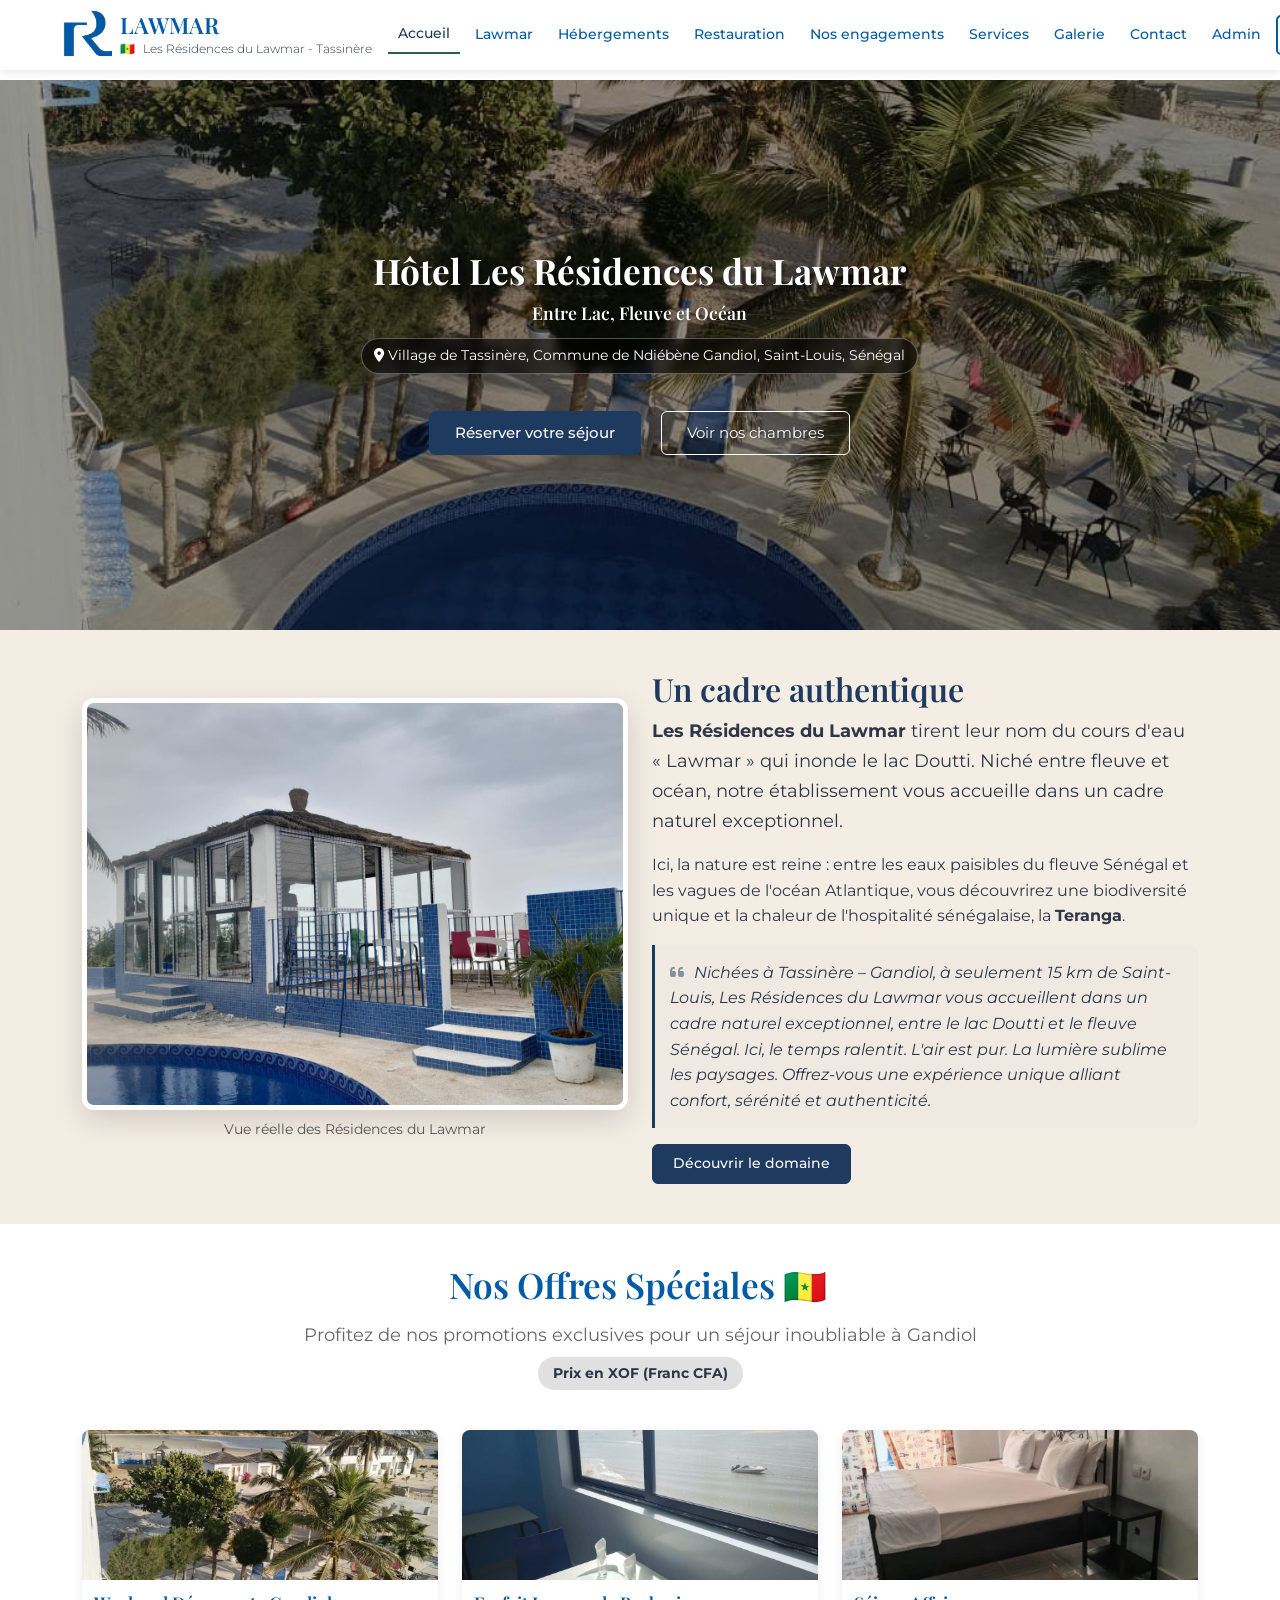
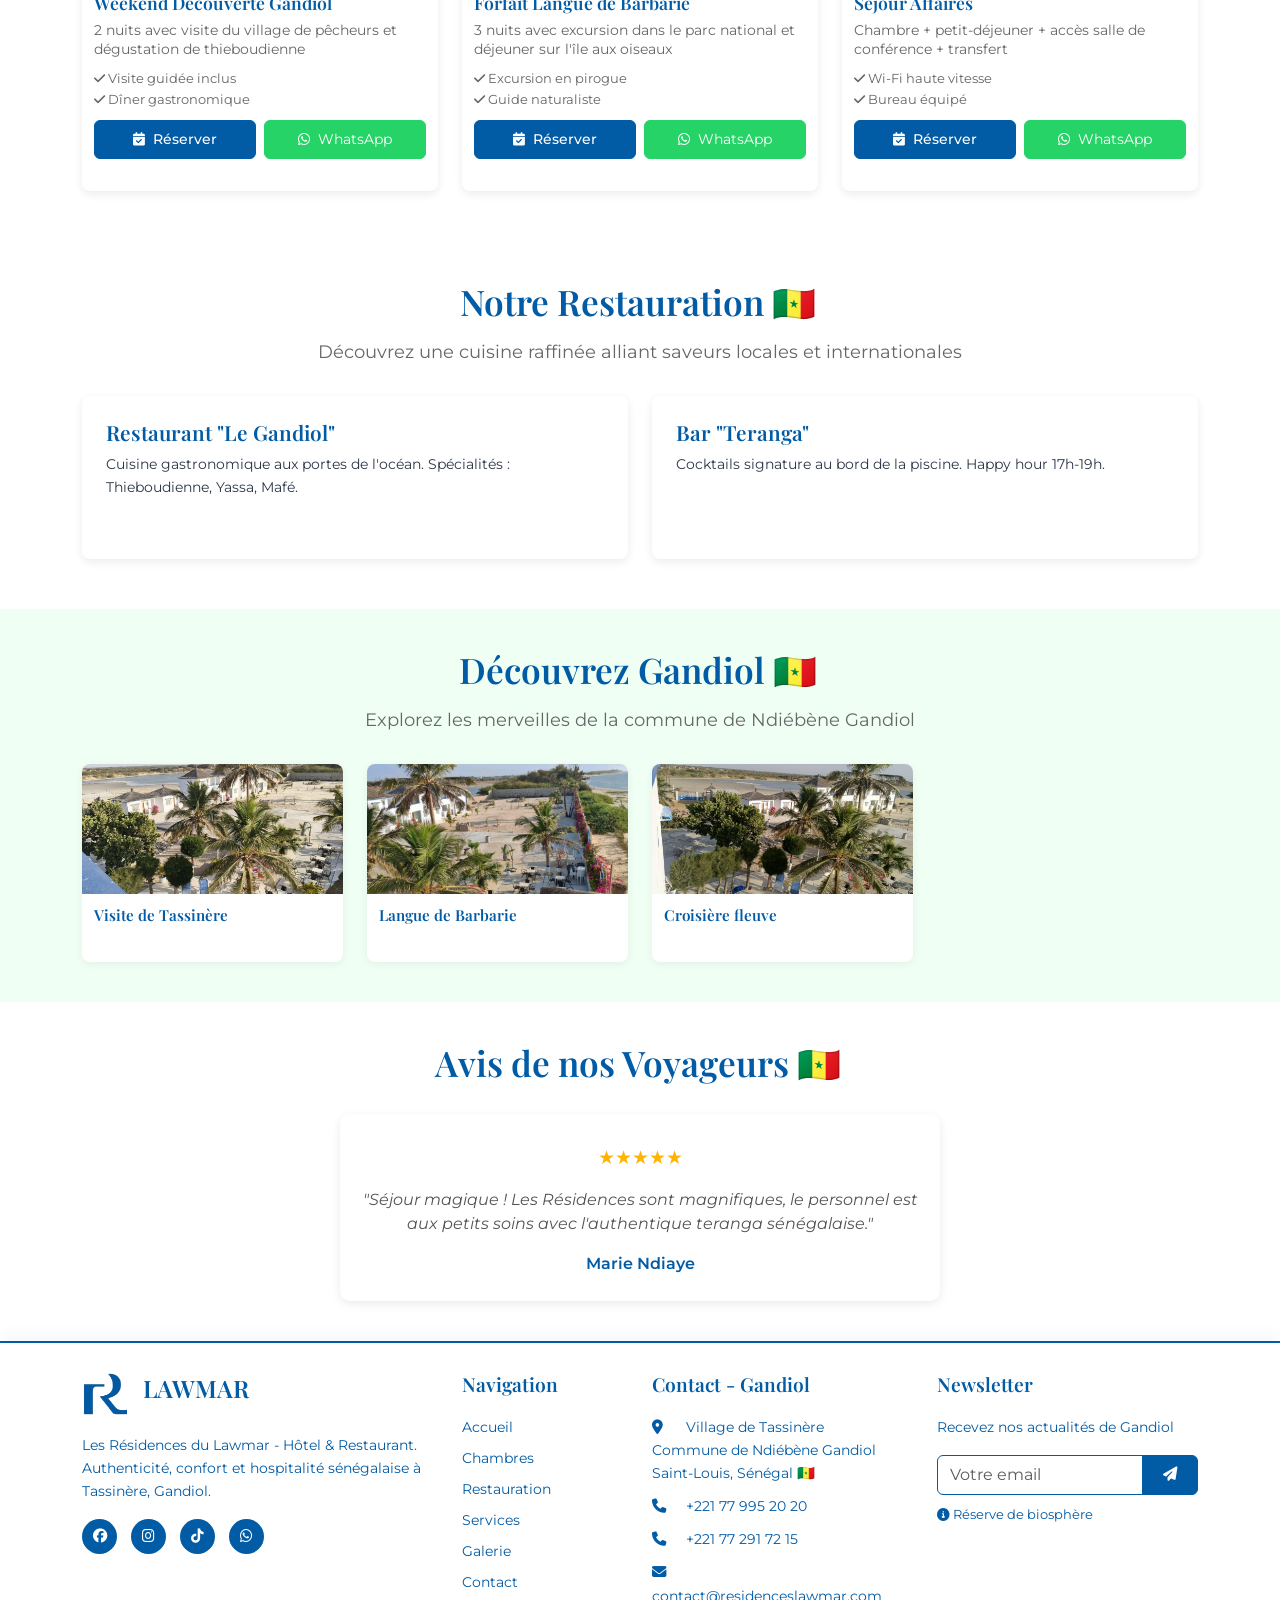
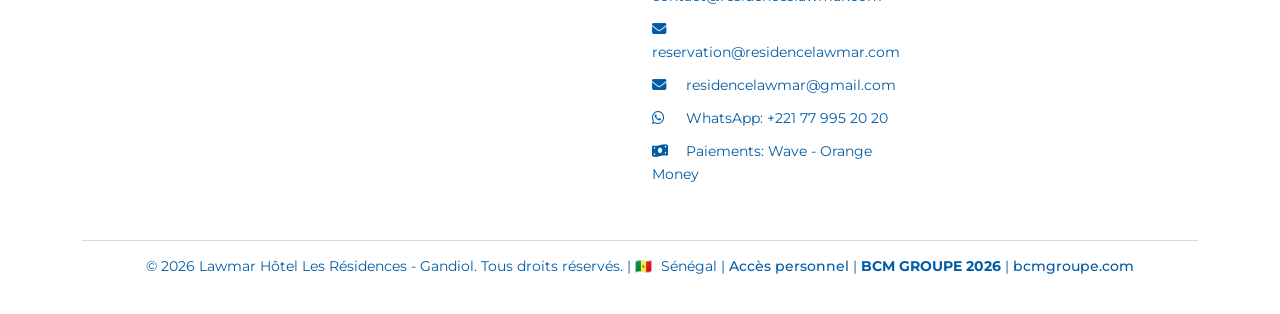
<file: index.html>
<!DOCTYPE html>
<html lang="fr">
<head>
    <meta charset="UTF-8">
    <meta name="viewport" content="width=device-width, initial-scale=1.0">
    <title>Lawmar Hôtel Les Résidences - Saint-Louis, Sénégal 🇸🇳</title>
    <link href="https://cdn.jsdelivr.net/npm/bootstrap@5.3.0-alpha1/dist/css/bootstrap.min.css" rel="stylesheet">
    <link rel="stylesheet" href="https://cdnjs.cloudflare.com/ajax/libs/font-awesome/6.4.0/css/all.min.css">
    <style>
        /* Styles généraux - CONSERVÉS À L'IDENTIQUE */
        :root {
            --primary-color: #025ba5;
            --secondary-color: #e0e0e0;
            --accent-color: #c53030;
            --dark-color: #2d3748;
            --light-color: #f7fafc;
            --light-green: #f0fff4;
           
            --transition: all 0.3s ease;
            --indigo: #1E3A5F;
            --sable: #F4EDE4;
            --vert: #2F5D50;
        }

        * {
            margin: 0;
            padding: 0;
            box-sizing: border-box;
        }

        body {
            font-family: 'Montserrat', sans-serif;
            line-height: 1.6;
            color: var(--dark-color);
            padding-top: 80px;
        }

        h1, h2, h3, h4, h5, h6 {
            font-family: 'Playfair Display', serif;
            font-weight: 600;
        }

        .section-padding {
            padding: 40px 0;
        }

        .bg-light {
            background-color: var(--light-color) !important;
        }

        .btn-primary {
            background-color: var(--primary-color);
            border-color: var(--primary-color);
            padding: 8px 20px;
            font-weight: 500;
            transition: var(--transition);
            font-size: 0.9rem;
        }

        .btn-primary:hover {
            background-color: #024a84;
            border-color: #024a84;
            transform: translateY(-2px);
        }

        .btn-outline-primary {
            color: var(--primary-color);
            border-color: var(--primary-color);
        }

        .btn-outline-primary:hover {
            background-color: var(--primary-color);
            border-color: var(--primary-color);
        }

        .btn-whatsapp {
            background-color: #25D366;
            color: white !important;
            border-color: #25D366;
        }

        .btn-whatsapp:hover {
            background-color: #1da851;
            border-color: #1da851;
            color: white !important;
            transform: translateY(-2px);
        }

        .btn-whatsapp-outline {
            color: #25D366;
            border-color: #25D366;
        }

        .btn-whatsapp-outline:hover {
            background-color: #25D366;
            color: white !important;
            border-color: #25D366;
        }

        /* ===== NAVBAR MODIFIÉE ===== */
        .navbar {
            background-color: white !important;
            box-shadow: 0 2px 10px rgba(0,0,0,0.1);
            padding: 5px 0;
            min-height: 70px;
        }

        .navbar .container {
            position: relative;
            display: flex;
            align-items: center;
            justify-content: space-between;
        }

        .navbar-brand {
            display: flex;
            align-items: center;
            font-weight: 700;
            padding: 0;
            /* Décalage vers la gauche */
            margin-left: -20px;
        }

        .logo-container {
            display: flex;
            align-items: center;
            gap: 8px;
        }

        .logo-image {
            width: 45px;
            height: 45px;
            border-radius: 50%;
            object-fit: cover;
            border: 2px solid var(--secondary-color);
            background-color: white;
        }

        .brand-text {
            display: flex;
            flex-direction: column;
        }

        .hotel-name {
            color: var(--primary-color) !important;
            font-size: 1.4rem;
            margin: 0;
            line-height: 1.2;
        }

        .hotel-subtitle {
            color: var(--dark-color) !important;
            font-size: 0.75rem;
            font-weight: 300;
        }

        /* Restructuration des éléments de navigation */
        .navbar-nav {
            display: flex;
            align-items: center;
            gap: 5px;
        }

        .navbar-nav .nav-link {
            color: var(--primary-color) !important;
            font-weight: 500;
            padding: 6px 10px !important;
            transition: var(--transition);
            font-size: 0.9rem;
            white-space: nowrap;
        }

        .navbar-nav .nav-link:hover,
        .navbar-nav .nav-link.active {
            color: var(--indigo) !important;
            border-bottom: 2px solid var(--vert);
        }

        /* Bouton Réserver stylisé */
        /* Bouton Réserver sans fond bleu */
.btn-reservation {
    background-color: transparent !important;
    color: var(--primary-color) !important;
    border: 2px solid var(--primary-color) !important;
    border-radius: 5px;
    font-weight: 600;
    padding: 6px 15px !important;
    transition: var(--transition);
}

.btn-reservation:hover {
    background-color: var(--primary-color) !important;
    color: white !important;
    transform: translateY(-2px);
}

        /* Dropdown langue */
        .dropdown-menu {
            background-color: white;
            border: 1px solid var(--secondary-color);
        }

        .dropdown-item {
            color: var(--primary-color) !important;
        }

        .dropdown-item:hover {
            background-color: var(--light-color);
            color: var(--indigo) !important;
        }

        /* Ajustements pour mobile */
        @media (max-width: 991px) {
            .navbar .container {
                position: static;
            }
            
            .navbar-brand {
                margin-left: 0;
            }
            
            .navbar-collapse {
                background-color: white;
                padding: 15px;
                border-radius: 8px;
                box-shadow: 0 5px 15px rgba(0,0,0,0.1);
                margin-top: 10px;
            }
            
            .navbar-nav {
                flex-direction: column;
                width: 100%;
            }
            
            .navbar-nav .nav-link {
                padding: 10px 15px !important;
                width: 100%;
                text-align: left;
            }
            
            .btn-reservation {
                margin-left: 0;
                width: 100%;
                text-align: center;
                margin-top: 5px;
            }
            
            .dropdown-menu {
                width: 100%;
                text-align: left;
            }
        }

        /* Styles existants conservés */
        .saint-louis-hero {
            background: url('images/lawmar.jpeg') no-repeat bottom ;
            background-size: cover;
            height: 550px;
            display: flex;
            align-items: center;
            justify-content: center;
            text-align: center;
            margin-top: 0;
            position: relative;
        }

        .saint-louis-hero::before {
            content: '';
            position: absolute;
            top: 0;
            left: 0;
            right: 0;
            bottom: 0;
            background: rgba(0, 0, 0, 0.4);
            z-index: 1;
        }

        .hero-content {
            width: 100%;
            max-width: 800px;
            margin: 0 auto;
            position: relative;
            z-index: 2;
            padding: 0 20px;
        }

        .hero-title {
            color: white;
            font-size: 2.2rem;
            font-weight: 700;
            margin-bottom: 10px;
            text-shadow: 2px 2px 4px rgba(0,0,0,0.5);
        }

        .hero-subtitle {
            color: white;
            font-size: 1.1rem;
            margin-bottom: 15px;
            text-shadow: 1px 1px 3px rgba(0,0,0,0.5);
        }

        .location-badge {
            display: inline-block;
            background-color: rgba(0, 0, 0, 0.6);
            color: white;
            padding: 6px 12px;
            border-radius: 30px;
            font-size: 0.85rem;
            margin-bottom: 15px;
            border: 1px solid rgba(255,255,255,0.3);
            backdrop-filter: blur(5px);
        }

        .btn-hero {
            padding: 10px 25px;
            margin: 5px 8px;
            font-size: 0.95rem;
        }

        .btn-outline-light {
            color: white !important;
            border-color: white !important;
            text-shadow: 1px 1px 2px rgba(0,0,0,0.3);
        }

        .btn-outline-light:hover {
            background-color: rgba(255,255,255,0.2);
            color: white !important;
            border-color: white !important;
        }

        .offer-buttons {
            display: flex;
            gap: 8px;
            margin-top: 10px;
        }

        .offer-buttons .btn {
            flex: 1;
            padding: 8px 12px;
            font-size: 0.85rem;
            white-space: nowrap;
        }

        .section-header {
            text-align: center;
            margin-bottom: 30px;
        }

        .section-header h2 {
            color: var(--primary-color);
            font-size: 2.2rem;
            margin-bottom: 15px;
        }

        .section-header p {
            color: #666;
            font-size: 1.1rem;
            max-width: 700px;
            margin: 0 auto;
        }

        .special-offer-card {
            background: white;
            border-radius: 8px;
            overflow: hidden;
            box-shadow: 0 3px 10px rgba(0,0,0,0.08);
            transition: var(--transition);
            height: 100%;
            margin-bottom: 20px;
        }

        .special-offer-card:hover {
            transform: translateY(-3px);
            box-shadow: 0 8px 20px rgba(0,0,0,0.12);
        }

        .offer-badge {
            position: absolute;
            top: 10px;
            right: 10px;
            background-color: var(--accent-color);
            color: white;
            padding: 4px 12px;
            border-radius: 15px;
            font-weight: 600;
            z-index: 1;
            font-size: 0.8rem;
        }

        .offer-image {
            height: 150px;
            background-size: cover;
            background-position: center;
        }

        .offer-content {
            padding: 12px;
        }

        .offer-content h4 {
            color: var(--primary-color);
            margin-bottom: 6px;
            font-size: 1.1rem;
            line-height: 1.3;
        }

        .offer-content p {
            font-size: 0.85rem;
            color: #666;
            margin-bottom: 10px;
            line-height: 1.4;
        }

        .offer-price {
            margin: 10px 0;
        }

        .old-price {
            text-decoration: line-through;
            color: #999;
            margin-right: 8px;
            font-size: 0.8rem;
        }

        .new-price {
            font-size: 1.2rem;
            font-weight: 700;
            color: var(--primary-color);
        }

        .offer-details {
            font-size: 0.8rem;
            color: #666;
            margin: 8px 0;
        }

        .offer-details small {
            font-size: 0.8rem;
        }

        .senegal-flag-icon {
            display: inline-block;
            margin-right: 5px;
        }
        
        .currency-badge {
            background-color: var(--secondary-color);
            color: var(--dark-color);
            padding: 5px 15px;
            border-radius: 20px;
            font-size: 0.9rem;
            font-weight: bold;
            margin: 10px auto;
            display: inline-block;
        }
        
        .local-attractions {
            background-color: var(--light-green);
        }
        
        .attraction-card {
            background: white;
            border-radius: 8px;
            overflow: hidden;
            transition: var(--transition);
            height: 100%;
            box-shadow: 0 2px 8px rgba(0,0,0,0.06);
            margin-bottom: 20px;
        }
        
        .attraction-card:hover {
            transform: translateY(-3px);
            box-shadow: 0 8px 20px rgba(0,0,0,0.12);
        }
        
        .attraction-image {
            height: 130px;
            background-size: cover;
            background-position: center;
        }
        
        .attraction-card .p-3 {
            padding: 12px !important;
        }
        
        .attraction-card h6 {
            font-size: 0.95rem;
            margin-bottom: 5px;
            color: var(--primary-color);
        }
        
        .attraction-card p.small {
            font-size: 0.8rem;
            margin-bottom: 8px;
        }
        
        .price-display {
            font-weight: bold;
            color: var(--primary-color);
            font-size: 1.1rem;
        }
        
        .price-display::after {
            content: " XOF";
            font-weight: 600;
            color: var(--accent-color);
            font-size: 0.9rem;
        }
        
        .local-culture {
            background: linear-gradient(135deg, var(--primary-color) 0%, #024a84 100%);
            color: white;
            padding: 50px 0;
        }
        
        .culture-item {
            text-align: center;
            padding: 20px;
        }
        
        .culture-icon {
            font-size: 2.5rem;
            margin-bottom: 15px;
            color: var(--secondary-color);
        }

        .restauration-section {
            background: linear-gradient(rgba(255,255,255,0.9), rgba(255,255,255,0.9)), 
                        url('https://images.unsplash.com/photo-1517248135467-4c7edcad34c4?ixlib=rb-4.0.3&auto=format&fit=crop&w=1600&q=80');
            background-size: cover;
            background-position: center;
            padding: 50px 0;
        }
        
        .restauration-card {
            background: white;
            border-radius: 8px;
            overflow: hidden;
            box-shadow: 0 3px 10px rgba(0,0,0,0.08);
            transition: var(--transition);
            height: 100%;
            margin-bottom: 20px;
        }
        
        .restauration-card:hover {
            transform: translateY(-3px);
        }
        
        .restauration-image {
            height: 160px;
            background-size: cover;
            background-position: center;
        }
        
        .dish-price {
            color: var(--accent-color);
            font-weight: bold;
            font-size: 1.1rem;
        }
        
        .restauration-card .p-4 {
            padding: 16px !important;
        }
        
        .restauration-card h3 {
            font-size: 1.3rem;
            margin-bottom: 8px;
            color: var(--primary-color);
        }
        
        .restauration-card .lead {
            font-size: 1rem;
            margin-bottom: 12px;
        }
        
        .restauration-card p {
            font-size: 0.9rem;
        }

        .reviews-carousel {
            position: relative;
            padding: 20px 0;
        }
        
        .review-slide {
            background: white;
            border-radius: 10px;
            padding: 20px;
            box-shadow: 0 3px 10px rgba(0,0,0,0.08);
            height: 100%;
            text-align: center;
            max-width: 600px;
            margin: 0 auto;
        }
        
        .review-avatar-round {
            width: 100px;
            height: 100px;
            border-radius: 50%;
            overflow: hidden;
            margin: 0 auto 15px;
            border: 3px solid var(--secondary-color);
            position: relative;
        }
        
        .review-avatar-round img {
            width: 100%;
            height: 100%;
            object-fit: cover;
        }
        
        .review-stars-round {
            color: #ffb400;
            font-size: 1.2rem;
            margin: 8px 0;
        }
        
        .review-text {
            font-style: italic;
            color: #555;
            margin: 15px 0;
            font-size: 1rem;
            line-height: 1.5;
        }
        
        .review-author {
            font-weight: 600;
            color: var(--primary-color);
            margin-bottom: 5px;
        }
        
        .review-origin {
            color: #666;
            font-size: 0.9rem;
        }
        
        .carousel-indicators {
            bottom: -40px;
        }
        
        .carousel-indicators button {
            background-color: var(--primary-color) !important;
            width: 10px;
            height: 10px;
            border-radius: 50%;
            margin: 0 5px;
            opacity: 0.5;
        }
        
        .carousel-indicators button.active {
            opacity: 1;
        }
        
        .carousel-control-prev,
        .carousel-control-next {
            width: 5%;
            opacity: 0.8;
        }
        
        .carousel-control-prev {
            left: -30px;
        }
        
        .carousel-control-next {
            right: -30px;
        }
        
        .carousel-control-prev-icon,
        .carousel-control-next-icon {
            background-color: var(--primary-color);
            border-radius: 50%;
            padding: 12px;
            background-size: 60%;
        }

        /* Footer en blanc */
        .footer {
            background-color: white !important;
            color: var(--primary-color);
            padding: 30px 0 20px;
            font-size: 0.9rem;
            border-top: 2px solid var(--primary-color);
            box-shadow: 0 -5px 15px rgba(2, 91, 165, 0.05);
        }

        .footer-about h3 {
            color: var(--primary-color) !important;
            font-size: 1.5rem;
            margin-bottom: 15px;
        }

        .footer-links h4,
        .footer-contact h4,
        .footer-newsletter h4 {
            color: var(--primary-color) !important;
            font-size: 1.2rem;
            margin-bottom: 20px;
        }

        .footer-links ul {
            list-style: none;
            padding: 0;
        }

        .footer-links ul li {
            margin-bottom: 8px;
        }

        .footer-links ul li a {
            color: var(--primary-color) !important;
            text-decoration: none;
            transition: var(--transition);
        }

        .footer-links ul li a:hover {
            color: var(--indigo) !important;
            padding-left: 5px;
            border-left: 2px solid var(--vert);
        }

        .footer-contact p {
            margin-bottom: 10px;
            color: var(--primary-color) !important;
        }

        .footer-contact i {
            color: var(--primary-color);
            margin-right: 10px;
            width: 20px;
        }

        .footer-contact i:hover {
            color: var(--indigo);
        }

        .social-links {
            margin-top: 15px;
        }

        .social-links a {
            display: inline-block;
            width: 35px;
            height: 35px;
            background-color: var(--primary-color);
            color: white !important;
            border-radius: 50%;
            text-align: center;
            line-height: 35px;
            margin-right: 10px;
            transition: var(--transition);
        }

        .social-links a:hover {
            background-color: var(--indigo);
            transform: translateY(-3px);
        }

        .footer-newsletter .input-group {
            margin-top: 10px;
        }

        .footer-newsletter .input-group input {
            border: 1px solid var(--primary-color);
            color: var(--dark-color);
        }

        .footer-newsletter .input-group input:focus {
            border-color: var(--vert);
            box-shadow: 0 0 0 0.2rem rgba(47, 93, 80, 0.25);
        }

        .footer-newsletter .btn-primary {
            background-color: var(--primary-color);
            border-color: var(--primary-color);
            color: white;
        }

        .footer-newsletter .btn-primary:hover {
            background-color: var(--indigo);
            border-color: var(--indigo);
            transform: translateY(-2px);
        }

        .footer-bottom {
            border-top: 1px solid rgba(2, 91, 165, 0.2);
            padding-top: 15px;
            margin-top: 20px;
            text-align: center;
            color: var(--primary-color);
            font-size: 0.85rem;
        }

        .footer-bottom a {
            color: var(--primary-color);
            text-decoration: none;
            font-weight: 500;
        }

        .footer-bottom a:hover {
            color: var(--indigo);
            text-decoration: underline;
        }

        .modal-content {
            border-radius: 10px;
            overflow: hidden;
        }

        .modal-header {
            background-color: var(--indigo);
            color: white;
            border-bottom: none;
            padding: 20px;
        }

        .modal-title {
            color: white;
        }

        .btn-close {
            filter: invert(1);
        }

        .about-image {
            width: 100%;
            border-radius: 12px;
            box-shadow: 0 10px 30px rgba(0,0,0,0.15);
            border: 5px solid white;
        }

        .footer-logo-image {
            width: 45px;
            height: 45px;
            object-fit: cover;
            border: none !important;
            border-radius: 0 !important;
            background: transparent !important;
        }

        .authentic-quote {
            font-size: 1rem;
            color: #2d3748;
            font-style: italic;
            border-left: 3px solid #1E3A5F;
            padding-left: 15px;
            margin-top: 15px;
            background-color: rgba(30, 58, 95, 0.02);
            padding: 15px;
            border-radius: 0 8px 8px 0;
        }

        @media (max-width: 768px) {
            body {
                padding-top: 70px;
            }
            
            .navbar {
                padding: 4px 0 !important;
                min-height: 60px;
            }
            
            .navbar-brand {
                margin-left: 0;
            }
            
            .logo-image {
                width: 38px;
                height: 38px;
            }
            
            .hotel-name {
                font-size: 1.2rem !important;
            }
            
            .hotel-subtitle {
                font-size: 0.65rem !important;
            }
            
            .navbar-nav .nav-link {
                padding: 8px 15px !important;
            }
            
            .saint-louis-hero {
                height: 280px !important;
                padding: 0 10px !important;
                margin-top: 0 !important;
            }
            
            .hero-content {
                padding: 15px 10px !important;
            }
            
            .hero-title {
                font-size: 1.4rem !important;
                margin-bottom: 8px !important;
                color: white !important;
            }
            
            .hero-subtitle {
                font-size: 0.9rem !important;
                margin-bottom: 10px !important;
                color: white !important;
            }
            
            .location-badge {
                padding: 5px 10px !important;
                font-size: 0.75rem !important;
                margin-bottom: 10px !important;
                width: auto;
                display: inline-block;
                color: white !important;
                background-color: rgba(0,0,0,0.7) !important;
            }
            
            .hero-buttons-container {
                display: flex !important;
                flex-direction: column !important;
                gap: 8px !important;
                width: 100% !important;
                margin-top: 5px !important;
            }
            
            .btn-hero {
                display: block !important;
                width: 90% !important;
                max-width: 220px !important;
                margin: 0 auto !important;
                padding: 8px 12px !important;
                font-size: 0.8rem !important;
            }
            
            .section-header h2 {
                font-size: 1.8rem;
            }
            
            .section-header p {
                font-size: 1rem;
            }
            
            .offer-image,
            .attraction-image {
                height: 120px;
            }
            
            .restauration-image {
                height: 140px;
            }
            
            .offer-content h4 {
                font-size: 1rem;
            }
            
            .new-price {
                font-size: 1.1rem;
            }
            
            .offer-buttons {
                flex-direction: column;
                gap: 5px;
            }
            
            .offer-buttons .btn {
                font-size: 0.8rem;
                padding: 6px 10px;
            }
            
            .carousel-control-prev {
                left: -15px;
            }
            
            .carousel-control-next {
                right: -15px;
            }
            
            .review-slide {
                padding: 15px;
            }
            
            .review-avatar-round {
                width: 80px;
                height: 80px;
            }
            
            .review-text {
                font-size: 0.9rem;
            }
            
            .footer {
                text-align: center;
            }
            
            .social-links {
                justify-content: center;
                display: flex;
            }
            
            .btn-outline-light {
                color: white !important;
                border-color: white !important;
            }
            
            .footer-logo-image {
                width: 38px;
                height: 38px;
            }
        }
        
        @media (max-width: 576px) {
            body {
                padding-top: 65px;
            }
            
            .navbar {
                min-height: 55px;
            }
            
            .saint-louis-hero {
                height: 240px !important;
            }
            
            .logo-image {
                width: 32px;
                height: 32px;
            }
            
            .hotel-name {
                font-size: 1.1rem !important;
            }
            
            .hero-title {
                font-size: 1.2rem !important;
            }
            
            .hero-subtitle {
                font-size: 0.8rem !important;
            }
            
            .location-badge {
                font-size: 0.7rem !important;
                padding: 4px 8px !important;
            }
            
            .btn-hero {
                padding: 6px 10px !important;
                font-size: 0.75rem !important;
                max-width: 200px !important;
            }
            
            .offer-image,
            .attraction-image {
                height: 100px;
            }
            
            .restauration-image {
                height: 120px;
            }
            
            .offer-content {
                padding: 10px;
            }
            
            .offer-content h4 {
                font-size: 0.95rem;
            }
            
            .new-price {
                font-size: 1rem;
            }
            
            .btn-primary {
                padding: 6px 15px;
                font-size: 0.85rem;
            }
            
            .review-avatar-round {
                width: 70px;
                height: 70px;
            }
            
            .footer-logo-image {
                width: 32px;
                height: 32px;
            }
        }

        @media (max-width: 360px) {
            body {
                padding-top: 60px;
            }
            
            .navbar {
                min-height: 50px;
            }
            
            .saint-louis-hero {
                height: 200px !important;
            }
            
            .logo-image {
                width: 28px;
                height: 28px;
            }
            
            .hotel-name {
                font-size: 1rem !important;
            }
            
            .hero-title {
                font-size: 1rem !important;
            }
            
            .hero-subtitle {
                font-size: 0.7rem !important;
            }
            
            .location-badge {
                font-size: 0.6rem !important;
                padding: 3px 6px !important;
            }
            
            .btn-hero {
                padding: 5px 8px !important;
                font-size: 0.7rem !important;
                max-width: 180px !important;
            }
            
            .offer-buttons .btn {
                font-size: 0.75rem;
                padding: 5px 8px;
            }
            
            .footer-logo-image {
                width: 28px;
                height: 28px;
            }
        }
    </style>
    <link rel="preconnect" href="https://fonts.googleapis.com">
    <link rel="preconnect" href="https://fonts.gstatic.com" crossorigin>
    <link href="https://fonts.googleapis.com/css2?family=Playfair+Display:wght@400;500;600;700&family=Montserrat:wght@300;400;500;600&display=swap" rel="stylesheet">
    <!-- Icon Image -->
     <link rel="shortcut icon" href="images/logo1.png"/>
</head>
<body>
    <!-- Navigation - Logo décalé à gauche et navbar ordonnée -->
    <nav class="navbar navbar-expand-lg fixed-top">
        <div class="container">
            <a class="navbar-brand" href="index.html">
                <div class="logo-container">
                    <img src="images/logo1.png" alt="Logo officiel Les Résidences du Lawmar" class="logo-image" style="border-radius: 0; border: none; background: transparent; width: 50px; height: 50px;" onerror="this.onerror=null; this.src='https://via.placeholder.com/50x50/1E3A5F/ffffff?text=LAWMAR'; this.style.borderRadius='0'; this.style.border='none';">
                    <div class="brand-text">
                        <h1 class="hotel-name" id="hotel-name">LAWMAR</h1>
                        <span class="hotel-subtitle" id="hotel-subtitle">
                            <span class="senegal-flag-icon">🇸🇳</span> Les Résidences du Lawmar - Tassinère
                        </span>
                    </div>
                </div>
            </a>
            <button class="navbar-toggler" type="button" data-bs-toggle="collapse" data-bs-target="#navbarNav">
                <span class="navbar-toggler-icon"></span>
            </button>
            <div class="collapse navbar-collapse" id="navbarNav">
                <ul class="navbar-nav ms-auto">
                    <li class="nav-item">
                        <a class="nav-link active" href="index.html" id="nav-home">Accueil</a>
                    </li>
                    <li class="nav-item">
                        <a class="nav-link" href="Residences.html" id="nav-residences">Lawmar</a>
                    </li>
                    <li class="nav-item">
                        <a class="nav-link" href="chambres.html" id="nav-services">Hébergements</a>
                    </li>
                    <li class="nav-item">
                        <a class="nav-link" href="restauration.html" id="nav-restauration">Restauration</a>
                    </li>
                    <li class="nav-item">
                        <a class="nav-link" href="Engagements.html" id="nav-services">Nos engagements</a>
                    </li><li class="nav-item">
                        <a class="nav-link" href="services.html" id="nav-services">Services</a>
                    </li>
                    <li class="nav-item">
                        <a class="nav-link" href="galerie.html" id="nav-galerie">Galerie</a>
                    </li>
                    
                    <li class="nav-item">
                        <a class="nav-link" href="contact.html" id="nav-contact">Contact</a>
                    </li>
                     <li class="nav-item">
                        <a class="nav-link" href="admin.html" id="nav-admin">Admin</a>
                    </li>
                    <li class="nav-item">
                        <a class="nav-link btn-reservation" href="chambres.html" id="nav-reserver">Réserver</a>
                    </li>
                    <li class="nav-item dropdown">
                        <a class="nav-link dropdown-toggle" href="#" id="languageDropdown" role="button" data-bs-toggle="dropdown">
                            <i class="fas fa-globe"></i> <span id="current-lang">FR</span>
                        </a>
                        <ul class="dropdown-menu">
                            <li><a class="dropdown-item" href="#" onclick="changeLanguage('fr'); return false;">Français</a></li>
                            <li><a class="dropdown-item" href="#" onclick="changeLanguage('en'); return false;">English</a></li>
                        </ul>
                    </li>
                </ul>
            </div>
        </div>
    </nav>

    <!-- Header Saint-Louis -->
    <header class="saint-louis-hero">
        <div class="container hero-content">
            <div class="row justify-content-center">
                <div class="col-lg-10 col-12">
                    <h1 class="hero-title" id="hero-title">Hôtel Les Résidences du Lawmar</h1>
                    <h2 class="hero-subtitle" id="hero-subtitle">Entre Lac, Fleuve et Océan</h2>
                    <div class="location-badge mb-3" id="location-badge">
                        <i class="fas fa-map-marker-alt"></i> Village de Tassinère, Commune de Ndiébène Gandiol, Saint-Louis, Sénégal
                    </div>
                    <div class="hero-buttons-container mt-3">
                        <a href="#offres" class="btn btn-primary btn-hero" style="background-color: #1E3A5F; border-color: #1E3A5F;" id="hero-book">Réserver votre séjour</a>
                        <a href="chambres.html" class="btn btn-outline-light btn-hero" id="hero-rooms">Voir nos chambres</a>
                    </div>
                </div>
            </div>
        </div>
    </header>

    <!-- Section À propos avec fond sable -->
    <section class="section-padding" style="background-color: #F4EDE4;">
        <div class="container">
            <div class="row align-items-center">
                <div class="col-lg-6 mb-4 mb-lg-0">
                    <img src="images/vue5.jpeg" 
                         alt="Vue des Résidences du Lawmar" 
                         class="about-image img-fluid"
                         onerror="this.onerror=null; this.src='https://via.placeholder.com/800x500/F4EDE4/1E3A5F?text=Lawmar+Paysage';">
                    <p class="text-center mt-2 small text-muted" id="about-image-caption">Vue réelle des Résidences du Lawmar</p>
                </div>
                <div class="col-lg-6">
                    <h2 style="color: #1E3A5F;" id="about-title">Un cadre authentique</h2>
                    <p style="font-size: 1.1rem; line-height: 1.7;" id="about-text1">
                        <strong>Les Résidences du Lawmar</strong> tirent leur nom du cours d'eau « Lawmar » qui inonde le lac Doutti. 
                        Niché entre fleuve et océan, notre établissement vous accueille dans un cadre naturel exceptionnel.
                    </p>
                    <p style="font-size: 1rem; color: #2d3748;" id="about-text2">
                        Ici, la nature est reine : entre les eaux paisibles du fleuve Sénégal et les vagues de l'océan Atlantique, 
                        vous découvrirez une biodiversité unique et la chaleur de l'hospitalité sénégalaise, la <strong>Teranga</strong>.
                    </p>
                    <div class="authentic-quote" id="about-quote">
                        <i class="fas fa-quote-left" style="color: #1E3A5F; opacity: 0.5; margin-right: 5px;"></i>
                        Nichées à Tassinère – Gandiol, à seulement 15 km de Saint-Louis, Les Résidences du Lawmar vous accueillent dans un cadre naturel exceptionnel, entre le lac Doutti et le fleuve Sénégal. Ici, le temps ralentit. L'air est pur. La lumière sublime les paysages. Offrez-vous une expérience unique alliant confort, sérénité et authenticité.
                    </div>
                    <a href="#offres" class="btn btn-primary mt-3" style="background-color: #1E3A5F; border-color: #1E3A5F;" id="about-button">Découvrir le domaine</a>
                </div>
            </div>
        </div>
    </section>

    <!-- Offres Spéciales Saint-Louis -->
    <section id="offres" class="section-padding">
        <div class="container">
            <div class="section-header">
                <h2 id="offers-title">Nos Offres Spéciales <span class="senegal-flag-icon">🇸🇳</span></h2>
                <p id="offers-subtitle">Profitez de nos promotions exclusives pour un séjour inoubliable à Gandiol</p>
                <div class="currency-badge mt-2" id="offers-currency">Prix en XOF (Franc CFA)</div>
            </div>
            <div class="row">
                <!-- Offre 1 -->
                <div class="col-md-4 col-6">
                    <div class="special-offer-card">
                        <div class="offer-badge" id="offer1-badge">-20%</div>
                        <div class="offer-image" style="background-image: url('images/lawmar.jpeg')"></div>
                        <div class="offer-content">
                            <h4 id="offer1-title">Weekend Découverte Gandiol</h4>
                            <p id="offer1-desc">2 nuits avec visite du village de pêcheurs et dégustation de thieboudienne</p>
                            
                            <div class="offer-details">
                                <small><i class="fas fa-check"></i> <span id="offer1-detail1">Visite guidée inclus</span></small><br>
                                <small><i class="fas fa-check"></i> <span id="offer1-detail2">Dîner gastronomique</span></small>
                            </div>
                            <div class="offer-buttons">
                                <a href="chambres.html" class="btn btn-primary">
                                    <i class="fas fa-calendar-check me-1"></i> <span id="offer1-btn">Réserver</span>
                                </a>
                                <button class="btn btn-whatsapp" onclick="reserveViaWhatsApp('Weekend Découverte Gandiol', 236000)">
                                    <i class="fab fa-whatsapp me-1"></i> <span id="offer1-wa">WhatsApp</span>
                                </button>
                            </div>
                        </div>
                    </div>
                </div>
                <!-- Offre 2 -->
                <div class="col-md-4 col-6">
                    <div class="special-offer-card">
                        <div class="offer-badge" id="offer2-badge">-15%</div>
                        <div class="offer-image" style="background-image: url('images/vuesurmer.jpeg')"></div>
                        <div class="offer-content">
                            <h4 id="offer2-title">Forfait Langue de Barbarie</h4>
                            <p id="offer2-desc">3 nuits avec excursion dans le parc national et déjeuner sur l'île aux oiseaux</p>
                            
                            <div class="offer-details">
                                <small><i class="fas fa-check"></i> <span id="offer2-detail1">Excursion en pirogue</span></small><br>
                                <small><i class="fas fa-check"></i> <span id="offer2-detail2">Guide naturaliste</span></small>
                            </div>
                            <div class="offer-buttons">
                                <a href="chambres.html" class="btn btn-primary">
                                    <i class="fas fa-calendar-check me-1"></i> <span id="offer2-btn">Réserver</span>
                                </a>
                                <button class="btn btn-whatsapp" onclick="reserveViaWhatsApp('Forfait Langue de Barbarie', 382500)">
                                    <i class="fab fa-whatsapp me-1"></i> <span id="offer2-wa">WhatsApp</span>
                                </button>
                            </div>
                        </div>
                    </div>
                </div>
                <!-- Offre 3 -->
                <div class="col-md-4 col-6">
                    <div class="special-offer-card">
                        <div class="offer-badge" id="offer3-badge">Saison</div>
                        <div class="offer-image" style="background-image: url('images/cham1.jpeg')"></div>
                        <div class="offer-content">
                            <h4 id="offer3-title">Séjour Affaires</h4>
                            <p id="offer3-desc">Chambre + petit-déjeuner + accès salle de conférence + transfert</p>
                            
                            <div class="offer-details">
                                <small><i class="fas fa-check"></i> <span id="offer3-detail1">Wi-Fi haute vitesse</span></small><br>
                                <small><i class="fas fa-check"></i> <span id="offer3-detail2">Bureau équipé</span></small>
                            </div>
                            <div class="offer-buttons">
                                <a href="chambres.html" class="btn btn-primary">
                                    <i class="fas fa-calendar-check me-1"></i> <span id="offer3-btn">Réserver</span>
                                </a>
                                <button class="btn btn-whatsapp" onclick="reserveViaWhatsApp('Séjour Affaires - 120,000 XOF/nuit', 120000)">
                                    <i class="fab fa-whatsapp me-1"></i> <span id="offer3-wa">WhatsApp</span>
                                </button>
                            </div>
                        </div>
                    </div>
                </div>
            </div>
        </div>
    </section>

    <!-- Section Restauration -->
    <section id="restauration" class="section-padding restauration-section">
        <div class="container">
            <div class="section-header">
                <h2 id="resto-title">Notre Restauration <span class="senegal-flag-icon">🇸🇳</span></h2>
                <p id="resto-subtitle">Découvrez une cuisine raffinée alliant saveurs locales et internationales</p>
            </div>
            <div class="row">
                <div class="col-md-6">
                    <div class="restauration-card p-4">
                        <h3 id="resto-restaurant">Restaurant "Le Gandiol"</h3>
                        <p id="resto-desc1">Cuisine gastronomique aux portes de l'océan. Spécialités : Thieboudienne, Yassa, Mafé.</p>
                    </div>
                </div>
                <div class="col-md-6">
                    <div class="restauration-card p-4">
                        <h3 id="resto-bar">Bar "Teranga"</h3>
                        <p id="resto-desc2">Cocktails signature au bord de la piscine. Happy hour 17h-19h.</p>
                    </div>
                </div>
            </div>
        </div>
    </section>

    <!-- Attractions Locales -->
    <section class="section-padding local-attractions">
        <div class="container">
            <div class="section-header">
                <h2 id="attractions-title">Découvrez Gandiol <span class="senegal-flag-icon">🇸🇳</span></h2>
                <p id="attractions-subtitle">Explorez les merveilles de la commune de Ndiébène Gandiol</p>
            </div>
            <div class="row">
                <div class="col-md-3 col-6">
                    <div class="attraction-card">
                        <div class="attraction-image" style="background-image: url('images/vue1.jpeg')"></div>
                        <div class="p-3">
                            <h6 id="attraction1">Visite de Tassinère</h6>
                            
                        </div>
                    </div>
                </div>
                <div class="col-md-3 col-6">
                    <div class="attraction-card">
                        <div class="attraction-image" style="background-image: url('images/vue8.jpeg')"></div>
                        <div class="p-3">
                            <h6 id="attraction2">Langue de Barbarie</h6>
                            
                        </div>
                    </div>
                </div>
                <div class="col-md-3 col-6">
                    <div class="attraction-card">
                        <div class="attraction-image" style="background-image: url('images/vue3.jpeg')"></div>
                        <div class="p-3">
                            <h6 id="attraction3">Croisière fleuve</h6>
                            
                        </div>
                    </div>
                </div>
                
            </div>
        </div>
    </section>

    <!-- Avis Clients -->
    <section class="section-padding">
        <div class="container">
            <div class="section-header">
                <h2 id="reviews-title">Avis de nos Voyageurs <span class="senegal-flag-icon">🇸🇳</span></h2>
            </div>
            <div class="row justify-content-center">
                <div class="col-lg-8">
                    <div class="review-slide">
                        <div class="review-stars-round">★★★★★</div>
                        <p class="review-text" id="review-text">"Séjour magique ! Les Résidences sont magnifiques, le personnel est aux petits soins avec l'authentique teranga sénégalaise."</p>
                        <div class="review-author" id="review-author">Marie Ndiaye</div>
                    </div>
                </div>
            </div>
        </div>
    </section>

    <!-- Footer -->
    <footer class="footer">
        <div class="container">
            <div class="row">
                <div class="col-lg-4 col-md-6 mb-4">
                    <div class="footer-about">
                        <div class="d-flex align-items-center gap-3 mb-3">
                            <img src="images/logo1.png" alt="Logo Lawmar" class="footer-logo-image" onerror="this.style.display='none';">
                            <h3>LAWMAR</h3>
                        </div>
                        <p id="footer-about">Les Résidences du Lawmar - Hôtel & Restaurant. Authenticité, confort et hospitalité sénégalaise à Tassinère, Gandiol.</p>
                        <div class="social-links">
                            <a href="https://facebook.com/lawmar.gandiol" target="_blank"><i class="fab fa-facebook"></i></a>
                            <a href="https://instagram.com/lawmar.gandiol" target="_blank"><i class="fab fa-instagram"></i></a>
                            <a href="https://tiktok.com/@lawmar.gandiol" target="_blank"><i class="fab fa-tiktok"></i></a>
                            <a href="https://wa.me/221779952020" target="_blank"><i class="fab fa-whatsapp"></i></a>
                        </div>
                    </div>
                </div>
                <div class="col-lg-2 col-md-6 mb-4">
                    <div class="footer-links">
                        <h4 id="footer-nav">Navigation</h4>
                        <ul>
                            <li><a href="index.html" id="footer-home">Accueil</a></li>
                            <li><a href="chambres.html" id="footer-rooms">Chambres</a></li>
                            <li><a href="restauration.html" id="footer-resto">Restauration</a></li>
                            <li><a href="services.html" id="footer-services">Services</a></li>
                            <li><a href="galerie.html" id="footer-gallery">Galerie</a></li>
                            <li><a href="contact.html" id="footer-contact">Contact</a></li>
                        </ul>
                    </div>
                </div>
                <div class="col-lg-3 col-md-6 mb-4">
                    <div class="footer-contact">
                        <h4 id="footer-contact-title">Contact - Gandiol</h4>
                        <p><i class="fas fa-map-marker-alt"></i> <span id="footer-address">Village de Tassinère<br>Commune de Ndiébène Gandiol<br>Saint-Louis, Sénégal 🇸🇳</span></p>
                        <p><i class="fas fa-phone"></i> +221 77 995 20 20</p>
                        <p><i class="fas fa-phone"></i> +221 77 291 72 15</p>
                        <p><i class="fas fa-envelope"></i> contact@residenceslawmar.com</p>
                        <p><i class="fas fa-envelope"></i> reservation@residencelawmar.com</p>
                        <p><i class="fas fa-envelope"></i> residencelawmar@gmail.com</p>
                        <p><i class="fab fa-whatsapp"></i> <span id="footer-wa">WhatsApp: +221 77 995 20 20</span></p>
                        <p><i class="fas fa-money-bill-wave"></i> <span id="footer-payments">Paiements: Wave - Orange Money</span></p>
                    </div>
                </div>
                <div class="col-lg-3 col-md-6 mb-4">
                    <div class="footer-newsletter">
                        <h4 id="footer-newsletter-title">Newsletter</h4>
                        <p id="footer-newsletter-text">Recevez nos actualités de Gandiol</p>
                        <form id="newsletter-form">
                            <div class="input-group">
                                <input type="email" class="form-control" placeholder="Votre email" id="newsletter-input">
                                <button class="btn btn-primary" type="submit"><i class="fas fa-paper-plane"></i></button>
                            </div>
                        </form>
                        <div class="mt-2">
                            <small><i class="fas fa-info-circle"></i> <span id="footer-biophere">Réserve de biosphère</span></small>
                        </div>
                    </div>
                </div>
            </div>
            <div class="footer-bottom">
                <p>&copy; 2026 Lawmar Hôtel Les Résidences - Gandiol. <span id="footer-rights">Tous droits réservés.</span> | 
                   <span class="senegal-flag-icon">🇸🇳</span> Sénégal | 
                   <a href="#" data-bs-toggle="modal" data-bs-target="#adminLoginModal" id="footer-admin">Accès personnel</a> | 
                   <strong>BCM GROUPE 2026</strong> | <a href="https://bcmgroupe.com" target="_blank">bcmgroupe.com</a>
                </p>
            </div>
        </div>
    </footer>

    <!-- Modal Admin -->
    <div class="modal fade" id="adminLoginModal" tabindex="-1">
        <div class="modal-dialog">
            <div class="modal-content">
                <div class="modal-header">
                    <h5 class="modal-title" id="admin-title">Connexion personnel</h5>
                    <button type="button" class="btn-close btn-close-white" data-bs-dismiss="modal"></button>
                </div>
                <div class="modal-body">
                    <form id="admin-login-form">
                        <div class="mb-3">
                            <label for="admin-email" class="form-label" id="admin-email-label">Email</label>
                            <input type="email" class="form-control" id="admin-email" required>
                        </div>
                        <div class="mb-3">
                            <label for="admin-password" class="form-label" id="admin-password-label">Mot de passe</label>
                            <input type="password" class="form-control" id="admin-password" required>
                        </div>
                        <div class="mb-3">
                            <select class="form-select" id="admin-role">
                                <option value="reception" id="admin-role-reception">Réceptionniste</option>
                                <option value="serveur" id="admin-role-serveur">Serveur</option>
                                <option value="cuisine" id="admin-role-cuisine">Cuisine</option>
                                <option value="guide" id="admin-role-guide">Guide touristique</option>
                                <option value="manager" id="admin-role-manager">Manager</option>
                            </select>
                        </div>
                        <button type="submit" class="btn btn-primary w-100" id="admin-login-btn">Se connecter</button>
                    </form>
                </div>
            </div>
        </div>
    </div>

    <!-- Scripts -->
    <script src="https://cdn.jsdelivr.net/npm/bootstrap@5.3.0-alpha1/dist/js/bootstrap.bundle.min.js"></script>
    <script>
        const WHATSAPP_NUMBER = "221779952020";
        
        // Dictionnaire de traduction
        const translations = {
            fr: {
                // Navigation
                'hotel-name': 'LAWMAR',
                'hotel-subtitle': 'Les Résidences du Lawmar - Tassinère',
                'nav-home': 'Accueil',
                'nav-residences': 'Résidences',
                'nav-restauration': 'Restauration',
                'nav-services': 'Services',
                'nav-galerie': 'Galerie',
                'nav-contact': 'Contact',
                'nav-admin': 'Admin',
                'nav-reserver': 'Réserver',
                'current-lang': 'FR',
                
                // Hero
                'hero-title': 'Hôtel Les Résidences du Lawmar',
                'hero-subtitle': 'Entre Lac, Fleuve et Océan',
                'location-badge': 'Village de Tassinère, Commune de Ndiébène Gandiol, Saint-Louis, Sénégal',
                'hero-book': 'Réserver votre séjour',
                'hero-rooms': 'Voir nos chambres',
                
                // About
                'about-image-caption': 'Vue réelle des Résidences du Lawmar',
                'about-title': 'Un cadre authentique',
                'about-text1': '<strong>Les Résidences du Lawmar</strong> tirent leur nom du cours d\'eau « Lawmar » qui inonde le lac Doutti. Niché entre fleuve et océan, notre établissement vous accueille dans un cadre naturel exceptionnel.',
                'about-text2': 'Ici, la nature est reine : entre les eaux paisibles du fleuve Sénégal et les vagues de l\'océan Atlantique, vous découvrirez une biodiversité unique et la chaleur de l\'hospitalité sénégalaise, la <strong>Teranga</strong>.',
                'about-quote': 'Nichées à Tassinère – Gandiol, à seulement 15 km de Saint-Louis, Les Résidences du Lawmar vous accueillent dans un cadre naturel exceptionnel, entre le lac Doutti et le fleuve Sénégal. Ici, le temps ralentit. L\'air est pur. La lumière sublime les paysages. Offrez-vous une expérience unique alliant confort, sérénité et authenticité.',
                'about-button': 'Découvrir le domaine',
                
                // Offers
                'offers-title': 'Nos Offres Spéciales 🇸🇳',
                'offers-subtitle': 'Profitez de nos promotions exclusives pour un séjour inoubliable à Gandiol',
                'offers-currency': 'Prix en XOF (Franc CFA)',
                'offer1-badge': '-20%',
                'offer1-title': 'Weekend Découverte Gandiol',
                'offer1-desc': '2 nuits avec visite du village de pêcheurs et dégustation de thieboudienne',
                'offer1-detail1': 'Visite guidée inclus',
                'offer1-detail2': 'Dîner gastronomique',
                'offer1-btn': 'Réserver',
                'offer1-wa': 'WhatsApp',
                'offer2-badge': '-15%',
                'offer2-title': 'Forfait Langue de Barbarie',
                'offer2-desc': '3 nuits avec excursion dans le parc national et déjeuner sur l\'île aux oiseaux',
                'offer2-detail1': 'Excursion en pirogue',
                'offer2-detail2': 'Guide naturaliste',
                'offer2-btn': 'Réserver',
                'offer2-wa': 'WhatsApp',
                'offer3-badge': 'Saison',
                'offer3-title': 'Séjour Affaires',
                'offer3-desc': 'Chambre + petit-déjeuner + accès salle de conférence + transfert',
                'offer3-night': '/nuit',
                'offer3-detail1': 'Wi-Fi haute vitesse',
                'offer3-detail2': 'Bureau équipé',
                'offer3-btn': 'Réserver',
                'offer3-wa': 'WhatsApp',
                
                // Restauration
                'resto-title': 'Notre Restauration 🇸🇳',
                'resto-subtitle': 'Découvrez une cuisine raffinée alliant saveurs locales et internationales',
                'resto-restaurant': 'Restaurant "Le Gandiol"',
                'resto-desc1': 'Cuisine gastronomique aux portes de l\'océan. Spécialités : Thieboudienne, Yassa, Mafé.',
                'resto-bar': 'Bar "Teranga"',
                'resto-desc2': 'Cocktails signature au bord de la piscine. Happy hour 17h-19h.',
                
                // Attractions
                'attractions-title': 'Découvrez Gandiol 🇸🇳',
                'attractions-subtitle': 'Explorez les merveilles de la commune de Ndiébène Gandiol',
                'attraction1': 'Visite de Tassinère',
                'attraction2': 'Langue de Barbarie',
                'attraction3': 'Croisière fleuve',
                'attraction4': 'Atelier cuisine',
                
                // Reviews
                'reviews-title': 'Avis de nos Voyageurs 🇸🇳',
                'review-text': '"Séjour magique ! Les Résidences sont magnifiques, le personnel est aux petits soins avec l\'authentique teranga sénégalaise."',
                'review-author': 'Marie Ndiaye',
                
                // Footer
                'footer-about': 'Les Résidences du Lawmar - Hôtel & Restaurant. Authenticité, confort et hospitalité sénégalaise à Tassinère, Gandiol.',
                'footer-nav': 'Navigation',
                'footer-home': 'Accueil',
                'footer-rooms': 'Chambres',
                'footer-resto': 'Restauration',
                'footer-services': 'Services',
                'footer-gallery': 'Galerie',
                'footer-contact': 'Contact',
                'footer-contact-title': 'Contact - Gandiol',
                'footer-address': 'Village de Tassinère<br>Commune de Ndiébène Gandiol<br>Saint-Louis, Sénégal 🇸🇳',
                'footer-wa': 'WhatsApp: +221 77 995 20 20',
                'footer-payments': 'Paiements: Wave - Orange Money',
                'footer-newsletter-title': 'Newsletter',
                'footer-newsletter-text': 'Recevez nos actualités de Gandiol',
                'newsletter-input': 'Votre email',
                'footer-biophere': 'Réserve de biosphère',
                'footer-rights': 'Tous droits réservés.',
                'footer-admin': 'Accès personnel',
                
                // Admin modal
                'admin-title': 'Connexion personnel',
                'admin-email-label': 'Email',
                'admin-password-label': 'Mot de passe',
                'admin-role-reception': 'Réceptionniste',
                'admin-role-serveur': 'Serveur',
                'admin-role-cuisine': 'Cuisine',
                'admin-role-guide': 'Guide touristique',
                'admin-role-manager': 'Manager',
                'admin-login-btn': 'Se connecter'
            },
            en: {
                // Navigation
                'hotel-name': 'LAWMAR',
                'hotel-subtitle': 'Les Résidences du Lawmar - Tassinère',
                'nav-home': 'Home',
                'nav-residences': 'Residences',
                'nav-restauration': 'Restaurant',
                'nav-services': 'Services',
                'nav-galerie': 'Gallery',
                'nav-contact': 'Contact',
                'nav-admin': 'Admin',
                'nav-reserver': 'Book now',
                'current-lang': 'EN',
                
                // Hero
                'hero-title': 'Lawmar Hotel Les Résidences',
                'hero-subtitle': 'Between Lake, River and Ocean',
                'location-badge': 'Tassinère Village, Ndiébène Gandiol Commune, Saint-Louis, Senegal',
                'hero-book': 'Book your stay',
                'hero-rooms': 'View our rooms',
                
                // About
                'about-image-caption': 'Real view of Les Résidences du Lawmar',
                'about-title': 'An authentic setting',
                'about-text1': '<strong>Les Résidences du Lawmar</strong> take their name from the "Lawmar" watercourse that floods Lake Doutti. Nestled between river and ocean, our establishment welcomes you in an exceptional natural setting.',
                'about-text2': 'Here, nature is queen: between the peaceful waters of the Senegal River and the waves of the Atlantic Ocean, you will discover unique biodiversity and the warmth of Senegalese hospitality, <strong>Teranga</strong>.',
                'about-quote': 'Nestled in Tassinère – Gandiol, just 15 km from Saint-Louis, Les Résidences du Lawmar welcomes you in an exceptional natural setting, between Lake Doutti and the Senegal River. Here, time slows down. The air is pure. The light enhances the landscapes. Treat yourself to a unique experience combining comfort, serenity and authenticity.',
                'about-button': 'Discover the estate',
                
                // Offers
                'offers-title': 'Our Special Offers 🇸🇳',
                'offers-subtitle': 'Take advantage of our exclusive promotions for an unforgettable stay in Gandiol',
                'offers-currency': 'Prices in XOF (CFA Franc)',
                'offer1-badge': '-20%',
                'offer1-title': 'Gandiol Discovery Weekend',
                'offer1-desc': '2 nights with visit to the fishing village and thieboudienne tasting',
                'offer1-detail1': 'Guided tour included',
                'offer1-detail2': 'Gourmet dinner',
                'offer1-btn': 'Book',
                'offer1-wa': 'WhatsApp',
                'offer2-badge': '-15%',
                'offer2-title': 'Langue de Barbarie Package',
                'offer2-desc': '3 nights with excursion to the national park and lunch on Bird Island',
                'offer2-detail1': 'Canoe excursion',
                'offer2-detail2': 'Naturalist guide',
                'offer2-btn': 'Book',
                'offer2-wa': 'WhatsApp',
                'offer3-badge': 'Season',
                'offer3-title': 'Business Stay',
                'offer3-desc': 'Room + breakfast + conference room access + transfer',
                'offer3-night': '/night',
                'offer3-detail1': 'High-speed Wi-Fi',
                'offer3-detail2': 'Equipped desk',
                'offer3-btn': 'Book',
                'offer3-wa': 'WhatsApp',
                
                // Restauration
                'resto-title': 'Our Restaurant 🇸🇳',
                'resto-subtitle': 'Discover refined cuisine combining local and international flavors',
                'resto-restaurant': 'Restaurant "Le Gandiol"',
                'resto-desc1': 'Gourmet cuisine at the gateway to the ocean. Specialties: Thieboudienne, Yassa, Mafé.',
                'resto-bar': 'Bar "Teranga"',
                'resto-desc2': 'Signature cocktails by the pool. Happy hour 5pm-7pm.',
                
                // Attractions
                'attractions-title': 'Discover Gandiol 🇸🇳',
                'attractions-subtitle': 'Explore the wonders of the Ndiébène Gandiol commune',
                'attraction1': 'Tassinère Visit',
                'attraction2': 'Langue de Barbarie',
                'attraction3': 'River Cruise',
                'attraction4': 'Cooking Workshop',
                
                // Reviews
                'reviews-title': 'Traveler Reviews 🇸🇳',
                'review-text': '"Magical stay! The Residences are magnificent, the staff is very attentive with authentic Senegalese teranga."',
                'review-author': 'Marie Ndiaye',
                
                // Footer
                'footer-about': 'Les Résidences du Lawmar - Hotel & Restaurant. Authenticity, comfort and Senegalese hospitality in Tassinère, Gandiol.',
                'footer-nav': 'Navigation',
                'footer-home': 'Home',
                'footer-rooms': 'Rooms',
                'footer-resto': 'Restaurant',
                'footer-services': 'Services',
                'footer-gallery': 'Gallery',
                'footer-contact': 'Contact',
                'footer-contact-title': 'Contact - Gandiol',
                'footer-address': 'Tassinère Village<br>Ndiébène Gandiol Commune<br>Saint-Louis, Senegal 🇸🇳',
                'footer-wa': 'WhatsApp: +221 77 995 20 20',
                'footer-payments': 'Payments: Wave - Orange Money',
                'footer-newsletter-title': 'Newsletter',
                'footer-newsletter-text': 'Receive our news from Gandiol',
                'newsletter-input': 'Your email',
                'footer-biophere': 'Biosphere reserve',
                'footer-rights': 'All rights reserved.',
                'footer-admin': 'Staff access',
                
                // Admin modal
                'admin-title': 'Staff login',
                'admin-email-label': 'Email',
                'admin-password-label': 'Password',
                'admin-role-reception': 'Receptionist',
                'admin-role-serveur': 'Waiter',
                'admin-role-cuisine': 'Kitchen',
                'admin-role-guide': 'Tour guide',
                'admin-role-manager': 'Manager',
                'admin-login-btn': 'Sign in'
            }
        };

        function changeLanguage(lang) {
            for (let key in translations[lang]) {
                let element = document.getElementById(key);
                if (element) {
                    if (key === 'about-text1' || key === 'about-text2' || key === 'about-quote' || key === 'footer-address') {
                        element.innerHTML = translations[lang][key];
                    } else {
                        element.textContent = translations[lang][key];
                    }
                }
            }
            
            document.getElementById('newsletter-input').placeholder = translations[lang]['newsletter-input'];
            document.documentElement.lang = lang;
            console.log('Langue changée en ' + lang);
        }
        
        function reserveViaWhatsApp(offerName, price) {
            const message = `Bonjour Lawmar Hôtel, je suis intéressé par l'offre : ${offerName} à ${price} XOF.`;
            window.open(`https://wa.me/${WHATSAPP_NUMBER}?text=${encodeURIComponent(message)}`,'_blank');
        }

        document.getElementById('admin-login-form')?.addEventListener('submit', function(e) {
            e.preventDefault();
            alert('Connexion réussie !');
            bootstrap.Modal.getInstance(document.getElementById('adminLoginModal')).hide();
        });

        document.getElementById('newsletter-form')?.addEventListener('submit', function(e) {
            e.preventDefault();
            alert('Merci pour votre inscription !');
            this.reset();
        });
    </script>
</body>
</html>
</file>
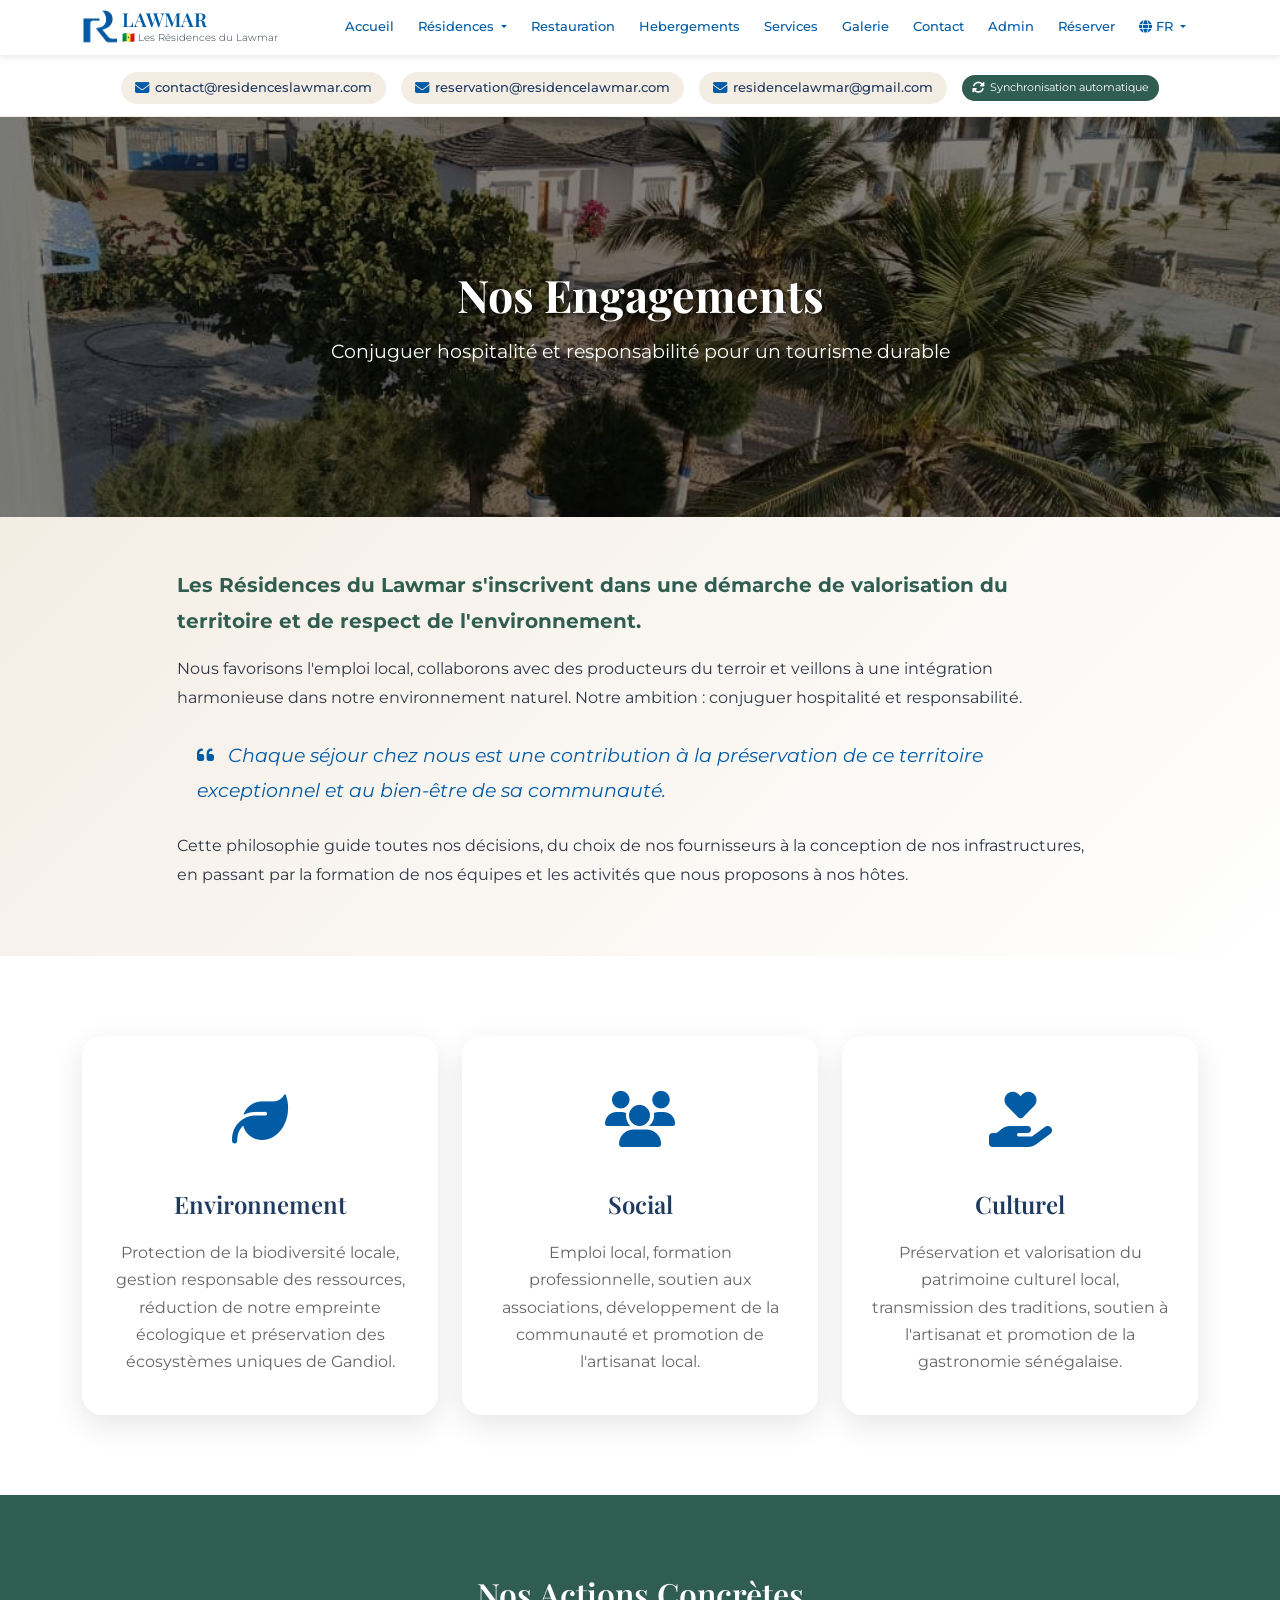
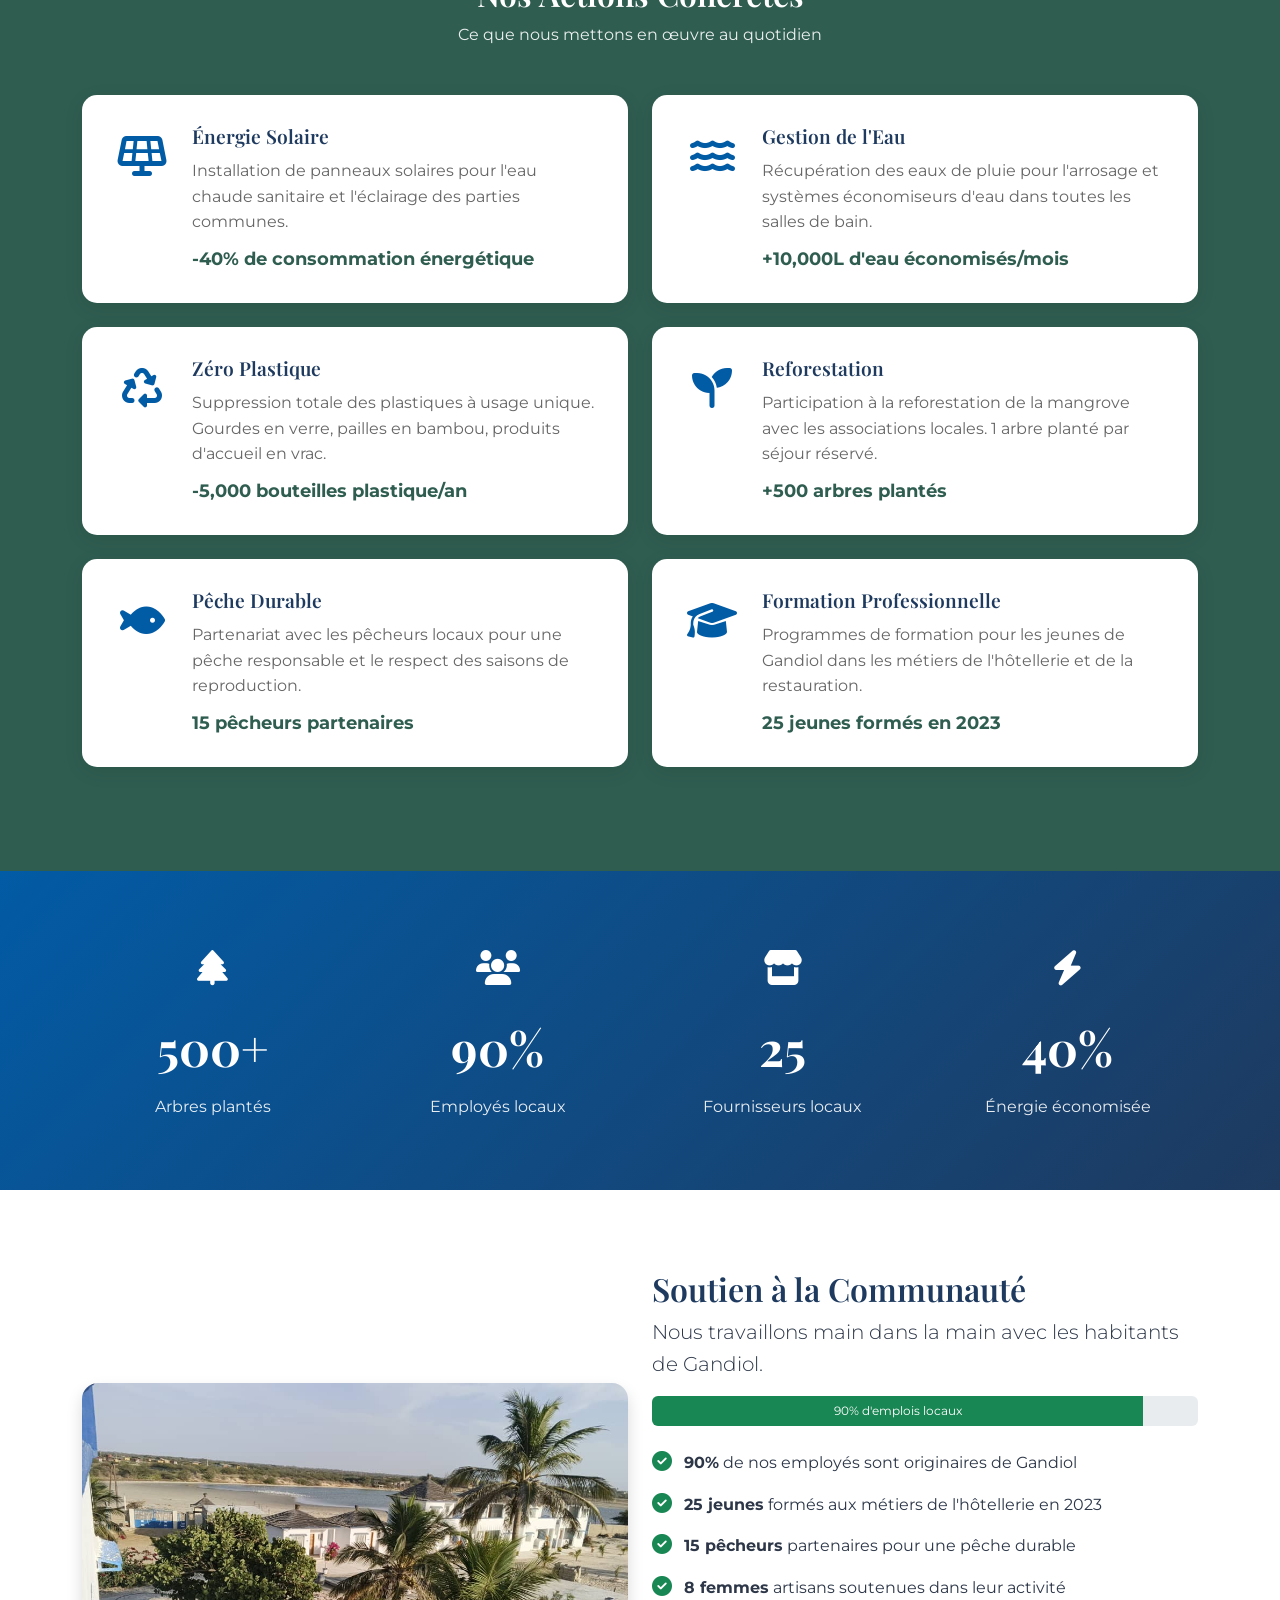
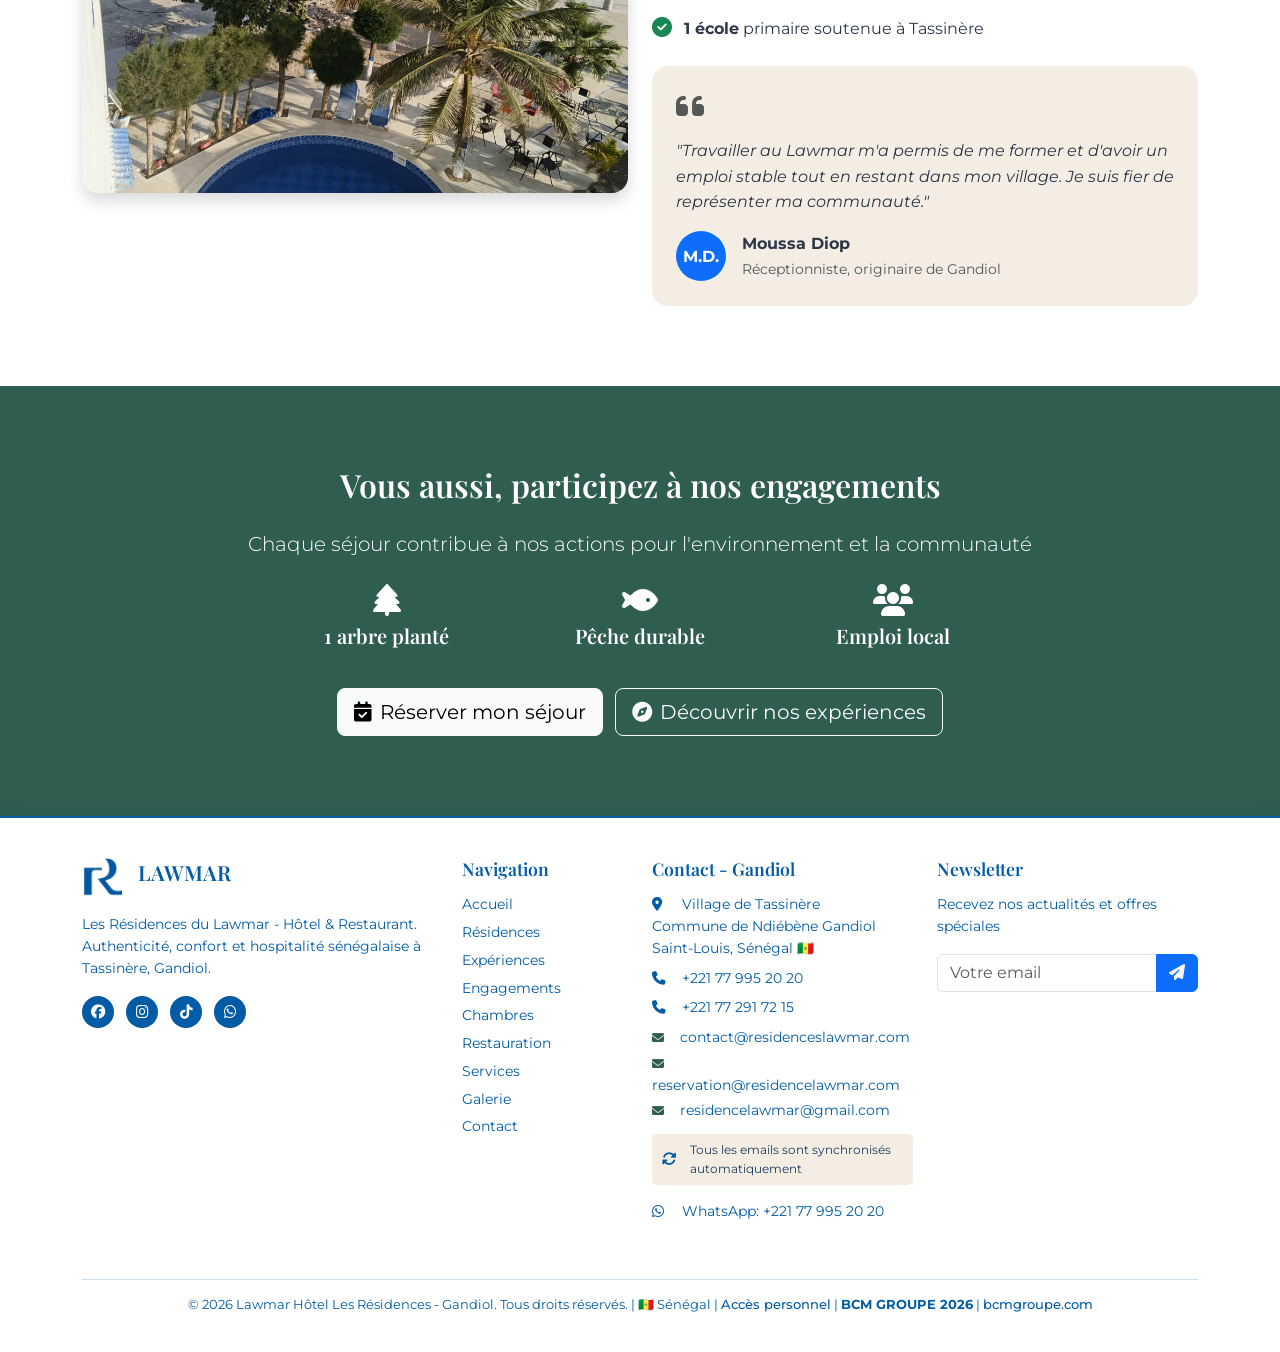
<file: Engagements.html>
<!DOCTYPE html>
<html lang="fr">
<head>
    <meta charset="UTF-8">
    <meta name="viewport" content="width=device-width, initial-scale=1.0">
    <title>Nos Engagements - Lawmar Hôtel Les Résidences | Saint-Louis, Sénégal</title>
    <link href="https://cdn.jsdelivr.net/npm/bootstrap@5.3.0-alpha1/dist/css/bootstrap.min.css" rel="stylesheet">
    <link rel="stylesheet" href="https://cdnjs.cloudflare.com/ajax/libs/font-awesome/6.4.0/css/all.min.css">
    <!-- Icon Image -->
     <link rel="shortcut icon" href="images/logo1.png"/>
    <style>
        :root {
            --primary-color: #025ba5;
            --secondary-color: #e0e0e0;
            --accent-color: #c53030;
            --dark-color: #2d3748;
            --light-color: #f7fafc;
            --light-green: #f0fff4;
            
            --transition: all 0.3s ease;
            --indigo: #1E3A5F;
            --sable: #F4EDE4;
            --vert: #2F5D50;
           
            --earth: #8B4513;
            --ocean: #006994;
        }

        * {
            margin: 0;
            padding: 0;
            box-sizing: border-box;
        }

        body {
            font-family: 'Montserrat', sans-serif;
            line-height: 1.6;
            color: var(--dark-color);
            padding-top: 60px;
        }

        h1, h2, h3, h4, h5, h6 {
            font-family: 'Playfair Display', serif;
            font-weight: 600;
        }

        .section-padding {
            padding: 80px 0;
        }

        .bg-sable {
            background-color: var(--sable) !important;
        }

        .bg-vert {
            background-color: var(--vert) !important;
            color: white;
        }

        /* Navigation réduite */
        .navbar {
            background-color: white !important;
            box-shadow: 0 2px 8px rgba(0,0,0,0.1);
            padding: 2px 0;
            min-height: 55px;
        }

        .navbar-brand {
            display: flex;
            align-items: center;
            font-weight: 700;
            padding: 0;
        }

        .logo-container {
            display: flex;
            align-items: center;
            gap: 5px;
        }

        .logo-image {
            width: 35px;
            height: 35px;
            object-fit: cover;
            border: 1px solid var(--secondary-color);
            background-color: white;
        }

        .brand-text {
            display: flex;
            flex-direction: column;
        }

        .hotel-name {
            color: var(--primary-color) !important;
            font-size: 1.2rem;
            margin: 0;
            line-height: 1.1;
        }

        .hotel-subtitle {
            color: var(--dark-color) !important;
            font-size: 0.65rem;
            font-weight: 300;
        }

        .navbar-nav .nav-link {
            color: var(--primary-color) !important;
            font-weight: 500;
            padding: 4px 10px !important;
            margin: 0 2px;
            transition: var(--transition);
            font-size: 0.8rem;
        }

        .navbar-nav .nav-link:hover,
        .navbar-nav .nav-link.active {
            color: var(--indigo) !important;
            border-bottom: 2px solid var(--vert);
        }

        .btn-reservation {
            background-color: var(--yellow-color) !important;
            color: var(--primary-color) !important;
            border-radius: 5px;
            font-weight: 600;
            padding: 4px 12px !important;
            border: none;
            font-size: 0.8rem !important;
        }

        /* Section des emails professionnels */
        .emails-section {
            background: white;
            padding: 12px 0;
            border-bottom: 1px solid var(--sable);
        }
        
        .emails-container {
            display: flex;
            flex-wrap: wrap;
            justify-content: center;
            gap: 15px;
            align-items: center;
        }
        
        .email-item {
            display: flex;
            align-items: center;
            gap: 6px;
            padding: 6px 14px;
            background: var(--sable);
            border-radius: 50px;
            transition: var(--transition);
        }
        
        .email-item:hover {
            transform: translateY(-2px);
            box-shadow: 0 5px 15px rgba(0,0,0,0.1);
            background: #e8e0d5;
        }
        
        .email-item i {
            font-size: 0.9rem;
            color: var(--primary-color);
        }
        
        .email-item a {
            color: var(--indigo);
            text-decoration: none;
            font-size: 0.8rem;
            font-weight: 500;
        }
        
        .email-item a:hover {
            color: var(--primary-color);
            text-decoration: underline;
        }
        
        .email-sync-badge {
            background: var(--vert);
            color: white;
            padding: 4px 10px;
            border-radius: 30px;
            font-size: 0.7rem;
            display: inline-flex;
            align-items: center;
            gap: 5px;
        }
        
        .email-sync-badge i {
            color: var(--yellow-color);
            font-size: 0.8rem;
        }

        /* Hero Section réduite */
        .engagements-hero {
            background: linear-gradient(rgba(0,0,0,0.5), rgba(0,0,0,0.5)), url('images/lawmar.jpeg') no-repeat center center;
            background-size: cover;
            background-position: center;
            height: 400px;
            display: flex;
            align-items: center;
            justify-content: center;
            text-align: center;
            color: white;
        }

        .hero-title {
            font-size: 2.8rem;
            font-weight: 700;
            margin-bottom: 15px;
            text-shadow: 2px 2px 4px rgba(0,0,0,0.5);
        }

        .hero-subtitle {
            font-size: 1.2rem;
            max-width: 800px;
            margin: 0 auto;
        }

        /* Section Engagement avec le nouveau texte */
        .engagement-philosophy {
            background: linear-gradient(135deg, var(--sable) 0%, white 100%);
            padding: 50px 0;
            position: relative;
        }

        .philosophy-text {
            font-size: 1rem;
            line-height: 1.8;
            color: var(--dark-color);
        }

        .philosophy-quote {
            font-size: 1.2rem;
            font-style: italic;
            color: var(--primary-color);
            border-left: 4px solid var(--teranga);
            padding-left: 20px;
            margin: 25px 0;
        }

        /* Cartes d'engagement */
        .engagement-card {
            background: white;
            border-radius: 20px;
            padding: 40px 30px;
            box-shadow: 0 10px 30px rgba(0,0,0,0.1);
            transition: var(--transition);
            height: 100%;
            text-align: center;
            position: relative;
            overflow: hidden;
        }

        .engagement-card::before {
            content: '';
            position: absolute;
            top: 0;
            left: 0;
            right: 0;
            height: 5px;
            background: linear-gradient(90deg, var(--primary-color), var(--vert), var(--teranga));
        }

        .engagement-card:hover {
            transform: translateY(-15px);
            box-shadow: 0 20px 40px rgba(0,0,0,0.15);
        }

        .engagement-icon {
            font-size: 3.5rem;
            color: var(--primary-color);
            margin-bottom: 25px;
            transition: transform 0.3s ease;
        }

        .engagement-card:hover .engagement-icon {
            transform: scale(1.1);
        }

        .engagement-card h3 {
            color: var(--indigo);
            margin-bottom: 20px;
            font-size: 1.5rem;
        }

        .engagement-card p {
            color: #666;
            line-height: 1.7;
            margin-bottom: 0;
        }

        /* Nos actions concrètes */
        .action-card {
            background: white;
            border-radius: 15px;
            padding: 30px;
            box-shadow: 0 5px 20px rgba(0,0,0,0.08);
            transition: var(--transition);
            height: 100%;
            display: flex;
            align-items: flex-start;
            gap: 20px;
        }

        .action-card:hover {
            transform: translateX(10px);
            box-shadow: 0 15px 30px rgba(0,0,0,0.12);
        }

        .action-icon {
            font-size: 2.5rem;
            color: var(--primary-color);
            min-width: 60px;
            text-align: center;
        }

        .action-content h4 {
            color: var(--indigo);
            margin-bottom: 10px;
            font-size: 1.2rem;
        }

        .action-content p {
            color: #666;
            margin-bottom: 10px;
            line-height: 1.6;
        }

        .action-stats {
            font-weight: 700;
            color: var(--vert);
            font-size: 1.1rem;
        }

        /* Stats */
        .stats-section {
            background: linear-gradient(135deg, var(--primary-color), var(--indigo));
            color: white;
            padding: 50px 0;
        }

        .stat-item {
            text-align: center;
            padding: 20px;
        }

        .stat-number {
            font-size: 3rem;
            font-weight: 700;
            margin-bottom: 8px;
            font-family: 'Playfair Display', serif;
        }

        .stat-label {
            font-size: 1rem;
            opacity: 0.9;
        }

        .stat-icon {
            font-size: 2.2rem;
            margin-bottom: 12px;
            color: var(--yellow-color);
        }

        /* Footer avec emails */
        .footer {
            background-color: white !important;
            color: var(--primary-color);
            padding: 40px 0 20px;
            font-size: 0.85rem;
            border-top: 2px solid var(--primary-color);
            box-shadow: 0 -5px 15px rgba(2, 91, 165, 0.05);
        }

        .footer-about h3 {
            color: var(--primary-color) !important;
            font-size: 1.3rem;
            margin-bottom: 12px;
        }

        .footer-links h4,
        .footer-contact h4,
        .footer-newsletter h4 {
            color: var(--primary-color) !important;
            font-size: 1.1rem;
            margin-bottom: 15px;
        }

        .footer-links ul {
            list-style: none;
            padding: 0;
        }

        .footer-links ul li {
            margin-bottom: 6px;
        }

        .footer-links ul li a {
            color: var(--primary-color) !important;
            text-decoration: none;
            transition: var(--transition);
            font-size: 0.85rem;
        }

        .footer-links ul li a:hover {
            color: var(--indigo) !important;
            padding-left: 5px;
            border-left: 2px solid var(--vert);
        }

        .footer-contact p {
            margin-bottom: 8px;
            color: var(--primary-color) !important;
            font-size: 0.85rem;
        }

        .footer-contact i {
            color: var(--primary-color);
            margin-right: 8px;
            width: 18px;
        }

        .footer-contact .email-list {
            display: flex;
            flex-direction: column;
            gap: 4px;
            margin-top: 5px;
        }
        
        .footer-contact .email-list a {
            color: var(--primary-color);
            text-decoration: none;
            font-size: 0.85rem;
            transition: var(--transition);
            display: inline-block;
        }
        
        .footer-contact .email-list a:hover {
            color: var(--vert);
            text-decoration: underline;
            transform: translateX(3px);
        }
        
        .footer-contact .email-list i {
            font-size: 0.75rem;
            margin-right: 6px;
            color: var(--vert);
        }
        
        .email-sync-note {
            background: var(--sable);
            border-radius: 5px;
            padding: 6px 10px;
            margin-top: 12px;
            font-size: 0.75rem;
            color: var(--indigo);
            display: flex;
            align-items: center;
            gap: 6px;
        }
        
        .email-sync-note i {
            color: var(--primary-color);
            font-size: 0.9rem;
        }

        .social-links {
            margin-top: 12px;
        }

        .social-links a {
            display: inline-block;
            width: 32px;
            height: 32px;
            background-color: var(--primary-color);
            color: white !important;
            border-radius: 50%;
            text-align: center;
            line-height: 32px;
            margin-right: 8px;
            transition: var(--transition);
            font-size: 0.9rem;
        }

        .social-links a:hover {
            background-color: var(--indigo);
            transform: translateY(-3px);
        }

        .footer-bottom {
            border-top: 1px solid rgba(2, 91, 165, 0.2);
            padding-top: 15px;
            margin-top: 25px;
            text-align: center;
            color: var(--primary-color);
            font-size: 0.8rem;
        }

        .footer-bottom a {
            color: var(--primary-color);
            text-decoration: none;
            font-weight: 500;
        }

        .footer-bottom a:hover {
            color: var(--indigo);
            text-decoration: underline;
        }

        .footer-logo-image {
            width: 40px;
            height: 40px;
            object-fit: cover;
            border: none !important;
            border-radius: 0 !important;
            background: transparent !important;
        }

        @media (max-width: 768px) {
            body {
                padding-top: 55px;
            }
            
            .navbar {
                min-height: 50px;
            }
            
            .logo-image {
                width: 30px;
                height: 30px;
            }
            
            .hotel-name {
                font-size: 1rem;
            }
            
            .hotel-subtitle {
                font-size: 0.6rem;
            }
            
            .engagements-hero {
                height: 300px;
            }
            
            .hero-title {
                font-size: 2rem;
            }
            
            .hero-subtitle {
                font-size: 1rem;
            }

            .emails-container {
                flex-direction: column;
                gap: 8px;
            }

            .action-card {
                flex-direction: column;
                text-align: center;
                gap: 10px;
            }

            .action-icon {
                margin: 0 auto;
            }

            .stat-number {
                font-size: 2.2rem;
            }
            
            .footer-contact .email-list {
                align-items: center;
            }
            
            .footer-logo-image {
                width: 35px;
                height: 35px;
            }
        }
    </style>
    <link rel="preconnect" href="https://fonts.googleapis.com">
    <link rel="preconnect" href="https://fonts.gstatic.com" crossorigin>
    <link href="https://fonts.googleapis.com/css2?family=Playfair+Display:wght@400;500;600;700&family=Montserrat:wght@300;400;500;600&display=swap" rel="stylesheet">
</head>
<body>
    <!-- Navigation réduite -->
    <nav class="navbar navbar-expand-lg fixed-top">
        <div class="container">
            <a class="navbar-brand" href="index.html">
                <div class="logo-container">
                    <img src="images/logo1.png" alt="Logo officiel Les Résidences du Lawmar" class="logo-image" style="border-radius: 0; border: none; background: transparent;" onerror="this.onerror=null; this.src='https://via.placeholder.com/35x35/1E3A5F/ffffff?text=LAWMAR';">
                    <div class="brand-text">
                        <h1 class="hotel-name" id="nav-hotel-name">LAWMAR</h1>
                        <span class="hotel-subtitle" id="nav-hotel-subtitle">
                            <span class="senegal-flag-icon">🇸🇳</span> Les Résidences du Lawmar
                        </span>
                    </div>
                </div>
            </a>
            <button class="navbar-toggler" type="button" data-bs-toggle="collapse" data-bs-target="#navbarNav">
                <span class="navbar-toggler-icon"></span>
            </button>
            <div class="collapse navbar-collapse" id="navbarNav">
                <ul class="navbar-nav ms-auto">
                    <li class="nav-item">
                        <a class="nav-link" href="index.html" id="nav-home">Accueil</a>
                    </li>
                    <li class="nav-item dropdown">
                        <a class="nav-link dropdown-toggle" href="#" id="residencesDropdown" role="button" data-bs-toggle="dropdown" data-i18n="nav-residences">
                            Résidences
                        </a>
                        <ul class="dropdown-menu">
                            <li><a class="dropdown-item" href="residences.html" id="nav-our-residences">Lawmar</a></li>
                            <li><hr class="dropdown-divider"></li>
                            <li><a class="dropdown-item" href="experiences.html" id="nav-experiences">Expériences</a></li>
                            <li><a class="dropdown-item active" href="engagements.html" id="nav-commitments">Engagements</a></li>
                        </ul>
                    </li>
                    
                    <li class="nav-item">
                        <a class="nav-link" href="restauration.html" id="nav-restaurant">Restauration</a>
                    </li>
                    <li class="nav-item">
                        <a class="nav-link" href="chambres.html" id="nav-services">Hebergements</a>
                    </li>
                    <li class="nav-item">
                        <a class="nav-link" href="services.html" id="nav-services">Services</a>
                    </li>
                    
                    <li class="nav-item">
                        <a class="nav-link" href="galerie.html" id="nav-gallery">Galerie</a>
                    </li>
                    <li class="nav-item">
                        <a class="nav-link" href="contact.html" id="nav-contact">Contact</a>
                    </li>
                    <li class="nav-item">
                        <a class="nav-link" href="admin.html" id="nav-admin">Admin</a>
                    </li>
                    <li class="nav-item">
                        <a class="nav-link btn-reservation" href="chambres.html" id="nav-book">Réserver</a>
                    </li>
                    <li class="nav-item dropdown">
                        <a class="nav-link dropdown-toggle" href="#" id="languageDropdown" role="button" data-bs-toggle="dropdown">
                            <i class="fas fa-globe"></i> <span id="current-lang">FR</span>
                        </a>
                        <ul class="dropdown-menu">
                            <li><a class="dropdown-item" href="#" onclick="changeLanguage('fr'); return false;">Français</a></li>
                            <li><a class="dropdown-item" href="#" onclick="changeLanguage('en'); return false;">English</a></li>
                        </ul>
                    </li>
                </ul>
            </div>
        </div>
    </nav>

    <!-- Section des emails professionnels -->
    <section class="emails-section">
        <div class="container">
            <div class="emails-container">
                <div class="email-item">
                    <i class="fas fa-envelope"></i>
                    <a href="mailto:contact@residenceslawmar.com">contact@residenceslawmar.com</a>
                </div>
                <div class="email-item">
                    <i class="fas fa-envelope"></i>
                    <a href="mailto:reservation@residencelawmar.com">reservation@residencelawmar.com</a>
                </div>
                <div class="email-item">
                    <i class="fas fa-envelope"></i>
                    <a href="mailto:residencelawmar@gmail.com">residencelawmar@gmail.com</a>
                </div>
                <div class="email-sync-badge" id="email-sync-badge">
                    <i class="fas fa-sync-alt"></i> <span id="sync-text">Synchronisation automatique</span>
                </div>
            </div>
        </div>
    </section>

    <!-- Hero Section réduite -->
    <section class="engagements-hero">
        <div class="container text-center">
            <h1 class="hero-title" id="hero-title">Nos Engagements</h1>
            <p class="hero-subtitle" id="hero-subtitle">Conjuguer hospitalité et responsabilité pour un tourisme durable</p>
        </div>
    </section>

    <!-- Introduction avec le nouveau texte -->
    <section class="engagement-philosophy">
        <div class="container">
            <div class="row justify-content-center">
                <div class="col-lg-10">
                    <div class="philosophy-text">
                        <p class="lead fw-bold" style="color: var(--vert);" id="philosophy-intro">
                            Les Résidences du Lawmar s'inscrivent dans une démarche de valorisation du territoire et de respect de l'environnement.
                        </p>
                        
                        <p id="philosophy-text1">
                            Nous favorisons l'emploi local, collaborons avec des producteurs du terroir et veillons à une intégration harmonieuse dans notre environnement naturel. Notre ambition : conjuguer hospitalité et responsabilité.
                        </p>
                        
                        <div class="philosophy-quote" id="philosophy-quote">
                            <i class="fas fa-quote-left me-2" style="color: var(--teranga);"></i>
                            Chaque séjour chez nous est une contribution à la préservation de ce territoire exceptionnel et au bien-être de sa communauté.
                        </div>
                        
                        <p id="philosophy-text2">
                            Cette philosophie guide toutes nos décisions, du choix de nos fournisseurs à la conception de nos infrastructures, en passant par la formation de nos équipes et les activités que nous proposons à nos hôtes.
                        </p>
                    </div>
                </div>
            </div>
        </div>
    </section>

    <!-- 3 piliers d'engagement -->
    <section class="section-padding">
        <div class="container">
            <div class="row g-4">
                <div class="col-md-4">
                    <div class="engagement-card">
                        <div class="engagement-icon">
                            <i class="fas fa-leaf"></i>
                        </div>
                        <h3 id="pillar1-title">Environnement</h3>
                        <p id="pillar1-text">Protection de la biodiversité locale, gestion responsable des ressources, réduction de notre empreinte écologique et préservation des écosystèmes uniques de Gandiol.</p>
                    </div>
                </div>
                <div class="col-md-4">
                    <div class="engagement-card">
                        <div class="engagement-icon">
                            <i class="fas fa-users"></i>
                        </div>
                        <h3 id="pillar2-title">Social</h3>
                        <p id="pillar2-text">Emploi local, formation professionnelle, soutien aux associations, développement de la communauté et promotion de l'artisanat local.</p>
                    </div>
                </div>
                <div class="col-md-4">
                    <div class="engagement-card">
                        <div class="engagement-icon">
                            <i class="fas fa-hand-holding-heart"></i>
                        </div>
                        <h3 id="pillar3-title">Culturel</h3>
                        <p id="pillar3-text">Préservation et valorisation du patrimoine culturel local, transmission des traditions, soutien à l'artisanat et promotion de la gastronomie sénégalaise.</p>
                    </div>
                </div>
            </div>
        </div>
    </section>

    <!-- Nos actions concrètes -->
    <section class="section-padding bg-vert">
        <div class="container">
            <div class="section-header text-center mb-5">
                <h2 style="color: white;" id="actions-title">Nos Actions Concrètes</h2>
                <p style="color: rgba(255,255,255,0.9);" id="actions-subtitle">Ce que nous mettons en œuvre au quotidien</p>
            </div>
            <div class="row">
                <div class="col-lg-6 mb-4">
                    <div class="action-card">
                        <div class="action-icon">
                            <i class="fas fa-solar-panel"></i>
                        </div>
                        <div class="action-content">
                            <h4 id="action1-title">Énergie Solaire</h4>
                            <p id="action1-text">Installation de panneaux solaires pour l'eau chaude sanitaire et l'éclairage des parties communes.</p>
                            <div class="action-stats" id="action1-stats">-40% de consommation énergétique</div>
                        </div>
                    </div>
                </div>
                <div class="col-lg-6 mb-4">
                    <div class="action-card">
                        <div class="action-icon">
                            <i class="fas fa-water"></i>
                        </div>
                        <div class="action-content">
                            <h4 id="action2-title">Gestion de l'Eau</h4>
                            <p id="action2-text">Récupération des eaux de pluie pour l'arrosage et systèmes économiseurs d'eau dans toutes les salles de bain.</p>
                            <div class="action-stats" id="action2-stats">+10,000L d'eau économisés/mois</div>
                        </div>
                    </div>
                </div>
                <div class="col-lg-6 mb-4">
                    <div class="action-card">
                        <div class="action-icon">
                            <i class="fas fa-recycle"></i>
                        </div>
                        <div class="action-content">
                            <h4 id="action3-title">Zéro Plastique</h4>
                            <p id="action3-text">Suppression totale des plastiques à usage unique. Gourdes en verre, pailles en bambou, produits d'accueil en vrac.</p>
                            <div class="action-stats" id="action3-stats">-5,000 bouteilles plastique/an</div>
                        </div>
                    </div>
                </div>
                <div class="col-lg-6 mb-4">
                    <div class="action-card">
                        <div class="action-icon">
                            <i class="fas fa-seedling"></i>
                        </div>
                        <div class="action-content">
                            <h4 id="action4-title">Reforestation</h4>
                            <p id="action4-text">Participation à la reforestation de la mangrove avec les associations locales. 1 arbre planté par séjour réservé.</p>
                            <div class="action-stats" id="action4-stats">+500 arbres plantés</div>
                        </div>
                    </div>
                </div>
                <div class="col-lg-6 mb-4">
                    <div class="action-card">
                        <div class="action-icon">
                            <i class="fas fa-fish"></i>
                        </div>
                        <div class="action-content">
                            <h4 id="action5-title">Pêche Durable</h4>
                            <p id="action5-text">Partenariat avec les pêcheurs locaux pour une pêche responsable et le respect des saisons de reproduction.</p>
                            <div class="action-stats" id="action5-stats">15 pêcheurs partenaires</div>
                        </div>
                    </div>
                </div>
                <div class="col-lg-6 mb-4">
                    <div class="action-card">
                        <div class="action-icon">
                            <i class="fas fa-graduation-cap"></i>
                        </div>
                        <div class="action-content">
                            <h4 id="action6-title">Formation Professionnelle</h4>
                            <p id="action6-text">Programmes de formation pour les jeunes de Gandiol dans les métiers de l'hôtellerie et de la restauration.</p>
                            <div class="action-stats" id="action6-stats">25 jeunes formés en 2023</div>
                        </div>
                    </div>
                </div>
            </div>
        </div>
    </section>

    <!-- Chiffres clés -->
    <section class="stats-section">
        <div class="container">
            <div class="row">
                <div class="col-md-3 col-6">
                    <div class="stat-item">
                        <div class="stat-icon"><i class="fas fa-tree"></i></div>
                        <div class="stat-number" id="stat1-number">500+</div>
                        <div class="stat-label" id="stat1-label">Arbres plantés</div>
                    </div>
                </div>
                <div class="col-md-3 col-6">
                    <div class="stat-item">
                        <div class="stat-icon"><i class="fas fa-users"></i></div>
                        <div class="stat-number" id="stat2-number">90%</div>
                        <div class="stat-label" id="stat2-label">Employés locaux</div>
                    </div>
                </div>
                <div class="col-md-3 col-6">
                    <div class="stat-item">
                        <div class="stat-icon"><i class="fas fa-store"></i></div>
                        <div class="stat-number" id="stat3-number">25</div>
                        <div class="stat-label" id="stat3-label">Fournisseurs locaux</div>
                    </div>
                </div>
                <div class="col-md-3 col-6">
                    <div class="stat-item">
                        <div class="stat-icon"><i class="fas fa-bolt"></i></div>
                        <div class="stat-number" id="stat4-number">40%</div>
                        <div class="stat-label" id="stat4-label">Énergie économisée</div>
                    </div>
                </div>
            </div>
        </div>
    </section>

    <!-- Engagement local détaillé -->
    <section class="section-padding">
        <div class="container">
            <div class="row align-items-center">
                <div class="col-lg-6 mb-4 mb-lg-0">
                    <img src="images/vue2.jpeg" alt="Communauté locale" class="img-fluid rounded-4 shadow">
                </div>
                <div class="col-lg-6">
                    <h2 style="color: var(--indigo);" id="community-title">Soutien à la Communauté</h2>
                    <p class="lead" id="community-subtitle">Nous travaillons main dans la main avec les habitants de Gandiol.</p>
                    
                    <div class="progress mb-4" style="height: 30px;">
                        <div class="progress-bar bg-success" role="progressbar" style="width: 90%;" aria-valuenow="90" aria-valuemin="0" aria-valuemax="100" id="progress-label">90% d'emplois locaux</div>
                    </div>
                    
                    <ul class="list-unstyled" id="community-list">
                        <li class="mb-3" id="community-item1">
                            <i class="fas fa-check-circle text-success me-2 fs-5"></i>
                            <strong>90%</strong> de nos employés sont originaires de Gandiol
                        </li>
                        <li class="mb-3" id="community-item2">
                            <i class="fas fa-check-circle text-success me-2 fs-5"></i>
                            <strong>25 jeunes</strong> formés aux métiers de l'hôtellerie en 2023
                        </li>
                        <li class="mb-3" id="community-item3">
                            <i class="fas fa-check-circle text-success me-2 fs-5"></i>
                            <strong>15 pêcheurs</strong> partenaires pour une pêche durable
                        </li>
                        <li class="mb-3" id="community-item4">
                            <i class="fas fa-check-circle text-success me-2 fs-5"></i>
                            <strong>8 femmes</strong> artisans soutenues dans leur activité
                        </li>
                        <li class="mb-3" id="community-item5">
                            <i class="fas fa-check-circle text-success me-2 fs-5"></i>
                            <strong>1 école</strong> primaire soutenue à Tassinère
                        </li>
                    </ul>

                    <!-- Témoignage local -->
                    <div class="bg-sable p-4 rounded-4 mt-4">
                        <i class="fas fa-quote-left fa-2x text-muted mb-3"></i>
                        <p class="fst-italic" id="testimonial-text">"Travailler au Lawmar m'a permis de me former et d'avoir un emploi stable tout en restant dans mon village. Je suis fier de représenter ma communauté."</p>
                        <div class="d-flex align-items-center">
                            <div class="rounded-circle bg-primary text-white d-flex align-items-center justify-content-center" style="width: 50px; height: 50px;">
                                <span class="fw-bold">M.D.</span>
                            </div>
                            <div class="ms-3">
                                <strong id="testimonial-name">Moussa Diop</strong>
                                <br>
                                <small class="text-muted" id="testimonial-role">Réceptionniste, originaire de Gandiol</small>
                            </div>
                        </div>
                    </div>
                </div>
            </div>
        </div>
    </section>

    <!-- Call to Action - Participez à nos engagements -->
    <section class="section-padding bg-vert text-white">
        <div class="container text-center">
            <h2 class="mb-4" id="cta-title">Vous aussi, participez à nos engagements</h2>
            <p class="lead mb-4" id="cta-subtitle">Chaque séjour contribue à nos actions pour l'environnement et la communauté</p>
            <div class="row justify-content-center">
                <div class="col-md-8">
                    <div class="row">
                        <div class="col-4">
                            <div class="mb-3">
                                <i class="fas fa-tree fa-2x mb-2"></i>
                                <h5 id="cta-icon1">1 arbre planté</h5>
                            </div>
                        </div>
                        <div class="col-4">
                            <div class="mb-3">
                                <i class="fas fa-fish fa-2x mb-2"></i>
                                <h5 id="cta-icon2">Pêche durable</h5>
                            </div>
                        </div>
                        <div class="col-4">
                            <div class="mb-3">
                                <i class="fas fa-users fa-2x mb-2"></i>
                                <h5 id="cta-icon3">Emploi local</h5>
                            </div>
                        </div>
                    </div>
                </div>
            </div>
            <div class="mt-4">
                <a href="residences.html" class="btn btn-light btn-lg me-2" id="cta-button1">
                    <i class="fas fa-calendar-check me-2"></i>Réserver mon séjour
                </a>
                <a href="experiences.html" class="btn btn-outline-light btn-lg" id="cta-button2">
                    <i class="fas fa-compass me-2"></i>Découvrir nos expériences
                </a>
            </div>
        </div>
    </section>

    <!-- Footer avec emails professionnels -->
    <footer class="footer">
        <div class="container">
            <div class="row">
                <div class="col-lg-4 col-md-6 mb-4">
                    <div class="footer-about">
                        <div class="d-flex align-items-center gap-3 mb-3">
                            <img src="images/logo1.png" alt="Logo Lawmar" class="footer-logo-image" onerror="this.style.display='none';">
                            <h3>LAWMAR</h3>
                        </div>
                        <p id="footer-about">Les Résidences du Lawmar - Hôtel & Restaurant. Authenticité, confort et hospitalité sénégalaise à Tassinère, Gandiol.</p>
                        <div class="social-links">
                            <a href="https://facebook.com/lawmar.gandiol" target="_blank"><i class="fab fa-facebook"></i></a>
                            <a href="https://instagram.com/lawmar.gandiol" target="_blank"><i class="fab fa-instagram"></i></a>
                            <a href="https://tiktok.com/@lawmar.gandiol" target="_blank"><i class="fab fa-tiktok"></i></a>
                            <a href="https://wa.me/221779952020" target="_blank"><i class="fab fa-whatsapp"></i></a>
                        </div>
                    </div>
                </div>
                <div class="col-lg-2 col-md-6 mb-4">
                    <div class="footer-links">
                        <h4 id="footer-nav-title">Navigation</h4>
                        <ul>
                            <li><a href="index.html" id="footer-home">Accueil</a></li>
                            <li><a href="residences.html" id="footer-residences">Résidences</a></li>
                            <li><a href="experiences.html" id="footer-experiences">Expériences</a></li>
                            <li><a href="engagements.html" id="footer-commitments">Engagements</a></li>
                            <li><a href="chambres.html" id="footer-rooms">Chambres</a></li>
                            <li><a href="restauration.html" id="footer-restaurant">Restauration</a></li>
                            <li><a href="services.html" id="footer-services">Services</a></li>
                            <li><a href="galerie.html" id="footer-gallery">Galerie</a></li>
                            <li><a href="contact.html" id="footer-contact">Contact</a></li>
                        </ul>
                    </div>
                </div>
                <div class="col-lg-3 col-md-6 mb-4">
                    <div class="footer-contact">
                        <h4 id="footer-contact-title">Contact - Gandiol</h4>
                        <p><i class="fas fa-map-marker-alt"></i> <span id="footer-address">Village de Tassinère<br>Commune de Ndiébène Gandiol<br>Saint-Louis, Sénégal 🇸🇳</span></p>
                        <p><i class="fas fa-phone"></i> +221 77 995 20 20</p>
                        <p><i class="fas fa-phone"></i> +221 77 291 72 15</p>
                        
                        <!-- Liste des emails professionnels -->
                        <div class="email-list">
                            <a href="mailto:contact@residenceslawmar.com"><i class="fas fa-envelope"></i> contact@residenceslawmar.com</a>
                            <a href="mailto:reservation@residencelawmar.com"><i class="fas fa-envelope"></i> reservation@residencelawmar.com</a>
                            <a href="mailto:residencelawmar@gmail.com"><i class="fas fa-envelope"></i> residencelawmar@gmail.com</a>
                        </div>
                        
                        <!-- Note de synchronisation -->
                        <div class="email-sync-note" id="email-sync-note">
                            <i class="fas fa-sync-alt"></i>
                            <span id="sync-note-text">Tous les emails sont synchronisés automatiquement</span>
                        </div>
                        
                        <p class="mt-3"><i class="fab fa-whatsapp"></i> <span id="footer-wa">WhatsApp: +221 77 995 20 20</span></p>
                    </div>
                </div>
                <div class="col-lg-3 col-md-6 mb-4">
                    <div class="footer-newsletter">
                        <h4 id="footer-newsletter-title">Newsletter</h4>
                        <p id="footer-newsletter-text">Recevez nos actualités et offres spéciales</p>
                        <form id="newsletter-form">
                            <div class="input-group">
                                <input type="email" class="form-control" placeholder="Votre email" id="newsletter-input">
                                <button class="btn btn-primary" type="submit" id="newsletter-submit"><i class="fas fa-paper-plane"></i></button>
                            </div>
                        </form>
                    </div>
                </div>
            </div>
            <div class="footer-bottom">
                <!-- MODIFICATION ICI : Ajout de BCM GROUPE 2026 et lien vers bcmgroupe -->
                <p>&copy; 2026 Lawmar Hôtel Les Résidences - Gandiol. <span id="footer-rights">Tous droits réservés.</span> | 
                   <span class="senegal-flag-icon">🇸🇳</span> Sénégal | 
                   <a href="#" data-bs-toggle="modal" data-bs-target="#adminLoginModal" id="footer-admin">Accès personnel</a> | 
                   <strong>BCM GROUPE 2026</strong> | <a href="https://bcmgroupe.com" target="_blank">bcmgroupe.com</a>
                </p>
        </div>
    </footer>

    <!-- Scripts -->
    <script src="https://cdn.jsdelivr.net/npm/bootstrap@5.3.0-alpha1/dist/js/bootstrap.bundle.min.js"></script>
    <script>
        // Traductions anglais/français
        const translations = {
            fr: {
                // Navigation
                'nav-hotel-name': 'LAWMAR',
                'nav-hotel-subtitle': 'Les Résidences du Lawmar',
                'nav-home': 'Accueil',
                'nav-residences': 'Résidences',
                'nav-our-residences': 'Nos Résidences',
                'nav-experiences': 'Expériences',
                'nav-commitments': 'Engagements',
                'nav-restaurant': 'Restauration',
                'nav-services': 'Services',
                'nav-gallery': 'Galerie',
                'nav-contact': 'Contact',
                'nav-book': 'Réserver',
                'current-lang': 'FR',
                
                // Emails section
                'sync-text': 'Synchronisation automatique',
                
                // Hero
                'hero-title': 'Nos Engagements',
                'hero-subtitle': 'Conjuguer hospitalité et responsabilité pour un tourisme durable',
                
                // Philosophy
                'philosophy-intro': 'Les Résidences du Lawmar s\'inscrivent dans une démarche de valorisation du territoire et de respect de l\'environnement.',
                'philosophy-text1': 'Nous favorisons l\'emploi local, collaborons avec des producteurs du terroir et veillons à une intégration harmonieuse dans notre environnement naturel. Notre ambition : conjuguer hospitalité et responsabilité.',
                'philosophy-quote': 'Chaque séjour chez nous est une contribution à la préservation de ce territoire exceptionnel et au bien-être de sa communauté.',
                'philosophy-text2': 'Cette philosophie guide toutes nos décisions, du choix de nos fournisseurs à la conception de nos infrastructures, en passant par la formation de nos équipes et les activités que nous proposons à nos hôtes.',
                
                // Pillars
                'pillar1-title': 'Environnement',
                'pillar1-text': 'Protection de la biodiversité locale, gestion responsable des ressources, réduction de notre empreinte écologique et préservation des écosystèmes uniques de Gandiol.',
                'pillar2-title': 'Social',
                'pillar2-text': 'Emploi local, formation professionnelle, soutien aux associations, développement de la communauté et promotion de l\'artisanat local.',
                'pillar3-title': 'Culturel',
                'pillar3-text': 'Préservation et valorisation du patrimoine culturel local, transmission des traditions, soutien à l\'artisanat et promotion de la gastronomie sénégalaise.',
                
                // Actions
                'actions-title': 'Nos Actions Concrètes',
                'actions-subtitle': 'Ce que nous mettons en œuvre au quotidien',
                'action1-title': 'Énergie Solaire',
                'action1-text': 'Installation de panneaux solaires pour l\'eau chaude sanitaire et l\'éclairage des parties communes.',
                'action1-stats': '-40% de consommation énergétique',
                'action2-title': 'Gestion de l\'Eau',
                'action2-text': 'Récupération des eaux de pluie pour l\'arrosage et systèmes économiseurs d\'eau dans toutes les salles de bain.',
                'action2-stats': '+10,000L d\'eau économisés/mois',
                'action3-title': 'Zéro Plastique',
                'action3-text': 'Suppression totale des plastiques à usage unique. Gourdes en verre, pailles en bambou, produits d\'accueil en vrac.',
                'action3-stats': '-5,000 bouteilles plastique/an',
                'action4-title': 'Reforestation',
                'action4-text': 'Participation à la reforestation de la mangrove avec les associations locales. 1 arbre planté par séjour réservé.',
                'action4-stats': '+500 arbres plantés',
                'action5-title': 'Pêche Durable',
                'action5-text': 'Partenariat avec les pêcheurs locaux pour une pêche responsable et le respect des saisons de reproduction.',
                'action5-stats': '15 pêcheurs partenaires',
                'action6-title': 'Formation Professionnelle',
                'action6-text': 'Programmes de formation pour les jeunes de Gandiol dans les métiers de l\'hôtellerie et de la restauration.',
                'action6-stats': '25 jeunes formés en 2023',
                
                // Stats
                'stat1-label': 'Arbres plantés',
                'stat2-label': 'Employés locaux',
                'stat3-label': 'Fournisseurs locaux',
                'stat4-label': 'Énergie économisée',
                
                // Community
                'community-title': 'Soutien à la Communauté',
                'community-subtitle': 'Nous travaillons main dans la main avec les habitants de Gandiol.',
                'progress-label': '90% d\'emplois locaux',
                'community-item1': '<strong>90%</strong> de nos employés sont originaires de Gandiol',
                'community-item2': '<strong>25 jeunes</strong> formés aux métiers de l\'hôtellerie en 2023',
                'community-item3': '<strong>15 pêcheurs</strong> partenaires pour une pêche durable',
                'community-item4': '<strong>8 femmes</strong> artisans soutenues dans leur activité',
                'community-item5': '<strong>1 école</strong> primaire soutenue à Tassinère',
                'testimonial-text': '"Travailler au Lawmar m\'a permis de me former et d\'avoir un emploi stable tout en restant dans mon village. Je suis fier de représenter ma communauté."',
                'testimonial-name': 'Moussa Diop',
                'testimonial-role': 'Réceptionniste, originaire de Gandiol',
                
                // CTA
                'cta-title': 'Vous aussi, participez à nos engagements',
                'cta-subtitle': 'Chaque séjour contribue à nos actions pour l\'environnement et la communauté',
                'cta-icon1': '1 arbre planté',
                'cta-icon2': 'Pêche durable',
                'cta-icon3': 'Emploi local',
                'cta-button1': 'Réserver mon séjour',
                'cta-button2': 'Découvrir nos expériences',
                
                // Footer
                'footer-about': 'Les Résidences du Lawmar - Hôtel & Restaurant. Authenticité, confort et hospitalité sénégalaise à Tassinère, Gandiol.',
                'footer-nav-title': 'Navigation',
                'footer-home': 'Accueil',
                'footer-residences': 'Résidences',
                'footer-experiences': 'Expériences',
                'footer-commitments': 'Engagements',
                'footer-rooms': 'Chambres',
                'footer-restaurant': 'Restauration',
                'footer-services': 'Services',
                'footer-gallery': 'Galerie',
                'footer-contact': 'Contact',
                'footer-contact-title': 'Contact - Gandiol',
                'footer-address': 'Village de Tassinère<br>Commune de Ndiébène Gandiol<br>Saint-Louis, Sénégal 🇸🇳',
                'footer-wa': 'WhatsApp: +221 77 995 20 20',
                'footer-newsletter-title': 'Newsletter',
                'footer-newsletter-text': 'Recevez nos actualités et offres spéciales',
                'newsletter-input': 'Votre email',
                'footer-rights': 'Tous droits réservés.',
                'email-sync-note': 'Tous les emails sont synchronisés automatiquement',
                'sync-note-text': 'Tous les emails sont synchronisés automatiquement'
            },
            en: {
                // Navigation
                'nav-hotel-name': 'LAWMAR',
                'nav-hotel-subtitle': 'Les Résidences du Lawmar',
                'nav-home': 'Home',
                'nav-residences': 'Residences',
                'nav-our-residences': 'Our Residences',
                'nav-experiences': 'Experiences',
                'nav-commitments': 'Commitments',
                'nav-restaurant': 'Restaurant',
                'nav-services': 'Services',
                'nav-gallery': 'Gallery',
                'nav-contact': 'Contact',
                'nav-book': 'Book now',
                'current-lang': 'EN',
                
                // Emails section
                'sync-text': 'Automatic synchronization',
                
                // Hero
                'hero-title': 'Our Commitments',
                'hero-subtitle': 'Combining hospitality and responsibility for sustainable tourism',
                
                // Philosophy
                'philosophy-intro': 'Les Résidences du Lawmar is committed to valuing the territory and respecting the environment.',
                'philosophy-text1': 'We promote local employment, collaborate with local producers and ensure harmonious integration into our natural environment. Our ambition: to combine hospitality and responsibility.',
                'philosophy-quote': 'Every stay with us is a contribution to the preservation of this exceptional territory and the well-being of its community.',
                'philosophy-text2': 'This philosophy guides all our decisions, from the choice of our suppliers to the design of our infrastructure, including the training of our teams and the activities we offer our guests.',
                
                // Pillars
                'pillar1-title': 'Environment',
                'pillar1-text': 'Protection of local biodiversity, responsible resource management, reduction of our ecological footprint and preservation of the unique ecosystems of Gandiol.',
                'pillar2-title': 'Social',
                'pillar2-text': 'Local employment, professional training, support for associations, community development and promotion of local crafts.',
                'pillar3-title': 'Cultural',
                'pillar3-text': 'Preservation and promotion of local cultural heritage, transmission of traditions, support for crafts and promotion of Senegalese gastronomy.',
                
                // Actions
                'actions-title': 'Our Concrete Actions',
                'actions-subtitle': 'What we implement daily',
                'action1-title': 'Solar Energy',
                'action1-text': 'Installation of solar panels for hot water and lighting of common areas.',
                'action1-stats': '-40% energy consumption',
                'action2-title': 'Water Management',
                'action2-text': 'Rainwater harvesting for watering and water-saving systems in all bathrooms.',
                'action2-stats': '+10,000L water saved/month',
                'action3-title': 'Zero Plastic',
                'action3-text': 'Total elimination of single-use plastics. Glass bottles, bamboo straws, bulk welcome products.',
                'action3-stats': '-5,000 plastic bottles/year',
                'action4-title': 'Reforestation',
                'action4-text': 'Participation in mangrove reforestation with local associations. 1 tree planted per booked stay.',
                'action4-stats': '+500 trees planted',
                'action5-title': 'Sustainable Fishing',
                'action5-text': 'Partnership with local fishermen for responsible fishing and respect for breeding seasons.',
                'action5-stats': '15 partner fishermen',
                'action6-title': 'Professional Training',
                'action6-text': 'Training programs for young people from Gandiol in hotel and restaurant trades.',
                'action6-stats': '25 young people trained in 2023',
                
                // Stats
                'stat1-label': 'Trees planted',
                'stat2-label': 'Local employees',
                'stat3-label': 'Local suppliers',
                'stat4-label': 'Energy saved',
                
                // Community
                'community-title': 'Community Support',
                'community-subtitle': 'We work hand in hand with the inhabitants of Gandiol.',
                'progress-label': '90% local employment',
                'community-item1': '<strong>90%</strong> of our employees are from Gandiol',
                'community-item2': '<strong>25 young people</strong> trained in hotel trades in 2023',
                'community-item3': '<strong>15 fishermen</strong> partners for sustainable fishing',
                'community-item4': '<strong>8 women</strong> artisans supported in their activity',
                'community-item5': '<strong>1 primary school</strong> supported in Tassinère',
                'testimonial-text': '"Working at Lawmar allowed me to train and have a stable job while staying in my village. I am proud to represent my community."',
                'testimonial-name': 'Moussa Diop',
                'testimonial-role': 'Receptionist, from Gandiol',
                
                // CTA
                'cta-title': 'You too, participate in our commitments',
                'cta-subtitle': 'Each stay contributes to our actions for the environment and the community',
                'cta-icon1': '1 tree planted',
                'cta-icon2': 'Sustainable fishing',
                'cta-icon3': 'Local employment',
                'cta-button1': 'Book my stay',
                'cta-button2': 'Discover our experiences',
                
                // Footer
                'footer-about': 'Les Résidences du Lawmar - Hotel & Restaurant. Authenticity, comfort and Senegalese hospitality in Tassinère, Gandiol.',
                'footer-nav-title': 'Navigation',
                'footer-home': 'Home',
                'footer-residences': 'Residences',
                'footer-experiences': 'Experiences',
                'footer-commitments': 'Commitments',
                'footer-rooms': 'Rooms',
                'footer-restaurant': 'Restaurant',
                'footer-services': 'Services',
                'footer-gallery': 'Gallery',
                'footer-contact': 'Contact',
                'footer-contact-title': 'Contact - Gandiol',
                'footer-address': 'Tassinère Village<br>Ndiébène Gandiol Commune<br>Saint-Louis, Senegal 🇸🇳',
                'footer-wa': 'WhatsApp: +221 77 995 20 20',
                'footer-newsletter-title': 'Newsletter',
                'footer-newsletter-text': 'Receive our news and special offers',
                'newsletter-input': 'Your email',
                'footer-rights': 'All rights reserved.',
                'email-sync-note': 'All emails are automatically synchronized',
                'sync-note-text': 'All emails are automatically synchronized'
            }
        };

        function changeLanguage(lang) {
            // Mettre à jour le texte de tous les éléments avec id
            for (let key in translations[lang]) {
                let element = document.getElementById(key);
                if (element) {
                    // Pour les éléments qui peuvent contenir du HTML
                    if (key === 'community-item1' || key === 'community-item2' || key === 'community-item3' || 
                        key === 'community-item4' || key === 'community-item5' || key === 'footer-address') {
                        element.innerHTML = translations[lang][key];
                    } else {
                        element.textContent = translations[lang][key];
                    }
                }
            }
            
            // Mettre à jour les attributs placeholder
            document.getElementById('newsletter-input').placeholder = translations[lang]['newsletter-input'];
            
            // Mettre à jour l'attribut lang de la page
            document.documentElement.lang = lang;
            
            console.log('Langue changée en ' + lang);
        }

        // Formulaire newsletter
        document.getElementById('newsletter-form')?.addEventListener('submit', function(e) {
            e.preventDefault();
            const currentLang = document.documentElement.lang || 'fr';
            const message = currentLang === 'fr' ? 'Merci pour votre inscription !' : 'Thank you for subscribing!';
            alert(message);
            this.reset();
        });
    </script>
</body>
</html>
</file>
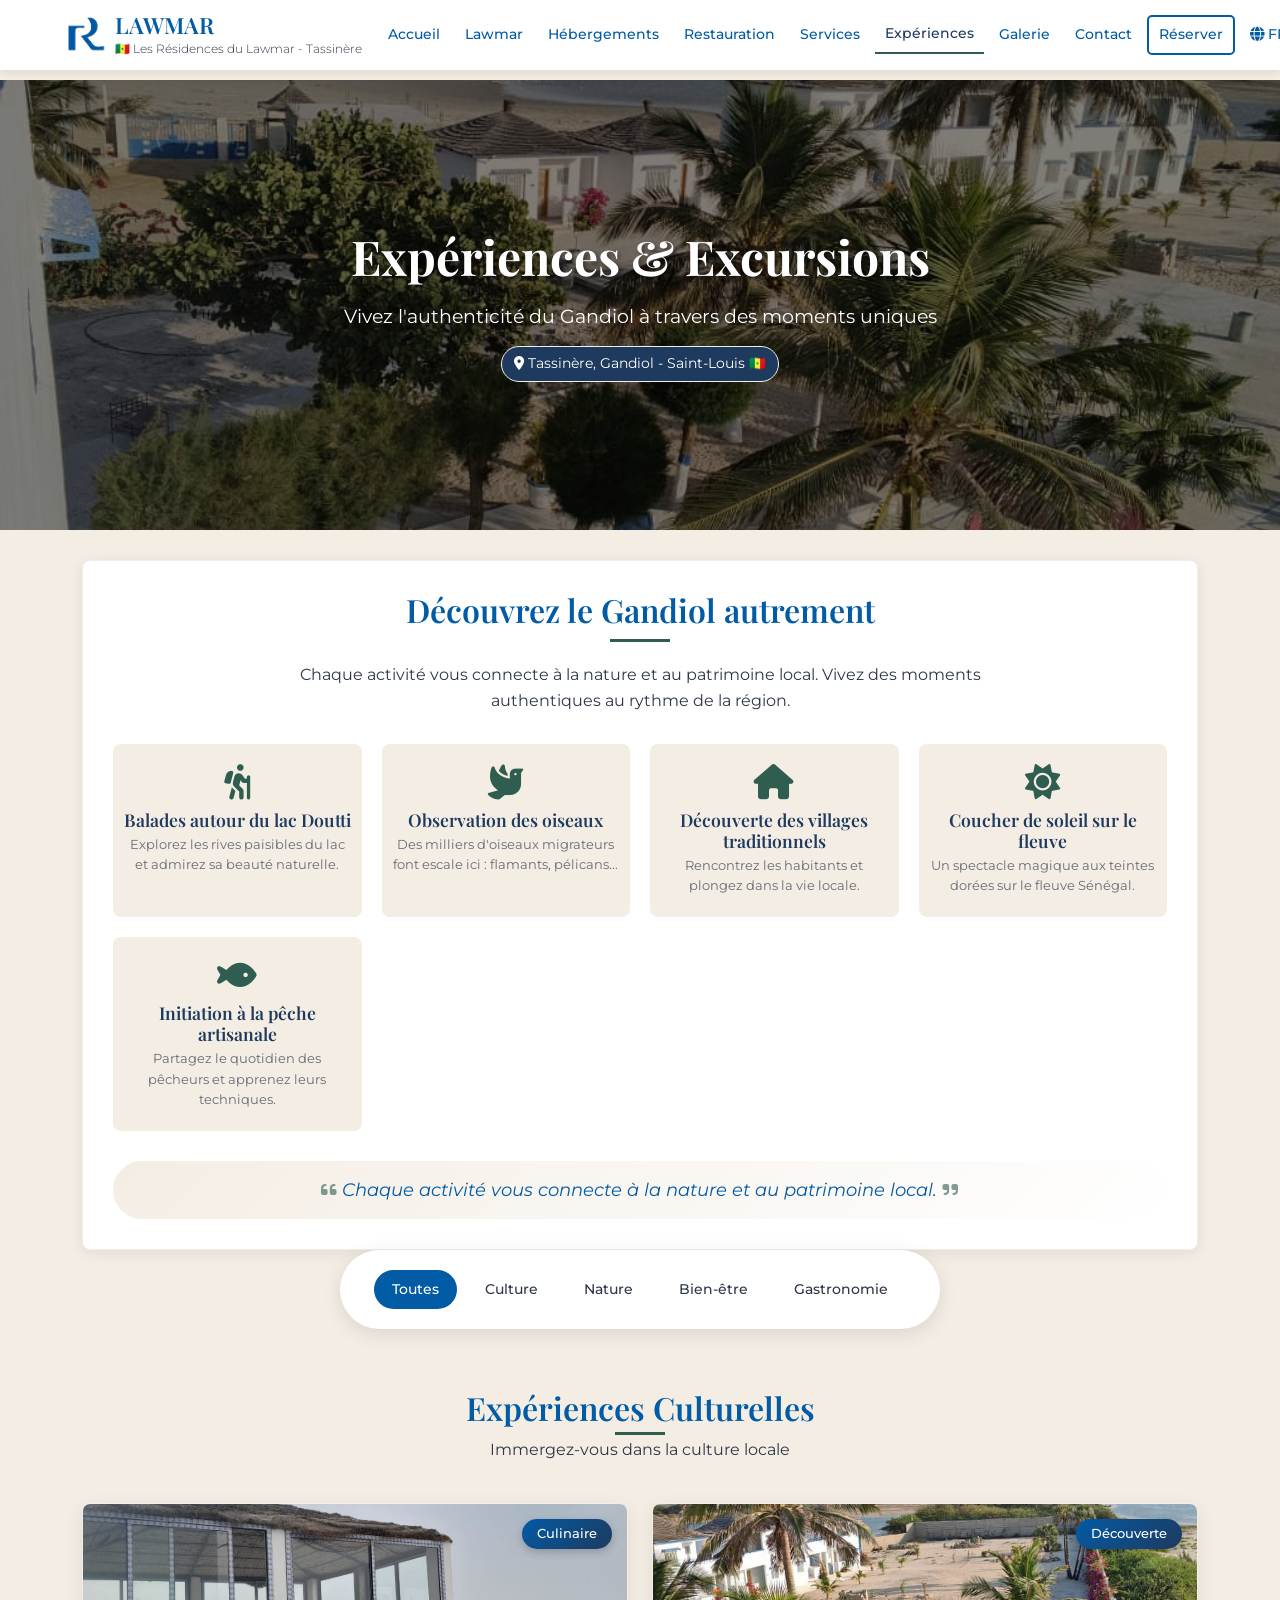
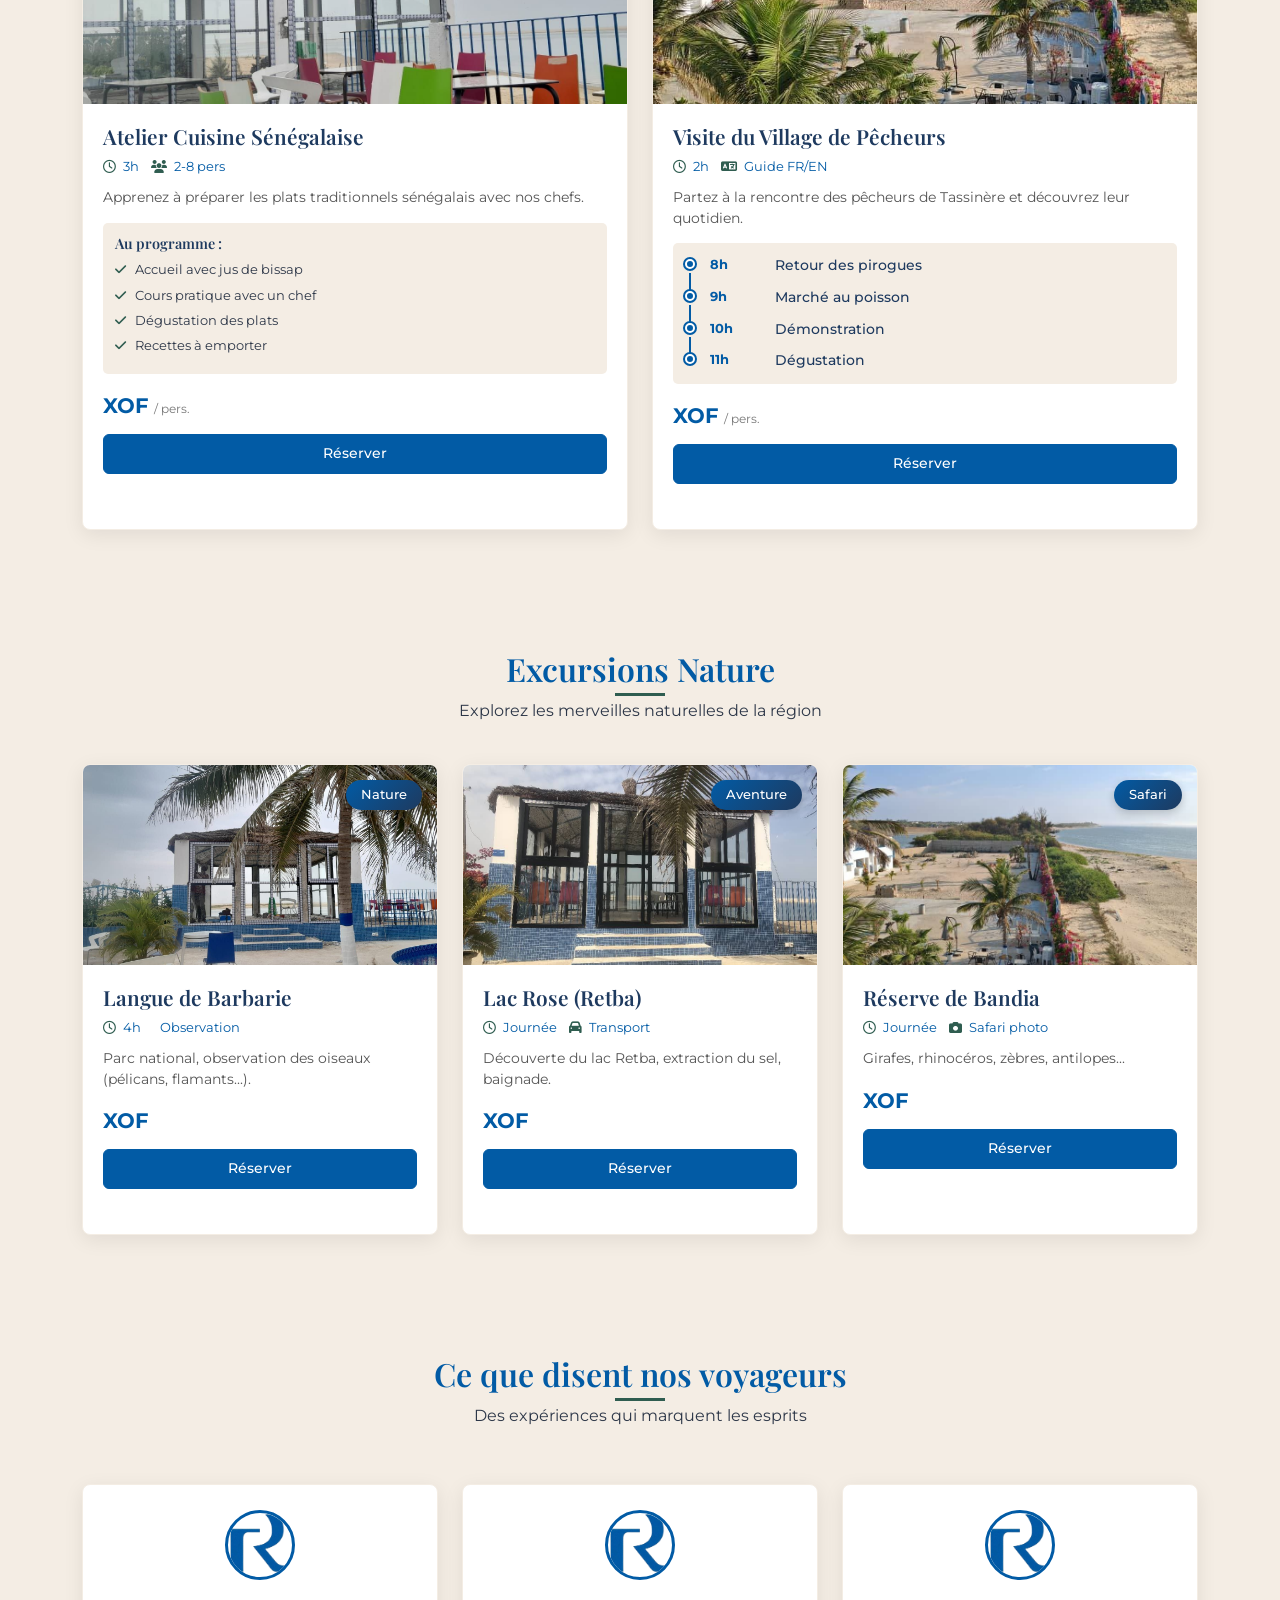
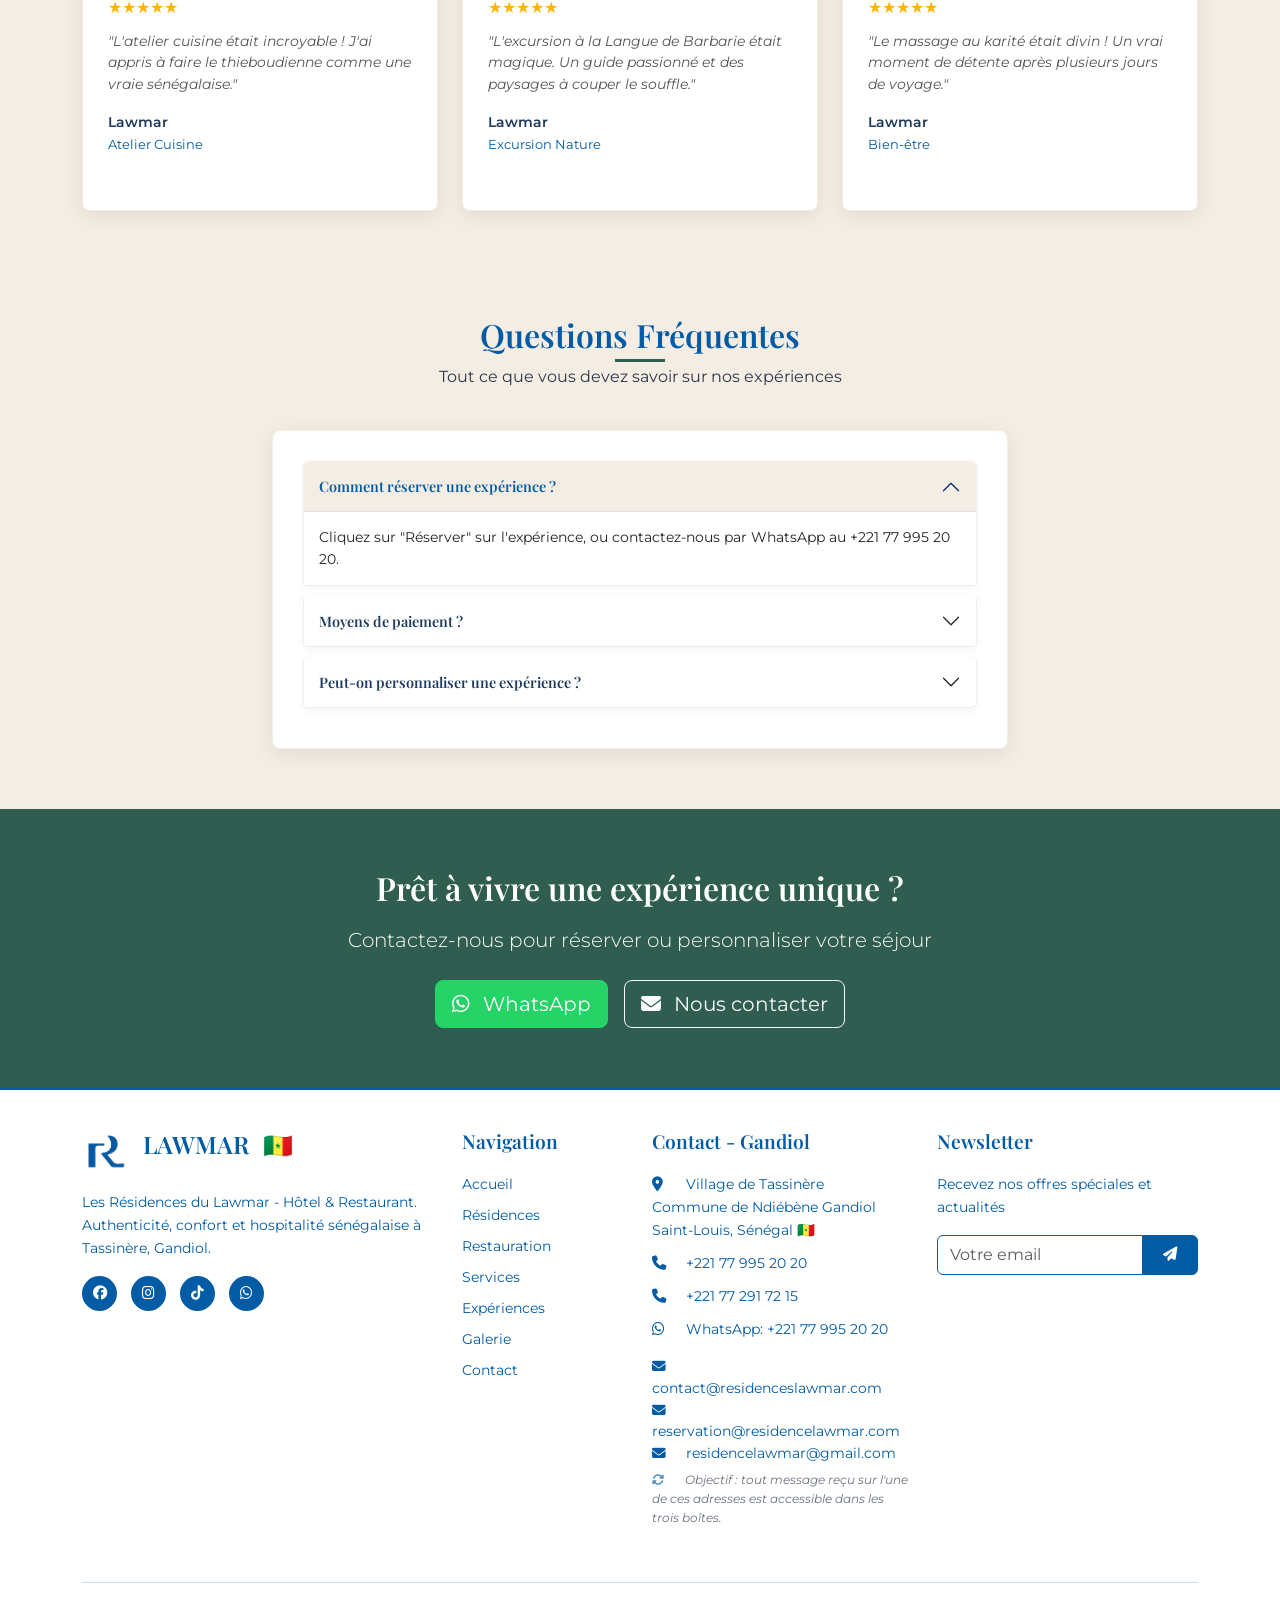
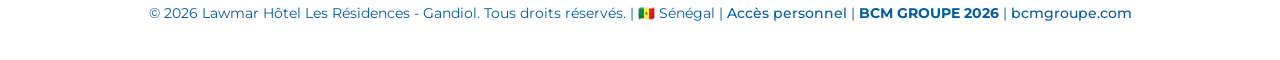
<file: experiences.html>
<!DOCTYPE html>
<html lang="fr">
<head>
    <meta charset="UTF-8">
    <meta name="viewport" content="width=device-width, initial-scale=1.0">
    <title>Expériences & Excursions - Lawmar Les Résidences | Saint-Louis, Sénégal</title>
    <link href="https://cdn.jsdelivr.net/npm/bootstrap@5.3.0-alpha1/dist/css/bootstrap.min.css" rel="stylesheet">
    <link rel="stylesheet" href="https://cdnjs.cloudflare.com/ajax/libs/font-awesome/6.4.0/css/all.min.css">
    
    <!-- Google Fonts -->
    <link rel="preconnect" href="https://fonts.googleapis.com">
    <link rel="preconnect" href="https://fonts.gstatic.com" crossorigin>
    <link href="https://fonts.googleapis.com/css2?family=Playfair+Display:wght@400;500;600;700&family=Montserrat:wght@300;400;500;600&display=swap" rel="stylesheet">
    <!-- Icon Image -->
     <link rel="shortcut icon" href="images/logo1.png"/>
    <style>
        :root {
            --primary-color: #025ba5;
            --secondary-color: #e0e0e0;
            --accent-color: #c53030;
            --dark-color: #2d3748;
            --light-color: #f7fafc;
            --light-green: #f0fff4;
            
            --transition: all 0.3s ease;
            --indigo: #1E3A5F;
            --sable: #F4EDE4;
            --vert: #2F5D50;
            
            --sunset: #FF7F50;
            --ocean: #40E0D0;
        }

        * {
            margin: 0;
            padding: 0;
            box-sizing: border-box;
        }

        body {
            font-family: 'Montserrat', sans-serif;
            line-height: 1.6;
            color: var(--dark-color);
            padding-top: 80px;
            background-color: var(--sable);
        }

        h1, h2, h3, h4, h5, h6 {
            font-family: 'Playfair Display', serif;
            font-weight: 600;
        }

        .section-padding {
            padding: 60px 0;
        }

        .bg-sable {
            background-color: var(--sable) !important;
        }

        /* Navigation - IDENTIQUE À LA PAGE D'ACCUEIL - LOGO SANS CADRE */
        .navbar {
            background-color: white !important;
            box-shadow: 0 2px 10px rgba(0,0,0,0.1);
            padding: 5px 0;
            min-height: 70px;
        }

        .navbar .container {
            position: relative;
            display: flex;
            align-items: center;
            justify-content: space-between;
        }

        .navbar-brand {
            display: flex;
            align-items: center;
            font-weight: 700;
            padding: 0;
            margin-left: -20px; /* Décalage vers la gauche comme sur l'accueil */
        }

        .logo-container {
            display: flex;
            align-items: center;
            gap: 8px;
        }

        .logo-image {
            width: 45px;
            height: 45px;
            object-fit: contain;
            background: transparent;
            border: none; /* SUPPRESSION DU CADRE */
            border-radius: 0; /* SUPPRESSION DU CADRE ARRONDI */
        }

        .brand-text {
            display: flex;
            flex-direction: column;
        }

        .hotel-name {
            color: var(--primary-color) !important;
            font-size: 1.4rem;
            margin: 0;
            line-height: 1.2;
        }

        .hotel-subtitle {
            color: var(--dark-color) !important;
            font-size: 0.75rem;
            font-weight: 300;
        }

        .navbar-nav {
            display: flex;
            align-items: center;
            gap: 5px;
        }

        .navbar-nav .nav-link {
            color: var(--primary-color) !important;
            font-weight: 500;
            padding: 6px 10px !important;
            transition: var(--transition);
            font-size: 0.9rem;
            white-space: nowrap;
        }

        .navbar-nav .nav-link:hover,
        .navbar-nav .nav-link.active {
            color: var(--indigo) !important;
            border-bottom: 2px solid var(--vert);
        }

        .btn-reservation {
            background-color: transparent !important;
            color: var(--primary-color) !important;
            border: 2px solid var(--primary-color) !important;
            border-radius: 5px;
            font-weight: 600;
            padding: 6px 15px !important;
            transition: var(--transition);
        }

        .btn-reservation:hover {
            background-color: var(--primary-color) !important;
            color: white !important;
            transform: translateY(-2px);
        }

        .dropdown-menu {
            background-color: white;
            border: 1px solid var(--secondary-color);
        }

        .dropdown-item {
            color: var(--primary-color) !important;
        }

        .dropdown-item:hover {
            background-color: var(--light-color);
            color: var(--indigo) !important;
        }

        .btn-whatsapp {
            background-color: #25D366;
            color: white !important;
            border-color: #25D366;
        }

        .btn-whatsapp:hover {
            background-color: #1da851;
            border-color: #1da851;
            color: white !important;
            transform: translateY(-2px);
        }

        .btn-primary {
            background-color: var(--primary-color);
            border-color: var(--primary-color);
            padding: 8px 20px;
            font-weight: 500;
            transition: var(--transition);
            font-size: 0.9rem;
        }

        .btn-primary:hover {
            background-color: #024a84;
            border-color: #024a84;
            transform: translateY(-2px);
        }

        .btn-outline-primary {
            color: var(--primary-color);
            border-color: var(--primary-color);
        }

        .btn-outline-primary:hover {
            background-color: var(--primary-color);
            border-color: var(--primary-color);
            color: white;
        }

        /* Hero Section */
        .experiences-hero {
            background: linear-gradient(rgba(0,0,0,0.5), rgba(0,0,0,0.5)), url('images/lawmar.jpeg') no-repeat center center;
            background-size: cover;
            background-position: center;
            height: 450px;
            display: flex;
            align-items: center;
            justify-content: center;
            text-align: center;
            color: white;
            position: relative;
            margin-bottom: 30px;
        }

        .hero-title {
            font-size: 3rem;
            font-weight: 700;
            margin-bottom: 15px;
            text-shadow: 2px 2px 4px rgba(0,0,0,0.5);
            animation: fadeInDown 1s ease;
        }

        .hero-subtitle {
            font-size: 1.2rem;
            max-width: 700px;
            margin: 0 auto;
            animation: fadeInUp 1s ease;
        }

        .location-badge {
            display: inline-block;
            background-color: var(--indigo);
            color: white;
            padding: 6px 12px;
            border-radius: 30px;
            font-size: 0.85rem;
            margin-top: 15px;
            border: 1px solid var(--sable);
        }

        @keyframes fadeInDown {
            from { opacity: 0; transform: translateY(-30px); }
            to { opacity: 1; transform: translateY(0); }
        }

        @keyframes fadeInUp {
            from { opacity: 0; transform: translateY(30px); }
            to { opacity: 1; transform: translateY(0); }
        }

        /* Section Découvrez le Gandiol */
        .decouvrir-gandiol {
            background-color: white;
            border-radius: 8px;
            padding: 30px;
            margin: 30px 0 40px;
            box-shadow: 0 3px 15px rgba(0,0,0,0.08);
            border: 1px solid var(--sable);
        }
        .decouvrir-gandiol h2 {
            color: var(--primary-color);
            font-size: 2rem;
            margin-bottom: 20px;
            text-align: center;
        }
        .decouvrir-gandiol h2::after {
            content: '';
            display: block;
            width: 60px;
            height: 3px;
            background: var(--vert);
            margin: 10px auto 0;
        }
        .activites-grid {
            display: grid;
            grid-template-columns: repeat(auto-fit, minmax(200px, 1fr));
            gap: 20px;
            margin: 30px 0;
        }
        .activite-item {
            text-align: center;
            padding: 20px 10px;
            background: var(--sable);
            border-radius: 8px;
            transition: var(--transition);
        }
        .activite-item:hover {
            transform: translateY(-5px);
            box-shadow: 0 5px 15px rgba(0,0,0,0.1);
        }
        .activite-item i {
            font-size: 2.2rem;
            color: var(--vert);
            margin-bottom: 10px;
        }
        .activite-item h4 {
            color: var(--indigo);
            font-size: 1.1rem;
            margin-bottom: 5px;
        }
        .activite-item p {
            font-size: 0.8rem;
            color: var(--dark-color);
            opacity: 0.7;
            margin-bottom: 0;
        }
        .texte-accroche {
            text-align: center;
            font-size: 1.1rem;
            font-style: italic;
            color: var(--primary-color);
            margin: 25px 0 0;
            padding: 15px;
            background: linear-gradient(135deg, var(--sable), white);
            border-radius: 50px;
        }

        /* Filtres */
        .experience-filters {
            background: white;
            padding: 20px;
            border-radius: 50px;
            box-shadow: 0 5px 20px rgba(0,0,0,0.1);
            margin-top: -40px;
            position: relative;
            z-index: 10;
            max-width: 600px;
            margin-left: auto;
            margin-right: auto;
        }

        .filter-btn {
            border: none;
            background: none;
            padding: 8px 18px;
            margin: 0 3px;
            border-radius: 30px;
            font-weight: 500;
            color: var(--dark-color);
            transition: var(--transition);
            cursor: pointer;
            font-size: 0.9rem;
        }

        .filter-btn:hover,
        .filter-btn.active {
            background-color: var(--primary-color);
            color: white;
        }

        /* Section Header */
        .section-header {
            text-align: center;
            margin-bottom: 40px;
        }

        .section-header h2 {
            color: var(--primary-color);
            font-size: 2rem;
            margin-bottom: 10px;
            position: relative;
            display: inline-block;
        }

        .section-header h2::after {
            content: '';
            position: absolute;
            bottom: -8px;
            left: 50%;
            transform: translateX(-50%);
            width: 50px;
            height: 3px;
            background: var(--vert);
        }

        /* Cartes d'expériences */
        .experience-card {
            background: white;
            border-radius: 8px;
            overflow: hidden;
            box-shadow: 0 5px 20px rgba(0,0,0,0.08);
            transition: var(--transition);
            height: 100%;
            margin-bottom: 25px;
            border: 1px solid var(--sable);
        }

        .experience-card:hover {
            transform: translateY(-8px);
            box-shadow: 0 12px 30px rgba(0,0,0,0.15);
        }

        .experience-image {
            height: 200px;
            background-size: cover;
            background-position: center;
            position: relative;
            transition: transform 0.5s ease;
        }

        .experience-card:hover .experience-image {
            transform: scale(1.03);
        }

        .experience-badge {
            position: absolute;
            top: 15px;
            right: 15px;
            background: linear-gradient(135deg, var(--primary-color), var(--indigo));
            color: white;
            padding: 5px 15px;
            border-radius: 30px;
            font-weight: 500;
            font-size: 0.8rem;
            z-index: 2;
            box-shadow: 0 3px 8px rgba(0,0,0,0.2);
        }

        .experience-content {
            padding: 20px;
        }

        .experience-content h3 {
            color: var(--indigo);
            margin-bottom: 8px;
            font-size: 1.3rem;
        }

        .experience-meta {
            color: var(--primary-color);
            font-size: 0.8rem;
            margin-bottom: 10px;
            display: flex;
            gap: 12px;
            flex-wrap: wrap;
        }

        .experience-meta i {
            margin-right: 4px;
            color: var(--vert);
        }

        .experience-description {
            color: #555;
            margin-bottom: 15px;
            font-size: 0.85rem;
            line-height: 1.5;
        }

        .experience-price {
            font-size: 1.3rem;
            font-weight: 700;
            color: var(--primary-color);
            margin: 12px 0;
        }

        .experience-price small {
            font-size: 0.75rem;
            color: #777;
            font-weight: normal;
        }

        .experience-includes {
            background: var(--sable);
            padding: 12px;
            border-radius: 5px;
            margin: 15px 0;
        }

        .experience-includes h5 {
            color: var(--indigo);
            margin-bottom: 8px;
            font-size: 0.9rem;
            font-weight: 600;
        }

        .experience-includes ul {
            list-style: none;
            padding: 0;
            margin: 0;
            font-size: 0.8rem;
        }

        .experience-includes li {
            margin-bottom: 5px;
        }

        .experience-includes i {
            color: var(--vert);
            margin-right: 6px;
        }

        /* Timeline */
        .timeline {
            background: var(--sable);
            border-radius: 5px;
            padding: 12px;
            margin: 15px 0;
        }

        .timeline-item {
            display: flex;
            align-items: flex-start;
            margin-bottom: 10px;
            position: relative;
            padding-left: 25px;
        }

        .timeline-item:last-child {
            margin-bottom: 0;
        }

        .timeline-item::before {
            content: '';
            position: absolute;
            left: 0;
            top: 4px;
            width: 10px;
            height: 10px;
            border-radius: 50%;
            background-color: var(--primary-color);
            border: 2px solid white;
            box-shadow: 0 0 0 2px var(--primary-color);
        }

        .timeline-item:not(:last-child)::after {
            content: '';
            position: absolute;
            left: 4px;
            top: 18px;
            width: 2px;
            height: calc(100% + 2px);
            background-color: var(--primary-color);
        }

        .timeline-time {
            font-weight: 700;
            color: var(--primary-color);
            min-width: 55px;
            font-size: 0.8rem;
        }

        .timeline-title {
            font-weight: 500;
            color: var(--indigo);
            margin-left: 10px;
            font-size: 0.85rem;
        }

        /* Témoignages */
        .testimonial-card {
            background: white;
            border-radius: 8px;
            padding: 25px;
            box-shadow: 0 5px 20px rgba(0,0,0,0.08);
            margin: 15px 0;
            height: 100%;
            border: 1px solid var(--sable);
        }

        .testimonial-avatar {
            width: 70px;
            height: 70px;
            border-radius: 50%;
            overflow: hidden;
            margin: 0 auto 15px;
            border: 3px solid var(--primary-color);
        }

        .testimonial-avatar img {
            width: 100%;
            height: 100%;
            object-fit: cover;
        }

        .testimonial-stars {
            color: #ffb400;
            font-size: 1rem;
            margin: 10px 0;
        }

        .testimonial-text {
            font-style: italic;
            color: #555;
            font-size: 0.9rem;
            line-height: 1.5;
        }

        .testimonial-author {
            font-weight: 600;
            color: var(--indigo);
            margin-top: 12px;
            font-size: 0.9rem;
        }

        .testimonial-experience {
            color: var(--primary-color);
            font-size: 0.8rem;
        }

        /* FAQ Accordion */
        .faq-section {
            background: white;
            border-radius: 8px;
            padding: 30px;
            box-shadow: 0 5px 20px rgba(0,0,0,0.08);
            border: 1px solid var(--sable);
        }

        .accordion-item {
            border: none;
            margin-bottom: 10px;
            border-radius: 5px !important;
            overflow: hidden;
            box-shadow: 0 2px 8px rgba(0,0,0,0.05);
            border: 1px solid var(--sable);
        }

        .accordion-button {
            background-color: white;
            color: var(--indigo);
            font-weight: 600;
            padding: 15px;
            font-size: 0.9rem;
        }

        .accordion-button:not(.collapsed) {
            background-color: var(--sable);
            color: var(--primary-color);
        }

        .accordion-button:focus {
            box-shadow: none;
            border-color: var(--vert);
        }

        .accordion-body {
            padding: 15px;
            background-color: white;
            font-size: 0.85rem;
        }

        /* CTA Section */
        .bg-vert {
            background-color: var(--vert) !important;
            color: white;
        }

        /* Footer modifié (blanc avec écritures bleues) */
        .footer {
            background-color: white !important;
            color: var(--primary-color);
            padding: 40px 0 20px;
            font-size: 0.9rem;
            border-top: 2px solid var(--primary-color);
            box-shadow: 0 -5px 15px rgba(2, 91, 165, 0.05);
        }

        .footer-about h3 {
            color: var(--primary-color) !important;
            font-size: 1.5rem;
            margin-bottom: 15px;
        }

        .footer-links h4,
        .footer-contact h4,
        .footer-newsletter h4 {
            color: var(--primary-color) !important;
            font-size: 1.2rem;
            margin-bottom: 20px;
        }

        .footer-links ul {
            list-style: none;
            padding: 0;
        }

        .footer-links ul li {
            margin-bottom: 8px;
        }

        .footer-links ul li a {
            color: var(--primary-color) !important;
            text-decoration: none;
            transition: var(--transition);
        }

        .footer-links ul li a:hover {
            color: var(--indigo) !important;
            padding-left: 5px;
            border-left: 2px solid var(--vert);
        }

        .footer-contact p {
            margin-bottom: 10px;
            color: var(--primary-color) !important;
        }

        .footer-contact i {
            color: var(--primary-color);
            margin-right: 10px;
            width: 20px;
        }

        .footer-contact i:hover {
            color: var(--indigo);
        }

        .social-links {
            margin-top: 15px;
        }

        .social-links a {
            display: inline-block;
            width: 35px;
            height: 35px;
            background-color: var(--primary-color);
            color: white !important;
            border-radius: 50%;
            text-align: center;
            line-height: 35px;
            margin-right: 10px;
            transition: var(--transition);
        }

        .social-links a:hover {
            background-color: var(--indigo);
            transform: translateY(-3px);
        }

        .footer-newsletter .input-group {
            margin-top: 10px;
        }

        .footer-newsletter .input-group input {
            border: 1px solid var(--primary-color);
        }

        .footer-newsletter .btn-primary {
            background-color: var(--primary-color);
            border-color: var(--primary-color);
        }

        .footer-bottom {
            border-top: 1px solid rgba(2, 91, 165, 0.2);
            padding-top: 20px;
            margin-top: 30px;
            text-align: center;
            color: var(--primary-color);
            font-size: 0.85rem;
        }

        .footer-bottom a {
            color: var(--primary-color);
            text-decoration: none;
            font-weight: 500;
        }

        .footer-bottom a:hover {
            color: var(--indigo);
            text-decoration: underline;
        }

        .footer-logo-image {
            width: 45px;
            height: 45px;
            object-fit: contain;
            border: none !important; /* SUPPRESSION DU CADRE DANS LE FOOTER */
            border-radius: 0 !important; /* SUPPRESSION DU CADRE ARRONDI DANS LE FOOTER */
            background: transparent !important;
        }

        /* Emails professionnels dans footer */
        .emails-pro {
            margin-top: 15px;
            font-size: 0.85rem;
        }
        .emails-pro a {
            color: var(--primary-color);
            text-decoration: none;
            display: inline-block;
            margin-right: 10px;
        }
        .emails-pro a:hover {
            color: var(--indigo);
            text-decoration: underline;
        }
        .sync-note {
            font-size: 0.75rem;
            color: var(--dark-color);
            opacity: 0.7;
            margin-top: 5px;
            font-style: italic;
        }

        /* Responsive - IDENTIQUE À LA PAGE D'ACCUEIL */
        @media (max-width: 991px) {
            .navbar .container {
                position: static;
            }
            
            .navbar-brand {
                margin-left: 0;
            }
            
            .navbar-collapse {
                background-color: white;
                padding: 15px;
                border-radius: 8px;
                box-shadow: 0 5px 15px rgba(0,0,0,0.1);
                margin-top: 10px;
            }
            
            .navbar-nav {
                flex-direction: column;
                width: 100%;
            }
            
            .navbar-nav .nav-link {
                padding: 10px 15px !important;
                width: 100%;
                text-align: left;
            }
            
            .btn-reservation {
                margin-left: 0;
                width: 100%;
                text-align: center;
                margin-top: 5px;
            }
            
            .dropdown-menu {
                width: 100%;
                text-align: left;
            }
        }

        @media (max-width: 768px) {
            body { 
                padding-top: 70px; 
            }
            
            .navbar {
                padding: 4px 0 !important;
                min-height: 60px;
            }
            
            .navbar-brand {
                margin-left: 0;
            }
            
            .logo-image {
                width: 38px;
                height: 38px;
            }
            
            .hotel-name {
                font-size: 1.2rem !important;
            }
            
            .hotel-subtitle {
                font-size: 0.65rem !important;
            }
            
            .navbar-nav .nav-link {
                padding: 8px 15px !important;
            }
            
            .hero-title { 
                font-size: 2.2rem; 
            }
            .hero-subtitle { 
                font-size: 1rem; 
            }
            .experience-filters { 
                border-radius: 30px; 
                padding: 15px; 
            }
            .filter-btn { 
                padding: 6px 12px; 
                font-size: 0.8rem; 
            }
            
            .activites-grid {
                grid-template-columns: repeat(2, 1fr);
            }
        }

        @media (max-width: 576px) {
            body {
                padding-top: 65px;
            }
            
            .navbar {
                min-height: 55px;
            }
            
            .logo-image {
                width: 32px;
                height: 32px;
            }
            
            .hotel-name {
                font-size: 1.1rem !important;
            }
            
            .hero-title { 
                font-size: 1.8rem; 
            }
            .experience-filters { 
                border-radius: 20px; 
            }
            .filter-btn { 
                padding: 5px 10px; 
                font-size: 0.75rem; 
            }
        }

        @media (max-width: 360px) {
            body {
                padding-top: 60px;
            }
            
            .navbar {
                min-height: 50px;
            }
            
            .logo-image {
                width: 28px;
                height: 28px;
            }
            
            .hotel-name {
                font-size: 1rem !important;
            }
        }
    </style>
</head>
<body>
    <!-- Navigation - IDENTIQUE À LA PAGE D'ACCUEIL - LOGO SANS CADRE -->
    <nav class="navbar navbar-expand-lg fixed-top">
        <div class="container">
            <a class="navbar-brand" href="index.html">
                <div class="logo-container">
                    <img src="images/logo1.png" alt="Logo officiel Les Résidences du Lawmar" class="logo-image" style="border: none; border-radius: 0; background: transparent; width: 45px; height: 45px;" onerror="this.onerror=null; this.src='https://via.placeholder.com/50x50/1E3A5F/ffffff?text=LAWMAR'; this.style.border='none'; this.style.borderRadius='0';">
                    <div class="brand-text">
                        <h1 class="hotel-name" id="hotel-name">LAWMAR</h1>
                        <span class="hotel-subtitle" id="hotel-subtitle">
                            <span class="senegal-flag-icon">🇸🇳</span> Les Résidences du Lawmar - Tassinère
                        </span>
                    </div>
                </div>
            </a>
            <button class="navbar-toggler" type="button" data-bs-toggle="collapse" data-bs-target="#navbarNav">
                <span class="navbar-toggler-icon"></span>
            </button>
            <div class="collapse navbar-collapse" id="navbarNav">
                <ul class="navbar-nav ms-auto">
                    <li class="nav-item">
                        <a class="nav-link" href="index.html" id="nav-home">Accueil</a>
                    </li>
                    <li class="nav-item">
                        <a class="nav-link" href="Residences.html" id="nav-residences">Lawmar</a>
                    </li>
                    <li class="nav-item">
                        <a class="nav-link" href="chambres.html" id="nav-hebergements">Hébergements</a>
                    </li>
                    <li class="nav-item">
                        <a class="nav-link" href="restauration.html" id="nav-restauration">Restauration</a>
                    </li>
                    <li class="nav-item">
                        <a class="nav-link" href="services.html" id="nav-services">Services</a>
                    </li>
                    <li class="nav-item">
                        <a class="nav-link active" href="experiences.html" id="nav-experiences">Expériences</a>
                    </li>
                    <li class="nav-item">
                        <a class="nav-link" href="galerie.html" id="nav-galerie">Galerie</a>
                    </li>
                    <li class="nav-item">
                        <a class="nav-link" href="contact.html" id="nav-contact">Contact</a>
                    </li>
                    <li class="nav-item">
                        <a class="nav-link btn-reservation" href="chambres.html" id="nav-reserver">Réserver</a>
                    </li>
                    <li class="nav-item dropdown">
                        <a class="nav-link dropdown-toggle" href="#" id="languageDropdown" role="button" data-bs-toggle="dropdown">
                            <i class="fas fa-globe"></i> <span id="current-lang">FR</span>
                        </a>
                        <ul class="dropdown-menu">
                            <li><a class="dropdown-item" href="#" onclick="changeLanguage('fr'); return false;">Français</a></li>
                            <li><a class="dropdown-item" href="#" onclick="changeLanguage('en'); return false;">English</a></li>
                        </ul>
                    </li>
                </ul>
            </div>
        </div>
    </nav>

    <!-- Hero Section -->
    <section class="experiences-hero">
        <div class="container text-center">
            <h1 class="hero-title" id="hero-title">Expériences & Excursions</h1>
            <p class="hero-subtitle" id="hero-subtitle">Vivez l'authenticité du Gandiol à travers des moments uniques</p>
            <div class="location-badge" id="location-badge">
                <i class="fas fa-map-marker-alt"></i> Tassinère, Gandiol - Saint-Louis 🇸🇳
            </div>
        </div>
    </section>

    <!-- Section Découvrez le Gandiol autrement -->
    <div class="container">
        <div class="decouvrir-gandiol">
            <h2 id="discover-title">Découvrez le Gandiol autrement</h2>
            <p id="discover-subtitle" style="text-align: center; max-width: 700px; margin: 0 auto 20px;">Chaque activité vous connecte à la nature et au patrimoine local. Vivez des moments authentiques au rythme de la région.</p>
            
            <div class="activites-grid">
                <div class="activite-item">
                    <i class="fas fa-hiking"></i>
                    <h4 id="activity1-title">Balades autour du lac Doutti</h4>
                    <p id="activity1-desc">Explorez les rives paisibles du lac et admirez sa beauté naturelle.</p>
                </div>
                <div class="activite-item">
                    <i class="fas fa-dove"></i>
                    <h4 id="activity2-title">Observation des oiseaux</h4>
                    <p id="activity2-desc">Des milliers d'oiseaux migrateurs font escale ici : flamants, pélicans...</p>
                </div>
                <div class="activite-item">
                    <i class="fas fa-home"></i>
                    <h4 id="activity3-title">Découverte des villages traditionnels</h4>
                    <p id="activity3-desc">Rencontrez les habitants et plongez dans la vie locale.</p>
                </div>
                <div class="activite-item">
                    <i class="fas fa-sun"></i>
                    <h4 id="activity4-title">Coucher de soleil sur le fleuve</h4>
                    <p id="activity4-desc">Un spectacle magique aux teintes dorées sur le fleuve Sénégal.</p>
                </div>
                <div class="activite-item">
                    <i class="fas fa-fish"></i>
                    <h4 id="activity5-title">Initiation à la pêche artisanale</h4>
                    <p id="activity5-desc">Partagez le quotidien des pêcheurs et apprenez leurs techniques.</p>
                </div>
            </div>
            
            <p class="texte-accroche" id="discover-quote">
                <i class="fas fa-quote-left" style="color: var(--vert); opacity: 0.6;"></i> 
                Chaque activité vous connecte à la nature et au patrimoine local. 
                <i class="fas fa-quote-right" style="color: var(--vert); opacity: 0.6;"></i>
            </p>
        </div>
    </div>

    <!-- Filtres rapides -->
    <div class="container">
        <div class="experience-filters text-center">
            <button class="filter-btn active" onclick="filterExperiences('all')" id="filter-all">Toutes</button>
            <button class="filter-btn" onclick="filterExperiences('culture')" id="filter-culture">Culture</button>
            <button class="filter-btn" onclick="filterExperiences('nature')" id="filter-nature">Nature</button>
            <button class="filter-btn" onclick="filterExperiences('bien-etre')" id="filter-wellness">Bien-être</button>
            <button class="filter-btn" onclick="filterExperiences('gastronomie')" id="filter-gastronomy">Gastronomie</button>
        </div>
    </div>

    <!-- Expériences Culturelles -->
    <section class="section-padding" id="culture">
        <div class="container">
            <div class="section-header">
                <h2 id="culture-title">Expériences Culturelles</h2>
                <p id="culture-subtitle">Immergez-vous dans la culture locale</p>
            </div>
            <div class="row">
                <!-- Atelier Cuisine -->
                <div class="col-md-6 experience-item" data-category="culture gastronomie">
                    <div class="experience-card">
                        <div class="experience-image" style="background-image: url('images/vue4.jpeg');">
                            <span class="experience-badge" id="cooking-badge">Culinaire</span>
                        </div>
                        <div class="experience-content">
                            <h3 id="cooking-title">Atelier Cuisine Sénégalaise</h3>
                            <div class="experience-meta">
                                <span><i class="far fa-clock"></i> <span id="cooking-duration">3h</span></span>
                                <span><i class="fas fa-users"></i> <span id="cooking-group">2-8 pers</span></span>
                            </div>
                            <p class="experience-description" id="cooking-desc">Apprenez à préparer les plats traditionnels sénégalais avec nos chefs.</p>
                            <div class="experience-includes">
                                <h5 id="cooking-includes-title">Au programme :</h5>
                                <ul>
                                    <li><i class="fas fa-check"></i> <span id="cooking-include1">Accueil avec jus de bissap</span></li>
                                    <li><i class="fas fa-check"></i> <span id="cooking-include2">Cours pratique avec un chef</span></li>
                                    <li><i class="fas fa-check"></i> <span id="cooking-include3">Dégustation des plats</span></li>
                                    <li><i class="fas fa-check"></i> <span id="cooking-include4">Recettes à emporter</span></li>
                                </ul>
                            </div>
                            <div class="experience-price"> XOF <small id="cooking-per-person">/ pers.</small></div>
                            <button class="btn btn-primary w-100" onclick="reserveViaWhatsApp('Atelier Cuisine Sénégalaise', 30000)" id="cooking-btn">Réserver</button>
                        </div>
                    </div>
                </div>

                <!-- Visite Village de Pêcheurs -->
                <div class="col-md-6 experience-item" data-category="culture">
                    <div class="experience-card">
                        <div class="experience-image" style="background-image: url('images/vue8.jpeg');">
                            <span class="experience-badge" id="fishing-badge">Découverte</span>
                        </div>
                        <div class="experience-content">
                            <h3 id="fishing-title">Visite du Village de Pêcheurs</h3>
                            <div class="experience-meta">
                                <span><i class="far fa-clock"></i> <span id="fishing-duration">2h</span></span>
                                <span><i class="fas fa-language"></i> <span id="fishing-guide">Guide FR/EN</span></span>
                            </div>
                            <p class="experience-description" id="fishing-desc">Partez à la rencontre des pêcheurs de Tassinère et découvrez leur quotidien.</p>
                            <div class="timeline">
                                <div class="timeline-item"><span class="timeline-time" id="time-8h">8h</span><span class="timeline-title" id="fishing-return">Retour des pirogues</span></div>
                                <div class="timeline-item"><span class="timeline-time" id="time-9h">9h</span><span class="timeline-title" id="fishing-market">Marché au poisson</span></div>
                                <div class="timeline-item"><span class="timeline-time" id="time-10h">10h</span><span class="timeline-title" id="fishing-demo">Démonstration</span></div>
                                <div class="timeline-item"><span class="timeline-time" id="time-11h">11h</span><span class="timeline-title" id="fishing-tasting">Dégustation</span></div>
                            </div>
                            <div class="experience-price"> XOF <small id="fishing-per-person">/ pers.</small></div>
                            <button class="btn btn-primary w-100" onclick="reserveViaWhatsApp('Visite Village de Pêcheurs', 15000)" id="fishing-btn">Réserver</button>
                        </div>
                    </div>
                </div>
            </div>
        </div>
    </section>

    <!-- Excursions Nature -->
    <section class="section-padding bg-sable" id="nature">
        <div class="container">
            <div class="section-header">
                <h2 id="nature-title">Excursions Nature</h2>
                <p id="nature-subtitle">Explorez les merveilles naturelles de la région</p>
            </div>
            <div class="row">
                <!-- Langue de Barbarie -->
                <div class="col-md-4 experience-item" data-category="nature">
                    <div class="experience-card">
                        <div class="experience-image" style="background-image: url('images/vue6.jpeg');">
                            <span class="experience-badge" id="langue-badge">Nature</span>
                        </div>
                        <div class="experience-content">
                            <h3 id="langue-title">Langue de Barbarie</h3>
                            <div class="experience-meta"><span><i class="far fa-clock"></i> <span id="langue-duration">4h</span></span><span><i class="fas fa-bird"></i> <span id="langue-bird">Observation</span></span></div>
                            <p class="experience-description" id="langue-desc">Parc national, observation des oiseaux (pélicans, flamants...).</p>
                            <div class="experience-price"> XOF</div>
                            <button class="btn btn-primary w-100" onclick="reserveViaWhatsApp('Excursion Langue de Barbarie', 35000)" id="langue-btn">Réserver</button>
                        </div>
                    </div>
                </div>

                <!-- Lac Rose (Retba) -->
                <div class="col-md-4 experience-item" data-category="nature">
                    <div class="experience-card">
                        <div class="experience-image" style="background-image: url('images/vue7.jpeg');">
                            <span class="experience-badge" id="lacrose-badge">Aventure</span>
                        </div>
                        <div class="experience-content">
                            <h3 id="lacrose-title">Lac Rose (Retba)</h3>
                            <div class="experience-meta"><span><i class="far fa-clock"></i> <span id="lacrose-duration">Journée</span></span><span><i class="fas fa-car"></i> <span id="lacrose-transport">Transport</span></span></div>
                            <p class="experience-description" id="lacrose-desc">Découverte du lac Retba, extraction du sel, baignade.</p>
                            <div class="experience-price"> XOF</div>
                            <button class="btn btn-primary w-100" onclick="reserveViaWhatsApp('Excursion Lac Rose', 65000)" id="lacrose-btn">Réserver</button>
                        </div>
                    </div>
                </div>

                <!-- Réserve de Bandia -->
                <div class="col-md-4 experience-item" data-category="nature">
                    <div class="experience-card">
                        <div class="experience-image" style="background-image: url('images/vue10.jpeg');">
                            <span class="experience-badge" id="bandia-badge">Safari</span>
                        </div>
                        <div class="experience-content">
                            <h3 id="bandia-title">Réserve de Bandia</h3>
                            <div class="experience-meta"><span><i class="far fa-clock"></i> <span id="bandia-duration">Journée</span></span><span><i class="fas fa-camera"></i> <span id="bandia-photo">Safari photo</span></span></div>
                            <p class="experience-description" id="bandia-desc">Girafes, rhinocéros, zèbres, antilopes...</p>
                            <div class="experience-price">XOF</div>
                            <button class="btn btn-primary w-100" onclick="reserveViaWhatsApp('Safari Réserve de Bandia', 75000)" id="bandia-btn">Réserver</button>
                        </div>
                    </div>
                </div>
            </div>
        </div>
    </section>

    <!-- Avis et Témoignages -->
    <section class="section-padding bg-sable">
        <div class="container">
            <div class="section-header">
                <h2 id="testimonials-title">Ce que disent nos voyageurs</h2>
                <p id="testimonials-subtitle">Des expériences qui marquent les esprits</p>
            </div>
            <div class="row">
                <div class="col-md-4">
                    <div class="testimonial-card">
                        <div class="testimonial-avatar"><img src="images/logo1.png" alt=""></div>
                        <div class="testimonial-stars">★★★★★</div>
                        <p class="testimonial-text" id="testimonial1-text">"L'atelier cuisine était incroyable ! J'ai appris à faire le thieboudienne comme une vraie sénégalaise."</p>
                        <div class="testimonial-author" id="testimonial1-author">Lawmar</div>
                        <div class="testimonial-experience" id="testimonial1-exp">Atelier Cuisine</div>
                    </div>
                </div>
                <div class="col-md-4">
                    <div class="testimonial-card">
                        <div class="testimonial-avatar"><img src="images/logo1.png" alt=""></div>
                        <div class="testimonial-stars">★★★★★</div>
                        <p class="testimonial-text" id="testimonial2-text">"L'excursion à la Langue de Barbarie était magique. Un guide passionné et des paysages à couper le souffle."</p>
                        <div class="testimonial-author" id="testimonial2-author">Lawmar</div>
                        <div class="testimonial-experience" id="testimonial2-exp">Excursion Nature</div>
                    </div>
                </div>
                <div class="col-md-4">
                    <div class="testimonial-card">
                        <div class="testimonial-avatar"><img src="images/logo1.png" alt=""></div>
                        <div class="testimonial-stars">★★★★★</div>
                        <p class="testimonial-text" id="testimonial3-text">"Le massage au karité était divin ! Un vrai moment de détente après plusieurs jours de voyage."</p>
                        <div class="testimonial-author" id="testimonial3-author">Lawmar</div>
                        <div class="testimonial-experience" id="testimonial3-exp">Bien-être</div>
                    </div>
                </div>
            </div>
        </div>
    </section>

    <!-- FAQ -->
    <section class="section-padding">
        <div class="container">
            <div class="section-header">
                <h2 id="faq-title">Questions Fréquentes</h2>
                <p id="faq-subtitle">Tout ce que vous devez savoir sur nos expériences</p>
            </div>
            <div class="row justify-content-center">
                <div class="col-lg-8">
                    <div class="faq-section">
                        <div class="accordion" id="faqAccordion">
                            <div class="accordion-item">
                                <h3 class="accordion-header">
                                    <button class="accordion-button" data-bs-toggle="collapse" data-bs-target="#faq1">
                                        <span id="faq1-question">Comment réserver une expérience ?</span>
                                    </button>
                                </h3>
                                <div id="faq1" class="accordion-collapse collapse show">
                                    <div class="accordion-body" id="faq1-answer">
                                        Cliquez sur "Réserver" sur l'expérience, ou contactez-nous par WhatsApp au +221 77 995 20 20.
                                    </div>
                                </div>
                            </div>
                            <div class="accordion-item">
                                <h3 class="accordion-header">
                                    <button class="accordion-button collapsed" data-bs-toggle="collapse" data-bs-target="#faq2">
                                        <span id="faq2-question">Moyens de paiement ?</span>
                                    </button>
                                </h3>
                                <div id="faq2" class="accordion-collapse collapse">
                                    <div class="accordion-body" id="faq2-answer">
                                        Espèces (XOF), Wave, Orange Money, cartes bancaires. Un acompte peut être demandé.
                                    </div>
                                </div>
                            </div>
                            <div class="accordion-item">
                                <h3 class="accordion-header">
                                    <button class="accordion-button collapsed" data-bs-toggle="collapse" data-bs-target="#faq3">
                                        <span id="faq3-question">Peut-on personnaliser une expérience ?</span>
                                    </button>
                                </h3>
                                <div id="faq3" class="accordion-collapse collapse">
                                    <div class="accordion-body" id="faq3-answer">
                                        Oui, contactez-nous pour adapter l'expérience à vos besoins (groupes, horaires, régimes).
                                    </div>
                                </div>
                            </div>
                        </div>
                    </div>
                </div>
            </div>
        </div>
    </section>

    <!-- Call to Action -->
    <section class="section-padding bg-vert text-white">
        <div class="container text-center">
            <h2 class="mb-3" id="cta-title">Prêt à vivre une expérience unique ?</h2>
            <p class="lead mb-4" id="cta-subtitle">Contactez-nous pour réserver ou personnaliser votre séjour</p>
            <div class="d-flex justify-content-center gap-3 flex-wrap">
                <a href="https://wa.me/221779952020" class="btn btn-whatsapp btn-lg" id="cta-whatsapp">
                    <i class="fab fa-whatsapp me-2"></i> WhatsApp
                </a>
                <a href="contact.html" class="btn btn-outline-light btn-lg" id="cta-contact">
                    <i class="fas fa-envelope me-2"></i> Nous contacter
                </a>
            </div>
        </div>
    </section>

    <!-- Footer modifié (blanc avec écritures bleues et emails) -->
    <footer class="footer">
        <div class="container">
            <div class="row">
                <div class="col-lg-4 col-md-6 mb-4">
                    <div class="footer-about">
                        <div class="d-flex align-items-center gap-3 mb-3">
                            <img src="images/logo1.png" alt="Logo officiel Les Résidences du Lawmar" class="footer-logo-image" style="border: none; border-radius: 0; background: transparent; width: 45px; height: 45px;" onerror="this.onerror=null; this.src='https://via.placeholder.com/50x50/1E3A5F/ffffff?text=LAWMAR'; this.style.border='none'; this.style.borderRadius='0';">
                            <h3>LAWMAR <span class="senegal-flag-icon ms-2">🇸🇳</span></h3>
                        </div>
                        <p id="footer-about">Les Résidences du Lawmar - Hôtel & Restaurant. Authenticité, confort et hospitalité sénégalaise à Tassinère, Gandiol.</p>
                        <div class="social-links">
                            <a href="https://facebook.com/lawmar.gandiol" target="_blank"><i class="fab fa-facebook"></i></a>
                            <a href="https://instagram.com/lawmar.gandiol" target="_blank"><i class="fab fa-instagram"></i></a>
                            <a href="https://tiktok.com/@lawmar.gandiol" target="_blank"><i class="fab fa-tiktok"></i></a>
                            <a href="https://wa.me/221779952020" target="_blank"><i class="fab fa-whatsapp"></i></a>
                        </div>
                    </div>
                </div>
                <div class="col-lg-2 col-md-6 mb-4">
                    <div class="footer-links">
                        <h4 id="footer-nav">Navigation</h4>
                        <ul>
                            <li><a href="index.html" id="footer-home">Accueil</a></li>
                            <li><a href="residences.html" id="footer-residences">Résidences</a></li>
                            <li><a href="restauration.html" id="footer-restauration">Restauration</a></li>
                            <li><a href="services.html" id="footer-services">Services</a></li>
                            <li><a href="experiences.html" id="footer-experiences">Expériences</a></li>
                            <li><a href="galerie.html" id="footer-gallery">Galerie</a></li>
                            <li><a href="contact.html" id="footer-contact">Contact</a></li>
                        </ul>
                    </div>
                </div>
                <div class="col-lg-3 col-md-6 mb-4">
                    <div class="footer-contact">
                        <h4 id="footer-contact-title">Contact - Gandiol</h4>
                        <p><i class="fas fa-map-marker-alt"></i> <span id="footer-address">Village de Tassinère<br>Commune de Ndiébène Gandiol<br>Saint-Louis, Sénégal 🇸🇳</span></p>
                        <p><i class="fas fa-phone"></i> +221 77 995 20 20</p>
                        <p><i class="fas fa-phone"></i> +221 77 291 72 15</p>
                        <p><i class="fab fa-whatsapp"></i> <span id="footer-whatsapp">WhatsApp: +221 77 995 20 20</span></p>
                        <!-- Emails professionnels -->
                        <div class="emails-pro">
                            <a href="mailto:contact@residenceslawmar.com"><i class="fas fa-envelope"></i> contact@residenceslawmar.com</a><br>
                            <a href="mailto:reservation@residencelawmar.com"><i class="fas fa-envelope"></i> reservation@residencelawmar.com</a><br>
                            <a href="mailto:residencelawmar@gmail.com"><i class="fas fa-envelope"></i> residencelawmar@gmail.com</a>
                            <div class="sync-note" id="footer-sync-note">
                                <i class="fas fa-sync-alt"></i> Objectif : tout message reçu sur l'une de ces adresses est accessible dans les trois boîtes.
                            </div>
                        </div>
                    </div>
                </div>
                <div class="col-lg-3 col-md-6 mb-4">
                    <div class="footer-newsletter">
                        <h4 id="footer-newsletter-title">Newsletter</h4>
                        <p id="footer-newsletter-text">Recevez nos offres spéciales et actualités</p>
                        <form id="newsletter-form">
                            <div class="input-group">
                                <input type="email" class="form-control" placeholder="Votre email" id="newsletter-input">
                                <button class="btn btn-primary" type="submit" id="newsletter-btn"><i class="fas fa-paper-plane"></i></button>
                            </div>
                        </form>
                    </div>
                </div>
            </div>
            <div class="footer-bottom">
                <p>&copy; 2026 Lawmar Hôtel Les Résidences - Gandiol. <span id="footer-rights">Tous droits réservés.</span> | 
                   <span class="senegal-flag-icon">🇸🇳</span> Sénégal | 
                   <a href="#" data-bs-toggle="modal" data-bs-target="#adminLoginModal" id="footer-admin">Accès personnel</a> | 
                   <strong>BCM GROUPE 2026</strong> | <a href="https://bcmgroupe.com" target="_blank">bcmgroupe.com</a>
                </p>
            </div>
        </div>
    </footer>

    <!-- Modal Admin (optionnel) -->
    <div class="modal fade" id="adminLoginModal" tabindex="-1">
        <div class="modal-dialog">
            <div class="modal-content">
                <div class="modal-header bg-primary text-white">
                    <h5 class="modal-title" id="admin-title">Connexion personnel</h5>
                    <button type="button" class="btn-close btn-close-white" data-bs-dismiss="modal"></button>
                </div>
                <div class="modal-body">
                    <form id="admin-login-form">
                        <div class="mb-3">
                            <label for="admin-email" class="form-label" id="admin-email-label">Email</label>
                            <input type="email" class="form-control" id="admin-email" required>
                        </div>
                        <div class="mb-3">
                            <label for="admin-password" class="form-label" id="admin-password-label">Mot de passe</label>
                            <input type="password" class="form-control" id="admin-password" required>
                        </div>
                        <button type="submit" class="btn btn-primary w-100" id="admin-login-btn">Se connecter</button>
                    </form>
                </div>
            </div>
        </div>
    </div>

    <!-- Scripts -->
    <script src="https://cdn.jsdelivr.net/npm/bootstrap@5.3.0-alpha1/dist/js/bootstrap.bundle.min.js"></script>
    <script>
        const WHATSAPP_NUMBER = "221779952020";
        
        // Dictionnaire de traduction
        const translations = {
            fr: {
                // Navigation
                'hotel-name': 'LAWMAR',
                'hotel-subtitle': 'Les Résidences du Lawmar - Tassinère',
                'nav-home': 'Accueil',
                'nav-residences': 'Résidences',
                'nav-hebergements': 'Hébergements',
                'nav-restauration': 'Restauration',
                'nav-services': 'Services',
                'nav-experiences': 'Expériences',
                'nav-galerie': 'Galerie',
                'nav-contact': 'Contact',
                'nav-reserver': 'Réserver',
                'current-lang': 'FR',
                
                // Hero
                'hero-title': 'Expériences & Excursions',
                'hero-subtitle': 'Vivez l\'authenticité du Gandiol à travers des moments uniques',
                'location-badge': 'Tassinère, Gandiol - Saint-Louis 🇸🇳',
                
                // Discover section
                'discover-title': 'Découvrez le Gandiol autrement',
                'discover-subtitle': 'Chaque activité vous connecte à la nature et au patrimoine local. Vivez des moments authentiques au rythme de la région.',
                'activity1-title': 'Balades autour du lac Doutti',
                'activity1-desc': 'Explorez les rives paisibles du lac et admirez sa beauté naturelle.',
                'activity2-title': 'Observation des oiseaux',
                'activity2-desc': 'Des milliers d\'oiseaux migrateurs font escale ici : flamants, pélicans...',
                'activity3-title': 'Découverte des villages traditionnels',
                'activity3-desc': 'Rencontrez les habitants et plongez dans la vie locale.',
                'activity4-title': 'Coucher de soleil sur le fleuve',
                'activity4-desc': 'Un spectacle magique aux teintes dorées sur le fleuve Sénégal.',
                'activity5-title': 'Initiation à la pêche artisanale',
                'activity5-desc': 'Partagez le quotidien des pêcheurs et apprenez leurs techniques.',
                'discover-quote': 'Chaque activité vous connecte à la nature et au patrimoine local.',
                
                // Filters
                'filter-all': 'Toutes',
                'filter-culture': 'Culture',
                'filter-nature': 'Nature',
                'filter-wellness': 'Bien-être',
                'filter-gastronomy': 'Gastronomie',
                
                // Culture section
                'culture-title': 'Expériences Culturelles',
                'culture-subtitle': 'Immergez-vous dans la culture locale',
                'cooking-badge': 'Culinaire',
                'cooking-title': 'Atelier Cuisine Sénégalaise',
                'cooking-duration': '3h',
                'cooking-group': '2-8 pers',
                'cooking-desc': 'Apprenez à préparer les plats traditionnels sénégalais avec nos chefs.',
                'cooking-includes-title': 'Au programme :',
                'cooking-include1': 'Accueil avec jus de bissap',
                'cooking-include2': 'Cours pratique avec un chef',
                'cooking-include3': 'Dégustation des plats',
                'cooking-include4': 'Recettes à emporter',
                'cooking-per-person': '/ pers.',
                'cooking-btn': 'Réserver',
                
                'fishing-badge': 'Découverte',
                'fishing-title': 'Visite du Village de Pêcheurs',
                'fishing-duration': '2h',
                'fishing-guide': 'Guide FR/EN',
                'fishing-desc': 'Partez à la rencontre des pêcheurs de Tassinère et découvrez leur quotidien.',
                'time-8h': '8h',
                'fishing-return': 'Retour des pirogues',
                'time-9h': '9h',
                'fishing-market': 'Marché au poisson',
                'time-10h': '10h',
                'fishing-demo': 'Démonstration',
                'time-11h': '11h',
                'fishing-tasting': 'Dégustation',
                'fishing-per-person': '/ pers.',
                'fishing-btn': 'Réserver',
                
                // Nature section
                'nature-title': 'Excursions Nature',
                'nature-subtitle': 'Explorez les merveilles naturelles de la région',
                'langue-badge': 'Nature',
                'langue-title': 'Langue de Barbarie',
                'langue-duration': '4h',
                'langue-bird': 'Observation',
                'langue-desc': 'Parc national, observation des oiseaux (pélicans, flamants...).',
                'langue-btn': 'Réserver',
                
                'lacrose-badge': 'Aventure',
                'lacrose-title': 'Lac Rose (Retba)',
                'lacrose-duration': 'Journée',
                'lacrose-transport': 'Transport',
                'lacrose-desc': 'Découverte du lac Retba, extraction du sel, baignade.',
                'lacrose-btn': 'Réserver',
                
                'bandia-badge': 'Safari',
                'bandia-title': 'Réserve de Bandia',
                'bandia-duration': 'Journée',
                'bandia-photo': 'Safari photo',
                'bandia-desc': 'Girafes, rhinocéros, zèbres, antilopes...',
                'bandia-btn': 'Réserver',
                
                // Testimonials
                'testimonials-title': 'Ce que disent nos voyageurs',
                'testimonials-subtitle': 'Des expériences qui marquent les esprits',
                'testimonial1-text': '"L\'atelier cuisine était incroyable ! J\'ai appris à faire le thieboudienne comme une vraie sénégalaise."',
                'testimonial1-author': 'Sophie Martin',
                'testimonial1-exp': 'Atelier Cuisine',
                'testimonial2-text': '"L\'excursion à la Langue de Barbarie était magique. Un guide passionné et des paysages à couper le souffle."',
                'testimonial2-author': 'Pierre Dubois',
                'testimonial2-exp': 'Excursion Nature',
                'testimonial3-text': '"Le massage au karité était divin ! Un vrai moment de détente après plusieurs jours de voyage."',
                'testimonial3-author': 'Claire Lefebvre',
                'testimonial3-exp': 'Bien-être',
                
                // FAQ
                'faq-title': 'Questions Fréquentes',
                'faq-subtitle': 'Tout ce que vous devez savoir sur nos expériences',
                'faq1-question': 'Comment réserver une expérience ?',
                'faq1-answer': 'Cliquez sur "Réserver" sur l\'expérience, ou contactez-nous par WhatsApp au +221 77 995 20 20.',
                'faq2-question': 'Moyens de paiement ?',
                'faq2-answer': 'Espèces (XOF), Wave, Orange Money, cartes bancaires. Un acompte peut être demandé.',
                'faq3-question': 'Peut-on personnaliser une expérience ?',
                'faq3-answer': 'Oui, contactez-nous pour adapter l\'expérience à vos besoins (groupes, horaires, régimes).',
                
                // CTA
                'cta-title': 'Prêt à vivre une expérience unique ?',
                'cta-subtitle': 'Contactez-nous pour réserver ou personnaliser votre séjour',
                'cta-whatsapp': 'WhatsApp',
                'cta-contact': 'Nous contacter',
                
                // Footer
                'footer-about': 'Les Résidences du Lawmar - Hôtel & Restaurant. Authenticité, confort et hospitalité sénégalaise à Tassinère, Gandiol.',
                'footer-nav': 'Navigation',
                'footer-home': 'Accueil',
                'footer-residences': 'Résidences',
                'footer-restauration': 'Restauration',
                'footer-services': 'Services',
                'footer-experiences': 'Expériences',
                'footer-gallery': 'Galerie',
                'footer-contact': 'Contact',
                'footer-contact-title': 'Contact - Gandiol',
                'footer-address': 'Village de Tassinère<br>Commune de Ndiébène Gandiol<br>Saint-Louis, Sénégal 🇸🇳',
                'footer-whatsapp': 'WhatsApp: +221 77 995 20 20',
                'footer-sync-note': 'Objectif : tout message reçu sur l\'une de ces adresses est accessible dans les trois boîtes.',
                'footer-newsletter-title': 'Newsletter',
                'footer-newsletter-text': 'Recevez nos offres spéciales et actualités',
                'newsletter-input': 'Votre email',
                'footer-rights': 'Tous droits réservés.',
                'footer-admin': 'Accès personnel',
                
                // Admin modal
                'admin-title': 'Connexion personnel',
                'admin-email-label': 'Email',
                'admin-password-label': 'Mot de passe',
                'admin-login-btn': 'Se connecter'
            },
            en: {
                // Navigation
                'hotel-name': 'LAWMAR',
                'hotel-subtitle': 'Les Résidences du Lawmar - Tassinère',
                'nav-home': 'Home',
                'nav-residences': 'Residences',
                'nav-hebergements': 'Accommodation',
                'nav-restauration': 'Restaurant',
                'nav-services': 'Services',
                'nav-experiences': 'Experiences',
                'nav-galerie': 'Gallery',
                'nav-contact': 'Contact',
                'nav-reserver': 'Book now',
                'current-lang': 'EN',
                
                // Hero
                'hero-title': 'Experiences & Excursions',
                'hero-subtitle': 'Experience the authenticity of Gandiol through unique moments',
                'location-badge': 'Tassinère, Gandiol - Saint-Louis 🇸🇳',
                
                // Discover section
                'discover-title': 'Discover Gandiol differently',
                'discover-subtitle': 'Each activity connects you to nature and local heritage. Live authentic moments at the rhythm of the region.',
                'activity1-title': 'Walks around Lake Doutti',
                'activity1-desc': 'Explore the peaceful shores of the lake and admire its natural beauty.',
                'activity2-title': 'Bird watching',
                'activity2-desc': 'Thousands of migratory birds stop here: flamingos, pelicans...',
                'activity3-title': 'Discover traditional villages',
                'activity3-desc': 'Meet the locals and immerse yourself in local life.',
                'activity4-title': 'Sunset on the river',
                'activity4-desc': 'A magical spectacle with golden hues on the Senegal River.',
                'activity5-title': 'Introduction to artisanal fishing',
                'activity5-desc': 'Share the daily life of fishermen and learn their techniques.',
                'discover-quote': 'Each activity connects you to nature and local heritage.',
                
                // Filters
                'filter-all': 'All',
                'filter-culture': 'Culture',
                'filter-nature': 'Nature',
                'filter-wellness': 'Wellness',
                'filter-gastronomy': 'Gastronomy',
                
                // Culture section
                'culture-title': 'Cultural Experiences',
                'culture-subtitle': 'Immerse yourself in local culture',
                'cooking-badge': 'Culinary',
                'cooking-title': 'Senegalese Cooking Workshop',
                'cooking-duration': '3h',
                'cooking-group': '2-8 pers',
                'cooking-desc': 'Learn to prepare traditional Senegalese dishes with our chefs.',
                'cooking-includes-title': 'Program includes:',
                'cooking-include1': 'Welcome with bissap juice',
                'cooking-include2': 'Practical class with a chef',
                'cooking-include3': 'Tasting of dishes',
                'cooking-include4': 'Recipes to take away',
                'cooking-per-person': '/ pers.',
                'cooking-btn': 'Book',
                
                'fishing-badge': 'Discovery',
                'fishing-title': 'Fishing Village Visit',
                'fishing-duration': '2h',
                'fishing-guide': 'Guide FR/EN',
                'fishing-desc': 'Meet the fishermen of Tassinère and discover their daily life.',
                'time-8h': '8am',
                'fishing-return': 'Return of canoes',
                'time-9h': '9am',
                'fishing-market': 'Fish market',
                'time-10h': '10am',
                'fishing-demo': 'Demonstration',
                'time-11h': '11am',
                'fishing-tasting': 'Tasting',
                'fishing-per-person': '/ pers.',
                'fishing-btn': 'Book',
                
                // Nature section
                'nature-title': 'Nature Excursions',
                'nature-subtitle': 'Explore the natural wonders of the region',
                'langue-badge': 'Nature',
                'langue-title': 'Langue de Barbarie',
                'langue-duration': '4h',
                'langue-bird': 'Observation',
                'langue-desc': 'National park, bird watching (pelicans, flamingos...).',
                'langue-btn': 'Book',
                
                'lacrose-badge': 'Adventure',
                'lacrose-title': 'Lake Rose (Retba)',
                'lacrose-duration': 'Full day',
                'lacrose-transport': 'Transport',
                'lacrose-desc': 'Discovery of Lake Retba, salt extraction, swimming.',
                'lacrose-btn': 'Book',
                
                'bandia-badge': 'Safari',
                'bandia-title': 'Bandia Reserve',
                'bandia-duration': 'Full day',
                'bandia-photo': 'Photo safari',
                'bandia-desc': 'Giraffes, rhinos, zebras, antelopes...',
                'bandia-btn': 'Book',
                
                // Testimonials
                'testimonials-title': 'What our travelers say',
                'testimonials-subtitle': 'Experiences that leave their mark',
                'testimonial1-text': '"The cooking workshop was incredible! I learned to make thieboudienne like a real Senegalese."',
                'testimonial1-author': 'Sophie Martin',
                'testimonial1-exp': 'Cooking Workshop',
                'testimonial2-text': '"The excursion to Langue de Barbarie was magical. A passionate guide and breathtaking landscapes."',
                'testimonial2-author': 'Pierre Dubois',
                'testimonial2-exp': 'Nature Excursion',
                'testimonial3-text': '"The shea butter massage was divine! A real moment of relaxation after several days of travel."',
                'testimonial3-author': 'Claire Lefebvre',
                'testimonial3-exp': 'Wellness',
                
                // FAQ
                'faq-title': 'Frequently Asked Questions',
                'faq-subtitle': 'Everything you need to know about our experiences',
                'faq1-question': 'How to book an experience?',
                'faq1-answer': 'Click "Book" on the experience, or contact us on WhatsApp at +221 77 995 20 20.',
                'faq2-question': 'Payment methods?',
                'faq2-answer': 'Cash (XOF), Wave, Orange Money, bank cards. A deposit may be required.',
                'faq3-question': 'Can I customize an experience?',
                'faq3-answer': 'Yes, contact us to adapt the experience to your needs (groups, schedules, diets).',
                
                // CTA
                'cta-title': 'Ready to live a unique experience?',
                'cta-subtitle': 'Contact us to book or customize your stay',
                'cta-whatsapp': 'WhatsApp',
                'cta-contact': 'Contact us',
                
                // Footer
                'footer-about': 'Les Résidences du Lawmar - Hotel & Restaurant. Authenticity, comfort and Senegalese hospitality in Tassinère, Gandiol.',
                'footer-nav': 'Navigation',
                'footer-home': 'Home',
                'footer-residences': 'Residences',
                'footer-restauration': 'Restaurant',
                'footer-services': 'Services',
                'footer-experiences': 'Experiences',
                'footer-gallery': 'Gallery',
                'footer-contact': 'Contact',
                'footer-contact-title': 'Contact - Gandiol',
                'footer-address': 'Tassinère Village<br>Ndiébène Gandiol Commune<br>Saint-Louis, Senegal 🇸🇳',
                'footer-whatsapp': 'WhatsApp: +221 77 995 20 20',
                'footer-sync-note': 'Goal: any message received on one of these addresses is accessible in all three mailboxes.',
                'footer-newsletter-title': 'Newsletter',
                'footer-newsletter-text': 'Receive our special offers and news',
                'newsletter-input': 'Your email',
                'footer-rights': 'All rights reserved.',
                'footer-admin': 'Staff access',
                
                // Admin modal
                'admin-title': 'Staff login',
                'admin-email-label': 'Email',
                'admin-password-label': 'Password',
                'admin-login-btn': 'Sign in'
            }
        };

        function changeLanguage(lang) {
            // Mettre à jour le texte de tous les éléments avec id
            for (let key in translations[lang]) {
                let element = document.getElementById(key);
                if (element) {
                    if (key === 'footer-address' || key.includes('include') || key.includes('answer')) {
                        element.innerHTML = translations[lang][key];
                    } else {
                        element.textContent = translations[lang][key];
                    }
                }
            }
            
            // Mettre à jour les attributs placeholder
            let newsletterInput = document.getElementById('newsletter-input');
            if (newsletterInput) {
                newsletterInput.placeholder = translations[lang]['newsletter-input'];
            }
            
            // Mettre à jour l'attribut lang de la page
            document.documentElement.lang = lang;
            
            // Mettre à jour le texte du bouton de langue actuel
            let currentLang = document.getElementById('current-lang');
            if (currentLang) {
                currentLang.textContent = translations[lang]['current-lang'];
            }
            
            console.log('Langue changée en ' + lang);
        }
        
        function reserveViaWhatsApp(offerName, price) {
            const message = `Bonjour Lawmar Hôtel, je suis intéressé par l'expérience : ${offerName} au prix de ${price} XOF.`;
            window.open(`https://wa.me/${WHATSAPP_NUMBER}?text=${encodeURIComponent(message)}`,'_blank');
        }
        
        function filterExperiences(category) {
            // Mettre à jour les boutons actifs
            document.querySelectorAll('.filter-btn').forEach(btn => {
                btn.classList.remove('active');
            });
            event.target.classList.add('active');

            // Filtrer les expériences
            const items = document.querySelectorAll('.experience-item');
            if (category === 'all') {
                items.forEach(item => item.style.display = 'block');
            } else {
                items.forEach(item => {
                    const categories = item.dataset.category.split(' ');
                    if (categories.includes(category)) {
                        item.style.display = 'block';
                    } else {
                        item.style.display = 'none';
                    }
                });
            }
        }

        // Gestionnaire newsletter
        document.getElementById('newsletter-form')?.addEventListener('submit', function(e) {
            e.preventDefault();
            alert('Merci pour votre inscription !');
            this.reset();
        });

        // Gestionnaire admin login
        document.getElementById('admin-login-form')?.addEventListener('submit', function(e) {
            e.preventDefault();
            alert('Connexion réussie !');
            bootstrap.Modal.getInstance(document.getElementById('adminLoginModal')).hide();
        });
    </script>
</body>
</html>
</file>
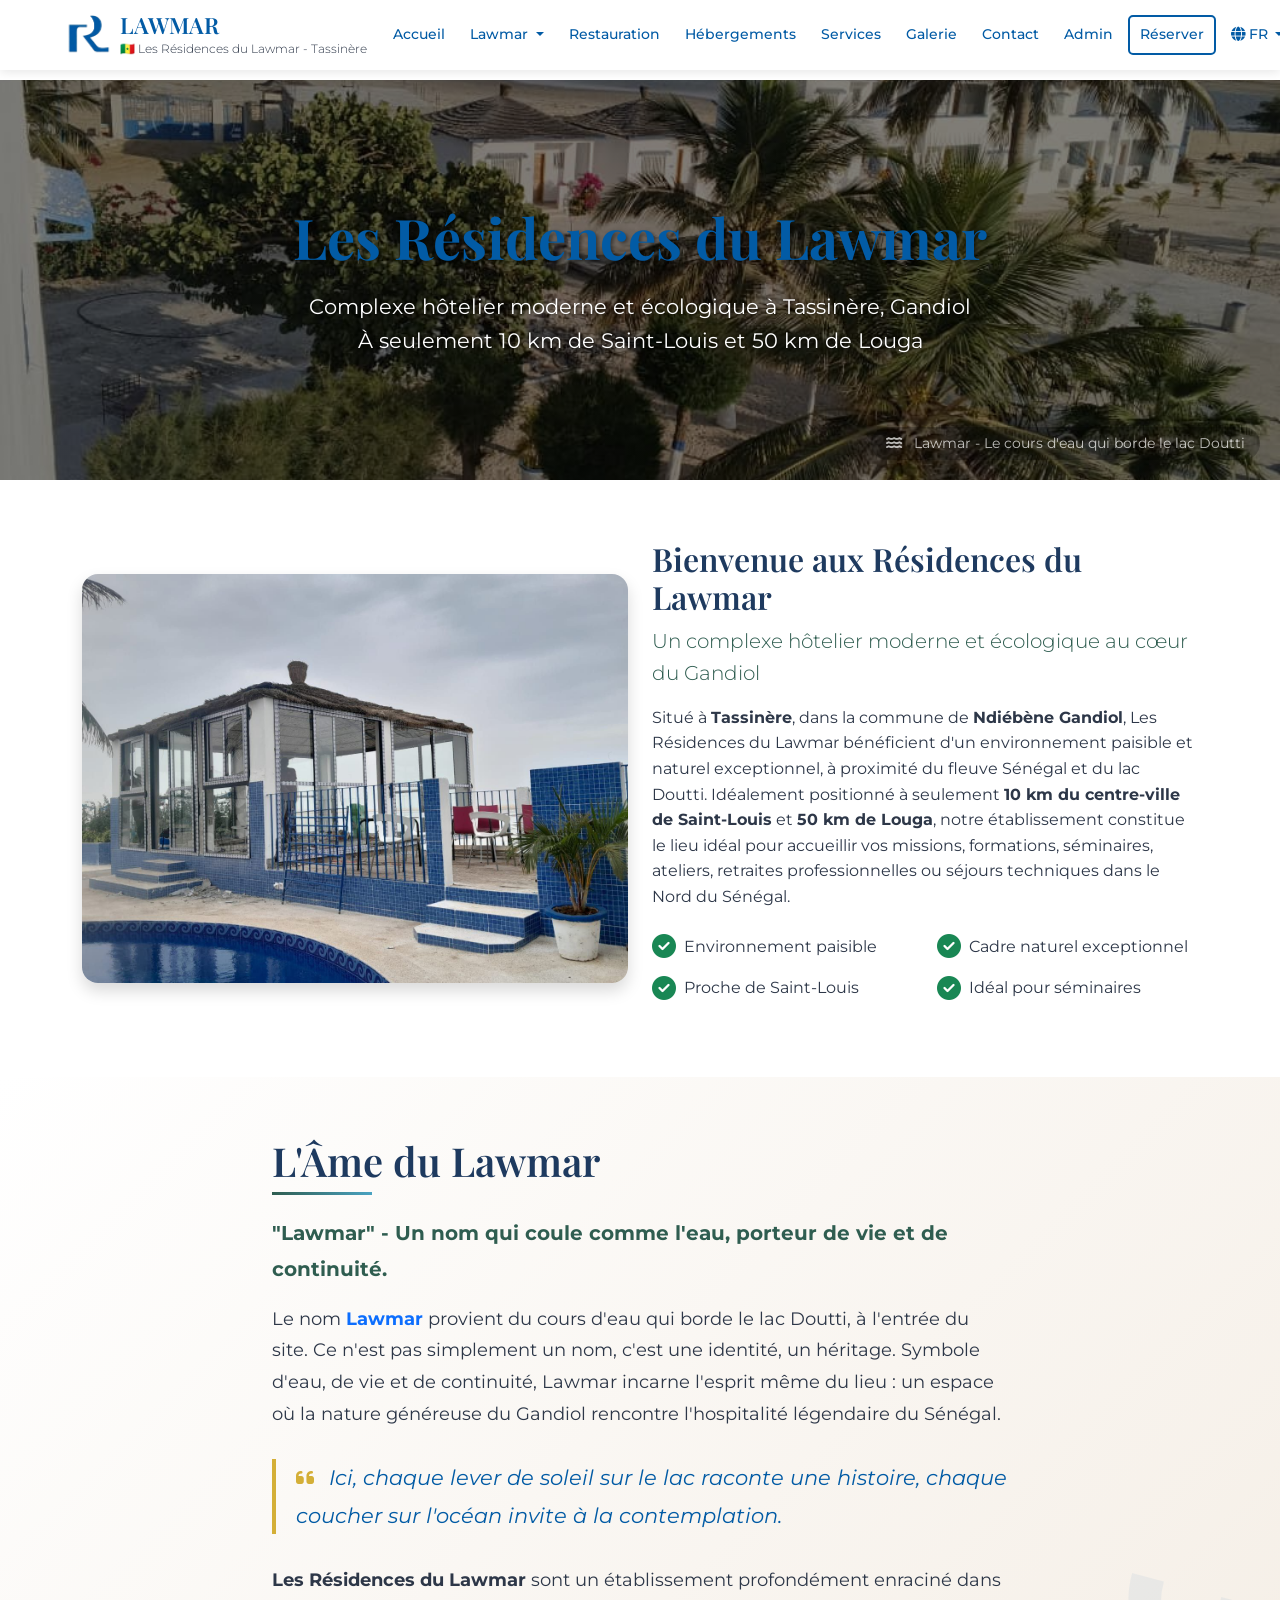
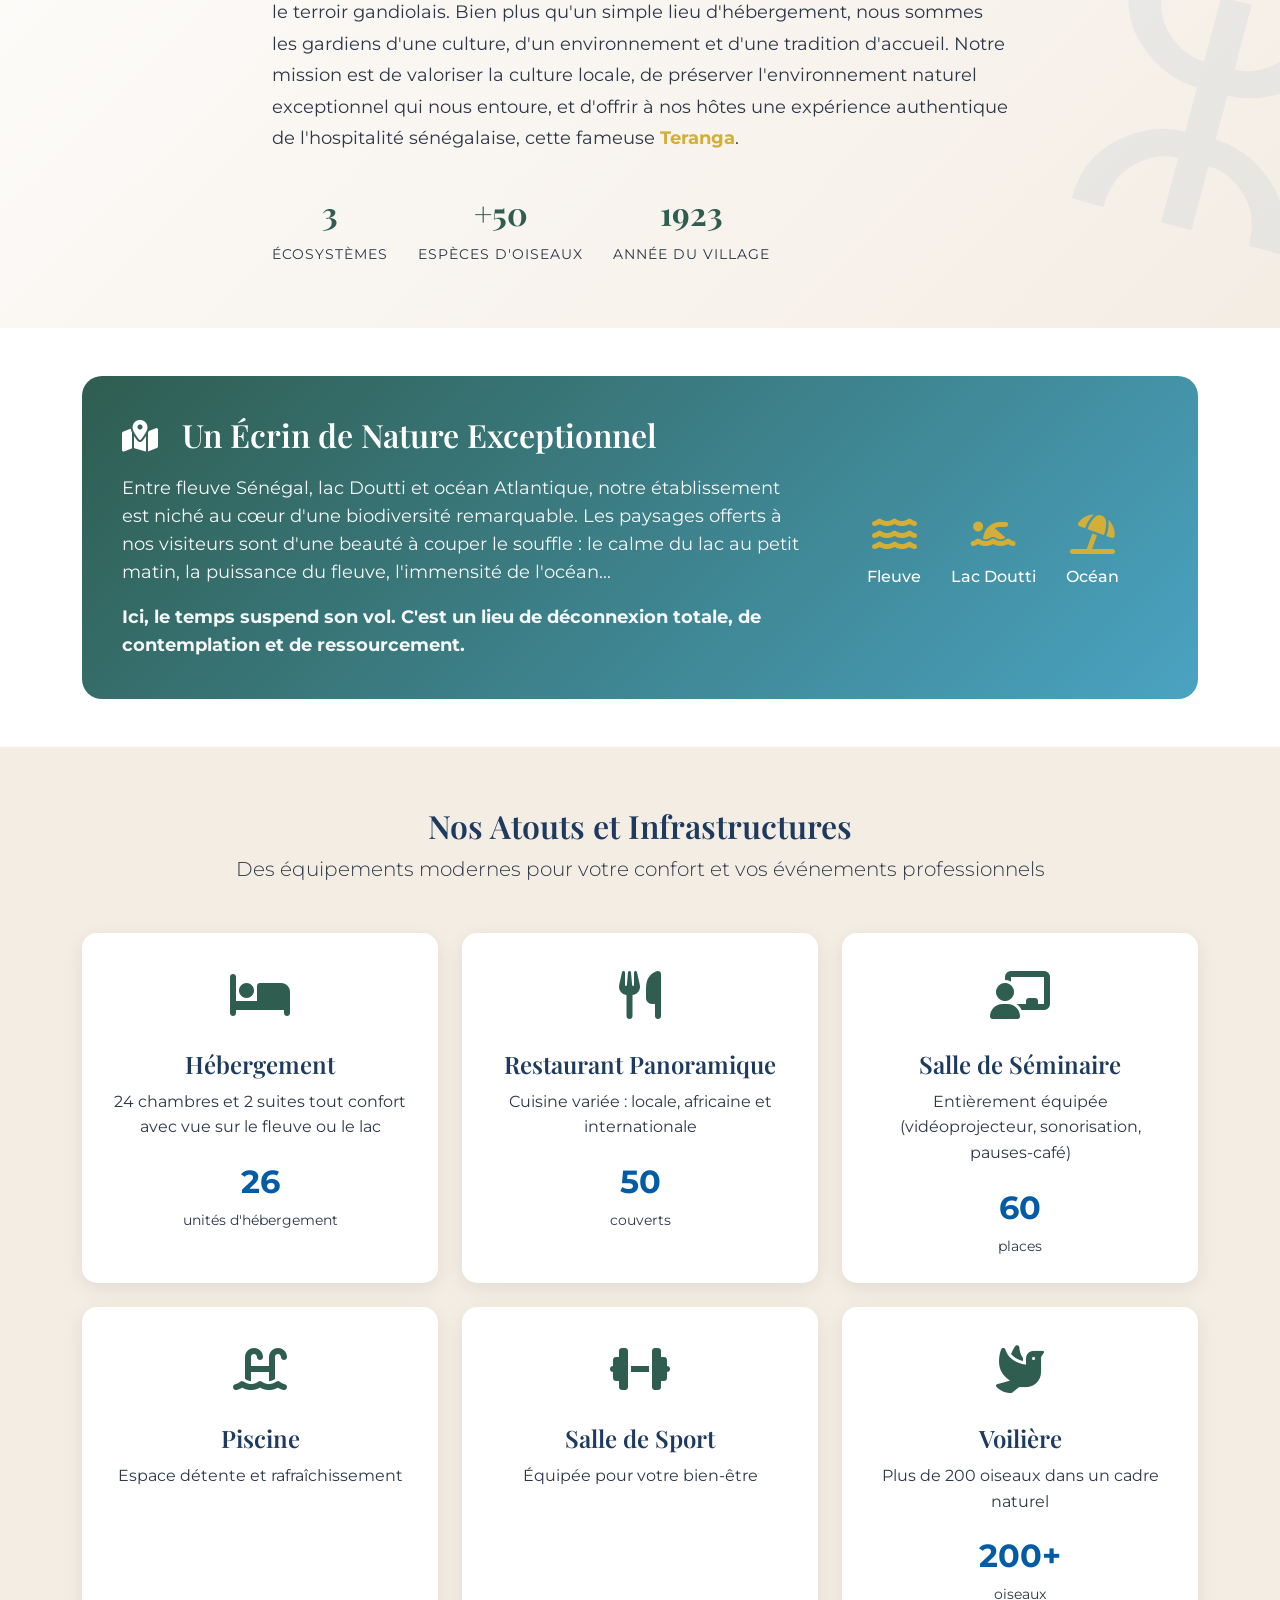
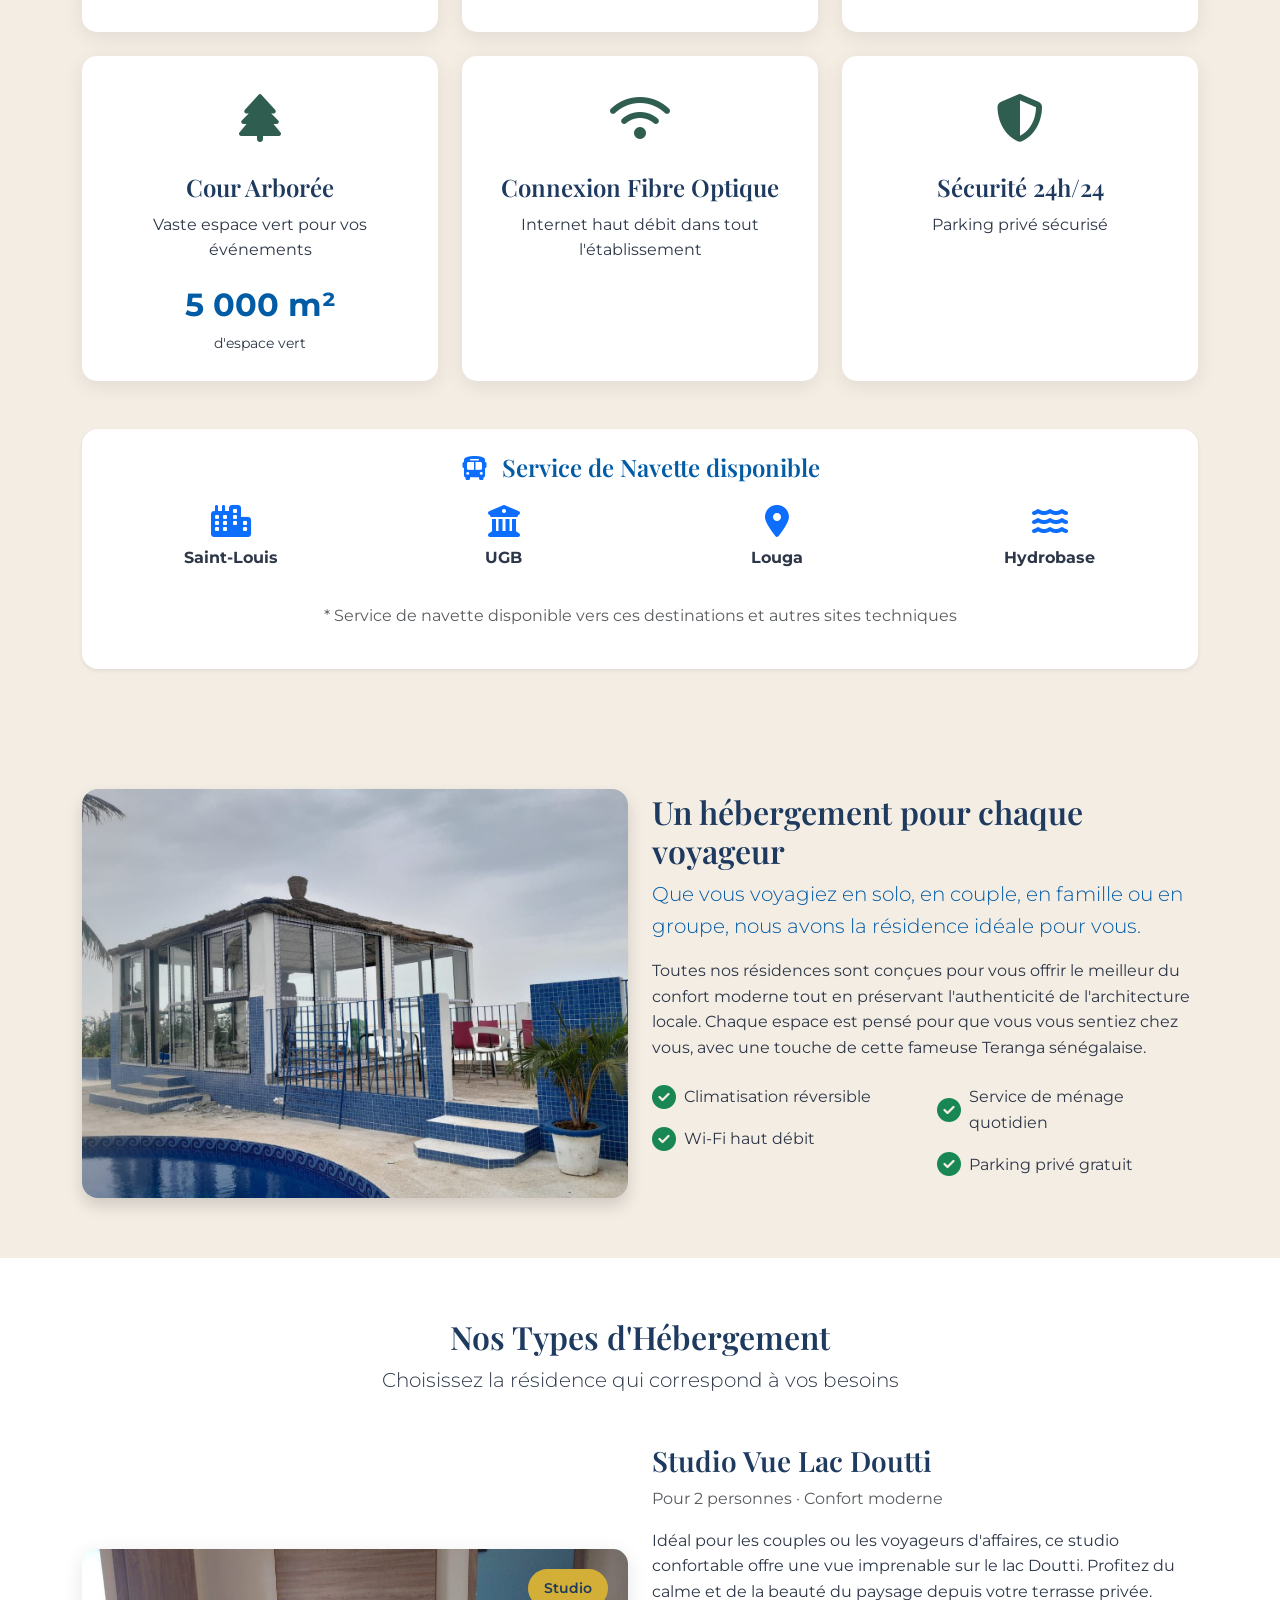
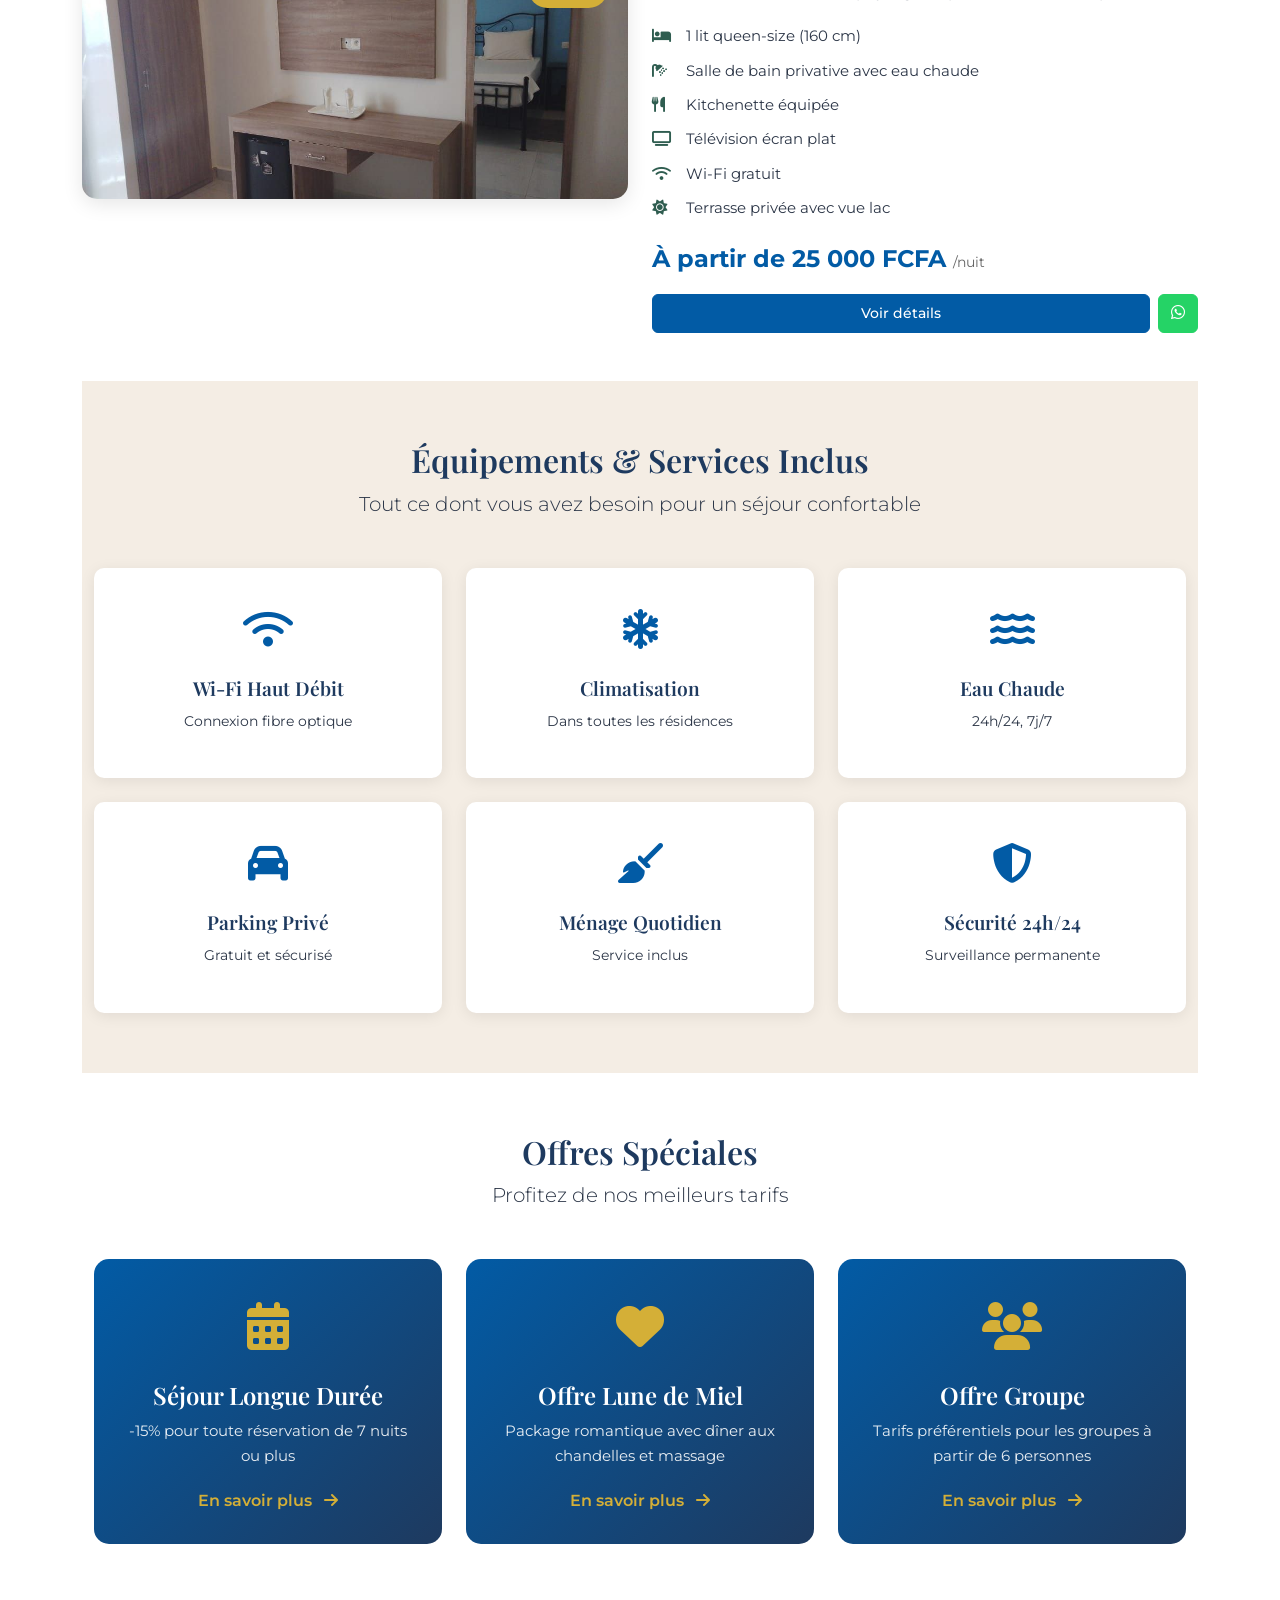
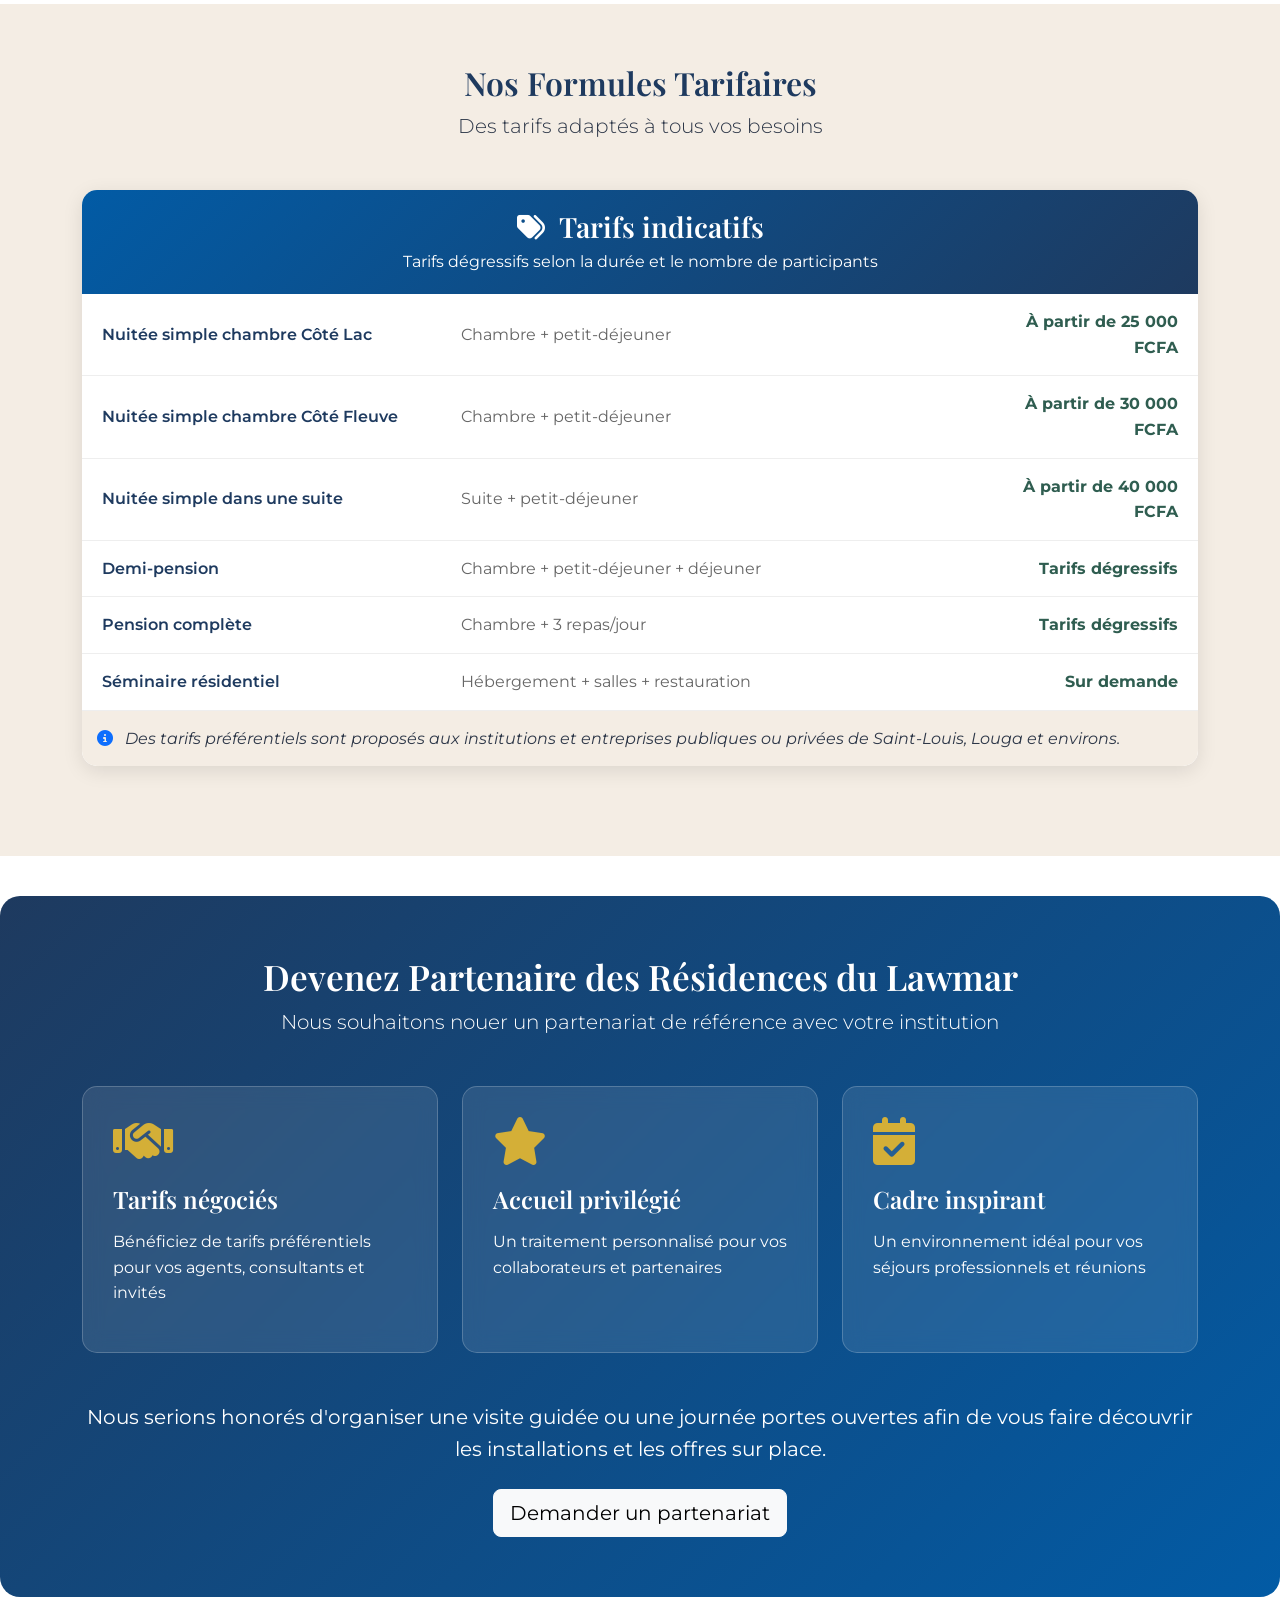
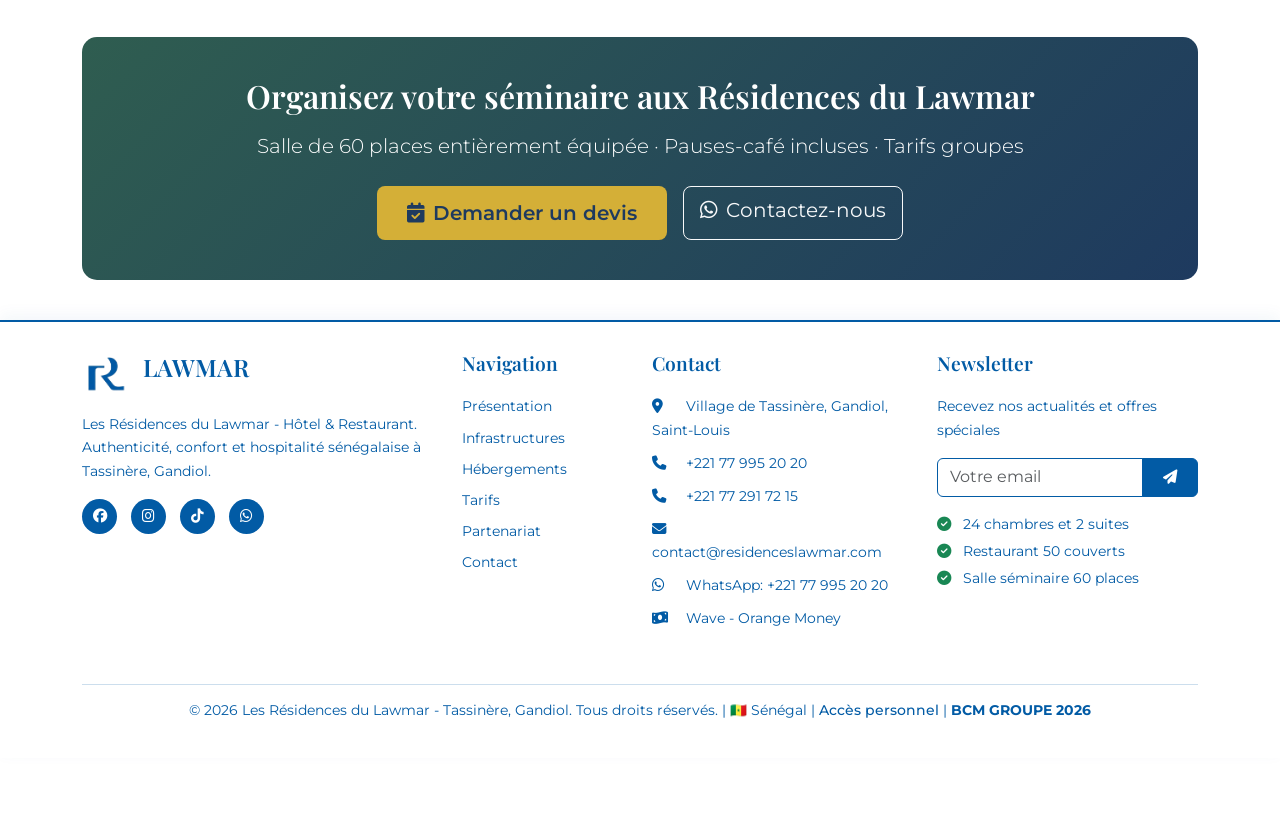
<file: Residences.html>
<!DOCTYPE html>
<html lang="fr">
<head>
    <meta charset="UTF-8">
    <meta name="viewport" content="width=device-width, initial-scale=1.0">
    <title>Nos Résidences - Lawmar Hôtel Les Résidences | Saint-Louis, Sénégal</title>
    <link href="https://cdn.jsdelivr.net/npm/bootstrap@5.3.0-alpha1/dist/css/bootstrap.min.css" rel="stylesheet">
    <link rel="stylesheet" href="https://cdnjs.cloudflare.com/ajax/libs/font-awesome/6.4.0/css/all.min.css">
    <!-- Icon Image -->
     <link rel="shortcut icon" href="images/logo1.png"/>
    <style>
        /* ===== STYLES GÉNÉRAUX ===== */
        :root {
            --primary-color: #025ba5;
            --secondary-color: #e0e0e0;
            --accent-color: #c53030;
            --dark-color: #2d3748;
            --light-color: #f7fafc;
            --light-green: #f0fff4;
            --yellow-color: #FFD700;
            --transition: all 0.3s ease;
            --indigo: #1E3A5F;
            --sable: #F4EDE4;
            --vert: #2F5D50;
            --teranga: #D4AF37;
            --eau: #4aa3c2;
            --savane: #8B7355;
        }

        * {
            margin: 0;
            padding: 0;
            box-sizing: border-box;
        }

        body {
            font-family: 'Montserrat', sans-serif;
            line-height: 1.6;
            color: var(--dark-color);
            padding-top: 80px;
        }

        h1, h2, h3, h4, h5, h6 {
            font-family: 'Playfair Display', serif;
            font-weight: 600;
            color: var(--primary-color);
        }

        .section-padding {
            padding: 60px 0;
        }

        .bg-sable {
            background-color: var(--sable) !important;
        }

        .btn-primary {
            background-color: var(--primary-color);
            border-color: var(--primary-color);
            padding: 8px 20px;
            font-weight: 500;
            transition: var(--transition);
            font-size: 0.9rem;
        }

        .btn-primary:hover {
            background-color: #024a84;
            border-color: #024a84;
            transform: translateY(-2px);
        }

        .btn-outline-primary {
            color: var(--primary-color);
            border-color: var(--primary-color);
        }

        .btn-outline-primary:hover {
            background-color: var(--primary-color);
            border-color: var(--primary-color);
            color: white;
        }

        .btn-whatsapp {
            background-color: #25D366;
            color: white !important;
            border-color: #25D366;
        }
        
        .btn-whatsapp:hover {
            background-color: #1da851;
            border-color: #1da851;
            color: white !important;
            transform: translateY(-2px);
        }

        .senegal-flag-icon {
            display: inline-block;
        }

        /* ===== NAVBAR STYLE ===== */
        .navbar {
            background-color: white !important;
            box-shadow: 0 2px 10px rgba(0,0,0,0.1);
            padding: 5px 0;
            min-height: 70px;
        }

        .navbar .container {
            position: relative;
            display: flex;
            align-items: center;
            justify-content: space-between;
        }

        .navbar-brand {
            display: flex;
            align-items: center;
            font-weight: 700;
            padding: 0;
            margin-left: -20px;
        }

        .logo-container {
            display: flex;
            align-items: center;
            gap: 8px;
        }

        .logo-image {
            width: 45px;
            height: 45px;
            object-fit: contain;
            background: transparent;
            border: none;
            border-radius: 0;
        }

        .brand-text {
            display: flex;
            flex-direction: column;
        }

        .hotel-name {
            color: var(--primary-color) !important;
            font-size: 1.4rem;
            margin: 0;
            line-height: 1.2;
        }

        .hotel-subtitle {
            color: var(--dark-color) !important;
            font-size: 0.75rem;
            font-weight: 300;
        }

        .navbar-nav {
            display: flex;
            align-items: center;
            gap: 5px;
        }

        .navbar-nav .nav-link {
            color: var(--primary-color) !important;
            font-weight: 500;
            padding: 6px 10px !important;
            transition: var(--transition);
            font-size: 0.9rem;
            white-space: nowrap;
        }

        .navbar-nav .nav-link:hover,
        .navbar-nav .nav-link.active {
            color: var(--indigo) !important;
            border-bottom: 2px solid var(--vert);
        }

        .btn-reservation {
            background-color: transparent !important;
            color: var(--primary-color) !important;
            border: 2px solid var(--primary-color) !important;
            border-radius: 5px;
            font-weight: 600;
            padding: 6px 15px !important;
            transition: var(--transition);
        }

        .btn-reservation:hover {
            background-color: var(--primary-color) !important;
            color: white !important;
            transform: translateY(-2px);
            border-bottom: 2px solid var(--primary-color) !important;
        }

        /* Styles améliorés pour les dropdowns */
        .dropdown-menu {
            background-color: white;
            border: 1px solid var(--secondary-color);
            border-radius: 8px;
            box-shadow: 0 5px 15px rgba(0,0,0,0.1);
            padding: 8px 0;
            margin-top: 5px;
            min-width: 220px;
        }

        .dropdown-item {
            color: var(--primary-color) !important;
            padding: 8px 20px;
            font-size: 0.9rem;
            transition: var(--transition);
        }

        .dropdown-item:hover {
            background-color: var(--primary-color) !important;
            color: white !important;
            padding-left: 25px;
        }

        .dropdown-item i {
            width: 20px;
            margin-right: 8px;
            color: var(--primary-color);
        }

        .dropdown-item:hover i {
            color: white !important;
        }

        /* Hero Section */
        .residences-hero {
            background: linear-gradient(rgba(0,0,0,0.5), rgba(0,0,0,0.5)), url('images/vue2.jpeg') no-repeat bottom ;
            background-size: cover;
            background-position: center;
            height: 400px;
            display: flex;
            align-items: center;
            justify-content: center;
            text-align: center;
            color: white;
            position: relative;
        }

        .hero-title {
            font-size: 3.5rem;
            font-weight: 700;
            margin-bottom: 20px;
            text-shadow: 2px 2px 4px rgba(0,0,0,0.5);
        }

        .hero-subtitle {
            font-size: 1.3rem;
            max-width: 900px;
            margin: 0 auto;
            text-shadow: 1px 1px 3px rgba(0,0,0,0.5);
        }

        .hero-watermark {
            position: absolute;
            bottom: 20px;
            right: 20px;
            font-size: 0.9rem;
            opacity: 0.7;
            color: white;
            background: rgba(0,0,0,0.3);
            padding: 5px 15px;
            border-radius: 30px;
        }

        /* Section Histoire */
        .story-section {
            background: linear-gradient(135deg, white 0%, var(--sable) 100%);
            padding: 60px 0;
            position: relative;
            overflow: hidden;
        }

        .story-section::before {
            content: "ⵣ";
            font-size: 20rem;
            position: absolute;
            bottom: -50px;
            right: -50px;
            opacity: 0.05;
            color: var(--primary-color);
            transform: rotate(15deg);
            font-family: serif;
        }

        .story-title {
            color: var(--indigo);
            font-size: 2.5rem;
            margin-bottom: 30px;
            position: relative;
            display: inline-block;
        }

        .story-title::after {
            content: '';
            position: absolute;
            bottom: -10px;
            left: 0;
            width: 100px;
            height: 3px;
            background: linear-gradient(90deg, var(--vert), var(--eau));
        }

        .story-text {
            font-size: 1.1rem;
            line-height: 1.8;
            color: var(--dark-color);
        }

        .story-quote {
            font-size: 1.3rem;
            font-style: italic;
            color: var(--primary-color);
            border-left: 4px solid var(--teranga);
            padding-left: 20px;
            margin: 30px 0;
        }

        .story-stats {
            display: flex;
            gap: 30px;
            margin-top: 30px;
        }

        .stat-item {
            text-align: center;
        }

        .stat-number {
            font-size: 2rem;
            font-weight: 700;
            color: var(--vert);
            font-family: 'Playfair Display', serif;
        }

        .stat-label {
            font-size: 0.9rem;
            color: var(--dark-color);
            text-transform: uppercase;
            letter-spacing: 1px;
        }

        /* Bannière environnement */
        .environment-banner {
            background: linear-gradient(135deg, var(--vert) 0%, var(--eau) 100%);
            color: white;
            padding: 40px;
            border-radius: 20px;
            margin: 40px 0;
        }

        .environment-banner h3 {
            color: white;
            font-size: 2rem;
            margin-bottom: 20px;
        }

        .environment-banner p {
            font-size: 1.1rem;
            opacity: 0.95;
        }

        .environment-icons {
            display: flex;
            gap: 30px;
            justify-content: center;
            margin-top: 30px;
        }

        .env-icon-item {
            text-align: center;
        }

        .env-icon-item i {
            font-size: 2.5rem;
            margin-bottom: 10px;
            color: var(--teranga);
        }

        .env-icon-item span {
            display: block;
            font-weight: 500;
        }

        /* Navigation des sous-pages */
        .subpage-nav {
            background-color: white;
            border-radius: 15px;
            padding: 20px;
            margin-bottom: 30px;
            box-shadow: 0 3px 15px rgba(0,0,0,0.08);
            text-align: center;
        }
        
        .subpage-nav .btn {
            margin: 5px;
            border-radius: 30px;
            padding: 10px 20px;
            font-weight: 500;
        }
        
        .subpage-nav .btn.active {
            background-color: var(--primary-color);
            color: white;
            border-color: var(--primary-color);
        }

        /* Cartes de résidences */
        .residence-card {
            background: white;
            border-radius: 15px;
            overflow: hidden;
            box-shadow: 0 5px 20px rgba(0,0,0,0.1);
            transition: var(--transition);
            height: 100%;
            margin-bottom: 30px;
            position: relative;
            cursor: pointer;
        }

        .residence-card:hover {
            transform: translateY(-10px);
            box-shadow: 0 15px 30px rgba(0,0,0,0.15);
        }

        .residence-image {
            height: 250px;
            background-size: cover;
            background-position: center;
            position: relative;
        }

        .residence-badge {
            position: absolute;
            top: 20px;
            right: 20px;
            background: var(--teranga);
            color: var(--indigo);
            padding: 8px 16px;
            border-radius: 25px;
            font-weight: 600;
            font-size: 0.9rem;
            z-index: 2;
        }

        .residence-content {
            padding: 25px;
        }

        .residence-content h3 {
            color: var(--indigo);
            margin-bottom: 15px;
            font-size: 1.5rem;
        }

        .residence-features {
            list-style: none;
            padding: 0;
            margin: 20px 0;
        }

        .residence-features li {
            margin-bottom: 10px;
            font-size: 0.95rem;
        }

        .residence-features i {
            color: var(--vert);
            margin-right: 10px;
            width: 20px;
        }

        .price-tag {
            font-size: 1.5rem;
            font-weight: 700;
            color: var(--primary-color);
            margin: 15px 0;
        }

        .price-tag small {
            font-size: 0.9rem;
            color: #666;
            font-weight: normal;
        }

        /* Cartes pour les sous-pages d'aperçu */
        .subpage-preview-card {
            background: linear-gradient(135deg, var(--primary-color) 0%, var(--indigo) 100%);
            color: white;
            border-radius: 15px;
            padding: 30px;
            text-align: center;
            transition: var(--transition);
            height: 100%;
            cursor: pointer;
            text-decoration: none;
            display: block;
        }

        .subpage-preview-card:hover {
            transform: translateY(-10px);
            box-shadow: 0 15px 30px rgba(0,0,0,0.2);
            text-decoration: none;
            color: white;
        }

        .preview-icon {
            font-size: 3rem;
            margin-bottom: 15px;
            color: var(--teranga);
        }

        .subpage-preview-card h3 {
            color: white;
            font-size: 1.5rem;
            margin-bottom: 10px;
        }

        .subpage-preview-card p {
            color: rgba(255,255,255,0.9);
            margin-bottom: 20px;
            font-size: 0.95rem;
        }

        .preview-link {
            color: var(--teranga);
            font-weight: 600;
        }

        .preview-link i {
            transition: transform 0.3s ease;
        }

        .subpage-preview-card:hover .preview-link i {
            transform: translateX(5px);
        }

        /* Cartes pour les sous-pages détaillées */
        .detail-card {
            background: white;
            border-radius: 15px;
            overflow: hidden;
            box-shadow: 0 5px 20px rgba(0,0,0,0.1);
            margin-bottom: 30px;
        }

        .detail-header {
            background: linear-gradient(135deg, var(--primary-color), var(--indigo));
            color: white;
            padding: 20px;
            position: relative;
        }

        .detail-header h2 {
            color: white;
            margin-bottom: 5px;
        }

        .detail-header i {
            margin-right: 10px;
        }

        .detail-body {
            padding: 25px;
        }

        .gallery-grid {
            display: grid;
            grid-template-columns: repeat(auto-fill, minmax(200px, 1fr));
            gap: 15px;
            margin: 20px 0;
        }

        .gallery-item {
            height: 150px;
            background-size: cover;
            background-position: center;
            border-radius: 10px;
            transition: var(--transition);
        }

        .gallery-item:hover {
            transform: scale(1.05);
        }

        .feature-list {
            list-style: none;
            padding: 0;
        }

        .feature-list li {
            padding: 10px 0;
            border-bottom: 1px solid #eee;
            display: flex;
            align-items: center;
        }

        .feature-list li:last-child {
            border-bottom: none;
        }

        .feature-list i {
            color: var(--vert);
            width: 30px;
            font-size: 1.2rem;
        }

        /* Tableau des tarifs */
        .pricing-table {
            background: white;
            border-radius: 15px;
            overflow: hidden;
            box-shadow: 0 5px 20px rgba(0,0,0,0.1);
            margin: 30px 0;
        }

        .pricing-header {
            background: linear-gradient(135deg, var(--primary-color), var(--indigo));
            color: white;
            padding: 20px;
            text-align: center;
        }

        .pricing-header h3 {
            color: white;
            margin-bottom: 5px;
        }

        .pricing-row {
            display: flex;
            border-bottom: 1px solid #eee;
            padding: 15px 20px;
            align-items: center;
        }

        .pricing-row:last-child {
            border-bottom: none;
        }

        .pricing-offre {
            flex: 2;
            font-weight: 600;
            color: var(--indigo);
        }

        .pricing-desc {
            flex: 3;
            color: #666;
        }

        .pricing-price {
            flex: 1;
            font-weight: 700;
            color: var(--vert);
            text-align: right;
        }

        .pricing-note {
            background-color: var(--sable);
            padding: 15px;
            font-style: italic;
            border-radius: 0 0 15px 15px;
        }

        /* Section Infrastructures */
        .infra-card {
            background: white;
            border-radius: 15px;
            padding: 25px;
            box-shadow: 0 5px 20px rgba(0,0,0,0.08);
            height: 100%;
            transition: var(--transition);
            text-align: center;
        }

        .infra-card:hover {
            transform: translateY(-10px);
            box-shadow: 0 15px 30px rgba(0,0,0,0.15);
        }

        .infra-icon {
            font-size: 3rem;
            color: var(--vert);
            margin-bottom: 15px;
        }

        .infra-card h4 {
            color: var(--indigo);
            margin-bottom: 10px;
        }

        .infra-number {
            font-size: 2rem;
            font-weight: 700;
            color: var(--primary-color);
            margin-top: 10px;
        }

        /* Amenities Section */
        .amenity-item {
            text-align: center;
            padding: 30px 20px;
            background: white;
            border-radius: 10px;
            box-shadow: 0 3px 15px rgba(0,0,0,0.08);
            transition: var(--transition);
            height: 100%;
        }

        .amenity-item:hover {
            transform: translateY(-5px);
            box-shadow: 0 10px 25px rgba(0,0,0,0.12);
        }

        .amenity-icon {
            font-size: 2.5rem;
            color: var(--primary-color);
            margin-bottom: 15px;
        }

        .amenity-item h4 {
            color: var(--indigo);
            margin-bottom: 10px;
            font-size: 1.2rem;
        }

        /* Section Partenariat */
        .partnership-section {
            background: linear-gradient(135deg, var(--indigo) 0%, var(--primary-color) 100%);
            color: white;
            padding: 60px 0;
            margin: 40px 0;
            border-radius: 20px;
        }

        .partnership-section h2 {
            color: white;
            font-size: 2.2rem;
        }

        .partnership-card {
            background: rgba(255,255,255,0.1);
            backdrop-filter: blur(10px);
            border: 1px solid rgba(255,255,255,0.2);
            border-radius: 15px;
            padding: 30px;
            height: 100%;
            transition: var(--transition);
        }

        .partnership-card:hover {
            transform: translateY(-10px);
            background: rgba(255,255,255,0.2);
        }

        .partnership-card i {
            font-size: 3rem;
            color: var(--teranga);
            margin-bottom: 20px;
        }

        .partnership-card h4 {
            color: white;
            margin-bottom: 15px;
        }

        /* Bannière promotionnelle */
        .promo-banner {
            background: linear-gradient(135deg, var(--vert) 0%, var(--indigo) 100%);
            color: white;
            border-radius: 15px;
            padding: 40px;
            margin: 40px 0;
        }

        .promo-banner h3 {
            font-size: 2rem;
            margin-bottom: 15px;
            color: white;
        }

        .promo-banner .btn-light {
            background-color: var(--teranga);
            border: none;
            color: var(--indigo);
            font-weight: 600;
            padding: 12px 30px;
        }

        .promo-banner .btn-light:hover {
            background-color: #e6c200;
            transform: translateY(-2px);
        }

        .promo-banner .btn-outline-light:hover {
            background-color: rgba(255,255,255,0.2);
        }

        /* Footer */
        .footer {
            background-color: white !important;
            color: var(--primary-color);
            padding: 30px 0 20px;
            font-size: 0.9rem;
            border-top: 2px solid var(--primary-color);
            box-shadow: 0 -5px 15px rgba(2, 91, 165, 0.05);
        }

        .footer-about h3 {
            color: var(--primary-color) !important;
            font-size: 1.5rem;
            margin-bottom: 15px;
        }

        .footer-links h4,
        .footer-contact h4,
        .footer-newsletter h4 {
            color: var(--primary-color) !important;
            font-size: 1.2rem;
            margin-bottom: 20px;
        }

        .footer-links ul {
            list-style: none;
            padding: 0;
        }

        .footer-links ul li {
            margin-bottom: 8px;
        }

        .footer-links ul li a {
            color: var(--primary-color) !important;
            text-decoration: none;
            transition: var(--transition);
        }

        .footer-links ul li a:hover {
            color: var(--indigo) !important;
            padding-left: 5px;
            border-left: 2px solid var(--vert);
        }

        .footer-contact p {
            margin-bottom: 10px;
            color: var(--primary-color) !important;
        }

        .footer-contact i {
            color: var(--primary-color);
            margin-right: 10px;
            width: 20px;
        }

        .email-badge {
            background-color: var(--sable);
            border-radius: 20px;
            padding: 8px 12px;
            margin-bottom: 8px;
            font-size: 0.85rem;
        }
        
        .email-badge i {
            color: var(--vert);
            margin-right: 8px;
        }

        .social-links {
            margin-top: 15px;
        }

        .social-links a {
            display: inline-block;
            width: 35px;
            height: 35px;
            background-color: var(--primary-color);
            color: white !important;
            border-radius: 50%;
            text-align: center;
            line-height: 35px;
            margin-right: 10px;
            transition: var(--transition);
        }

        .social-links a:hover {
            background-color: var(--indigo);
            transform: translateY(-3px);
        }

        .footer-newsletter .input-group {
            margin-top: 10px;
        }

        .footer-newsletter .input-group input {
            border: 1px solid var(--primary-color);
            color: var(--dark-color);
        }

        .footer-newsletter .input-group input:focus {
            border-color: var(--vert);
            box-shadow: 0 0 0 0.2rem rgba(47, 93, 80, 0.25);
        }

        .footer-newsletter .btn-primary {
            background-color: var(--primary-color);
            border-color: var(--primary-color);
            color: white;
        }

        .footer-newsletter .btn-primary:hover {
            background-color: var(--indigo);
            border-color: var(--indigo);
            transform: translateY(-2px);
        }

        .footer-bottom {
            border-top: 1px solid rgba(2, 91, 165, 0.2);
            padding-top: 15px;
            margin-top: 20px;
            text-align: center;
            color: var(--primary-color);
            font-size: 0.85rem;
        }

        .footer-bottom a {
            color: var(--primary-color);
            text-decoration: none;
            font-weight: 500;
        }

        .footer-bottom a:hover {
            color: var(--indigo);
            text-decoration: underline;
        }

        .footer-logo-image {
            width: 45px;
            height: 45px;
            object-fit: contain;
            border: none !important;
            border-radius: 0 !important;
            background: transparent !important;
        }

        /* Modal */
        .modal-content {
            border-radius: 10px;
            overflow: hidden;
        }

        .modal-header {
            background-color: var(--indigo);
            color: white;
            border-bottom: none;
            padding: 20px;
        }

        .modal-title {
            color: white;
        }

        .btn-close {
            filter: invert(1);
        }

        .card {
            transition: var(--transition);
            border: none;
            box-shadow: 0 5px 15px rgba(0,0,0,0.08);
        }
        
        .card:hover {
            transform: translateY(-5px);
            box-shadow: 0 15px 30px rgba(0,0,0,0.12);
        }

        /* Responsive */
        @media (max-width: 991px) {
            .navbar .container {
                position: static;
            }
            
            .navbar-brand {
                margin-left: 0;
            }
            
            .navbar-collapse {
                background-color: white;
                padding: 15px;
                border-radius: 8px;
                box-shadow: 0 5px 15px rgba(0,0,0,0.1);
                margin-top: 10px;
            }
            
            .navbar-nav {
                flex-direction: column;
                width: 100%;
            }
            
            .navbar-nav .nav-link {
                padding: 10px 15px !important;
                width: 100%;
                text-align: left;
            }
            
            .btn-reservation {
                margin-left: 0;
                width: 100%;
                text-align: center;
                margin-top: 5px;
            }
            
            .dropdown-menu {
                width: 100%;
                text-align: left;
            }
            
            .pricing-row {
                flex-direction: column;
                text-align: center;
                gap: 8px;
            }
            
            .pricing-offre, .pricing-desc, .pricing-price {
                width: 100%;
                text-align: center;
            }
        }

        @media (max-width: 768px) {
            body {
                padding-top: 70px;
            }
            
            .navbar {
                padding: 4px 0 !important;
                min-height: 60px;
            }
            
            .logo-image {
                width: 38px;
                height: 38px;
            }
            
            .hotel-name {
                font-size: 1.2rem !important;
            }
            
            .hotel-subtitle {
                font-size: 0.65rem !important;
            }
            
            .residences-hero {
                height: 400px;
            }
            
            .hero-title {
                font-size: 2.2rem;
            }
            
            .hero-subtitle {
                font-size: 1rem;
            }
            
            .story-title {
                font-size: 1.8rem;
            }
            
            .story-stats {
                flex-direction: column;
                gap: 15px;
            }
            
            .environment-icons {
                flex-direction: column;
                gap: 20px;
            }
            
            .residence-image {
                height: 200px;
            }
            
            .residence-content {
                padding: 20px;
            }
            
            .residence-content h3 {
                font-size: 1.3rem;
            }

            .subpage-preview-card {
                padding: 20px;
            }

            .promo-banner {
                padding: 30px 20px;
            }

            .promo-banner h3 {
                font-size: 1.5rem;
            }

            .gallery-grid {
                grid-template-columns: repeat(2, 1fr);
            }
            
            .footer {
                text-align: center;
            }
            
            .social-links {
                justify-content: center;
                display: flex;
            }
            
            .footer-logo-image {
                width: 38px;
                height: 38px;
            }
        }
        
        @media (max-width: 576px) {
            body {
                padding-top: 65px;
            }
            
            .navbar {
                min-height: 55px;
            }
            
            .logo-image {
                width: 32px;
                height: 32px;
            }
            
            .hotel-name {
                font-size: 1.1rem !important;
            }
            
            .residences-hero {
                height: 350px;
            }
            
            .hero-title {
                font-size: 1.8rem;
            }
            
            .footer-logo-image {
                width: 32px;
                height: 32px;
            }
        }

        @media (max-width: 360px) {
            body {
                padding-top: 60px;
            }
            
            .navbar {
                min-height: 50px;
            }
            
            .logo-image {
                width: 28px;
                height: 28px;
            }
            
            .hotel-name {
                font-size: 1rem !important;
            }
            
            .footer-logo-image {
                width: 28px;
                height: 28px;
            }
        }
    </style>
    <link rel="preconnect" href="https://fonts.googleapis.com">
    <link rel="preconnect" href="https://fonts.gstatic.com" crossorigin>
    <link href="https://fonts.googleapis.com/css2?family=Playfair+Display:wght@400;500;600;700&family=Montserrat:wght@300;400;500;600&display=swap" rel="stylesheet">
</head>
<body>
    <!-- ===== NAVIGATION ===== -->
    <nav class="navbar navbar-expand-lg fixed-top">
        <div class="container">
            <a class="navbar-brand" href="index.html">
                <div class="logo-container">
                    <img src="images/logo1.png" alt="Logo officiel Les Résidences du Lawmar" class="logo-image" style="border-radius: 0; border: none; background: transparent; width: 50px; height: 50px;" onerror="this.onerror=null; this.src='https://via.placeholder.com/50x50/1E3A5F/ffffff?text=LAWMAR'; this.style.borderRadius='0'; this.style.border='none';">
                    <div class="brand-text">
                        <h1 class="hotel-name" id="hotel-name">LAWMAR</h1>
                        <span class="hotel-subtitle" id="hotel-subtitle">
                            <span class="senegal-flag-icon">🇸🇳</span> Les Résidences du Lawmar - Tassinère
                        </span>
                    </div>
                </div>
            </a>
            <button class="navbar-toggler" type="button" data-bs-toggle="collapse" data-bs-target="#navbarNav">
                <span class="navbar-toggler-icon"></span>
            </button>
            <div class="collapse navbar-collapse" id="navbarNav">
                <ul class="navbar-nav ms-auto">
                    <li class="nav-item">
                        <a class="nav-link" href="index.html">Accueil</a>
                    </li>
                    
                    <li class="nav-item dropdown">
                        <a class="nav-link dropdown-toggle" href="#" id="decouvrirDropdown" role="button" data-bs-toggle="dropdown" aria-expanded="false">
                            Lawmar
                        </a>
                        <ul class="dropdown-menu" aria-labelledby="decouvrirDropdown">
                            <li><a class="dropdown-item" href="experiences.html"><i class="fas fa-compass"></i> Expériences</a></li>
                            <li><a class="dropdown-item" href="engagements.html"><i class="fas fa-leaf"></i> Engagements</a></li>
                        </ul>
                    </li>
                    
                    <li class="nav-item">
                        <a class="nav-link" href="restauration.html">Restauration</a>
                    </li>
                    <li class="nav-item">
                        <a class="nav-link" href="chambres.html">Hébergements</a>
                    </li>
                    <li class="nav-item">
                        <a class="nav-link" href="services.html">Services</a>
                    </li>
                    <li class="nav-item">
                        <a class="nav-link" href="galerie.html">Galerie</a>
                    </li>
                    
                    <li class="nav-item">
                        <a class="nav-link" href="contact.html">Contact</a>
                    </li>
                    <li class="nav-item">
                        <a class="nav-link" href="admin.html">Admin</a>
                    </li>
                    <li class="nav-item">
                        <a class="nav-link btn-reservation" href="#" data-bs-toggle="modal" data-bs-target="#bookingModal">Réserver</a>
                    </li>
                    <li class="nav-item dropdown">
                        <a class="nav-link dropdown-toggle" href="#" id="languageDropdown" role="button" data-bs-toggle="dropdown">
                            <i class="fas fa-globe"></i> <span id="current-lang">FR</span>
                        </a>
                        <ul class="dropdown-menu">
                            <li><a class="dropdown-item" href="#" onclick="changeLanguage('fr'); return false;">Français</a></li>
                            <li><a class="dropdown-item" href="#" onclick="changeLanguage('en'); return false;">English</a></li>
                        </ul>
                    </li>
                </ul>
            </div>
        </div>
    </nav>

    <!-- Hero Section -->
    <section class="residences-hero">
        <div class="container text-center">
            <h1 class="hero-title">Les Résidences du Lawmar</h1>
            <p class="hero-subtitle">Complexe hôtelier moderne et écologique à Tassinère, Gandiol<br>À seulement 10 km de Saint-Louis et 50 km de Louga</p>
            <div class="hero-watermark">
                <i class="fas fa-water me-2"></i> Lawmar - Le cours d'eau qui borde le lac Doutti
            </div>
        </div>
    </section>

    <!-- ===== SECTION PRÉSENTATION GÉNÉRALE ===== -->
    <section id="presentation" class="section-padding">
        <div class="container">
            <div class="row align-items-center">
                <div class="col-lg-6 mb-4 mb-lg-0">
                    <img src="images/vue5.jpeg" alt="Vue d'ensemble des résidences" class="img-fluid rounded-4 shadow" onerror="this.src='https://via.placeholder.com/800x500/F4EDE4/1E3A5F?text=Lawmar+Residences';">
                </div>
                <div class="col-lg-6">
                    <h2 style="color: var(--indigo);">Bienvenue aux Résidences du Lawmar</h2>
                    <p class="lead" style="color: var(--vert);">Un complexe hôtelier moderne et écologique au cœur du Gandiol</p>
                    <p>Situé à <strong>Tassinère</strong>, dans la commune de <strong>Ndiébène Gandiol</strong>, Les Résidences du Lawmar bénéficient d'un environnement paisible et naturel exceptionnel, à proximité du fleuve Sénégal et du lac Doutti. Idéalement positionné à seulement <strong>10 km du centre-ville de Saint-Louis</strong> et <strong>50 km de Louga</strong>, notre établissement constitue le lieu idéal pour accueillir vos missions, formations, séminaires, ateliers, retraites professionnelles ou séjours techniques dans le Nord du Sénégal.</p>
                    <div class="row mt-4">
                        <div class="col-6">
                            <div class="d-flex align-items-center mb-3">
                                <i class="fas fa-check-circle text-success me-2 fs-4"></i>
                                <span>Environnement paisible</span>
                            </div>
                            <div class="d-flex align-items-center mb-3">
                                <i class="fas fa-check-circle text-success me-2 fs-4"></i>
                                <span>Proche de Saint-Louis</span>
                            </div>
                        </div>
                        <div class="col-6">
                            <div class="d-flex align-items-center mb-3">
                                <i class="fas fa-check-circle text-success me-2 fs-4"></i>
                                <span>Cadre naturel exceptionnel</span>
                            </div>
                            <div class="d-flex align-items-center mb-3">
                                <i class="fas fa-check-circle text-success me-2 fs-4"></i>
                                <span>Idéal pour séminaires</span>
                            </div>
                        </div>
                    </div>
                </div>
            </div>
        </div>
    </section>

    <!-- ===== SECTION HISTOIRE ET IDENTITÉ ===== -->
    <section id="histoire" class="story-section">
        <div class="container">
            <div class="row">
                <div class="col-lg-8 mx-auto">
                    <h2 class="story-title">L'Âme du Lawmar</h2>
                    
                    <div class="story-text">
                        <p class="lead fw-bold" style="color: var(--vert);">"Lawmar" - Un nom qui coule comme l'eau, porteur de vie et de continuité.</p>
                        
                        <p>Le nom <strong class="text-primary">Lawmar</strong> provient du cours d'eau qui borde le lac Doutti, à l'entrée du site. Ce n'est pas simplement un nom, c'est une identité, un héritage. Symbole d'eau, de vie et de continuité, Lawmar incarne l'esprit même du lieu : un espace où la nature généreuse du Gandiol rencontre l'hospitalité légendaire du Sénégal.</p>
                        
                        <div class="story-quote">
                            <i class="fas fa-quote-left me-2" style="color: var(--teranga);"></i>
                            Ici, chaque lever de soleil sur le lac raconte une histoire, chaque coucher sur l'océan invite à la contemplation.
                        </div>
                        
                        <p><strong>Les Résidences du Lawmar</strong> sont un établissement profondément enraciné dans le terroir gandiolais. Bien plus qu'un simple lieu d'hébergement, nous sommes les gardiens d'une culture, d'un environnement et d'une tradition d'accueil. Notre mission est de valoriser la culture locale, de préserver l'environnement naturel exceptionnel qui nous entoure, et d'offrir à nos hôtes une expérience authentique de l'hospitalité sénégalaise, cette fameuse <span class="fw-bold" style="color: var(--teranga);">Teranga</span>.</p>
                        
                        <div class="story-stats">
                            <div class="stat-item">
                                <div class="stat-number">3</div>
                                <div class="stat-label">Écosystèmes</div>
                            </div>
                            <div class="stat-item">
                                <div class="stat-number">+50</div>
                                <div class="stat-label">Espèces d'oiseaux</div>
                            </div>
                            <div class="stat-item">
                                <div class="stat-number">1923</div>
                                <div class="stat-label">Année du village</div>
                            </div>
                        </div>
                    </div>
                </div>
            </div>
        </div>
    </section>

    <!-- ===== SECTION ENVIRONNEMENT ===== -->
    <section id="environnement" class="container my-5">
        <div class="environment-banner">
            <div class="row align-items-center">
                <div class="col-lg-8">
                    <h3><i class="fas fa-map-marked-alt me-3"></i> Un Écrin de Nature Exceptionnel</h3>
                    <p>Entre fleuve Sénégal, lac Doutti et océan Atlantique, notre établissement est niché au cœur d'une biodiversité remarquable. Les paysages offerts à nos visiteurs sont d'une beauté à couper le souffle : le calme du lac au petit matin, la puissance du fleuve, l'immensité de l'océan...</p>
                    <p class="mb-0 fw-bold">Ici, le temps suspend son vol. C'est un lieu de déconnexion totale, de contemplation et de ressourcement.</p>
                </div>
                <div class="col-lg-4">
                    <div class="environment-icons">
                        <div class="env-icon-item">
                            <i class="fas fa-water"></i>
                            <span>Fleuve</span>
                        </div>
                        <div class="env-icon-item">
                            <i class="fas fa-swimmer"></i>
                            <span>Lac Doutti</span>
                        </div>
                        <div class="env-icon-item">
                            <i class="fas fa-umbrella-beach"></i>
                            <span>Océan</span>
                        </div>
                    </div>
                </div>
            </div>
        </div>
    </section>

    <!-- ===== SECTION INFRASTRUCTURES ===== -->
    <section id="infrastructures" class="section-padding bg-sable">
        <div class="container">
            <div class="section-header text-center mb-5">
                <h2 style="color: var(--indigo);">Nos Atouts et Infrastructures</h2>
                <p class="lead">Des équipements modernes pour votre confort et vos événements professionnels</p>
            </div>
            
            <div class="row g-4">
                <div class="col-md-4">
                    <div class="infra-card">
                        <div class="infra-icon"><i class="fas fa-bed"></i></div>
                        <h4>Hébergement</h4>
                        <p>24 chambres et 2 suites tout confort avec vue sur le fleuve ou le lac</p>
                        <div class="infra-number">26</div>
                        <small>unités d'hébergement</small>
                    </div>
                </div>
                
                <div class="col-md-4">
                    <div class="infra-card">
                        <div class="infra-icon"><i class="fas fa-utensils"></i></div>
                        <h4>Restaurant Panoramique</h4>
                        <p>Cuisine variée : locale, africaine et internationale</p>
                        <div class="infra-number">50</div>
                        <small>couverts</small>
                    </div>
                </div>
                
                <div class="col-md-4">
                    <div class="infra-card">
                        <div class="infra-icon"><i class="fas fa-chalkboard-teacher"></i></div>
                        <h4>Salle de Séminaire</h4>
                        <p>Entièrement équipée (vidéoprojecteur, sonorisation, pauses-café)</p>
                        <div class="infra-number">60</div>
                        <small>places</small>
                    </div>
                </div>
                
                <div class="col-md-4">
                    <div class="infra-card">
                        <div class="infra-icon"><i class="fas fa-swimming-pool"></i></div>
                        <h4>Piscine</h4>
                        <p>Espace détente et rafraîchissement</p>
                    </div>
                </div>
                
                <div class="col-md-4">
                    <div class="infra-card">
                        <div class="infra-icon"><i class="fas fa-dumbbell"></i></div>
                        <h4>Salle de Sport</h4>
                        <p>Équipée pour votre bien-être</p>
                    </div>
                </div>
                
                <div class="col-md-4">
                    <div class="infra-card">
                        <div class="infra-icon"><i class="fas fa-dove"></i></div>
                        <h4>Voilière</h4>
                        <p>Plus de 200 oiseaux dans un cadre naturel</p>
                        <div class="infra-number">200+</div>
                        <small>oiseaux</small>
                    </div>
                </div>
                
                <div class="col-md-4">
                    <div class="infra-card">
                        <div class="infra-icon"><i class="fas fa-tree"></i></div>
                        <h4>Cour Arborée</h4>
                        <p>Vaste espace vert pour vos événements</p>
                        <div class="infra-number">5 000 m²</div>
                        <small>d'espace vert</small>
                    </div>
                </div>
                
                <div class="col-md-4">
                    <div class="infra-card">
                        <div class="infra-icon"><i class="fas fa-wifi"></i></div>
                        <h4>Connexion Fibre Optique</h4>
                        <p>Internet haut débit dans tout l'établissement</p>
                    </div>
                </div>
                
                <div class="col-md-4">
                    <div class="infra-card">
                        <div class="infra-icon"><i class="fas fa-shield-alt"></i></div>
                        <h4>Sécurité 24h/24</h4>
                        <p>Parking privé sécurisé</p>
                    </div>
                </div>
            </div>
            
            <div class="row mt-5">
                <div class="col-12">
                    <div class="bg-white p-4 rounded-4 shadow-sm">
                        <h4 class="text-center mb-4"><i class="fas fa-bus me-2 text-primary"></i> Service de Navette disponible</h4>
                        <div class="row text-center">
                            <div class="col-md-3 col-6 mb-3">
                                <i class="fas fa-city fa-2x text-primary mb-2"></i>
                                <p class="mb-0 fw-bold">Saint-Louis</p>
                            </div>
                            <div class="col-md-3 col-6 mb-3">
                                <i class="fas fa-university fa-2x text-primary mb-2"></i>
                                <p class="mb-0 fw-bold">UGB</p>
                            </div>
                            <div class="col-md-3 col-6 mb-3">
                                <i class="fas fa-map-marker-alt fa-2x text-primary mb-2"></i>
                                <p class="mb-0 fw-bold">Louga</p>
                            </div>
                            <div class="col-md-3 col-6 mb-3">
                                <i class="fas fa-water fa-2x text-primary mb-2"></i>
                                <p class="mb-0 fw-bold">Hydrobase</p>
                            </div>
                        </div>
                        <p class="text-center mt-3 text-muted">* Service de navette disponible vers ces destinations et autres sites techniques</p>
                    </div>
                </div>
            </div>
        </div>
    </section>

    

    <!-- ===== PAGE PRINCIPALE : Toutes les résidences ===== -->
    <div id="main-page">
        <!-- Introduction -->
        <section class="section-padding bg-sable">
            <div class="container">
                <div class="row align-items-center">
                    <div class="col-lg-6 mb-4 mb-lg-0">
                        <img src="images/vue5.jpeg" alt="Vue d'ensemble des résidences" class="img-fluid rounded-4 shadow" onerror="this.src='https://via.placeholder.com/800x500/F4EDE4/1E3A5F?text=Lawmar+Residences';">
                    </div>
                    <div class="col-lg-6">
                        <h2 style="color: var(--indigo);">Un hébergement pour chaque voyageur</h2>
                        <p class="lead" style="color: var(--primary-color);">Que vous voyagiez en solo, en couple, en famille ou en groupe, nous avons la résidence idéale pour vous.</p>
                        <p>Toutes nos résidences sont conçues pour vous offrir le meilleur du confort moderne tout en préservant l'authenticité de l'architecture locale. Chaque espace est pensé pour que vous vous sentiez chez vous, avec une touche de cette fameuse Teranga sénégalaise.</p>
                        <div class="row mt-4">
                            <div class="col-6">
                                <div class="d-flex align-items-center mb-3">
                                    <i class="fas fa-check-circle text-success me-2 fs-4"></i>
                                    <span>Climatisation réversible</span>
                                </div>
                                <div class="d-flex align-items-center mb-3">
                                    <i class="fas fa-check-circle text-success me-2 fs-4"></i>
                                    <span>Wi-Fi haut débit</span>
                                </div>
                            </div>
                            <div class="col-6">
                                <div class="d-flex align-items-center mb-3">
                                    <i class="fas fa-check-circle text-success me-2 fs-4"></i>
                                    <span>Service de ménage quotidien</span>
                                </div>
                                <div class="d-flex align-items-center mb-3">
                                    <i class="fas fa-check-circle text-success me-2 fs-4"></i>
                                    <span>Parking privé gratuit</span>
                                </div>
                            </div>
                        </div>
                    </div>
                </div>
            </div>
        </section>

        <!-- Types de résidences -->
        <section class="section-padding">
            <div class="container">
                <div class="section-header text-center mb-5">
                    <h2 style="color: var(--indigo);">Nos Types d'Hébergement</h2>
                    <p class="lead">Choisissez la résidence qui correspond à vos besoins</p>
                </div>

                <!-- Résidence 1 - Studio Vue Lac -->
                <div class="row mb-5 align-items-center" id="studio-vue-lac">
                    <div class="col-lg-6 mb-4 mb-lg-0">
                        <div class="residence-card" onclick="showSubPage('studio')">
                            <div class="residence-image" style="background-image: url('images/cham01.jpeg');">
                                <span class="residence-badge">Studio</span>
                            </div>
                        </div>
                    </div>
                    <div class="col-lg-6">
                        <h3 style="color: var(--indigo);">Studio Vue Lac Doutti</h3>
                        <p class="text-muted">Pour 2 personnes · Confort moderne</p>
                        <p>Idéal pour les couples ou les voyageurs d'affaires, ce studio confortable offre une vue imprenable sur le lac Doutti. Profitez du calme et de la beauté du paysage depuis votre terrasse privée.</p>
                        <ul class="residence-features">
                            <li><i class="fas fa-bed"></i> 1 lit queen-size (160 cm)</li>
                            <li><i class="fas fa-shower"></i> Salle de bain privative avec eau chaude</li>
                            <li><i class="fas fa-utensils"></i> Kitchenette équipée</li>
                            <li><i class="fas fa-tv"></i> Télévision écran plat</li>
                            <li><i class="fas fa-wifi"></i> Wi-Fi gratuit</li>
                            <li><i class="fas fa-sun"></i> Terrasse privée avec vue lac</li>
                        </ul>
                        <div class="price-tag">À partir de 25 000 FCFA <small>/nuit</small></div>
                        <div class="d-flex gap-2">
                            <button class="btn btn-primary flex-grow-1" onclick="showSubPage('studio')">Voir détails</button>
                            <button class="btn btn-whatsapp" onclick="reserveViaWhatsApp('Studio Vue Lac Doutti', 25000)">
                                <i class="fab fa-whatsapp"></i>
                            </button>
                        </div>
                    </div>
                </div>

                

        <!-- Section Équipements et Services -->
        <section class="section-padding bg-sable" id="equipements">
            <div class="container">
                <div class="section-header text-center mb-5">
                    <h2 style="color: var(--indigo);">Équipements & Services Inclus</h2>
                    <p class="lead">Tout ce dont vous avez besoin pour un séjour confortable</p>
                </div>
                <div class="row g-4">
                    <div class="col-md-4 col-6">
                        <div class="amenity-item">
                            <div class="amenity-icon"><i class="fas fa-wifi"></i></div>
                            <h4>Wi-Fi Haut Débit</h4>
                            <p class="small">Connexion fibre optique</p>
                        </div>
                    </div>
                    <div class="col-md-4 col-6">
                        <div class="amenity-item">
                            <div class="amenity-icon"><i class="fas fa-snowflake"></i></div>
                            <h4>Climatisation</h4>
                            <p class="small">Dans toutes les résidences</p>
                        </div>
                    </div>
                    <div class="col-md-4 col-6">
                        <div class="amenity-item">
                            <div class="amenity-icon"><i class="fas fa-water"></i></div>
                            <h4>Eau Chaude</h4>
                            <p class="small">24h/24, 7j/7</p>
                        </div>
                    </div>
                    <div class="col-md-4 col-6">
                        <div class="amenity-item">
                            <div class="amenity-icon"><i class="fas fa-car"></i></div>
                            <h4>Parking Privé</h4>
                            <p class="small">Gratuit et sécurisé</p>
                        </div>
                    </div>
                    <div class="col-md-4 col-6">
                        <div class="amenity-item">
                            <div class="amenity-icon"><i class="fas fa-broom"></i></div>
                            <h4>Ménage Quotidien</h4>
                            <p class="small">Service inclus</p>
                        </div>
                    </div>
                    <div class="col-md-4 col-6">
                        <div class="amenity-item">
                            <div class="amenity-icon"><i class="fas fa-shield-alt"></i></div>
                            <h4>Sécurité 24h/24</h4>
                            <p class="small">Surveillance permanente</p>
                        </div>
                    </div>
                </div>
            </div>
        </section>

        <!-- Offres spéciales -->
        <section class="section-padding" id="offres">
            <div class="container">
                <div class="section-header text-center mb-5">
                    <h2 style="color: var(--indigo);">Offres Spéciales</h2>
                    <p class="lead">Profitez de nos meilleurs tarifs</p>
                </div>
                <div class="row g-4">
                    <div class="col-md-4">
                        <div class="subpage-preview-card" onclick="showSubPage('offres')">
                            <div class="preview-icon"><i class="fas fa-calendar-alt"></i></div>
                            <h3>Séjour Longue Durée</h3>
                            <p>-15% pour toute réservation de 7 nuits ou plus</p>
                            <span class="preview-link">En savoir plus <i class="fas fa-arrow-right ms-2"></i></span>
                        </div>
                    </div>
                    <div class="col-md-4">
                        <div class="subpage-preview-card" onclick="showSubPage('offres')">
                            <div class="preview-icon"><i class="fas fa-heart"></i></div>
                            <h3>Offre Lune de Miel</h3>
                            <p>Package romantique avec dîner aux chandelles et massage</p>
                            <span class="preview-link">En savoir plus <i class="fas fa-arrow-right ms-2"></i></span>
                        </div>
                    </div>
                    <div class="col-md-4">
                        <div class="subpage-preview-card" onclick="showSubPage('offres')">
                            <div class="preview-icon"><i class="fas fa-users"></i></div>
                            <h3>Offre Groupe</h3>
                            <p>Tarifs préférentiels pour les groupes à partir de 6 personnes</p>
                            <span class="preview-link">En savoir plus <i class="fas fa-arrow-right ms-2"></i></span>
                        </div>
                    </div>
                </div>
            </div>
        </section>
    </div>

    <!-- ===== SOUS-PAGE : STUDIO VUE LAC ===== -->
    <div id="studio-page" style="display: none;">
        <section class="section-padding">
            <div class="container">
                <div class="detail-card">
                    <div class="detail-header">
                        <h2><i class="fas fa-building"></i> Studio Vue Lac Doutti</h2>
                        <p class="mb-0">Pour 2 personnes · Confort moderne · Vue imprenable sur le lac</p>
                    </div>
                    <div class="detail-body">
                        <div class="row">
                            <div class="col-lg-8">
                                <div class="gallery-grid">
                                    <div class="gallery-item" style="background-image: url('images/cham01.jpeg');"></div>
                                    <div class="gallery-item" style="background-image: url('images/cham02.jpeg');"></div>
                                    <div class="gallery-item" style="background-image: url('images/cham.jpeg');"></div>
                                    <div class="gallery-item" style="background-image: url('images/cham1.jpeg');"></div>
                                </div>
                                <h4 class="mt-4">Description détaillée</h4>
                                <p>Notre studio "Vue Lac Doutti" est l'endroit idéal pour les couples ou les voyageurs d'affaires recherchant calme et sérénité. La vue imprenable sur le lac Doutti offre un spectacle changeant au fil de la journée, des levers de soleil aux reflets du couchant.</p>
                                <p>Entièrement équipé et meublé avec goût, ce studio allie confort moderne et touches traditionnelles sénégalaises. La terrasse privée est l'endroit parfait pour prendre votre petit-déjeuner face au lac ou pour vous détendre en fin de journée avec un bon livre.</p>
                                <h4 class="mt-4">Équipements détaillés</h4>
                                <ul class="feature-list">
                                    <li><i class="fas fa-bed"></i> Lit queen-size (160x200 cm)</li>
                                    <li><i class="fas fa-shower"></i> Salle de bain privative avec eau chaude</li>
                                    <li><i class="fas fa-utensils"></i> Kitchenette équipée (réfrigérateur, plaques, micro-ondes)</li>
                                    <li><i class="fas fa-tv"></i> Télévision écran plat avec chaînes satellite</li>
                                    <li><i class="fas fa-wifi"></i> Wi-Fi fibre optique haut débit</li>
                                    <li><i class="fas fa-sun"></i> Terrasse privée avec mobilier de jardin</li>
                                    <li><i class="fas fa-wind"></i> Climatisation réversible</li>
                                    <li><i class="fas fa-tint"></i> Eau chaude 24h/24</li>
                                </ul>
                            </div>
                            <div class="col-lg-4">
                                <div class="bg-light p-4 rounded-4">
                                    <h4 class="mb-3">Tarifs</h4>
                                    <div class="price-tag mb-3">25 000 FCFA <small>/nuit</small></div>
                                    <p class="small text-muted">Petit-déjeuner inclus</p>
                                    <hr>
                                    <h5>Ce qui est inclus :</h5>
                                    <ul class="list-unstyled">
                                        <li class="mb-2"><i class="fas fa-check-circle text-success me-2"></i> Ménage quotidien</li>
                                        <li class="mb-2"><i class="fas fa-check-circle text-success me-2"></i> Serviettes de toilette</li>
                                        <li class="mb-2"><i class="fas fa-check-circle text-success me-2"></i> Linge de lit</li>
                                        <li class="mb-2"><i class="fas fa-check-circle text-success me-2"></i> Produits d'accueil</li>
                                        <li class="mb-2"><i class="fas fa-check-circle text-success me-2"></i> Eau minérale offerte</li>
                                    </ul>
                                    <hr>
                                    <h5>Options supplémentaires :</h5>
                                    <ul class="list-unstyled">
                                        <li class="mb-2"><i class="fas fa-utensils me-2"></i> Demi-pension : 15 000 FCFA/pers</li>
                                        <li class="mb-2"><i class="fas fa-car me-2"></i> Transfert aéroport : sur demande</li>
                                    </ul>
                                    <div class="d-grid gap-2 mt-4">
                                        <button class="btn btn-primary" data-bs-toggle="modal" data-bs-target="#bookingModal">Réserver maintenant</button>
                                        <button class="btn btn-whatsapp" onclick="reserveViaWhatsApp('Studio Vue Lac Doutti', 25000)">Réserver via WhatsApp</button>
                                        <button class="btn btn-outline-primary mt-2" onclick="showMainPage()">← Retour aux résidences</button>
                                    </div>
                                </div>
                            </div>
                        </div>
                    </div>
                </div>
            </div>
        </section>
    </div>

    <!-- ===== SOUS-PAGE : APPARTEMENT FAMILIAL ===== -->
    <div id="appartement-page" style="display: none;">
        <section class="section-padding">
            <div class="container">
                <div class="detail-card">
                    <div class="detail-header">
                        <h2><i class="fas fa-building"></i> Appartement Familial Gandiol</h2>
                        <p class="mb-0">Pour 4 personnes · Espace généreux · Idéal pour familles</p>
                    </div>
                    <div class="detail-body">
                        <div class="row">
                            <div class="col-lg-8">
                                <div class="gallery-grid">
                                    <div class="gallery-item" style="background-image: url('images/cham02.jpeg');"></div>
                                    <div class="gallery-item" style="background-image: url('images/cham.jpeg');"></div>
                                    <div class="gallery-item" style="background-image: url('images/cham01.jpeg');"></div>
                                    <div class="gallery-item" style="background-image: url('images/cham1.jpeg');"></div>
                                </div>
                                <h4 class="mt-4">Description détaillée</h4>
                                <p>L'Appartement Familial Gandiol est parfait pour les familles ou les petits groupes recherchant espace et convivialité. Avec ses deux chambres séparées et son salon spacieux, il offre tout le confort nécessaire pour un séjour réussi en toute indépendance.</p>
                                <p>La cuisine entièrement équipée vous permet de préparer vos repas en famille, tandis que le balcon ou la terrasse vous offre un espace extérieur pour vos moments de détente. Une solution idéale pour ceux qui souhaitent allier confort et liberté.</p>
                                <h4 class="mt-4">Équipements détaillés</h4>
                                <ul class="feature-list">
                                    <li><i class="fas fa-bed"></i> 2 chambres (1 lit queen-size + 2 lits simples)</li>
                                    <li><i class="fas fa-shower"></i> Salle de bain privative avec eau chaude</li>
                                    <li><i class="fas fa-utensils"></i> Cuisine entièrement équipée</li>
                                    <li><i class="fas fa-tv"></i> Télévision écran plat</li>
                                    <li><i class="fas fa-wifi"></i> Wi-Fi fibre optique haut débit</li>
                                    <li><i class="fas fa-sun"></i> Balcon ou terrasse</li>
                                    <li><i class="fas fa-wind"></i> Climatisation réversible</li>
                                    <li><i class="fas fa-tint"></i> Eau chaude 24h/24</li>
                                </ul>
                            </div>
                            <div class="col-lg-4">
                                <div class="bg-light p-4 rounded-4">
                                    <h4 class="mb-3">Tarifs</h4>
                                    <div class="price-tag mb-3">40 000 FCFA <small>/nuit</small></div>
                                    <p class="small text-muted">Petit-déjeuner inclus</p>
                                    <hr>
                                    <h5>Ce qui est inclus :</h5>
                                    <ul class="list-unstyled">
                                        <li class="mb-2"><i class="fas fa-check-circle text-success me-2"></i> Ménage quotidien</li>
                                        <li class="mb-2"><i class="fas fa-check-circle text-success me-2"></i> Serviettes de toilette</li>
                                        <li class="mb-2"><i class="fas fa-check-circle text-success me-2"></i> Linge de lit</li>
                                        <li class="mb-2"><i class="fas fa-check-circle text-success me-2"></i> Produits d'accueil</li>
                                    </ul>
                                    <hr>
                                    <h5>Options supplémentaires :</h5>
                                    <ul class="list-unstyled">
                                        <li class="mb-2"><i class="fas fa-utensils me-2"></i> Demi-pension : 15 000 FCFA/pers</li>
                                        <li class="mb-2"><i class="fas fa-car me-2"></i> Transfert : sur demande</li>
                                    </ul>
                                    <div class="d-grid gap-2 mt-4">
                                        <button class="btn btn-primary" data-bs-toggle="modal" data-bs-target="#bookingModal">Réserver maintenant</button>
                                        <button class="btn btn-whatsapp" onclick="reserveViaWhatsApp('Appartement Familial Gandiol', 45000)">Réserver via WhatsApp</button>
                                        <button class="btn btn-outline-primary mt-2" onclick="showMainPage()">← Retour aux résidences</button>
                                    </div>
                                </div>
                            </div>
                        </div>
                    </div>
                </div>
            </div>
        </section>
    </div>

    <!-- ===== SOUS-PAGE : VILLA PRESTIGE ===== -->
    <div id="villa-page" style="display: none;">
        <section class="section-padding">
            <div class="container">
                <div class="detail-card">
                    <div class="detail-header">
                        <h2><i class="fas fa-building"></i> Villa Prestige Lawmar</h2>
                        <p class="mb-0">Pour 6-8 personnes · Luxe et intimité · Prestations haut de gamme</p>
                    </div>
                    <div class="detail-body">
                        <div class="row">
                            <div class="col-lg-8">
                                <div class="gallery-grid">
                                    <div class="gallery-item" style="background-image: url('images/cham02.jpeg');"></div>
                                    <div class="gallery-item" style="background-image: url('images/cham01.jpeg');"></div>
                                    <div class="gallery-item" style="background-image: url('images/cham1.jpeg');"></div>
                                    <div class="gallery-item" style="background-image: url('images/cham.jpeg');"></div>
                                </div>
                                <h4 class="mt-4">Description détaillée</h4>
                                <p>Notre Villa Prestige est l'option idéale pour les groupes ou les familles nombreuses recherchant intimité et confort supérieur. Avec ses vastes espaces et ses prestations haut de gamme, elle vous garantit un séjour d'exception dans un cadre privilégié.</p>
                                <p>La villa dispose de trois chambres spacieuses, d'un grand salon, d'une cuisine entièrement équipée et d'un jardin privé avec terrasse. Un espace de vie idéal pour des moments de partage en toute sérénité.</p>
                                <h4 class="mt-4">Équipements détaillés</h4>
                                <ul class="feature-list">
                                    <li><i class="fas fa-bed"></i> 3 chambres spacieuses</li>
                                    <li><i class="fas fa-shower"></i> 2 salles de bain avec eau chaude</li>
                                    <li><i class="fas fa-utensils"></i> Cuisine entièrement équipée</li>
                                    <li><i class="fas fa-tv"></i> Télévision écran plat</li>
                                    <li><i class="fas fa-wifi"></i> Wi-Fi fibre optique haut débit</li>
                                    <li><i class="fas fa-sun"></i> Grande terrasse et jardin privé</li>
                                    <li><i class="fas fa-wind"></i> Climatisation réversible</li>
                                    <li><i class="fas fa-tint"></i> Eau chaude 24h/24</li>
                                </ul>
                            </div>
                            <div class="col-lg-4">
                                <div class="bg-light p-4 rounded-4">
                                    <h4 class="mb-3">Tarifs</h4>
                                    <div class="price-tag mb-3">85 000 FCFA <small>/nuit</small></div>
                                    <p class="small text-muted">Petit-déjeuner inclus</p>
                                    <hr>
                                    <h5>Ce qui est inclus :</h5>
                                    <ul class="list-unstyled">
                                        <li class="mb-2"><i class="fas fa-check-circle text-success me-2"></i> Ménage quotidien</li>
                                        <li class="mb-2"><i class="fas fa-check-circle text-success me-2"></i> Serviettes de toilette</li>
                                        <li class="mb-2"><i class="fas fa-check-circle text-success me-2"></i> Linge de lit</li>
                                        <li class="mb-2"><i class="fas fa-check-circle text-success me-2"></i> Produits d'accueil</li>
                                    </ul>
                                    <hr>
                                    <h5>Options supplémentaires :</h5>
                                    <ul class="list-unstyled">
                                        <li class="mb-2"><i class="fas fa-utensils me-2"></i> Demi-pension : 15 000 FCFA/pers</li>
                                        <li class="mb-2"><i class="fas fa-car me-2"></i> Transfert : sur demande</li>
                                    </ul>
                                    <div class="d-grid gap-2 mt-4">
                                        <button class="btn btn-primary" data-bs-toggle="modal" data-bs-target="#bookingModal">Réserver maintenant</button>
                                        <button class="btn btn-whatsapp" onclick="reserveViaWhatsApp('Villa Prestige Lawmar', 85000)">Réserver via WhatsApp</button>
                                        <button class="btn btn-outline-primary mt-2" onclick="showMainPage()">← Retour aux résidences</button>
                                    </div>
                                </div>
                            </div>
                        </div>
                    </div>
                </div>
            </div>
        </section>
    </div>

    <!-- ===== SOUS-PAGE : ÉQUIPEMENTS DÉTAILLÉS ===== -->
    <div id="equipements-page" style="display: none;">
        <section class="section-padding">
            <div class="container">
                <div class="detail-card">
                    <div class="detail-header">
                        <h2><i class="fas fa-tools"></i> Équipements & Services</h2>
                        <p class="mb-0">Tout ce que nous mettons à votre disposition</p>
                    </div>
                    <div class="detail-body">
                        <div class="row">
                            <div class="col-md-6 mb-4">
                                <h4><i class="fas fa-concierge-bell text-primary me-2"></i> Services inclus</h4>
                                <ul class="list-unstyled">
                                    <li class="mb-3"><i class="fas fa-check-circle text-success me-2"></i> Accueil et conciergerie 24h/24</li>
                                    <li class="mb-3"><i class="fas fa-check-circle text-success me-2"></i> Petit-déjeuner servi en chambre ou en terrasse</li>
                                    <li class="mb-3"><i class="fas fa-check-circle text-success me-2"></i> Ménage quotidien</li>
                                    <li class="mb-3"><i class="fas fa-check-circle text-success me-2"></i> Change de linge tous les 2 jours</li>
                                    <li class="mb-3"><i class="fas fa-check-circle text-success me-2"></i> Wi-Fi fibre optique dans tout l'établissement</li>
                                    <li class="mb-3"><i class="fas fa-check-circle text-success me-2"></i> Parking privé gratuit et sécurisé</li>
                                    <li class="mb-3"><i class="fas fa-check-circle text-success me-2"></i> Service de réveil personnalisé</li>
                                    <li class="mb-3"><i class="fas fa-check-circle text-success me-2"></i> Service de bagagerie</li>
                                </ul>
                            </div>
                            <div class="col-md-6 mb-4">
                                <h4><i class="fas fa-plus-circle text-primary me-2"></i> Services payants</h4>
                                <ul class="list-unstyled">
                                    <li class="mb-3"><i class="fas fa-utensils me-2"></i> Demi-pension : 15 000 FCFA/pers</li>
                                    <li class="mb-3"><i class="fas fa-spa me-2"></i> Massages et soins bien-être : sur demande</li>
                                    <li class="mb-3"><i class="fas fa-car me-2"></i> Service de navette (Saint-Louis, Louga, UGB, Hydrobase)</li>
                                    <li class="mb-3"><i class="fas fa-umbrella-beach me-2"></i> Excursions et visites guidées : sur demande</li>
                                    <li class="mb-3"><i class="fas fa-tshirt me-2"></i> Service de blanchisserie</li>
                                </ul>
                            </div>
                            <div class="col-12 mt-3">
                                <h4><i class="fas fa-wheelchair text-primary me-2"></i> Accessibilité</h4>
                                <p>Notre établissement est accessible aux personnes à mobilité réduite. N'hésitez pas à nous signaler vos besoins spécifiques lors de votre réservation.</p>
                            </div>
                        </div>
                        <div class="text-center mt-4">
                            <button class="btn btn-outline-primary" onclick="showMainPage()">← Retour aux résidences</button>
                        </div>
                    </div>
                </div>
            </div>
        </section>
    </div>

    <!-- ===== SOUS-PAGE : OFFRES SPÉCIALES ===== -->
    

    <!-- ===== TABLEAU DES TARIFS ===== -->
    <section id="tarifs" class="section-padding bg-sable">
        <div class="container">
            <div class="section-header text-center mb-5">
                <h2 style="color: var(--indigo);">Nos Formules Tarifaires</h2>
                <p class="lead">Des tarifs adaptés à tous vos besoins</p>
            </div>
            
            <div class="pricing-table">
                <div class="pricing-header">
                    <h3><i class="fas fa-tags me-2"></i> Tarifs indicatifs</h3>
                    <p class="mb-0">Tarifs dégressifs selon la durée et le nombre de participants</p>
                </div>
                
                <div class="pricing-row">
                    <div class="pricing-offre">Nuitée simple chambre Côté Lac</div>
                    <div class="pricing-desc">Chambre + petit-déjeuner</div>
                    <div class="pricing-price">À partir de 25 000 FCFA</div>
                </div>
                
                <div class="pricing-row">
                    <div class="pricing-offre">Nuitée simple chambre Côté Fleuve</div>
                    <div class="pricing-desc">Chambre + petit-déjeuner</div>
                    <div class="pricing-price">À partir de 30 000 FCFA</div>
                </div>
                
                <div class="pricing-row">
                    <div class="pricing-offre">Nuitée simple dans une suite</div>
                    <div class="pricing-desc">Suite + petit-déjeuner</div>
                    <div class="pricing-price">À partir de 40 000 FCFA</div>
                </div>
                
                <div class="pricing-row">
                    <div class="pricing-offre">Demi-pension</div>
                    <div class="pricing-desc">Chambre + petit-déjeuner + déjeuner</div>
                    <div class="pricing-price">Tarifs dégressifs</div>
                </div>
                
                <div class="pricing-row">
                    <div class="pricing-offre">Pension complète</div>
                    <div class="pricing-desc">Chambre + 3 repas/jour</div>
                    <div class="pricing-price">Tarifs dégressifs</div>
                </div>
                
                <div class="pricing-row">
                    <div class="pricing-offre">Séminaire résidentiel</div>
                    <div class="pricing-desc">Hébergement + salles + restauration</div>
                    <div class="pricing-price">Sur demande</div>
                </div>
                
                <div class="pricing-note">
                    <i class="fas fa-info-circle me-2 text-primary"></i>
                    Des tarifs préférentiels sont proposés aux institutions et entreprises publiques ou privées de Saint-Louis, Louga et environs.
                </div>
            </div>
        </div>
    </section>

    <!-- ===== SECTION PARTENARIAT ===== -->
    <section id="partenariat" class="partnership-section">
        <div class="container">
            <div class="text-center mb-5">
                <h2>Devenez Partenaire des Résidences du Lawmar</h2>
                <p class="lead">Nous souhaitons nouer un partenariat de référence avec votre institution</p>
            </div>
            
            <div class="row g-4">
                <div class="col-md-4">
                    <div class="partnership-card">
                        <i class="fas fa-handshake"></i>
                        <h4>Tarifs négociés</h4>
                        <p>Bénéficiez de tarifs préférentiels pour vos agents, consultants et invités</p>
                    </div>
                </div>
                
                <div class="col-md-4">
                    <div class="partnership-card">
                        <i class="fas fa-star"></i>
                        <h4>Accueil privilégié</h4>
                        <p>Un traitement personnalisé pour vos collaborateurs et partenaires</p>
                    </div>
                </div>
                
                <div class="col-md-4">
                    <div class="partnership-card">
                        <i class="fas fa-calendar-check"></i>
                        <h4>Cadre inspirant</h4>
                        <p>Un environnement idéal pour vos séjours professionnels et réunions</p>
                    </div>
                </div>
            </div>
            
            <div class="text-center mt-5">
                <p class="fs-5 mb-4">Nous serions honorés d'organiser une visite guidée ou une journée portes ouvertes afin de vous faire découvrir les installations et les offres sur place.</p>
                <a href="#" class="btn btn-light btn-lg" data-bs-toggle="modal" data-bs-target="#bookingModal">Demander un partenariat</a>
            </div>
        </div>
    </section>

    

    <!-- Bannière promotionnelle -->
    <section class="container">
        <div class="promo-banner text-center">
            <h3>Organisez votre séminaire aux Résidences du Lawmar</h3>
            <p class="lead mb-4">Salle de 60 places entièrement équipée · Pauses-café incluses · Tarifs groupes</p>
            <div class="d-flex justify-content-center gap-3 flex-wrap">
                <a href="#" class="btn btn-light btn-lg" data-bs-toggle="modal" data-bs-target="#bookingModal">
                    <i class="fas fa-calendar-check me-2"></i>Demander un devis
                </a>
                <a href="https://wa.me/221779952020" class="btn btn-outline-light btn-lg" target="_blank">
                    <i class="fab fa-whatsapp me-2"></i>Contactez-nous
                </a>
            </div>
        </div>
    </section>

    <!-- Footer -->
    <footer class="footer">
        <div class="container">
            <div class="row">
                <div class="col-lg-4 col-md-6 mb-4">
                    <div class="footer-about">
                        <div class="d-flex align-items-center gap-3 mb-3">
                            <img src="images/logo1.png" alt="Logo Lawmar" class="footer-logo-image" onerror="this.style.display='none';">
                            <h3>LAWMAR</h3>
                        </div>
                        <p>Les Résidences du Lawmar - Hôtel & Restaurant. Authenticité, confort et hospitalité sénégalaise à Tassinère, Gandiol.</p>
                        <div class="social-links">
                            <a href="https://facebook.com/lawmar.gandiol" target="_blank"><i class="fab fa-facebook"></i></a>
                            <a href="https://instagram.com/lawmar.gandiol" target="_blank"><i class="fab fa-instagram"></i></a>
                            <a href="https://tiktok.com/@lawmar.gandiol" target="_blank"><i class="fab fa-tiktok"></i></a>
                            <a href="https://wa.me/221779952020" target="_blank"><i class="fab fa-whatsapp"></i></a>
                        </div>
                    </div>
                </div>
                <div class="col-lg-2 col-md-6 mb-4">
                    <div class="footer-links">
                        <h4>Navigation</h4>
                        <ul>
                            <li><a href="#presentation">Présentation</a></li>
                            <li><a href="#infrastructures">Infrastructures</a></li>
                            <li><a href="#hebergements">Hébergements</a></li>
                            <li><a href="#tarifs">Tarifs</a></li>
                            <li><a href="#partenariat">Partenariat</a></li>
                            <li><a href="#contact">Contact</a></li>
                        </ul>
                    </div>
                </div>
                <div class="col-lg-3 col-md-6 mb-4">
                    <div class="footer-contact">
                        <h4>Contact</h4>
                        <p><i class="fas fa-map-marker-alt"></i> Village de Tassinère, Gandiol, Saint-Louis</p>
                        <p><i class="fas fa-phone"></i> +221 77 995 20 20</p>
                        <p><i class="fas fa-phone"></i> +221 77 291 72 15</p>
                        <p><i class="fas fa-envelope"></i> contact@residenceslawmar.com</p>
                        <p><i class="fab fa-whatsapp"></i> WhatsApp: +221 77 995 20 20</p>
                        <p><i class="fas fa-money-bill-wave"></i> Wave - Orange Money</p>
                    </div>
                </div>
                <div class="col-lg-3 col-md-6 mb-4">
                    <div class="footer-newsletter">
                        <h4>Newsletter</h4>
                        <p>Recevez nos actualités et offres spéciales</p>
                        <form id="newsletter-form">
                            <div class="input-group">
                                <input type="email" class="form-control" placeholder="Votre email" id="newsletter-input">
                                <button class="btn btn-primary" type="submit"><i class="fas fa-paper-plane"></i></button>
                            </div>
                        </form>
                        <div class="mt-3">
                            <p class="mb-1"><i class="fas fa-check-circle text-success me-2"></i> 24 chambres et 2 suites</p>
                            <p class="mb-1"><i class="fas fa-check-circle text-success me-2"></i> Restaurant 50 couverts</p>
                            <p class="mb-1"><i class="fas fa-check-circle text-success me-2"></i> Salle séminaire 60 places</p>
                        </div>
                    </div>
                </div>
            </div>
            <div class="footer-bottom">
                <p>&copy; 2026 Les Résidences du Lawmar - Tassinère, Gandiol. Tous droits réservés. | 
                   <span class="senegal-flag-icon">🇸🇳</span> Sénégal | 
                   <a href="#" data-bs-toggle="modal" data-bs-target="#adminLoginModal">Accès personnel</a> | 
                   <strong>BCM GROUPE 2026</strong>
                </p>
            </div>
        </div>
    </footer>

    <!-- Modal Réservation -->
    <div class="modal fade" id="bookingModal" tabindex="-1">
        <div class="modal-dialog">
            <div class="modal-content">
                <div class="modal-header">
                    <h5 class="modal-title">Demande de réservation</h5>
                    <button type="button" class="btn-close btn-close-white" data-bs-dismiss="modal"></button>
                </div>
                <div class="modal-body">
                    <form id="booking-form">
                        <div class="mb-3">
                            <label class="form-label">Type d'hébergement</label>
                            <select class="form-select" id="booking-type" required>
                                <option value="">Choisissez...</option>
                                <option value="lac">Chambre Côté Lac (25 000 FCFA)</option>
                                <option value="fleuve">Chambre Côté Fleuve (30 000 FCFA)</option>
                                <option value="suite">Suite (40 000 FCFA)</option>
                                <option value="studio">Studio Vue Lac Doutti</option>
                                <option value="appartement">Appartement Familial Gandiol</option>
                                <option value="villa">Villa Prestige Lawmar</option>
                            </select>
                        </div>
                        <div class="row mb-3">
                            <div class="col-md-6">
                                <label class="form-label">Date d'arrivée</label>
                                <input type="date" class="form-control" id="booking-checkin" required>
                            </div>
                            <div class="col-md-6">
                                <label class="form-label">Date de départ</label>
                                <input type="date" class="form-control" id="booking-checkout" required>
                            </div>
                        </div>
                        <div class="row mb-3">
                            <div class="col-md-6">
                                <label class="form-label">Adultes</label>
                                <input type="number" class="form-control" id="booking-adults" value="2" min="1" max="8">
                            </div>
                            <div class="col-md-6">
                                <label class="form-label">Enfants</label>
                                <input type="number" class="form-control" id="booking-children" value="0" min="0" max="4">
                            </div>
                        </div>
                        <div class="mb-3">
                            <label class="form-label">Nom complet</label>
                            <input type="text" class="form-control" id="booking-name" required>
                        </div>
                        <div class="mb-3">
                            <label class="form-label">Email</label>
                            <input type="email" class="form-control" id="booking-email" required>
                        </div>
                        <div class="mb-3">
                            <label class="form-label">Téléphone</label>
                            <input type="tel" class="form-control" id="booking-phone" required>
                        </div>
                        <div class="mb-3">
                            <label class="form-label">Message spécial (optionnel)</label>
                            <textarea class="form-control" id="booking-message" rows="2" placeholder="Demande particulière, régime alimentaire, besoin de navette, etc."></textarea>
                        </div>
                        <button type="submit" class="btn btn-primary w-100">Envoyer la demande</button>
                    </form>
                </div>
            </div>
        </div>
    </div>

    <!-- Modal Admin -->
    <div class="modal fade" id="adminLoginModal" tabindex="-1">
        <div class="modal-dialog">
            <div class="modal-content">
                <div class="modal-header">
                    <h5 class="modal-title">Connexion personnel</h5>
                    <button type="button" class="btn-close btn-close-white" data-bs-dismiss="modal"></button>
                </div>
                <div class="modal-body">
                    <form id="admin-login-form">
                        <div class="mb-3">
                            <label for="admin-email" class="form-label">Email</label>
                            <input type="email" class="form-control" id="admin-email" required>
                        </div>
                        <div class="mb-3">
                            <label for="admin-password" class="form-label">Mot de passe</label>
                            <input type="password" class="form-control" id="admin-password" required>
                        </div>
                        <div class="mb-3">
                            <select class="form-select" id="admin-role">
                                <option value="reception">Réceptionniste</option>
                                <option value="serveur">Serveur</option>
                                <option value="cuisine">Cuisine</option>
                                <option value="guide">Guide touristique</option>
                                <option value="manager">Manager</option>
                            </select>
                        </div>
                        <button type="submit" class="btn btn-primary w-100">Se connecter</button>
                    </form>
                </div>
            </div>
        </div>
    </div>

    <!-- Scripts -->
    <script src="https://cdn.jsdelivr.net/npm/bootstrap@5.3.0-alpha1/dist/js/bootstrap.bundle.min.js"></script>
    <script>
        const WHATSAPP_NUMBER = "221779952020";
        
        // Dictionnaire de traduction
        const translations = {
            fr: {
                'current-lang': 'FR'
            },
            en: {
                'current-lang': 'EN'
            }
        };

        function changeLanguage(lang) {
            document.getElementById('current-lang').textContent = translations[lang]['current-lang'];
            document.documentElement.lang = lang;
        }
        
        function showMainPage() {
            document.getElementById('main-page').style.display = 'block';
            document.getElementById('studio-page').style.display = 'none';
            document.getElementById('appartement-page').style.display = 'none';
            document.getElementById('villa-page').style.display = 'none';
            document.getElementById('equipements-page').style.display = 'none';
            document.getElementById('offres-page').style.display = 'none';
            
            document.querySelectorAll('.subpage-nav .btn').forEach(btn => {
                btn.classList.remove('active');
            });
            document.querySelector('.subpage-nav .btn:first-child').classList.add('active');
            
            window.scrollTo({ top: 0, behavior: 'smooth' });
        }
        
        function showSubPage(page) {
            document.getElementById('main-page').style.display = 'none';
            document.getElementById('studio-page').style.display = 'none';
            document.getElementById('appartement-page').style.display = 'none';
            document.getElementById('villa-page').style.display = 'none';
            document.getElementById('equipements-page').style.display = 'none';
            document.getElementById('offres-page').style.display = 'none';
            
            if (page === 'studio') {
                document.getElementById('studio-page').style.display = 'block';
            } else if (page === 'appartement') {
                document.getElementById('appartement-page').style.display = 'block';
            } else if (page === 'villa') {
                document.getElementById('villa-page').style.display = 'block';
            } else if (page === 'equipements') {
                document.getElementById('equipements-page').style.display = 'block';
            } else if (page === 'offres') {
                document.getElementById('offres-page').style.display = 'block';
            }
            
            document.querySelectorAll('.subpage-nav .btn').forEach(btn => {
                btn.classList.remove('active');
            });
            
            const btnMap = {
                'studio': 1,
                'appartement': 2,
                'villa': 3,
                'equipements': 4,
                'offres': 5
            };
            
            if (btnMap[page] !== undefined) {
                document.querySelectorAll('.subpage-nav .btn')[btnMap[page]].classList.add('active');
            }
            
            window.scrollTo({ top: 0, behavior: 'smooth' });
        }
        
        function reserveViaWhatsApp(offerName, price) {
            const message = `Bonjour Les Résidences du Lawmar, je suis intéressé par : ${offerName} à ${price} FCFA.`;
            window.open(`https://wa.me/${WHATSAPP_NUMBER}?text=${encodeURIComponent(message)}`,'_blank');
        }

        // Formulaires
        document.getElementById('booking-form')?.addEventListener('submit', function(e) {
            e.preventDefault();
            const type = document.getElementById('booking-type').value;
            const checkin = document.getElementById('booking-checkin').value;
            const checkout = document.getElementById('booking-checkout').value;
            const name = document.getElementById('booking-name').value;
            const phone = document.getElementById('booking-phone').value;
            const email = document.getElementById('booking-email').value;
            const message = document.getElementById('booking-message').value;
            
            let typeName = '';
            if (type === 'lac') typeName = 'Chambre Côté Lac';
            else if (type === 'fleuve') typeName = 'Chambre Côté Fleuve';
            else if (type === 'suite') typeName = 'Suite';
            else if (type === 'studio') typeName = 'Studio Vue Lac Doutti';
            else if (type === 'appartement') typeName = 'Appartement Familial Gandiol';
            else typeName = 'Villa Prestige Lawmar';
            
            const whatsappMessage = `*NOUVELLE DEMANDE DE RÉSERVATION*\n\n` +
                `Type : ${typeName}\n` +
                `Arrivée : ${checkin}\n` +
                `Départ : ${checkout}\n` +
                `Nom : ${name}\n` +
                `Téléphone : ${phone}\n` +
                `Email : ${email}\n` +
                `Message : ${message}`;
            
            window.open(`https://wa.me/${WHATSAPP_NUMBER}?text=${encodeURIComponent(whatsappMessage)}`,'_blank');
            
            alert('Demande envoyée ! Vous allez être redirigé vers WhatsApp.');
            
            const modal = bootstrap.Modal.getInstance(document.getElementById('bookingModal'));
            if (modal) modal.hide();
            this.reset();
        });

        document.getElementById('admin-login-form')?.addEventListener('submit', function(e) {
            e.preventDefault();
            alert('Connexion réussie !');
            bootstrap.Modal.getInstance(document.getElementById('adminLoginModal')).hide();
        });

        document.getElementById('contact-form')?.addEventListener('submit', function(e) {
            e.preventDefault();
            alert('Merci pour votre message. Nous vous répondrons dans les plus brefs délais.');
            this.reset();
        });

        document.getElementById('newsletter-form')?.addEventListener('submit', function(e) {
            e.preventDefault();
            alert('Merci pour votre inscription à notre newsletter !');
            this.reset();
        });
        
        // Smooth scroll pour les ancres
        document.querySelectorAll('a[href^="#"]').forEach(anchor => {
            anchor.addEventListener('click', function (e) {
                e.preventDefault();
                const target = document.querySelector(this.getAttribute('href'));
                if (target) {
                    target.scrollIntoView({ behavior: 'smooth' });
                }
            });
        });
        
        // Gestion des ancres
        window.addEventListener('load', function() {
            if (window.location.hash) {
                const hash = window.location.hash.substring(1);
                if (['studio', 'appartement', 'villa', 'equipements', 'offres'].includes(hash)) {
                    showSubPage(hash);
                } else if (hash === 'histoire' || hash === 'environnement' || hash === 'presentation' || hash === 'infrastructures' || hash === 'tarifs' || hash === 'partenariat' || hash === 'contact') {
                    showMainPage();
                    setTimeout(() => document.getElementById(hash).scrollIntoView({ behavior: 'smooth' }), 100);
                }
            }
        });
    </script>
</body>
</html>
</file>
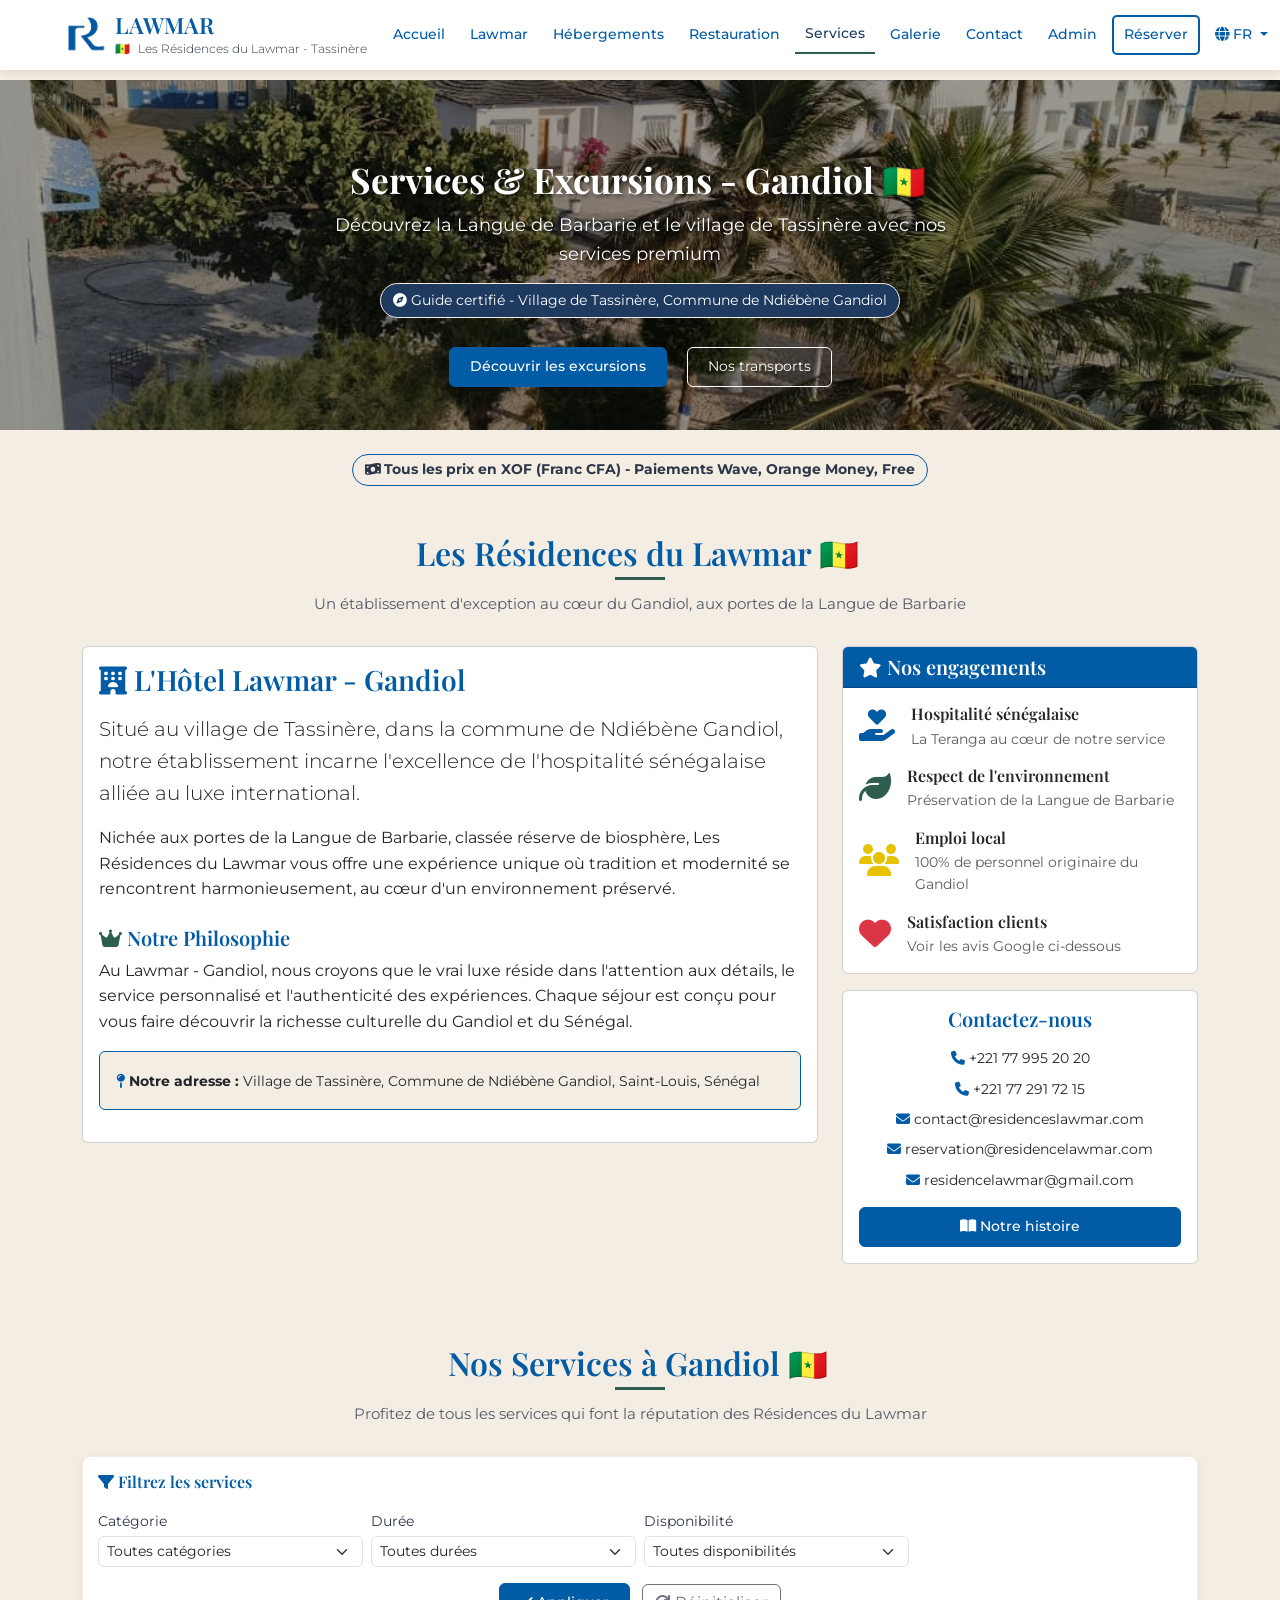
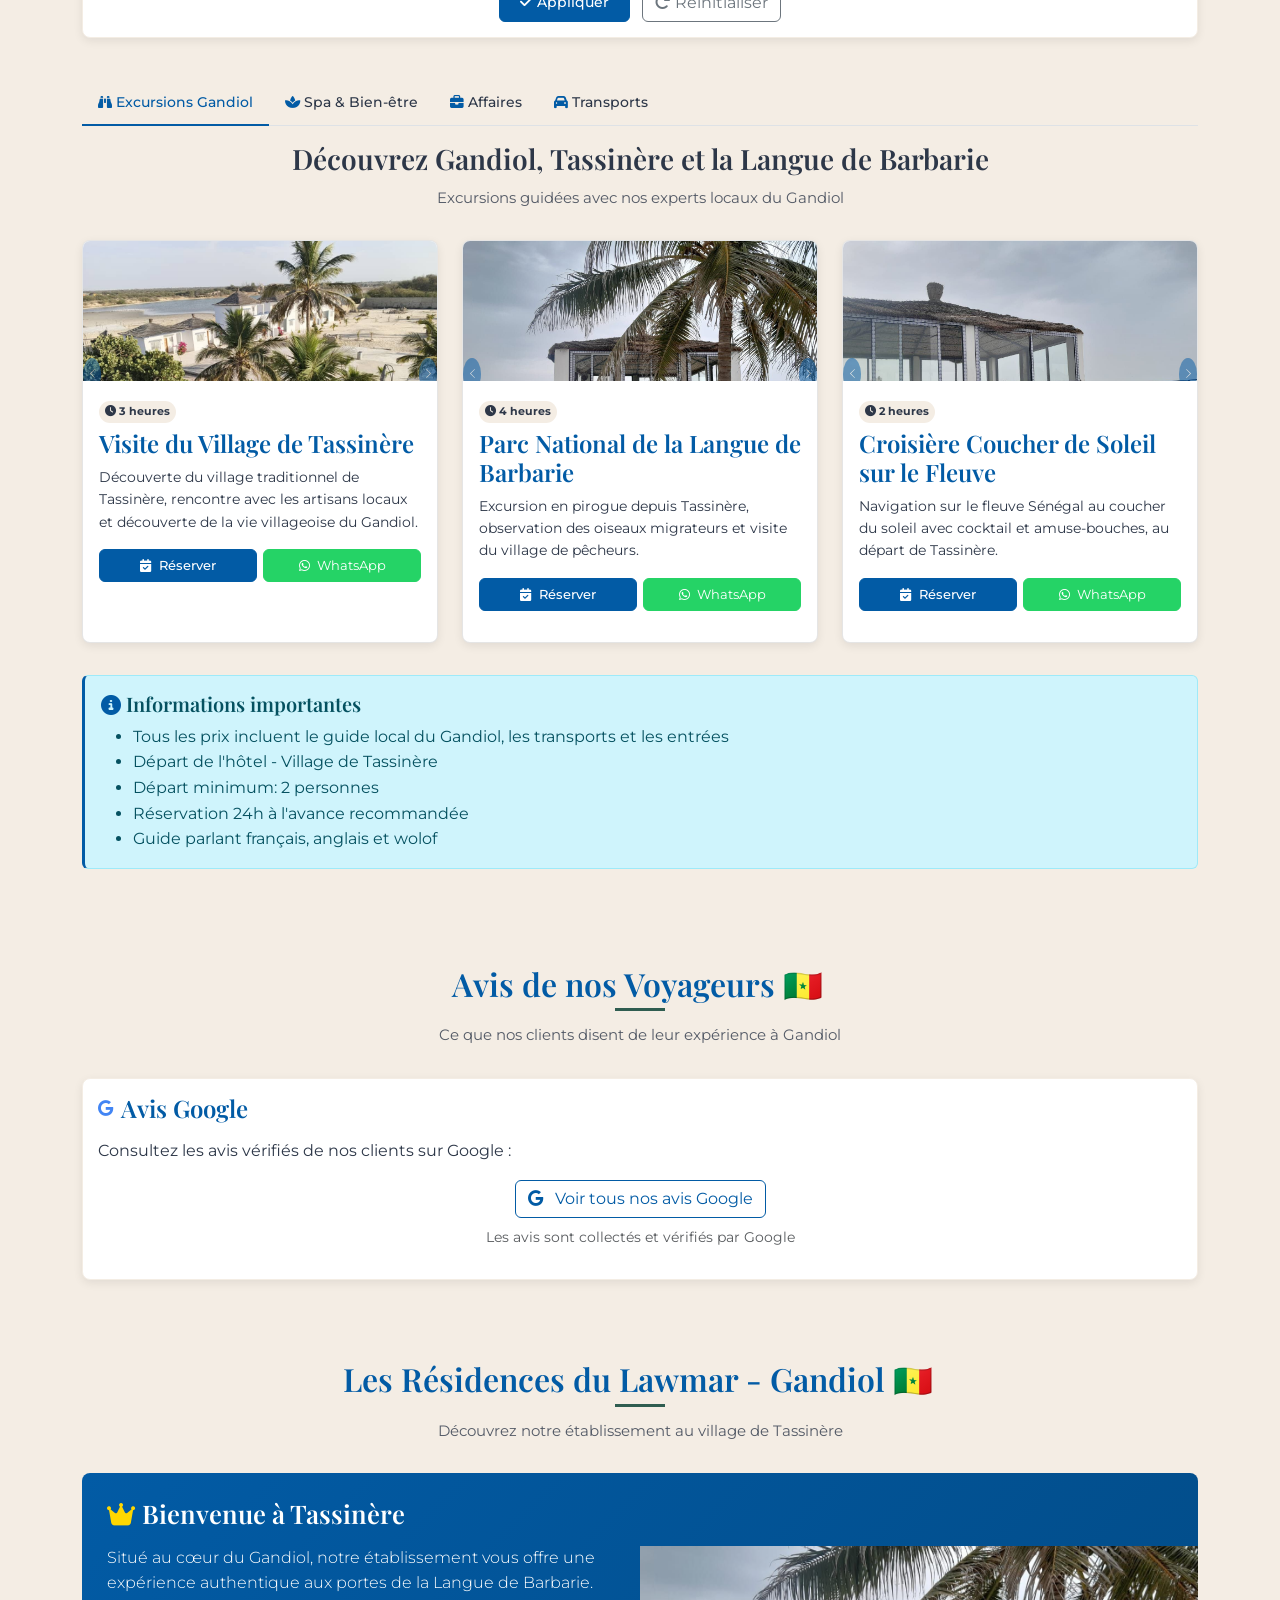
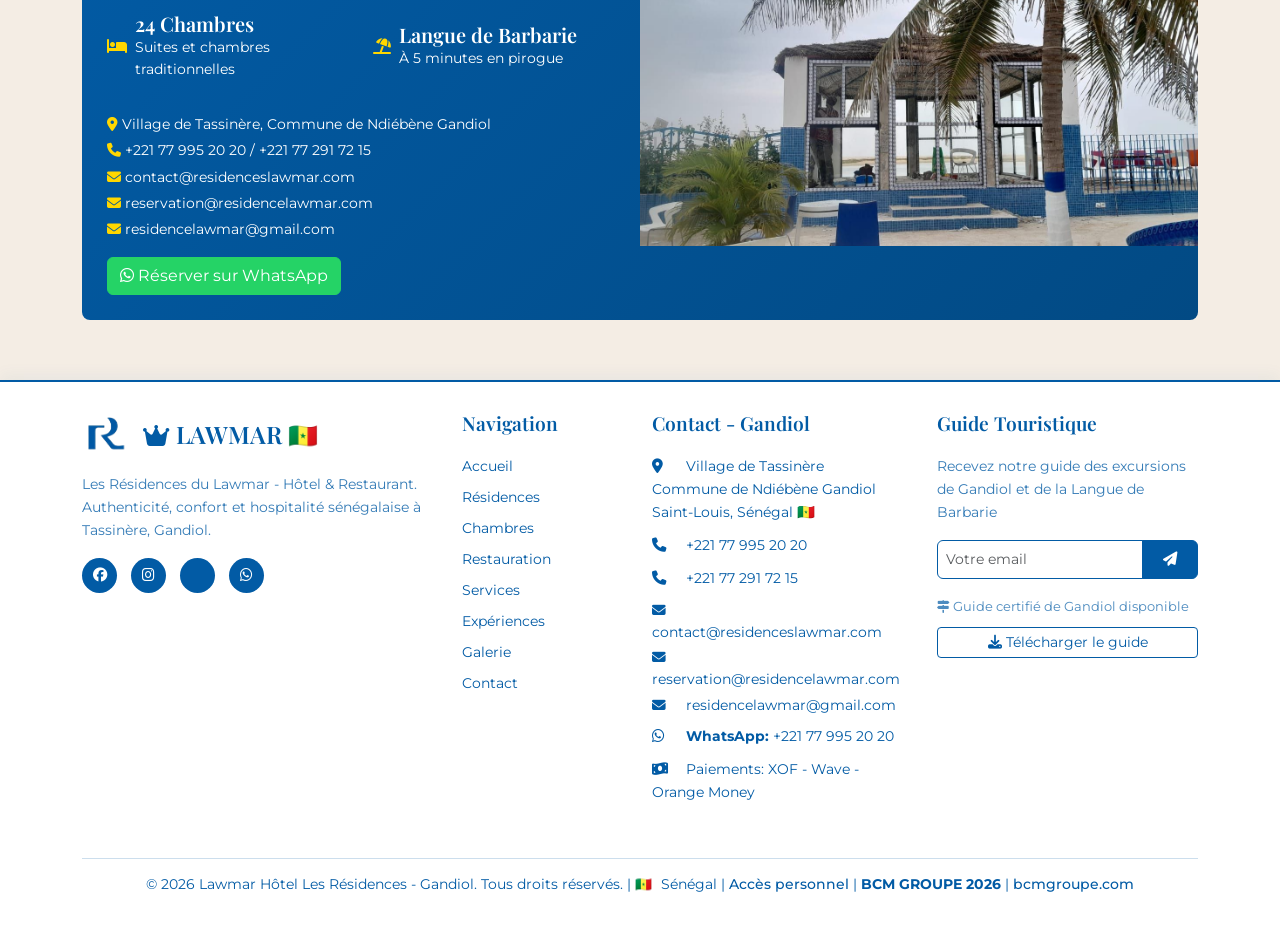
<file: services.html>
<!DOCTYPE html>
<html lang="fr">
<head>
    <meta charset="UTF-8">
    <meta name="viewport" content="width=device-width, initial-scale=1.0">
    <title>Services & Excursions - Les Résidences du Lawmar - Gandiol 🇸🇳</title>
    <link href="https://cdn.jsdelivr.net/npm/bootstrap@5.3.0-alpha1/dist/css/bootstrap.min.css" rel="stylesheet">
    <link rel="stylesheet" href="https://cdnjs.cloudflare.com/ajax/libs/font-awesome/6.4.0/css/all.min.css">
    <link rel="preconnect" href="https://fonts.googleapis.com">
    <link rel="preconnect" href="https://fonts.gstatic.com" crossorigin>
    <link href="https://fonts.googleapis.com/css2?family=Playfair+Display:wght@400;500;600;700&family=Montserrat:wght@300;400;500;600&display=swap" rel="stylesheet">
    <!-- Icon Image -->
     <link rel="shortcut icon" href="images/logo1.png"/>
    <style>
        /* ===== VARIABLES CSS - IDENTIQUES À LA PAGE ACCUEIL ===== */
        :root {
            --primary-color: #025ba5;
            --secondary-color: #e0e0e0;
            --accent-color: #c53030;
            --dark-color: #2d3748;
            --light-color: #f7fafc;
            --light-green: #f0fff4;
            --yellow-color: #FFD700;
            --transition: all 0.3s ease;
            --indigo: #1E3A5F;
            --sable: #F4EDE4;
            --vert: #2F5D50;
        }

        /* ===== RESET CSS ===== */
        * {
            margin: 0;
            padding: 0;
            box-sizing: border-box;
        }

        body {
            font-family: 'Montserrat', sans-serif;
            line-height: 1.6;
            color: var(--dark-color);
            padding-top: 80px;
            background-color: var(--sable);
        }

        h1, h2, h3, h4, h5, h6 {
            font-family: 'Playfair Display', serif;
            font-weight: 600;
        }

        .section-padding {
            padding: 40px 0;
        }

        .bg-sable {
            background-color: var(--sable) !important;
        }

        /* ===== BOUTONS ===== */
        .btn-primary {
            background-color: var(--primary-color);
            border-color: var(--primary-color);
            padding: 8px 20px;
            font-weight: 500;
            transition: var(--transition);
            font-size: 0.9rem;
            color: white;
        }

        .btn-primary:hover {
            background-color: #024a84;
            border-color: #024a84;
            transform: translateY(-2px);
        }

        .btn-outline-primary {
            color: var(--primary-color);
            border-color: var(--primary-color);
        }

        .btn-outline-primary:hover {
            background-color: var(--primary-color);
            border-color: var(--primary-color);
            color: white;
        }

        .btn-whatsapp {
            background-color: #25D366;
            color: white !important;
            border-color: #25D366;
        }

        .btn-whatsapp:hover {
            background-color: #1da851;
            border-color: #1da851;
            color: white !important;
            transform: translateY(-2px);
        }

        /* ===== NAVIGATION - IDENTIQUE À LA PAGE D'ACCUEIL (SANS CERCLE) ===== */
        .navbar {
            background-color: white !important;
            box-shadow: 0 2px 10px rgba(0,0,0,0.1);
            padding: 5px 0;
            min-height: 70px;
        }

        .navbar .container {
            position: relative;
            display: flex;
            align-items: center;
            justify-content: space-between;
        }

        .navbar-brand {
            display: flex;
            align-items: center;
            font-weight: 700;
            padding: 0;
            margin-left: -20px;
        }

        .logo-container {
            display: flex;
            align-items: center;
            gap: 8px;
        }

        .logo-image {
            width: 45px;
            height: 45px;
            object-fit: contain;
            background: transparent;
            border: none;
            border-radius: 0;
        }

        .brand-text {
            display: flex;
            flex-direction: column;
        }

        .hotel-name {
            color: var(--primary-color) !important;
            font-size: 1.4rem;
            margin: 0;
            line-height: 1.2;
        }

        .hotel-subtitle {
            color: var(--dark-color) !important;
            font-size: 0.75rem;
            font-weight: 300;
        }

        .navbar-nav {
            display: flex;
            align-items: center;
            gap: 5px;
        }

        .navbar-nav .nav-link {
            color: var(--primary-color) !important;
            font-weight: 500;
            padding: 6px 10px !important;
            transition: var(--transition);
            font-size: 0.9rem;
            white-space: nowrap;
        }

        .navbar-nav .nav-link:hover,
        .navbar-nav .nav-link.active {
            color: var(--indigo) !important;
            border-bottom: 2px solid var(--vert);
        }

        .btn-reservation {
            background-color: transparent !important;
            color: var(--primary-color) !important;
            border: 2px solid var(--primary-color) !important;
            border-radius: 5px;
            font-weight: 600;
            padding: 6px 15px !important;
            transition: var(--transition);
        }

        .btn-reservation:hover {
            background-color: var(--primary-color) !important;
            color: white !important;
            transform: translateY(-2px);
        }

        .dropdown-menu {
            background-color: white;
            border: 1px solid var(--secondary-color);
        }

        .dropdown-item {
            color: var(--primary-color) !important;
        }

        .dropdown-item:hover {
            background-color: var(--light-color);
            color: var(--indigo) !important;
        }

        /* ===== HERO SECTION ===== */
        .services-hero {
            background: url('images/lawmar.jpeg') no-repeat center center;
            background-size: cover;
            background-position: center;
            height: 350px;
            display: flex;
            align-items: flex-end;
            justify-content: center;
            text-align: center;
            margin-top: 0;
            position: relative;
        }

        .services-hero::before {
            content: '';
            position: absolute;
            top: 0;
            left: 0;
            right: 0;
            bottom: 0;
            background: rgba(0, 0, 0, 0.4);
            z-index: 1;
        }

        .hero-content {
            width: 100%;
            max-width: 800px;
            margin: 0 auto 40px;
            position: relative;
            z-index: 2;
        }

        .hero-title {
            color: white;
            font-size: 2.2rem;
            font-weight: 700;
            margin-bottom: 10px;
            text-shadow: 2px 2px 4px rgba(0,0,0,0.5);
            animation: fadeInDown 1s ease;
        }

        .hero-subtitle {
            color: white;
            font-size: 1.1rem;
            margin-bottom: 15px;
            text-shadow: 1px 1px 3px rgba(0,0,0,0.5);
            animation: fadeInUp 1s ease 0.3s both;
        }

        .location-badge {
            display: inline-block;
            background-color: var(--indigo);
            color: white;
            padding: 6px 12px;
            border-radius: 30px;
            font-size: 0.85rem;
            margin-bottom: 12px;
            border: 1px solid var(--sable);
            animation: fadeIn 1s ease 0.6s both;
        }

        .btn-hero {
            padding: 8px 20px;
            margin: 3px 6px;
            font-size: 0.9rem;
        }

        .btn-outline-light {
            color: white !important;
            border-color: white !important;
            text-shadow: 1px 1px 2px rgba(0,0,0,0.3);
        }

        .btn-outline-light:hover {
            background-color: rgba(255,255,255,0.2);
            color: white !important;
            border-color: white !important;
        }

        .hero-buttons-container {
            display: flex;
            gap: 8px;
            justify-content: center;
            margin-top: 10px;
        }

        @keyframes fadeInDown {
            from { opacity: 0; transform: translateY(-30px); }
            to { opacity: 1; transform: translateY(0); }
        }

        @keyframes fadeInUp {
            from { opacity: 0; transform: translateY(30px); }
            to { opacity: 1; transform: translateY(0); }
        }

        @keyframes fadeIn {
            from { opacity: 0; }
            to { opacity: 1; }
        }

        /* ===== EN-TÊTE DE SECTION ===== */
        .section-header {
            text-align: center;
            margin-bottom: 30px;
        }

        .section-header h2 {
            color: var(--primary-color);
            font-size: 2rem;
            margin-bottom: 10px;
            position: relative;
            display: inline-block;
        }

        .section-header h2::after {
            content: '';
            position: absolute;
            bottom: -8px;
            left: 50%;
            transform: translateX(-50%);
            width: 50px;
            height: 3px;
            background: var(--vert);
        }

        .section-header p {
            color: var(--dark-color);
            font-size: 0.95rem;
            max-width: 700px;
            margin: 10px auto 0;
            opacity: 0.8;
        }

        /* ===== PRIX ===== */
        .service-price {
            font-weight: bold;
            color: var(--primary-color);
            font-size: 1rem;
        }

        .price-display {
            font-weight: bold;
            color: var(--primary-color);
            font-size: 1rem;
        }

        .currency-badge {
            background-color: var(--sable);
            color: var(--dark-color);
            padding: 4px 12px;
            border-radius: 20px;
            font-size: 0.85rem;
            font-weight: bold;
            margin: 8px auto;
            display: inline-block;
            border: 1px solid var(--primary-color);
        }

        /* ===== CARTES EXCURSIONS ===== */
        .excursion-card {
            background: white;
            border-radius: 8px;
            overflow: hidden;
            transition: var(--transition);
            height: 100%;
            border: 1px solid rgba(0,0,0,0.1);
            box-shadow: 0 3px 10px rgba(0,0,0,0.08);
            margin-bottom: 15px;
        }
        
        .excursion-card:hover {
            transform: translateY(-5px);
            box-shadow: 0 10px 25px rgba(0,0,0,0.12);
            border-color: var(--primary-color);
        }
        
        .excursion-image {
            height: 140px;
            background-size: cover;
            background-position: center;
            position: relative;
            overflow: hidden;
        }

        .excursion-image img {
            transition: transform 0.5s ease;
            width: 100%;
            height: 100%;
            object-fit: cover;
        }

        .excursion-card:hover .excursion-image img {
            transform: scale(1.05);
        }
        
        .excursion-duration {
            background: var(--sable);
            color: var(--dark-color);
            padding: 2px 6px;
            border-radius: 12px;
            font-size: 0.7rem;
            font-weight: bold;
            display: inline-block;
            margin-bottom: 6px;
        }

        .offer-badge {
            position: absolute;
            top: 8px;
            right: 8px;
            background-color: var(--accent-color);
            color: white;
            padding: 3px 8px;
            border-radius: 15px;
            font-weight: 600;
            z-index: 2;
            font-size: 0.7rem;
        }

        /* ===== BOUTONS DANS LES CARTES ===== */
        .offer-buttons {
            display: flex;
            gap: 6px;
            margin-top: 8px;
        }

        .offer-buttons .btn {
            flex: 1;
            padding: 6px 8px;
            font-size: 0.8rem;
            white-space: nowrap;
        }

        /* ===== SPA ===== */
        .spa-treatment {
            background: var(--sable);
            border-radius: 8px;
            padding: 12px;
            margin-bottom: 12px;
            transition: var(--transition);
            border: 1px solid rgba(0,0,0,0.05);
        }

        .spa-treatment:hover {
            transform: translateX(5px);
            box-shadow: 0 10px 25px rgba(0,0,0,0.12);
        }
        
        .treatment-price {
            text-align: right;
            font-weight: bold;
            color: var(--primary-color);
            font-size: 1rem;
        }
        
        /* ===== SALLE DE CONFÉRENCE ===== */
        .conference-room {
            border: 1px solid var(--primary-color);
            border-radius: 8px;
            overflow: hidden;
            margin-bottom: 15px;
            transition: var(--transition);
            background: white;
        }

        .conference-room:hover {
            transform: translateY(-3px);
            box-shadow: 0 10px 25px rgba(0,0,0,0.12);
        }
        
        .room-capacity {
            background: var(--accent-color);
            color: white;
            padding: 3px 8px;
            border-radius: 15px;
            font-weight: bold;
            display: inline-block;
            font-size: 0.75rem;
        }
        
        /* ===== TRANSFERTS ===== */
        .transfer-option {
            background: white;
            border-radius: 8px;
            padding: 12px;
            text-align: center;
            margin-bottom: 12px;
            border-left: 3px solid var(--primary-color);
            transition: var(--transition);
            height: 100%;
            border: 1px solid rgba(0,0,0,0.1);
        }

        .transfer-option:hover {
            transform: translateY(-3px);
            box-shadow: 0 10px 25px rgba(0,0,0,0.12);
        }
        
        /* ===== TABS ===== */
        .nav-tabs .nav-link {
            color: var(--dark-color);
            font-weight: 500;
            padding: 10px 16px;
            border: none;
            border-bottom: 2px solid transparent;
            font-size: 0.85rem;
        }

        .nav-tabs .nav-link.active {
            color: var(--primary-color);
            border-bottom: 2px solid var(--primary-color);
            background-color: transparent;
        }

        .nav-tabs .nav-link:hover {
            color: var(--primary-color);
        }

        /* ===== CAROUSEL ===== */
        .carousel-indicators button {
            width: 6px;
            height: 6px;
            border-radius: 50%;
            margin: 0 3px;
            background-color: var(--primary-color);
        }

        .carousel-control-prev,
        .carousel-control-next {
            width: 5%;
            opacity: 0.5;
        }

        .carousel-control-prev-icon,
        .carousel-control-next-icon {
            background-color: var(--primary-color);
            border-radius: 50%;
            padding: 8px;
            background-size: 60%;
        }

        .carousel-control-prev:hover,
        .carousel-control-next:hover {
            opacity: 1;
        }

        /* ===== FILTRES ===== */
        .filter-card {
            background: white;
            border-radius: 8px;
            padding: 15px;
            box-shadow: 0 3px 10px rgba(0,0,0,0.08);
            margin-bottom: 20px;
            border: 1px solid var(--sable);
        }

        .filter-card h5 {
            font-size: 1rem;
            margin-bottom: 10px;
            color: var(--primary-color);
        }

        .form-label {
            font-size: 0.85rem;
            margin-bottom: 4px;
        }

        .form-select, .form-control {
            font-size: 0.85rem;
            padding: 4px 8px;
        }

        /* ===== PRÉSENTATION HÔTEL ===== */
        .hotel-presentation {
            background: linear-gradient(135deg, var(--primary-color) 0%, #024a84 100%);
            color: white;
            border-radius: 8px;
            overflow: hidden;
            margin-bottom: 20px;
        }

        .hotel-presentation .row {
            align-items: center;
        }

        .hotel-presentation-content {
            padding: 25px;
        }

        .hotel-presentation-content h3 {
            font-size: 1.6rem;
            margin-bottom: 12px;
            color: white;
        }

        .hotel-presentation-content .lead {
            font-size: 1rem;
            color: rgba(255,255,255,0.95);
        }

        .hotel-presentation-image {
            height: 300px;
            background-size: cover;
            background-position: center;
        }

        .text-warning-custom {
            color: var(--yellow-color) !important;
        }

        /* ===== AVIS CLIENTS ===== */
        .review-badge {
            background: #f8f9fa;
            border-left: 3px solid var(--primary-color);
            padding: 12px;
            border-radius: 4px;
            margin-bottom: 12px;
        }

        .google-reviews {
            background: white;
            border-radius: 8px;
            padding: 15px;
            box-shadow: 0 3px 10px rgba(0,0,0,0.08);
            border: 1px solid var(--sable);
        }

        .google-rating {
            color: #4285F4;
            font-size: 1rem;
        }

        .google-stars {
            color: #FBBC05;
        }

        /* ===== GANDIOL SPÉCIFIQUE ===== */
        .gandiol-badge {
            background-color: var(--sable);
            color: var(--primary-color);
            border-left: 3px solid var(--vert);
            padding: 8px 12px;
            border-radius: 4px;
            font-size: 0.8rem;
            margin-top: 8px;
        }
        
        .senegal-flag-icon {
            display: inline-block;
            margin-right: 5px;
        }

        /* ===== FOOTER BLANC ===== */
        .footer {
            background-color: white !important;
            color: var(--primary-color);
            padding: 30px 0 20px;
            font-size: 0.9rem;
            border-top: 2px solid var(--primary-color);
            box-shadow: 0 -5px 15px rgba(2, 91, 165, 0.05);
        }

        .footer-about h3 {
            color: var(--primary-color) !important;
            font-size: 1.5rem;
            margin-bottom: 15px;
        }

        .footer-links h4,
        .footer-contact h4,
        .footer-newsletter h4 {
            color: var(--primary-color) !important;
            font-size: 1.2rem;
            margin-bottom: 20px;
        }

        .footer-links ul {
            list-style: none;
            padding: 0;
        }

        .footer-links ul li {
            margin-bottom: 8px;
        }

        .footer-links ul li a {
            color: var(--primary-color) !important;
            text-decoration: none;
            transition: var(--transition);
        }

        .footer-links ul li a:hover {
            color: var(--indigo) !important;
            padding-left: 5px;
            border-left: 2px solid var(--vert);
        }

        .footer-contact p {
            margin-bottom: 10px;
            color: var(--primary-color) !important;
        }

        .footer-contact i {
            color: var(--primary-color);
            margin-right: 10px;
            width: 20px;
        }

        .footer-contact i:hover {
            color: var(--indigo);
        }

        .social-links {
            margin-top: 15px;
        }

        .social-links a {
            display: inline-block;
            width: 35px;
            height: 35px;
            background-color: var(--primary-color);
            color: white !important;
            border-radius: 50%;
            text-align: center;
            line-height: 35px;
            margin-right: 10px;
            transition: var(--transition);
        }

        .social-links a:hover {
            background-color: var(--indigo);
            transform: translateY(-3px);
        }

        .footer-newsletter .input-group {
            margin-top: 10px;
        }

        .footer-newsletter .input-group input {
            border: 1px solid var(--primary-color);
            color: var(--dark-color);
        }

        .footer-newsletter .btn-primary {
            background-color: var(--primary-color);
            border-color: var(--primary-color);
            color: white;
        }

        .footer-newsletter .btn-primary:hover {
            background-color: var(--indigo);
            border-color: var(--indigo);
            transform: translateY(-2px);
        }

        .footer-bottom {
            border-top: 1px solid rgba(2, 91, 165, 0.2);
            padding-top: 15px;
            margin-top: 20px;
            text-align: center;
            color: var(--primary-color);
            font-size: 0.85rem;
        }

        .footer-bottom a {
            color: var(--primary-color);
            text-decoration: none;
            font-weight: 500;
        }

        .footer-bottom a:hover {
            color: var(--indigo);
            text-decoration: underline;
        }

        .footer-logo-image {
            width: 45px;
            height: 45px;
            object-fit: contain;
            border: none !important;
            border-radius: 0 !important;
            background: transparent !important;
        }

        /* Email list dans footer */
        .email-list {
            margin: 8px 0;
        }
        
        .email-list p {
            margin-bottom: 4px;
            font-size: 0.85rem;
            color: var(--primary-color);
        }

        /* ===== OPTIMISATIONS MOBILES ===== */
        @media (max-width: 991px) {
            .navbar .container {
                position: static;
            }
            
            .navbar-brand {
                margin-left: 0;
            }
            
            .navbar-collapse {
                background-color: white;
                padding: 15px;
                border-radius: 8px;
                box-shadow: 0 5px 15px rgba(0,0,0,0.1);
                margin-top: 10px;
            }
            
            .navbar-nav {
                flex-direction: column;
                width: 100%;
            }
            
            .navbar-nav .nav-link {
                padding: 10px 15px !important;
                width: 100%;
                text-align: left;
            }
            
            .btn-reservation {
                margin-left: 0;
                width: 100%;
                text-align: center;
                margin-top: 5px;
            }
            
            .dropdown-menu {
                width: 100%;
                text-align: left;
            }
            
            .excursion-card {
                margin-bottom: 15px;
            }
            
            .hero-title {
                font-size: 1.8rem !important;
            }
            
            .hotel-presentation-content {
                padding: 20px;
            }
            
            .hotel-presentation-image {
                height: 250px;
            }
        }

        @media (max-width: 768px) {
            body {
                padding-top: 70px;
            }
            
            .navbar {
                padding: 4px 0 !important;
                min-height: 60px;
            }
            
            .logo-image {
                width: 38px;
                height: 38px;
            }
            
            .hotel-name {
                font-size: 1.2rem !important;
            }
            
            .hotel-subtitle {
                font-size: 0.65rem !important;
            }
            
            .services-hero {
                height: 280px !important;
                padding: 0 15px !important;
            }
            
            .hero-content {
                margin-bottom: 30px !important;
            }
            
            .hero-title {
                font-size: 1.6rem !important;
                color: white !important;
            }
            
            .hero-subtitle {
                font-size: 0.9rem !important;
                color: white !important;
            }
            
            .location-badge {
                font-size: 0.75rem !important;
                padding: 5px 10px !important;
                width: 90%;
                margin: 0 auto 12px !important;
                white-space: normal;
                line-height: 1.3;
                color: white !important;
                background-color: var(--indigo) !important;
            }
            
            .hero-buttons-container {
                flex-direction: column !important;
                gap: 8px !important;
                width: 100% !important;
                margin-top: 10px !important;
            }
            
            .btn-hero {
                display: block !important;
                width: 90% !important;
                max-width: 220px !important;
                margin: 0 auto !important;
                padding: 8px 12px !important;
                font-size: 0.85rem !important;
            }
            
            .section-header h2 {
                font-size: 1.6rem;
            }
            
            .footer {
                text-align: center;
            }
            
            .social-links {
                justify-content: center;
                display: flex;
            }
            
            .footer-logo-image {
                width: 38px;
                height: 38px;
            }
        }

        @media (max-width: 576px) {
            body {
                padding-top: 65px;
            }
            
            .navbar {
                min-height: 55px;
            }
            
            .services-hero {
                height: 240px !important;
            }
            
            .logo-image {
                width: 32px;
                height: 32px;
            }
            
            .hotel-name {
                font-size: 1.1rem !important;
            }
            
            .hero-title {
                font-size: 1.4rem !important;
                color: white !important;
            }
            
            .hero-subtitle {
                font-size: 0.85rem !important;
                color: white !important;
            }
            
            .location-badge {
                font-size: 0.7rem !important;
                padding: 4px 8px !important;
                width: 100%;
                color: white !important;
                background-color: var(--indigo) !important;
            }
            
            .btn-hero {
                display: block !important;
                width: 100% !important;
                max-width: 200px !important;
                padding: 6px 12px !important;
                font-size: 0.8rem !important;
            }
            
            .section-header h2 {
                font-size: 1.4rem;
            }
            
            .hotel-presentation-content h3 {
                font-size: 1.4rem;
            }
            
            .hotel-presentation-image {
                height: 200px;
            }
            
            .excursion-image {
                height: 120px;
            }
            
            .footer-logo-image {
                width: 32px;
                height: 32px;
            }
        }

        @media (max-width: 360px) {
            body {
                padding-top: 60px;
            }
            
            .navbar {
                min-height: 50px;
            }
            
            .services-hero {
                height: 200px !important;
            }
            
            .logo-image {
                width: 28px;
                height: 28px;
            }
            
            .hotel-name {
                font-size: 1rem !important;
            }
            
            .hero-title {
                font-size: 1.2rem !important;
                color: white !important;
            }
            
            .hero-subtitle {
                font-size: 0.75rem !important;
                color: white !important;
            }
            
            .location-badge {
                font-size: 0.65rem !important;
                padding: 3px 6px !important;
                color: white !important;
                background-color: var(--indigo) !important;
            }
            
            .btn-hero {
                padding: 5px 10px !important;
                font-size: 0.75rem !important;
                max-width: 180px !important;
            }
            
            .footer-logo-image {
                width: 28px;
                height: 28px;
            }
        }
    </style>
</head>
<body>

    <!-- ===== NAVIGATION - IDENTIQUE À LA PAGE D'ACCUEIL (SANS CERCLE) ===== -->
    <nav class="navbar navbar-expand-lg fixed-top">
        <div class="container">
            <a class="navbar-brand" href="index.html">
                <div class="logo-container">
                    <img src="images/logo1.png" alt="Logo officiel Les Résidences du Lawmar" class="logo-image" style="border: none; border-radius: 0; background: transparent; width: 45px; height: 45px;" onerror="this.onerror=null; this.src='https://via.placeholder.com/50x50/1E3A5F/ffffff?text=LAWMAR'; this.style.border='none'; this.style.borderRadius='0';">
                    <div class="brand-text">
                        <h1 class="hotel-name" id="hotel-name">LAWMAR</h1>
                        <span class="hotel-subtitle" id="hotel-subtitle">
                            <span class="senegal-flag-icon">🇸🇳</span> Les Résidences du Lawmar - Tassinère
                        </span>
                    </div>
                </div>
            </a>
            
            <button class="navbar-toggler" type="button" data-bs-toggle="collapse" data-bs-target="#navbarNav">
                <span class="navbar-toggler-icon"></span>
            </button>
            
            <div class="collapse navbar-collapse" id="navbarNav">
                <ul class="navbar-nav ms-auto">
                    <li class="nav-item">
                        <a class="nav-link" href="index.html" id="nav-home">Accueil</a>
                    </li>
                    <li class="nav-item">
                        <a class="nav-link" href="Residences.html" id="nav-residences">Lawmar</a>
                    </li>
                    <li class="nav-item">
                        <a class="nav-link" href="chambres.html" id="nav-hebergements">Hébergements</a>
                    </li>
                    <li class="nav-item">
                        <a class="nav-link" href="restauration.html" id="nav-restauration">Restauration</a>
                    </li>
                    <li class="nav-item">
                        <a class="nav-link active" href="services.html" id="nav-services">Services</a>
                    </li>
                    
                    <li class="nav-item">
                        <a class="nav-link" href="galerie.html" id="nav-galerie">Galerie</a>
                    </li>
                    
                    <li class="nav-item">
                        <a class="nav-link" href="contact.html" id="nav-contact">Contact</a>
                    </li>
                     <li class="nav-item">
                        <a class="nav-link" href="admin.html" id="nav-admin">Admin</a>
                    </li>
                    <li class="nav-item">
                        <a class="nav-link btn-reservation" href="#" data-bs-toggle="modal" data-bs-target="#bookingModal" id="nav-reserver">Réserver</a>
                    </li>
                    <li class="nav-item dropdown">
                        <a class="nav-link dropdown-toggle" href="#" id="languageDropdown" role="button" data-bs-toggle="dropdown">
                            <i class="fas fa-globe"></i> <span id="current-lang">FR</span>
                        </a>
                        <ul class="dropdown-menu">
                            <li><a class="dropdown-item" href="#" onclick="changeLanguage('fr'); return false;">Français</a></li>
                            <li><a class="dropdown-item" href="#" onclick="changeLanguage('en'); return false;">English</a></li>
                        </ul>
                    </li>
                </ul>
            </div>
        </div>
    </nav>

    <!-- Hero Section Services -->
    <header class="services-hero">
        <div class="container hero-content">
            <div class="row justify-content-center">
                <div class="col-lg-10 col-12">
                    <h1 class="hero-title" id="hero-title">Services & Excursions - Gandiol <span class="senegal-flag-icon">🇸🇳</span></h1>
                    <p class="hero-subtitle" id="hero-subtitle">Découvrez la Langue de Barbarie et le village de Tassinère avec nos services premium</p>
                    <div class="location-badge mb-3" id="location-badge">
                        <i class="fas fa-compass"></i> Guide certifié - Village de Tassinère, Commune de Ndiébène Gandiol
                    </div>
                    <div class="hero-buttons-container">
                        <a href="#excursions-tab" class="btn btn-primary btn-hero" onclick="document.getElementById('excursions-tab').click();" id="hero-excursions">Découvrir les excursions</a>
                        <a href="#transfer-tab" class="btn btn-outline-light btn-hero" onclick="document.getElementById('transfer-tab').click();" id="hero-transport">Nos transports</a>
                    </div>
                </div>
            </div>
        </div>
    </header>

    <!-- Badge Devise XOF -->
    <div class="container mt-3">
        <div class="text-center">
            <div class="currency-badge" id="currency-badge">
                <i class="fas fa-money-bill-wave"></i> Tous les prix en XOF (Franc CFA) - Paiements Wave, Orange Money, Free
            </div>
        </div>
    </div>

    <!-- Notre Hôtel -->
    <section class="section-padding">
        <div class="container">
            <div class="section-header">
                <h2 id="hotel-title">Les Résidences du Lawmar <span class="senegal-flag-icon">🇸🇳</span></h2>
                <p id="hotel-subtitle">Un établissement d'exception au cœur du Gandiol, aux portes de la Langue de Barbarie</p>
            </div>
            
            <div class="row">
                <div class="col-lg-8">
                    <div class="card mb-4">
                        <div class="card-body">
                            <h3 class="mb-3" style="color: var(--primary-color);" id="hotel-name2"><i class="fas fa-hotel"></i> L'Hôtel Lawmar - Gandiol</h3>
                            
                            <p class="lead" id="hotel-desc1">Situé au village de Tassinère, dans la commune de Ndiébène Gandiol, notre établissement incarne l'excellence de l'hospitalité sénégalaise alliée au luxe international.</p>
                            
                            <p id="hotel-desc2">Nichée aux portes de la Langue de Barbarie, classée réserve de biosphère, Les Résidences du Lawmar vous offre une expérience unique où tradition et modernité se rencontrent harmonieusement, au cœur d'un environnement préservé.</p>
                            
                            <h5 class="mt-4" style="color: var(--primary-color);" id="hotel-philosophy-title"><i class="fas fa-crown" style="color: var(--vert);"></i> Notre Philosophie</h5>
                            <p id="hotel-philosophy-text">Au Lawmar - Gandiol, nous croyons que le vrai luxe réside dans l'attention aux détails, le service personnalisé et l'authenticité des expériences. Chaque séjour est conçu pour vous faire découvrir la richesse culturelle du Gandiol et du Sénégal.</p>
                            
                            <div class="alert border mt-3" style="background-color: var(--sable); border-color: var(--primary-color) !important;">
                                <small><i class="fas fa-map-pin" style="color: var(--primary-color);"></i> <strong id="hotel-address-label">Notre adresse :</strong> <span id="hotel-address">Village de Tassinère, Commune de Ndiébène Gandiol, Saint-Louis, Sénégal</span></small>
                            </div>
                        </div>
                    </div>
                </div>
                
                <div class="col-lg-4">
                    <div class="card">
                        <div class="card-header text-white" style="background-color: var(--primary-color);">
                            <h5 class="mb-0" id="commitments-title"><i class="fas fa-star"></i> Nos engagements</h5>
                        </div>
                        <div class="card-body">
                            <div class="d-flex align-items-center mb-3">
                                <div class="me-3">
                                    <i class="fas fa-hand-holding-heart fa-2x" style="color: var(--primary-color);"></i>
                                </div>
                                <div>
                                    <h6 class="mb-1" id="commitment1-title">Hospitalité sénégalaise</h6>
                                    <p class="small text-muted mb-0" id="commitment1-text">La Teranga au cœur de notre service</p>
                                </div>
                            </div>
                            
                            <div class="d-flex align-items-center mb-3">
                                <div class="me-3">
                                    <i class="fas fa-leaf fa-2x" style="color: var(--vert);"></i>
                                </div>
                                <div>
                                    <h6 class="mb-1" id="commitment2-title">Respect de l'environnement</h6>
                                    <p class="small text-muted mb-0" id="commitment2-text">Préservation de la Langue de Barbarie</p>
                                </div>
                            </div>
                            
                            <div class="d-flex align-items-center mb-3">
                                <div class="me-3">
                                    <i class="fas fa-users fa-2x" style="color: #e6c200;"></i>
                                </div>
                                <div>
                                    <h6 class="mb-1" id="commitment3-title">Emploi local</h6>
                                    <p class="small text-muted mb-0" id="commitment3-text">100% de personnel originaire du Gandiol</p>
                                </div>
                            </div>
                            
                            <div class="d-flex align-items-center">
                                <div class="me-3">
                                    <i class="fas fa-heart fa-2x text-danger"></i>
                                </div>
                                <div>
                                    <h6 class="mb-1" id="commitment4-title">Satisfaction clients</h6>
                                    <p class="small text-muted mb-0" id="commitment4-text">Voir les avis Google ci-dessous</p>
                                </div>
                            </div>
                        </div>
                    </div>
                    
                    <div class="card mt-3">
                        <div class="card-body text-center">
                            <h5 class="mb-3" style="color: var(--primary-color);" id="contact-title">Contactez-nous</h5>
                            <p class="small mb-2"><i class="fas fa-phone" style="color: var(--primary-color);"></i> +221 77 995 20 20</p>
                            <p class="small mb-2"><i class="fas fa-phone" style="color: var(--primary-color);"></i> +221 77 291 72 15</p>
                            
                            <!-- EMAILS MIS À JOUR (3 adresses) -->
                            <p class="small mb-2"><i class="fas fa-envelope" style="color: var(--primary-color);"></i> contact@residenceslawmar.com</p>
                            <p class="small mb-2"><i class="fas fa-envelope" style="color: var(--primary-color);"></i> reservation@residencelawmar.com</p>
                            <p class="small mb-3"><i class="fas fa-envelope" style="color: var(--primary-color);"></i> residencelawmar@gmail.com</p>
                            
                            <button class="btn btn-primary w-100" onclick="viewHotelHistory()" id="history-btn">
                                <i class="fas fa-book-open"></i> Notre histoire
                            </button>
                        </div>
                    </div>
                </div>
            </div>
        </div>
    </section>

    <!-- Services Tabs -->
    <section class="section-padding bg-sable">
        <div class="container">
            <div class="section-header">
                <h2 id="services-title">Nos Services à Gandiol <span class="senegal-flag-icon">🇸🇳</span></h2>
                <p id="services-subtitle">Profitez de tous les services qui font la réputation des Résidences du Lawmar</p>
            </div>

            <!-- Filtres pour excursions -->
            <div class="row mb-4">
                <div class="col-12">
                    <div class="filter-card">
                        <h5 class="card-title mb-3" id="filter-title"><i class="fas fa-filter" style="color: var(--primary-color);"></i> Filtrez les services</h5>
                        <div class="row g-2">
                            <div class="col-md-3">
                                <label class="form-label" id="filter-category">Catégorie</label>
                                <select class="form-select" id="service-category">
                                    <option value="all" id="filter-all">Toutes catégories</option>
                                    <option value="excursion" id="filter-excursion">Excursions</option>
                                    <option value="spa" id="filter-spa">Spa & Bien-être</option>
                                    <option value="business" id="filter-business">Affaires</option>
                                    <option value="transport" id="filter-transport">Transports</option>
                                </select>
                            </div>
                            <div class="col-md-3">
                                <label class="form-label" id="filter-duration">Durée</label>
                                <select class="form-select" id="service-duration">
                                    <option value="all" id="filter-duration-all">Toutes durées</option>
                                    <option value="0-2" id="filter-duration-2">Moins de 2h</option>
                                    <option value="2-4" id="filter-duration-4">2h à 4h</option>
                                    <option value="4+" id="filter-duration-4plus">Plus de 4h</option>
                                </select>
                            </div>
                           
                            <div class="col-md-3">
                                <label class="form-label" id="filter-availability">Disponibilité</label>
                                <select class="form-select" id="service-availability">
                                    <option value="all" id="filter-avail-all">Toutes disponibilités</option>
                                    <option value="available" id="filter-avail-today">Disponible aujourd'hui</option>
                                    <option value="tomorrow" id="filter-avail-tomorrow">Disponible demain</option>
                                </select>
                            </div>
                        </div>
                        <div class="row mt-3">
                            <div class="col-12 text-center">
                                <button class="btn btn-primary me-2" id="apply-filters"><i class="fas fa-check"></i> <span id="filter-apply">Appliquer</span></button>
                                <button class="btn btn-outline-secondary" id="reset-filters"><i class="fas fa-redo"></i> <span id="filter-reset">Réinitialiser</span></button>
                            </div>
                        </div>
                    </div>
                </div>
            </div>
            
            <ul class="nav nav-tabs mb-3" id="servicesTab" role="tablist">
                <li class="nav-item" role="presentation">
                    <button class="nav-link active" id="excursions-tab" data-bs-toggle="tab" data-bs-target="#excursions" type="button">
                        <i class="fas fa-binoculars" style="color: var(--primary-color);"></i> <span id="tab-excursions">Excursions Gandiol</span>
                    </button>
                </li>
                <li class="nav-item" role="presentation">
                    <button class="nav-link" id="spa-tab" data-bs-toggle="tab" data-bs-target="#spa" type="button">
                        <i class="fas fa-spa" style="color: var(--primary-color);"></i> <span id="tab-spa">Spa & Bien-être</span>
                    </button>
                </li>
                <li class="nav-item" role="presentation">
                    <button class="nav-link" id="business-tab" data-bs-toggle="tab" data-bs-target="#business" type="button">
                        <i class="fas fa-briefcase" style="color: var(--primary-color);"></i> <span id="tab-business">Affaires</span>
                    </button>
                </li>
                <li class="nav-item" role="presentation">
                    <button class="nav-link" id="transfer-tab" data-bs-toggle="tab" data-bs-target="#transfer" type="button">
                        <i class="fas fa-car" style="color: var(--primary-color);"></i> <span id="tab-transport">Transports</span>
                    </button>
                </li>
            </ul>
            
            <div class="tab-content" id="servicesTabContent">
                <!-- Excursions -->
                <div class="tab-pane fade show active" id="excursions" role="tabpanel">
                    <div class="section-header">
                        <h3 id="excursions-subtitle">Découvrez Gandiol, Tassinère et la Langue de Barbarie</h3>
                        <p id="excursions-text">Excursions guidées avec nos experts locaux du Gandiol</p>
                    </div>
                    
                    <div class="row">
                        <div class="col-md-4 mb-3">
                            <div class="excursion-card">
                                <div class="offer-badge" id="badge-recommended">Recommandé</div>
                                <div class="excursion-image">
                                    <div id="carouselExcursion1" class="carousel slide" data-bs-ride="carousel">
                                        <div class="carousel-indicators">
                                            <button type="button" data-bs-target="#carouselExcursion1" data-bs-slide-to="0" class="active"></button>
                                            <button type="button" data-bs-target="#carouselExcursion1" data-bs-slide-to="1"></button>
                                            <button type="button" data-bs-target="#carouselExcursion1" data-bs-slide-to="2"></button>
                                        </div>
                                        <div class="carousel-inner">
                                            <div class="carousel-item active">
                                                <img src="images/vue1.jpeg" class="d-block w-100" alt="Île Historique">
                                            </div>
                                            <div class="carousel-item">
                                                <img src="images/vue2.jpeg" class="d-block w-100" alt="Architecture coloniale">
                                            </div>
                                            <div class="carousel-item">
                                                <img src="images/vue3.jpeg" class="d-block w-100" alt="Rues de Saint-Louis">
                                            </div>
                                        </div>
                                        <button class="carousel-control-prev" type="button" data-bs-target="#carouselExcursion1" data-bs-slide="prev">
                                            <span class="carousel-control-prev-icon"></span>
                                        </button>
                                        <button class="carousel-control-next" type="button" data-bs-target="#carouselExcursion1" data-bs-slide="next">
                                            <span class="carousel-control-next-icon"></span>
                                        </button>
                                    </div>
                                </div>
                                <div class="p-3">
                                    <div class="excursion-duration">
                                        <i class="fas fa-clock"></i> <span id="exc1-duration">3 heures</span>
                                    </div>
                                    <h4 style="color: var(--primary-color);" id="exc1-title">Visite du Village de Tassinère</h4>
                                    <p class="small" id="exc1-desc">Découverte du village traditionnel de Tassinère, rencontre avec les artisans locaux et découverte de la vie villageoise du Gandiol.</p>
                                    
                                    
                                    <div class="offer-buttons mt-2">
                                        <button class="btn btn-primary" onclick="bookService('visite-tassinère')" id="exc1-btn">
                                            <i class="fas fa-calendar-check me-1"></i> <span>Réserver</span>
                                        </button>
                                        <button class="btn btn-whatsapp" onclick="reserveViaWhatsApp('Visite du Village de Tassinère', 20000)" id="exc1-wa">
                                            <i class="fab fa-whatsapp me-1"></i> WhatsApp
                                        </button>
                                    </div>
                                </div>
                            </div>
                        </div>
                        
                        <div class="col-md-4 mb-3">
                            <div class="excursion-card">
                                <div class="offer-badge" id="badge-popular">Populaire</div>
                                <div class="excursion-image">
                                    <div id="carouselExcursion2" class="carousel slide" data-bs-ride="carousel">
                                        <div class="carousel-indicators">
                                            <button type="button" data-bs-target="#carouselExcursion2" data-bs-slide-to="0" class="active"></button>
                                            <button type="button" data-bs-target="#carouselExcursion2" data-bs-slide-to="1"></button>
                                            <button type="button" data-bs-target="#carouselExcursion2" data-bs-slide-to="2"></button>
                                        </div>
                                        <div class="carousel-inner">
                                            <div class="carousel-item active">
                                                <img src="images/vue6.jpeg" class="d-block w-100" alt="Parc National">
                                            </div>
                                            <div class="carousel-item">
                                                <img src="images/vue7.jpeg" class="d-block w-100" alt="Oiseaux migrateurs">
                                            </div>
                                            <div class="carousel-item">
                                                <img src="images/vue8.jpeg" class="d-block w-100" alt="Village de pêcheurs">
                                            </div>
                                        </div>
                                        <button class="carousel-control-prev" type="button" data-bs-target="#carouselExcursion2" data-bs-slide="prev">
                                            <span class="carousel-control-prev-icon"></span>
                                        </button>
                                        <button class="carousel-control-next" type="button" data-bs-target="#carouselExcursion2" data-bs-slide="next">
                                            <span class="carousel-control-next-icon"></span>
                                        </button>
                                    </div>
                                </div>
                                <div class="p-3">
                                    <div class="excursion-duration">
                                        <i class="fas fa-clock"></i> <span id="exc2-duration">4 heures</span>
                                    </div>
                                    <h4 style="color: var(--primary-color);" id="exc2-title">Parc National de la Langue de Barbarie</h4>
                                    <p class="small" id="exc2-desc">Excursion en pirogue depuis Tassinère, observation des oiseaux migrateurs et visite du village de pêcheurs.</p>
                                    
                                    
                                    <div class="offer-buttons mt-2">
                                        <button class="btn btn-primary" onclick="bookService('langue-barbarie')" id="exc2-btn">
                                            <i class="fas fa-calendar-check me-1"></i> <span>Réserver</span>
                                        </button>
                                        <button class="btn btn-whatsapp" onclick="reserveViaWhatsApp('Parc National de la Langue de Barbarie', 40000)" id="exc2-wa">
                                            <i class="fab fa-whatsapp me-1"></i> WhatsApp
                                        </button>
                                    </div>
                                </div>
                            </div>
                        </div>
                        
                        <div class="col-md-4 mb-3">
                            <div class="excursion-card">
                                <div class="offer-badge" id="badge-favorite">Coup de cœur</div>
                                <div class="excursion-image">
                                    <div id="carouselExcursion3" class="carousel slide" data-bs-ride="carousel">
                                        <div class="carousel-indicators">
                                            <button type="button" data-bs-target="#carouselExcursion3" data-bs-slide-to="0" class="active"></button>
                                            <button type="button" data-bs-target="#carouselExcursion3" data-bs-slide-to="1"></button>
                                        </div>
                                        <div class="carousel-inner">
                                            <div class="carousel-item active">
                                                <img src="images/vue4.jpeg" class="d-block w-100" alt="Coucher de soleil">
                                            </div>
                                            <div class="carousel-item">
                                                <img src="images/vue5.jpeg" class="d-block w-100" alt="Navigation sur le fleuve">
                                            </div>
                                        </div>
                                        <button class="carousel-control-prev" type="button" data-bs-target="#carouselExcursion3" data-bs-slide="prev">
                                            <span class="carousel-control-prev-icon"></span>
                                        </button>
                                        <button class="carousel-control-next" type="button" data-bs-target="#carouselExcursion3" data-bs-slide="next">
                                            <span class="carousel-control-next-icon"></span>
                                        </button>
                                    </div>
                                </div>
                                <div class="p-3">
                                    <div class="excursion-duration">
                                        <i class="fas fa-clock"></i> <span id="exc3-duration">2 heures</span>
                                    </div>
                                    <h4 style="color: var(--primary-color);" id="exc3-title">Croisière Coucher de Soleil sur le Fleuve</h4>
                                    <p class="small" id="exc3-desc">Navigation sur le fleuve Sénégal au coucher du soleil avec cocktail et amuse-bouches, au départ de Tassinère.</p>
                                    
                                    
                                    <div class="offer-buttons mt-2">
                                        <button class="btn btn-primary" onclick="bookService('croisiere')" id="exc3-btn">
                                            <i class="fas fa-calendar-check me-1"></i> <span>Réserver</span>
                                        </button>
                                        <button class="btn btn-whatsapp" onclick="reserveViaWhatsApp('Croisière Coucher de Soleil', 30000)" id="exc3-wa">
                                            <i class="fab fa-whatsapp me-1"></i> WhatsApp
                                        </button>
                                    </div>
                                </div>
                            </div>
                        </div>
                    </div>
                    
                    <div class="alert alert-info mt-3" style="border-left: 3px solid var(--primary-color);">
                        <h5 id="exc-info-title"><i class="fas fa-info-circle" style="color: var(--primary-color);"></i> Informations importantes</h5>
                        <ul class="mb-0" id="exc-info-list">
                            <li id="exc-info1">Tous les prix incluent le guide local du Gandiol, les transports et les entrées</li>
                            <li id="exc-info2">Départ de l'hôtel - Village de Tassinère</li>
                            <li id="exc-info3">Départ minimum: 2 personnes</li>
                            <li id="exc-info4">Réservation 24h à l'avance recommandée</li>
                            <li id="exc-info5">Guide parlant français, anglais et wolof</li>
                        </ul>
                    </div>
                </div>
                
                <!-- Spa & Bien-être -->
                <div class="tab-pane fade" id="spa" role="tabpanel">
                    <div class="row">
                        <div class="col-md-8">
                            <h3 style="color: var(--primary-color);" id="spa-title">Spa Lawmar - Bien-être Traditionnel</h3>
                            <p class="lead" id="spa-subtitle">Détendez-vous avec nos soins aux produits naturels locaux du Gandiol.</p>
                            
                            <div class="row mt-3">
                                <div class="col-md-6">
                                    <div class="spa-treatment">
                                        <div class="d-flex justify-content-between align-items-start">
                                            <div>
                                                <h5 style="color: var(--primary-color);" id="spa1-title">Massage Sénégalais Traditionnel</h5>
                                                <p class="small mb-0" id="spa1-desc">60 minutes de massage aux huiles de baobab et karité de Gandiol</p>
                                            </div>
                                        
                                        </div>
                                        <div class="offer-buttons mt-2">
                                            <button class="btn btn-primary btn-sm" onclick="bookService('massage-traditionnel')" id="spa1-btn">
                                                <i class="fas fa-calendar-check me-1"></i> Réserver
                                            </button>
                                            <button class="btn btn-whatsapp btn-sm" onclick="reserveViaWhatsApp('Massage Sénégalais Traditionnel', 25000)" id="spa1-wa">
                                                <i class="fab fa-whatsapp me-1"></i> WhatsApp
                                            </button>
                                        </div>
                                    </div>
                                </div>
                                <div class="col-md-6">
                                    <div class="spa-treatment">
                                        <div class="d-flex justify-content-between align-items-start">
                                            <div>
                                                <h5 style="color: var(--primary-color);" id="spa2-title">Rituel Hammam & Gommage</h5>
                                                <p class="small mb-0" id="spa2-desc">Hammam traditionnel suivi d'un gommage au savon noir</p>
                                            </div>
                                            
                                        </div>
                                        <div class="offer-buttons mt-2">
                                            <button class="btn btn-primary btn-sm" onclick="bookService('hammam')" id="spa2-btn">
                                                <i class="fas fa-calendar-check me-1"></i> Réserver
                                            </button>
                                            <button class="btn btn-whatsapp btn-sm" onclick="reserveViaWhatsApp('Rituel Hammam & Gommage', 20000)" id="spa2-wa">
                                                <i class="fab fa-whatsapp me-1"></i> WhatsApp
                                            </button>
                                        </div>
                                    </div>
                                </div>
                            </div>
                        </div>
                        
                        <div class="col-md-4">
                            <div class="card">
                                <div class="card-header text-white" style="background-color: var(--primary-color);">
                                    <h5 class="mb-0" id="spa-hours-title"><i class="fas fa-clock"></i> Horaires Spa</h5>
                                </div>
                                <div class="card-body">
                                    <p id="spa-hours-weekdays"><strong>Lundi - Vendredi:</strong><br>10h00 - 20h00</p>
                                    <p id="spa-hours-weekend"><strong>Samedi - Dimanche:</strong><br>9h00 - 21h00</p>
                                    <button class="btn btn-primary w-100 mt-2" onclick="bookService('spa-consultation')" id="spa-book-btn">
                                        <i class="fas fa-calendar-check me-1"></i> Réserver
                                    </button>
                                </div>
                            </div>
                        </div>
                    </div>
                </div>
                
                <!-- Affaires -->
                <div class="tab-pane fade" id="business" role="tabpanel">
                    <h3 style="color: var(--primary-color);" id="business-title">Services pour Professionnels</h3>
                    <p class="lead" id="business-subtitle">Infrastructures modernes pour vos réunions et séminaires à Gandiol.</p>
                    
                    <div class="row mt-3">
                        <div class="col-md-6 mb-3">
                            <div class="conference-room">
                                <div class="p-3">
                                    <div class="room-capacity mb-2" id="business-capacity">Jusqu'à 30 personnes</div>
                                    <h4 style="color: var(--primary-color);" id="business-room-title">Salle Tassinère</h4>
                                    <p class="small" id="business-room-desc">Salle de réunion équipée pour vos séminaires au cœur du Gandiol.</p>
                                    <div class="d-flex justify-content-between align-items-center">
                                       
                                    </div>
                                    <div class="offer-buttons mt-2">
                                        <button class="btn btn-primary" onclick="bookService('salle-tassinère')" id="business-room-btn">
                                            <i class="fas fa-calendar-check me-1"></i> Réserver
                                        </button>
                                        <button class="btn btn-whatsapp" onclick="reserveViaWhatsApp('Salle Tassinère - Réunion/Séminaire', 50000)" id="business-room-wa">
                                            <i class="fab fa-whatsapp me-1"></i> WhatsApp
                                        </button>
                                    </div>
                                </div>
                            </div>
                        </div>
                    </div>
                </div>
                
                <!-- Transports -->
                <div class="tab-pane fade" id="transfer" role="tabpanel">
                    <h3 style="color: var(--primary-color);" id="transport-title">Services de Transport - Gandiol</h3>
                    <p class="lead" id="transport-subtitle">Déplacez-vous depuis Tassinère vers Saint-Louis et la région.</p>
                    
                    <div class="row mt-3">
                        <div class="col-md-4 mb-3">
                            <div class="transfer-option">
                                <i class="fas fa-plane-arrival fa-3x" style="color: var(--primary-color);"></i>
                                <h5 style="color: var(--primary-color);" id="transport-airport-title">Transfert Aéroport Saint-Louis</h5>
                                <p class="small" id="transport-airport-desc">Départ de Tassinère</p>
                                
                                <div class="offer-buttons mt-2">
                                    <button class="btn btn-primary btn-sm w-100" onclick="bookService('transfer-aeroport')" id="transport-airport-btn">
                                        <i class="fas fa-calendar-check me-1"></i> Réserver
                                    </button>
                                    <button class="btn btn-whatsapp btn-sm w-100" onclick="reserveViaWhatsApp('Transfert Aéroport Saint-Louis', 25000)" id="transport-airport-wa">
                                        <i class="fab fa-whatsapp me-1"></i> WhatsApp
                                    </button>
                                </div>
                            </div>
                        </div>
                        
                        <div class="col-md-4 mb-3">
                            <div class="transfer-option">
                                <i class="fas fa-car fa-3x" style="color: var(--primary-color);"></i>
                                <h5 style="color: var(--primary-color);" id="transport-car-title">Voiture avec Chauffeur</h5>
                                <p class="small" id="transport-car-desc">Visite de Saint-Louis et environs</p>
                               
                                <div class="offer-buttons mt-2">
                                    <button class="btn btn-primary btn-sm w-100" onclick="bookService('voiture-chauffeur')" id="transport-car-btn">
                                        <i class="fas fa-calendar-check me-1"></i> Réserver
                                    </button>
                                    <button class="btn btn-whatsapp btn-sm w-100" onclick="reserveViaWhatsApp('Voiture avec Chauffeur - Journée', 85000)" id="transport-car-wa">
                                        <i class="fab fa-whatsapp me-1"></i> WhatsApp
                                    </button>
                                </div>
                            </div>
                        </div>
                        
                        <div class="col-md-4 mb-3">
                            <div class="transfer-option">
                                <i class="fas fa-ship fa-3x" style="color: var(--primary-color);"></i>
                                <h5 style="color: var(--primary-color);" id="transport-pirogue-title">Pirogue - Langue de Barbarie</h5>
                                <p class="small" id="transport-pirogue-desc">Départ de Tassinère</p>
                                
                                <div class="offer-buttons mt-2">
                                    <button class="btn btn-primary btn-sm w-100" onclick="bookService('pirogue')" id="transport-pirogue-btn">
                                        <i class="fas fa-calendar-check me-1"></i> Réserver
                                    </button>
                                    <button class="btn btn-whatsapp btn-sm w-100" onclick="reserveViaWhatsApp('Pirogue - Langue de Barbarie', 15000)" id="transport-pirogue-wa">
                                        <i class="fab fa-whatsapp me-1"></i> WhatsApp
                                    </button>
                                </div>
                            </div>
                        </div>
                    </div>
                </div>
            </div>
        </div>
    </section>

    <!-- Section Avis Google -->
    <section class="section-padding">
        <div class="container">
            <div class="section-header">
                <h2 id="reviews-title">Avis de nos Voyageurs <span class="senegal-flag-icon">🇸🇳</span></h2>
                <p id="reviews-subtitle">Ce que nos clients disent de leur expérience à Gandiol</p>
            </div>
            
            <div class="google-reviews">
                <div class="d-flex align-items-center mb-3">
                    <i class="fab fa-google fa-2x me-2 google-rating"></i>
                    <h4 class="mb-0" style="color: var(--primary-color);" id="reviews-google-title">Avis Google</h4>
                </div>
                <p class="mb-3" id="reviews-google-text">Consultez les avis vérifiés de nos clients sur Google :</p>
                <div class="row">
                    <div class="col-12 text-center">
                        <a href="https://g.page/r/CVotrePageGoogle" target="_blank" class="btn btn-outline-primary" id="reviews-google-btn">
                            <i class="fab fa-google me-2"></i> Voir tous nos avis Google
                        </a>
                        <p class="small text-muted mt-2" id="reviews-google-note">Les avis sont collectés et vérifiés par Google</p>
                    </div>
                </div>
            </div>
        </div>
    </section>

    <!-- Présentation Hôtel -->
    <section class="section-padding">
        <div class="container">
            <div class="section-header">
                <h2 id="hotel-presentation-title">Les Résidences du Lawmar - Gandiol <span class="senegal-flag-icon">🇸🇳</span></h2>
                <p id="hotel-presentation-subtitle">Découvrez notre établissement au village de Tassinère</p>
            </div>
            
            <div class="hotel-presentation">
                <div class="row g-0">
                    <div class="col-lg-6">
                        <div class="hotel-presentation-content">
                            <h3 class="text-white mb-3" id="presentation-welcome"><i class="fas fa-crown text-warning-custom"></i> Bienvenue à Tassinère</h3>
                            <p class="lead text-white" id="presentation-text">Situé au cœur du Gandiol, notre établissement vous offre une expérience authentique aux portes de la Langue de Barbarie.</p>
                            
                            <div class="mt-3">
                                <div class="row text-white">
                                    <div class="col-6 mb-2">
                                        <div class="d-flex align-items-center">
                                            <i class="fas fa-bed me-2 text-warning-custom"></i>
                                            <div>
                                                <h5 class="mb-0" id="presentation-rooms">24 Chambres</h5>
                                                <p class="small mb-0" id="presentation-rooms-text">Suites et chambres traditionnelles</p>
                                            </div>
                                        </div>
                                    </div>
                                    <div class="col-6 mb-2">
                                        <div class="d-flex align-items-center">
                                            <i class="fas fa-umbrella-beach me-2 text-warning-custom"></i>
                                            <div>
                                                <h5 class="mb-0" id="presentation-langue">Langue de Barbarie</h5>
                                                <p class="small mb-0" id="presentation-langue-text">À 5 minutes en pirogue</p>
                                            </div>
                                        </div>
                                    </div>
                                </div>
                            </div>
                            
                            <div class="mt-4">
                                <p class="text-white small mb-1"><i class="fas fa-map-marker-alt text-warning-custom"></i> <span id="presentation-address">Village de Tassinère, Commune de Ndiébène Gandiol</span></p>
                                <p class="text-white small mb-1"><i class="fas fa-phone text-warning-custom"></i> +221 77 995 20 20 / +221 77 291 72 15</p>
                                
                                <!-- EMAILS MIS À JOUR -->
                                <p class="text-white small mb-1"><i class="fas fa-envelope text-warning-custom"></i> contact@residenceslawmar.com</p>
                                <p class="text-white small mb-1"><i class="fas fa-envelope text-warning-custom"></i> reservation@residencelawmar.com</p>
                                <p class="text-white small"><i class="fas fa-envelope text-warning-custom"></i> residencelawmar@gmail.com</p>
                            </div>
                            <div class="mt-3">
                                <a href="https://wa.me/221779952020" class="btn btn-whatsapp" target="_blank" id="presentation-wa-btn">
                                    <i class="fab fa-whatsapp"></i> Réserver sur WhatsApp
                                </a>
                            </div>
                        </div>
                    </div>
                    <div class="col-lg-6">
                        <div class="hotel-presentation-image" 
                             style="background-image: url('images/vue6.jpeg')">
                        </div>
                    </div>
                </div>
            </div>
        </div>
    </section>

    <!-- Modal de Réservation -->
    <div class="modal fade" id="bookingModal" tabindex="-1">
        <div class="modal-dialog modal-lg">
            <div class="modal-content">
                <div class="modal-header" style="background-color: var(--primary-color); color: white;">
                    <h5 class="modal-title" id="modal-booking-title">Réservation en ligne - Les Résidences du Lawmar <span class="senegal-flag-icon">🇸🇳</span></h5>
                    <button type="button" class="btn-close btn-close-white" data-bs-dismiss="modal"></button>
                </div>
                <div class="modal-body">
                    <div id="booking-engine">
                        <form id="booking-form">
                            <div class="alert" style="background-color: var(--sable); border-left: 3px solid var(--primary-color);" id="modal-booking-currency">
                                <i class="fas fa-info-circle" style="color: var(--primary-color);"></i> Tous les prix sont en XOF (Franc CFA) - Paiements Wave, Orange Money, Free
                            </div>
                            <div class="row mb-3">
                                <div class="col-md-6">
                                    <label for="checkin" class="form-label" id="modal-checkin">Date d'arrivée</label>
                                    <input type="date" class="form-control" id="checkin" required>
                                </div>
                                <div class="col-md-6">
                                    <label for="checkout" class="form-label" id="modal-checkout">Date de départ</label>
                                    <input type="date" class="form-control" id="checkout" required>
                                </div>
                            </div>
                            <div class="row mb-3">
                                <div class="col-md-4">
                                    <label for="adults" class="form-label" id="modal-adults">Adultes</label>
                                    <select class="form-select" id="adults">
                                        <option value="1">1</option>
                                        <option value="2" selected>2</option>
                                        <option value="3">3</option>
                                        <option value="4">4</option>
                                    </select>
                                </div>
                                <div class="col-md-4">
                                    <label for="children" class="form-label" id="modal-children">Enfants</label>
                                    <select class="form-select" id="children">
                                        <option value="0" selected>0</option>
                                        <option value="1">1</option>
                                        <option value="2">2</option>
                                        <option value="3">3</option>
                                    </select>
                                </div>
                                <div class="col-md-4">
                                    <label for="room-type" class="form-label" id="modal-room-type">Type de chambre</label>
                                    <select class="form-select" id="room-type">
                                        <option value="standard" id="modal-room-standard">Chambre Standard</option>
                                        <option value="deluxe" id="modal-room-deluxe">Chambre Deluxe</option>
                                        <option value="suite" id="modal-room-suite">Suite Vue</option>
                                    </select>
                                </div>
                            </div>
                            <div class="mb-3">
                                <label class="form-label" id="modal-services">Services additionnels</label>
                                <div class="form-check">
                                    <input class="form-check-input" type="checkbox" id="transfer">
                                    <label class="form-check-label" for="transfer" id="modal-transfer">
                                        Transfert aéroport Saint-Louis (+25,000 XOF)
                                    </label>
                                </div>
                                <div class="form-check">
                                    <input class="form-check-input" type="checkbox" id="excursion">
                                    <label class="form-check-label" for="excursion" id="modal-excursion">
                                        Excursion Langue de Barbarie (+40,000 XOF/pers)
                                    </label>
                                </div>
                            </div>
                            <div class="mb-3 d-flex gap-2">
                                <button type="button" class="btn btn-primary" id="check-availability"><span id="modal-check-btn">Vérifier la disponibilité</span></button>
                                <button type="button" class="btn btn-whatsapp" onclick="redirectToWhatsAppBooking()" id="modal-wa-btn">
                                    <i class="fab fa-whatsapp me-2"></i> <span>Réserver via WhatsApp</span>
                                </button>
                            </div>
                            <div id="availability-result" class="d-none">
                                <div class="alert alert-success">
                                    <h6 id="modal-available">Chambre disponible!</h6>
                                    <p><span id="modal-total">Prix total pour votre séjour:</span> <span id="total-price" class="price-display">125,000 XOF</span></p>
                                    <small class="text-muted" id="modal-included">Taxes et service inclus</small>
                                </div>
                            </div>
                        </form>
                    </div>
                </div>
            </div>
        </div>
    </div>

    <!-- Modals pour services -->
    <div class="modal fade" id="serviceBookingModal" tabindex="-1">
        <div class="modal-dialog modal-lg">
            <div class="modal-content">
                <div class="modal-header" style="background-color: var(--primary-color); color: white;">
                    <h5 class="modal-title" id="service-modal-title">Réservation de service</h5>
                    <button type="button" class="btn-close btn-close-white" data-bs-dismiss="modal"></button>
                </div>
                <div class="modal-body" id="serviceModalBody">
                </div>
            </div>
        </div>
    </div>

    <div class="modal fade" id="adminLoginModal" tabindex="-1">
        <div class="modal-dialog">
            <div class="modal-content">
                <div class="modal-header" style="background-color: var(--primary-color); color: white;">
                    <h5 class="modal-title" id="admin-modal-title">Connexion personnel</h5>
                    <button type="button" class="btn-close btn-close-white" data-bs-dismiss="modal"></button>
                </div>
                <div class="modal-body">
                    <form id="admin-login-form">
                        <div class="mb-3">
                            <label for="admin-email" class="form-label" id="admin-email-label">Email</label>
                            <input type="email" class="form-control" id="admin-email" required>
                        </div>
                        <div class="mb-3">
                            <label for="admin-password" class="form-label" id="admin-password-label">Mot de passe</label>
                            <input type="password" class="form-control" id="admin-password" required>
                        </div>
                        <button type="submit" class="btn btn-primary" id="admin-login-btn">Se connecter</button>
                    </form>
                </div>
            </div>
        </div>
    </div>

    <!-- Footer BLANC -->
    <footer class="footer">
        <div class="container">
            <div class="row">
                <div class="col-lg-4 col-md-6 mb-4">
                    <div class="footer-about">
                        <div class="d-flex align-items-center gap-3 mb-3">
                            <img src="images/logo1.png" alt="Logo officiel Les Résidences du Lawmar" class="footer-logo-image" style="border: none; border-radius: 0; background: transparent; width: 45px; height: 45px;" onerror="this.onerror=null; this.src='https://via.placeholder.com/50x50/1E3A5F/ffffff?text=LAWMAR'; this.style.border='none'; this.style.borderRadius='0';">
                            <h3 class="mb-0"><i class="fas fa-crown" style="color: var(--primary-color);"></i> LAWMAR <span class="senegal-flag-icon">🇸🇳</span></h3>
                        </div>
                        <p style="color: var(--primary-color); opacity: 0.8;" id="footer-about">Les Résidences du Lawmar - Hôtel & Restaurant. Authenticité, confort et hospitalité sénégalaise à Tassinère, Gandiol.</p>
                        <div class="social-links">
                            <a href="#"><i class="fab fa-facebook"></i></a>
                            <a href="#"><i class="fab fa-instagram"></i></a>
                            <a href="#"><i class="fab fa-tripadvisor"></i></a>
                            <a href="https://wa.me/221779952020" target="_blank"><i class="fab fa-whatsapp"></i></a>
                        </div>
                    </div>
                </div>
                <div class="col-lg-2 col-md-6 mb-4">
                    <div class="footer-links">
                        <h4 id="footer-nav">Navigation</h4>
                        <ul>
                            <li><a href="index.html" id="footer-home">Accueil</a></li>
                            <li><a href="Residences.html" id="footer-residences">Résidences</a></li>
                            <li><a href="chambres.html" id="footer-rooms">Chambres</a></li>
                            <li><a href="restauration.html" id="footer-restauration">Restauration</a></li>
                            <li><a href="services.html" id="footer-services">Services</a></li>
                            <li><a href="experiences.html" id="footer-experiences">Expériences</a></li>
                            <li><a href="galerie.html" id="footer-gallery">Galerie</a></li>
                            <li><a href="contact.html" id="footer-contact">Contact</a></li>
                        </ul>
                    </div>
                </div>
                <div class="col-lg-3 col-md-6 mb-4">
                    <div class="footer-contact">
                        <h4 id="footer-contact-title">Contact - Gandiol</h4>
                        <p><i class="fas fa-map-marker-alt"></i> <span id="footer-address">Village de Tassinère<br>Commune de Ndiébène Gandiol<br>Saint-Louis, Sénégal 🇸🇳</span></p>
                        <p><i class="fas fa-phone"></i> +221 77 995 20 20</p>
                        <p><i class="fas fa-phone"></i> +221 77 291 72 15</p>
                        
                        <!-- EMAILS MIS À JOUR (3 adresses) -->
                        <div class="email-list">
                            <p><i class="fas fa-envelope"></i> contact@residenceslawmar.com</p>
                            <p><i class="fas fa-envelope"></i> reservation@residencelawmar.com</p>
                            <p><i class="fas fa-envelope"></i> residencelawmar@gmail.com</p>
                        </div>
                        
                        <p><i class="fab fa-whatsapp"></i> <strong id="footer-wa">WhatsApp:</strong> +221 77 995 20 20</p>
                        <p><i class="fas fa-money-bill-wave"></i> <span id="footer-payments">Paiements: XOF - Wave - Orange Money</span></p>
                    </div>
                </div>
                <div class="col-lg-3 col-md-6 mb-4">
                    <div class="footer-newsletter">
                        <h4 id="footer-guide-title">Guide Touristique</h4>
                        <p style="color: var(--primary-color); opacity: 0.8;" id="footer-guide-text">Recevez notre guide des excursions de Gandiol et de la Langue de Barbarie</p>
                        <form id="newsletter-form">
                            <div class="input-group">
                                <input type="email" class="form-control" placeholder="Votre email" id="footer-email-input" required>
                                <button class="btn btn-primary" type="submit" id="footer-submit"><i class="fas fa-paper-plane"></i></button>
                            </div>
                        </form>
                        <div class="mt-3">
                            <small style="color: var(--primary-color); opacity: 0.7;" id="footer-guide-note"><i class="fas fa-map-signs" style="color: var(--primary-color);"></i> Guide certifié de Gandiol disponible</small>
                        </div>
                        <div class="mt-2">
                            <button class="btn btn-outline-primary btn-sm w-100" onclick="downloadTouristGuide()" id="footer-download-btn">
                                <i class="fas fa-download"></i> <span>Télécharger le guide</span>
                            </button>
                        </div>
                    </div>
                </div>
            </div>
            <div class="footer-bottom">
                <p>&copy; 2026 Lawmar Hôtel Les Résidences - Gandiol. <span id="footer-rights">Tous droits réservés.</span> | 
                   <span class="senegal-flag-icon">🇸🇳</span> Sénégal | 
                   <a href="#" data-bs-toggle="modal" data-bs-target="#adminLoginModal" id="footer-admin">Accès personnel</a> | 
                   <strong>BCM GROUPE 2026</strong> | <a href="https://bcmgroupe.com" target="_blank">bcmgroupe.com</a>
                </p>
            </div>
        </div>
    </footer>

    <script src="https://cdn.jsdelivr.net/npm/bootstrap@5.3.0-alpha1/dist/js/bootstrap.bundle.min.js"></script>
    <script>
        // Numéro WhatsApp de l'hôtel
        const WHATSAPP_NUMBER = "221779952020";
        let currentLang = 'fr';

        // Données des services (conservé identique)
        const serviceData = {
            'visite-tassinère': {
                name_fr: "Visite du Village de Tassinère",
                name_en: "Tassinère Village Visit",
                price: 20000,
                duration_fr: "3 heures",
                duration_en: "3 hours",
                category: "excursion",
                desc_fr: "Découverte du village traditionnel de Tassinère, rencontre avec les artisans locaux.",
                desc_en: "Discovery of the traditional village of Tassinère, meeting with local artisans.",
                includes_fr: ["Guide local", "Visite du village", "Rencontre artisans"],
                includes_en: ["Local guide", "Village visit", "Meeting artisans"]
            },
            'langue-barbarie': {
                name_fr: "Parc National Langue de Barbarie",
                name_en: "Langue de Barbarie National Park",
                price: 40000,
                duration_fr: "4 heures",
                duration_en: "4 hours",
                category: "excursion",
                desc_fr: "Excursion en pirogue depuis Tassinère, observation des oiseaux migrateurs.",
                desc_en: "Canoe excursion from Tassinère, observation of migratory birds.",
                includes_fr: ["Pirogue", "Guide naturaliste", "Pique-nique"],
                includes_en: ["Canoe", "Naturalist guide", "Picnic"]
            },
            'croisiere': {
                name_fr: "Croisière Coucher de Soleil",
                name_en: "Sunset Cruise",
                price: 30000,
                duration_fr: "2 heures",
                duration_en: "2 hours",
                category: "excursion",
                desc_fr: "Navigation sur le fleuve Sénégal au coucher du soleil, départ de Tassinère.",
                desc_en: "Cruise on the Senegal River at sunset, departure from Tassinère.",
                includes_fr: ["Croisière", "Cocktail", "Amuse-bouches"],
                includes_en: ["Cruise", "Cocktail", "Appetizers"]
            }
        };

        // Traductions (conservées identiques)
        const translations = {
            fr: {
                // Navigation
                'hotel-name': 'LAWMAR',
                'hotel-subtitle': 'Les Résidences du Lawmar - Tassinère',
                'nav-home': 'Accueil',
                'nav-residences': 'Résidences',
                'nav-hebergements': 'Hébergements',
                'nav-restauration': 'Restauration',
                'nav-services': 'Services',
                'nav-experiences': 'Expériences',
                'nav-galerie': 'Galerie',
                'nav-contact': 'Contact',
                'nav-reserver': 'Réserver',
                'current-lang': 'FR',
                
                // Hero
                'hero-title': 'Services & Excursions - Gandiol 🇸🇳',
                'hero-subtitle': 'Découvrez la Langue de Barbarie et le village de Tassinère avec nos services premium',
                'location-badge': 'Guide certifié - Village de Tassinère, Commune de Ndiébène Gandiol',
                'hero-excursions': 'Découvrir les excursions',
                'hero-transport': 'Nos transports',
                
                // Currency badge
                'currency-badge': 'Tous les prix en XOF (Franc CFA) - Paiements Wave, Orange Money, Free',
                
                // Hotel section
                'hotel-title': 'Les Résidences du Lawmar 🇸🇳',
                'hotel-subtitle': 'Un établissement d\'exception au cœur du Gandiol, aux portes de la Langue de Barbarie',
                'hotel-name2': 'L\'Hôtel Lawmar - Gandiol',
                'hotel-desc1': 'Situé au village de Tassinère, dans la commune de Ndiébène Gandiol, notre établissement incarne l\'excellence de l\'hospitalité sénégalaise alliée au luxe international.',
                'hotel-desc2': 'Nichée aux portes de la Langue de Barbarie, classée réserve de biosphère, Les Résidences du Lawmar vous offre une expérience unique où tradition et modernité se rencontrent harmonieusement, au cœur d\'un environnement préservé.',
                'hotel-philosophy-title': 'Notre Philosophie',
                'hotel-philosophy-text': 'Au Lawmar - Gandiol, nous croyons que le vrai luxe réside dans l\'attention aux détails, le service personnalisé et l\'authenticité des expériences. Chaque séjour est conçu pour vous faire découvrir la richesse culturelle du Gandiol et du Sénégal.',
                'hotel-address-label': 'Notre adresse :',
                'hotel-address': 'Village de Tassinère, Commune de Ndiébène Gandiol, Saint-Louis, Sénégal',
                
                // Commitments
                'commitments-title': 'Nos engagements',
                'commitment1-title': 'Hospitalité sénégalaise',
                'commitment1-text': 'La Teranga au cœur de notre service',
                'commitment2-title': 'Respect de l\'environnement',
                'commitment2-text': 'Préservation de la Langue de Barbarie',
                'commitment3-title': 'Emploi local',
                'commitment3-text': '100% de personnel originaire du Gandiol',
                'commitment4-title': 'Satisfaction clients',
                'commitment4-text': 'Voir les avis Google ci-dessous',
                
                // Contact
                'contact-title': 'Contactez-nous',
                'history-btn': 'Notre histoire',
                
                // Services tabs
                'services-title': 'Nos Services à Gandiol 🇸🇳',
                'services-subtitle': 'Profitez de tous les services qui font la réputation des Résidences du Lawmar',
                
                // Filters
                'filter-title': 'Filtrez les services',
                'filter-category': 'Catégorie',
                'filter-all': 'Toutes catégories',
                'filter-excursion': 'Excursions',
                'filter-spa': 'Spa & Bien-être',
                'filter-business': 'Affaires',
                'filter-transport': 'Transports',
                'filter-duration': 'Durée',
                'filter-duration-all': 'Toutes durées',
                'filter-duration-2': 'Moins de 2h',
                'filter-duration-4': '2h à 4h',
                'filter-duration-4plus': 'Plus de 4h',
                'filter-price': 'Prix',
                'filter-price-all': 'Tous les prix',
                'filter-price-20k': 'Moins de 20,000 XOF',
                'filter-price-50k': '20,000 à 50,000 XOF',
                'filter-price-50kplus': 'Plus de 50,000 XOF',
                'filter-availability': 'Disponibilité',
                'filter-avail-all': 'Toutes disponibilités',
                'filter-avail-today': 'Disponible aujourd\'hui',
                'filter-avail-tomorrow': 'Disponible demain',
                'filter-apply': 'Appliquer',
                'filter-reset': 'Réinitialiser',
                
                // Tabs
                'tab-excursions': 'Excursions Gandiol',
                'tab-spa': 'Spa & Bien-être',
                'tab-business': 'Affaires',
                'tab-transport': 'Transports',
                
                // Excursions tab
                'excursions-subtitle': 'Découvrez Gandiol, Tassinère et la Langue de Barbarie',
                'excursions-text': 'Excursions guidées avec nos experts locaux du Gandiol',
                'badge-recommended': 'Recommandé',
                'badge-popular': 'Populaire',
                'badge-favorite': 'Coup de cœur',
                'exc1-duration': '3 heures',
                'exc1-title': 'Visite du Village de Tassinère',
                'exc1-desc': 'Découverte du village traditionnel de Tassinère, rencontre avec les artisans locaux et découverte de la vie villageoise du Gandiol.',
                'exc1-price': '20,000 XOF',
                'exc2-duration': '4 heures',
                'exc2-title': 'Parc National de la Langue de Barbarie',
                'exc2-desc': 'Excursion en pirogue depuis Tassinère, observation des oiseaux migrateurs et visite du village de pêcheurs.',
                'exc2-price': '40,000 XOF',
                'exc3-duration': '2 heures',
                'exc3-title': 'Croisière Coucher de Soleil sur le Fleuve',
                'exc3-desc': 'Navigation sur le fleuve Sénégal au coucher du soleil avec cocktail et amuse-bouches, au départ de Tassinère.',
                'exc3-price': '30,000 XOF',
                
                // Excursion info
                'exc-info-title': 'Informations importantes',
                'exc-info1': 'Tous les prix incluent le guide local du Gandiol, les transports et les entrées',
                'exc-info2': 'Départ de l\'hôtel - Village de Tassinère',
                'exc-info3': 'Départ minimum: 2 personnes',
                'exc-info4': 'Réservation 24h à l\'avance recommandée',
                'exc-info5': 'Guide parlant français, anglais et wolof',
                
                // Spa tab
                'spa-title': 'Spa Lawmar - Bien-être Traditionnel',
                'spa-subtitle': 'Détendez-vous avec nos soins aux produits naturels locaux du Gandiol.',
                'spa1-title': 'Massage Sénégalais Traditionnel',
                'spa1-desc': '60 minutes de massage aux huiles de baobab et karité de Gandiol',
                'spa1-price': '25,000 XOF',
                'spa2-title': 'Rituel Hammam & Gommage',
                'spa2-desc': 'Hammam traditionnel suivi d\'un gommage au savon noir',
                'spa2-price': '20,000 XOF',
                'spa-hours-title': 'Horaires Spa',
                'spa-hours-weekdays': '<strong>Lundi - Vendredi:</strong><br>10h00 - 20h00',
                'spa-hours-weekend': '<strong>Samedi - Dimanche:</strong><br>9h00 - 21h00',
                'spa-book-btn': 'Réserver',
                
                // Business tab
                'business-title': 'Services pour Professionnels',
                'business-subtitle': 'Infrastructures modernes pour vos réunions et séminaires à Gandiol.',
                'business-capacity': 'Jusqu\'à 30 personnes',
                'business-room-title': 'Salle Tassinère',
                'business-room-desc': 'Salle de réunion équipée pour vos séminaires au cœur du Gandiol.',
                'business-room-price': '50,000 XOF / jour',
                
                // Transport tab
                'transport-title': 'Services de Transport - Gandiol',
                'transport-subtitle': 'Déplacez-vous depuis Tassinère vers Saint-Louis et la région.',
                'transport-airport-title': 'Transfert Aéroport Saint-Louis',
                'transport-airport-desc': 'Départ de Tassinère',
                'transport-airport-price': '25,000 XOF',
                'transport-car-title': 'Voiture avec Chauffeur',
                'transport-car-desc': 'Visite de Saint-Louis et environs',
                'transport-car-price': '85,000 XOF / jour',
                'transport-pirogue-title': 'Pirogue - Langue de Barbarie',
                'transport-pirogue-desc': 'Départ de Tassinère',
                'transport-pirogue-price': '15,000 XOF',
                
                // Reviews
                'reviews-title': 'Avis de nos Voyageurs 🇸🇳',
                'reviews-subtitle': 'Ce que nos clients disent de leur expérience à Gandiol',
                'reviews-google-title': 'Avis Google',
                'reviews-google-text': 'Consultez les avis vérifiés de nos clients sur Google :',
                'reviews-google-btn': 'Voir tous nos avis Google',
                'reviews-google-note': 'Les avis sont collectés et vérifiés par Google',
                
                // Hotel presentation
                'hotel-presentation-title': 'Les Résidences du Lawmar - Gandiol 🇸🇳',
                'hotel-presentation-subtitle': 'Découvrez notre établissement au village de Tassinère',
                'presentation-welcome': 'Bienvenue à Tassinère',
                'presentation-text': 'Situé au cœur du Gandiol, notre établissement vous offre une expérience authentique aux portes de la Langue de Barbarie.',
                'presentation-rooms': '24 Chambres',
                'presentation-rooms-text': 'Suites et chambres traditionnelles',
                'presentation-langue': 'Langue de Barbarie',
                'presentation-langue-text': 'À 5 minutes en pirogue',
                'presentation-address': 'Village de Tassinère, Commune de Ndiébène Gandiol',
                'presentation-wa-btn': 'Réserver sur WhatsApp',
                
                // Booking modal
                'modal-booking-title': 'Réservation en ligne - Les Résidences du Lawmar 🇸🇳',
                'modal-booking-currency': 'Tous les prix sont en XOF (Franc CFA) - Paiements Wave, Orange Money, Free',
                'modal-checkin': 'Date d\'arrivée',
                'modal-checkout': 'Date de départ',
                'modal-adults': 'Adultes',
                'modal-children': 'Enfants',
                'modal-room-type': 'Type de chambre',
                'modal-room-standard': 'Chambre Standard',
                'modal-room-deluxe': 'Chambre Deluxe',
                'modal-room-suite': 'Suite Vue',
                'modal-services': 'Services additionnels',
                'modal-transfer': 'Transfert aéroport Saint-Louis (+25,000 XOF)',
                'modal-excursion': 'Excursion Langue de Barbarie (+40,000 XOF/pers)',
                'modal-check-btn': 'Vérifier la disponibilité',
                'modal-wa-btn': 'Réserver via WhatsApp',
                'modal-available': 'Chambre disponible!',
                'modal-total': 'Prix total pour votre séjour:',
                'modal-included': 'Taxes et service inclus',
                
                // Admin modal
                'admin-modal-title': 'Connexion personnel',
                'admin-email-label': 'Email',
                'admin-password-label': 'Mot de passe',
                'admin-login-btn': 'Se connecter',
                
                // Footer
                'footer-about': 'Les Résidences du Lawmar - Hôtel & Restaurant. Authenticité, confort et hospitalité sénégalaise à Tassinère, Gandiol.',
                'footer-nav': 'Navigation',
                'footer-home': 'Accueil',
                'footer-residences': 'Résidences',
                'footer-rooms': 'Chambres',
                'footer-restauration': 'Restauration',
                'footer-services': 'Services',
                'footer-experiences': 'Expériences',
                'footer-gallery': 'Galerie',
                'footer-contact': 'Contact',
                'footer-contact-title': 'Contact - Gandiol',
                'footer-address': 'Village de Tassinère<br>Commune de Ndiébène Gandiol<br>Saint-Louis, Sénégal 🇸🇳',
                'footer-wa': 'WhatsApp:',
                'footer-payments': 'Paiements: XOF - Wave - Orange Money',
                'footer-guide-title': 'Guide Touristique',
                'footer-guide-text': 'Recevez notre guide des excursions de Gandiol et de la Langue de Barbarie',
                'footer-email-input': 'Votre email',
                'footer-submit': 'Envoyer',
                'footer-guide-note': 'Guide certifié de Gandiol disponible',
                'footer-download-btn': 'Télécharger le guide',
                'footer-rights': 'Tous droits réservés.',
                'footer-admin': 'Accès personnel'
            },
            en: {
                // Navigation
                'hotel-name': 'LAWMAR',
                'hotel-subtitle': 'Les Résidences du Lawmar - Tassinère',
                'nav-home': 'Home',
                'nav-residences': 'Residences',
                'nav-hebergements': 'Accommodation',
                'nav-restauration': 'Restaurant',
                'nav-services': 'Services',
                'nav-experiences': 'Experiences',
                'nav-galerie': 'Gallery',
                'nav-contact': 'Contact',
                'nav-reserver': 'Book now',
                'current-lang': 'EN',
                
                // Hero
                'hero-title': 'Services & Excursions - Gandiol 🇸🇳',
                'hero-subtitle': 'Discover the Langue de Barbarie and Tassinère village with our premium services',
                'location-badge': 'Certified guide - Tassinère Village, Ndiébène Gandiol Commune',
                'hero-excursions': 'Discover excursions',
                'hero-transport': 'Our transport',
                
                // Currency badge
                'currency-badge': 'All prices in XOF (CFA Franc) - Payments Wave, Orange Money, Free',
                
                // Hotel section
                'hotel-title': 'Les Résidences du Lawmar 🇸🇳',
                'hotel-subtitle': 'An exceptional establishment in the heart of Gandiol, at the gates of the Langue de Barbarie',
                'hotel-name2': 'Lawmar Hotel - Gandiol',
                'hotel-desc1': 'Located in the village of Tassinère, in the commune of Ndiébène Gandiol, our establishment embodies the excellence of Senegalese hospitality combined with international luxury.',
                'hotel-desc2': 'Nestled at the gates of the Langue de Barbarie, classified as a biosphere reserve, Les Résidences du Lawmar offers you a unique experience where tradition and modernity meet harmoniously, in the heart of a preserved environment.',
                'hotel-philosophy-title': 'Our Philosophy',
                'hotel-philosophy-text': 'At Lawmar - Gandiol, we believe that true luxury lies in attention to detail, personalized service and authentic experiences. Each stay is designed to introduce you to the cultural richness of Gandiol and Senegal.',
                'hotel-address-label': 'Our address:',
                'hotel-address': 'Tassinère Village, Ndiébène Gandiol Commune, Saint-Louis, Senegal',
                
                // Commitments
                'commitments-title': 'Our commitments',
                'commitment1-title': 'Senegalese hospitality',
                'commitment1-text': 'Teranga at the heart of our service',
                'commitment2-title': 'Environmental respect',
                'commitment2-text': 'Preservation of the Langue de Barbarie',
                'commitment3-title': 'Local employment',
                'commitment3-text': '100% staff from Gandiol',
                'commitment4-title': 'Customer satisfaction',
                'commitment4-text': 'See Google reviews below',
                
                // Contact
                'contact-title': 'Contact us',
                'history-btn': 'Our history',
                
                // Services tabs
                'services-title': 'Our Services in Gandiol 🇸🇳',
                'services-subtitle': 'Enjoy all the services that make the reputation of Les Résidences du Lawmar',
                
                // Filters
                'filter-title': 'Filter services',
                'filter-category': 'Category',
                'filter-all': 'All categories',
                'filter-excursion': 'Excursions',
                'filter-spa': 'Spa & Wellness',
                'filter-business': 'Business',
                'filter-transport': 'Transport',
                'filter-duration': 'Duration',
                'filter-duration-all': 'All durations',
                'filter-duration-2': 'Less than 2h',
                'filter-duration-4': '2h to 4h',
                'filter-duration-4plus': 'More than 4h',
                'filter-price': 'Price',
                'filter-price-all': 'All prices',
                'filter-price-20k': 'Less than 20,000 XOF',
                'filter-price-50k': '20,000 to 50,000 XOF',
                'filter-price-50kplus': 'More than 50,000 XOF',
                'filter-availability': 'Availability',
                'filter-avail-all': 'All availabilities',
                'filter-avail-today': 'Available today',
                'filter-avail-tomorrow': 'Available tomorrow',
                'filter-apply': 'Apply',
                'filter-reset': 'Reset',
                
                // Tabs
                'tab-excursions': 'Gandiol Excursions',
                'tab-spa': 'Spa & Wellness',
                'tab-business': 'Business',
                'tab-transport': 'Transport',
                
                // Excursions tab
                'excursions-subtitle': 'Discover Gandiol, Tassinère and the Langue de Barbarie',
                'excursions-text': 'Guided excursions with our local experts from Gandiol',
                'badge-recommended': 'Recommended',
                'badge-popular': 'Popular',
                'badge-favorite': 'Favorite',
                'exc1-duration': '3 hours',
                'exc1-title': 'Tassinère Village Visit',
                'exc1-desc': 'Discovery of the traditional village of Tassinère, meeting with local artisans and discovery of village life in Gandiol.',
                'exc1-price': '20,000 XOF',
                'exc2-duration': '4 hours',
                'exc2-title': 'Langue de Barbarie National Park',
                'exc2-desc': 'Canoe excursion from Tassinère, observation of migratory birds and visit to the fishing village.',
                'exc2-price': '40,000 XOF',
                'exc3-duration': '2 hours',
                'exc3-title': 'Sunset Cruise on the River',
                'exc3-desc': 'Cruise on the Senegal River at sunset with cocktail and appetizers, departing from Tassinère.',
                'exc3-price': '30,000 XOF',
                
                // Excursion info
                'exc-info-title': 'Important information',
                'exc-info1': 'All prices include local Gandiol guide, transport and entry fees',
                'exc-info2': 'Departure from hotel - Tassinère Village',
                'exc-info3': 'Minimum departure: 2 people',
                'exc-info4': 'Booking 24h in advance recommended',
                'exc-info5': 'Guide speaking French, English and Wolof',
                
                // Spa tab
                'spa-title': 'Lawmar Spa - Traditional Wellness',
                'spa-subtitle': 'Relax with our treatments using local natural products from Gandiol.',
                'spa1-title': 'Traditional Senegalese Massage',
                'spa1-desc': '60-minute massage with baobab and shea oils from Gandiol',
                'spa1-price': '25,000 XOF',
                'spa2-title': 'Hammam & Scrub Ritual',
                'spa2-desc': 'Traditional hammam followed by a black soap scrub',
                'spa2-price': '20,000 XOF',
                'spa-hours-title': 'Spa Hours',
                'spa-hours-weekdays': '<strong>Monday - Friday:</strong><br>10am - 8pm',
                'spa-hours-weekend': '<strong>Saturday - Sunday:</strong><br>9am - 9pm',
                'spa-book-btn': 'Book',
                
                // Business tab
                'business-title': 'Business Services',
                'business-subtitle': 'Modern facilities for your meetings and seminars in Gandiol.',
                'business-capacity': 'Up to 30 people',
                'business-room-title': 'Tassinère Room',
                'business-room-desc': 'Equipped meeting room for your seminars in the heart of Gandiol.',
                'business-room-price': '50,000 XOF / day',
                
                // Transport tab
                'transport-title': 'Transport Services - Gandiol',
                'transport-subtitle': 'Travel from Tassinère to Saint-Louis and the region.',
                'transport-airport-title': 'Saint-Louis Airport Transfer',
                'transport-airport-desc': 'Departure from Tassinère',
                'transport-airport-price': '25,000 XOF',
                'transport-car-title': 'Car with Driver',
                'transport-car-desc': 'Visit of Saint-Louis and surroundings',
                'transport-car-price': '85,000 XOF / day',
                'transport-pirogue-title': 'Canoe - Langue de Barbarie',
                'transport-pirogue-desc': 'Departure from Tassinère',
                'transport-pirogue-price': '15,000 XOF',
                
                // Reviews
                'reviews-title': 'Traveler Reviews 🇸🇳',
                'reviews-subtitle': 'What our clients say about their experience in Gandiol',
                'reviews-google-title': 'Google Reviews',
                'reviews-google-text': 'Check our verified client reviews on Google:',
                'reviews-google-btn': 'See all our Google reviews',
                'reviews-google-note': 'Reviews are collected and verified by Google',
                
                // Hotel presentation
                'hotel-presentation-title': 'Les Résidences du Lawmar - Gandiol 🇸🇳',
                'hotel-presentation-subtitle': 'Discover our establishment in Tassinère village',
                'presentation-welcome': 'Welcome to Tassinère',
                'presentation-text': 'Located in the heart of Gandiol, our establishment offers you an authentic experience at the gates of the Langue de Barbarie.',
                'presentation-rooms': '24 Rooms',
                'presentation-rooms-text': 'Suites and traditional rooms',
                'presentation-langue': 'Langue de Barbarie',
                'presentation-langue-text': '5 minutes by canoe',
                'presentation-address': 'Tassinère Village, Ndiébène Gandiol Commune',
                'presentation-wa-btn': 'Book on WhatsApp',
                
                // Booking modal
                'modal-booking-title': 'Online Booking - Les Résidences du Lawmar 🇸🇳',
                'modal-booking-currency': 'All prices are in XOF (CFA Franc) - Payments Wave, Orange Money, Free',
                'modal-checkin': 'Check-in date',
                'modal-checkout': 'Check-out date',
                'modal-adults': 'Adults',
                'modal-children': 'Children',
                'modal-room-type': 'Room type',
                'modal-room-standard': 'Standard Room',
                'modal-room-deluxe': 'Deluxe Room',
                'modal-room-suite': 'View Suite',
                'modal-services': 'Additional services',
                'modal-transfer': 'Saint-Louis airport transfer (+25,000 XOF)',
                'modal-excursion': 'Langue de Barbarie excursion (+40,000 XOF/pers)',
                'modal-check-btn': 'Check availability',
                'modal-wa-btn': 'Book via WhatsApp',
                'modal-available': 'Room available!',
                'modal-total': 'Total price for your stay:',
                'modal-included': 'Taxes and service included',
                
                // Admin modal
                'admin-modal-title': 'Staff login',
                'admin-email-label': 'Email',
                'admin-password-label': 'Password',
                'admin-login-btn': 'Sign in',
                
                // Footer
                'footer-about': 'Les Résidences du Lawmar - Hotel & Restaurant. Authenticity, comfort and Senegalese hospitality in Tassinère, Gandiol.',
                'footer-nav': 'Navigation',
                'footer-home': 'Home',
                'footer-residences': 'Residences',
                'footer-rooms': 'Rooms',
                'footer-restauration': 'Restaurant',
                'footer-services': 'Services',
                'footer-experiences': 'Experiences',
                'footer-gallery': 'Gallery',
                'footer-contact': 'Contact',
                'footer-contact-title': 'Contact - Gandiol',
                'footer-address': 'Tassinère Village<br>Ndiébène Gandiol Commune<br>Saint-Louis, Senegal 🇸🇳',
                'footer-wa': 'WhatsApp:',
                'footer-payments': 'Payments: XOF - Wave - Orange Money',
                'footer-guide-title': 'Tourist Guide',
                'footer-guide-text': 'Receive our guide to excursions in Gandiol and the Langue de Barbarie',
                'footer-email-input': 'Your email',
                'footer-submit': 'Send',
                'footer-guide-note': 'Certified Gandiol guide available',
                'footer-download-btn': 'Download guide',
                'footer-rights': 'All rights reserved.',
                'footer-admin': 'Staff access'
            }
        };

        function changeLanguage(lang) {
            currentLang = lang;
            
            // Mettre à jour le texte de tous les éléments avec id
            for (let key in translations[lang]) {
                let element = document.getElementById(key);
                if (element) {
                    if (key === 'footer-address' || key === 'spa-hours-weekdays' || key === 'spa-hours-weekend') {
                        element.innerHTML = translations[lang][key];
                    } else {
                        element.textContent = translations[lang][key];
                    }
                }
            }
            
            // Mettre à jour les attributs placeholder
            let footerEmail = document.getElementById('footer-email-input');
            if (footerEmail) {
                footerEmail.placeholder = translations[lang]['footer-email-input'];
            }
            
            // Mettre à jour l'attribut lang de la page
            document.documentElement.lang = lang;
            
            // Mettre à jour le texte du bouton de langue actuel
            let currentLangElement = document.getElementById('current-lang');
            if (currentLangElement) {
                currentLangElement.textContent = translations[lang]['current-lang'];
            }
            
            console.log('Langue changée en ' + lang);
        }

        // Fonction pour réserver via WhatsApp
        function reserveViaWhatsApp(serviceName, price) {
            const message = currentLang === 'fr' 
                ? `Bonjour Lawmar Hôtel Les Résidences - Gandiol 🇸🇳\n\nJe suis intéressé(e) par le service : *${serviceName}*\nPrix : *${price.toLocaleString()} XOF*\n\nPourriez-vous m'aider avec la réservation ?\n\nMerci!`
                : `Hello Lawmar Hôtel Les Résidences - Gandiol 🇸🇳\n\nI am interested in the service: *${serviceName}*\nPrice: *${price.toLocaleString()} XOF*\n\nCould you help me with the booking?\n\nThank you!`;
            
            const encodedMessage = encodeURIComponent(message);
            const whatsappURL = `https://wa.me/${WHATSAPP_NUMBER}?text=${encodedMessage}`;
            
            window.open(whatsappURL, '_blank');
        }

        // Fonction pour réserver un service
        function bookService(serviceType) {
            const serviceModal = new bootstrap.Modal(document.getElementById('serviceBookingModal'));
            const modalBody = document.getElementById('serviceModalBody');
            
            if (serviceData[serviceType]) {
                const service = serviceData[serviceType];
                const name = currentLang === 'fr' ? service.name_fr : service.name_en;
                const duration = currentLang === 'fr' ? service.duration_fr : service.duration_en;
                const desc = currentLang === 'fr' ? service.desc_fr : service.desc_en;
                const includes = currentLang === 'fr' ? service.includes_fr : service.includes_en;
                
                modalBody.innerHTML = `
                    <div class="text-center py-3">
                        <i class="fas fa-check-circle fa-3x text-success mb-2"></i>
                        <h5>${currentLang === 'fr' ? 'Réservation:' : 'Booking:'} ${name}</h5>
                        <p class="mb-1">${currentLang === 'fr' ? 'Prix:' : 'Price:'} <span class="price-display">${service.price.toLocaleString()} XOF</span></p>
                        <p class="mb-1">${currentLang === 'fr' ? 'Durée:' : 'Duration:'} ${duration}</p>
                        <p class="small mb-2">${desc}</p>
                        <div class="d-flex gap-2 justify-content-center">
                            <button class="btn btn-primary btn-sm" onclick="alert('${currentLang === 'fr' ? 'Réservation confirmée! Vous serez contacté.' : 'Booking confirmed! You will be contacted.'}'); bootstrap.Modal.getInstance(document.getElementById('serviceBookingModal')).hide();">
                                <i class="fas fa-check"></i> ${currentLang === 'fr' ? 'Confirmer' : 'Confirm'}
                            </button>
                            <button class="btn btn-whatsapp btn-sm" onclick="reserveViaWhatsApp('${name}', ${service.price}); bootstrap.Modal.getInstance(document.getElementById('serviceBookingModal')).hide();">
                                <i class="fab fa-whatsapp"></i> WhatsApp
                            </button>
                        </div>
                    </div>
                `;
            } else {
                modalBody.innerHTML = `
                    <div class="text-center py-3">
                        <i class="fas fa-info-circle fa-3x text-primary mb-2"></i>
                        <p>${currentLang === 'fr' ? 'Service non disponible. Veuillez nous contacter directement.' : 'Service not available. Please contact us directly.'}</p>
                        <button class="btn btn-whatsapp btn-sm" onclick="reserveViaWhatsApp('${currentLang === 'fr' ? 'Service non listé' : 'Unlisted service'}', 0); bootstrap.Modal.getInstance(document.getElementById('serviceBookingModal')).hide();">
                            <i class="fab fa-whatsapp"></i> ${currentLang === 'fr' ? 'Contacter sur WhatsApp' : 'Contact on WhatsApp'}
                        </button>
                    </div>
                `;
            }
            serviceModal.show();
        }

        // Fonction pour rediriger vers WhatsApp depuis le modal de réservation
        function redirectToWhatsAppBooking() {
            const checkin = document.getElementById('checkin').value;
            const checkout = document.getElementById('checkout').value;
            const adults = document.getElementById('adults').value;
            const children = document.getElementById('children').value;
            const roomType = document.getElementById('room-type').value;
            
            let roomTypeText = {
                'standard': currentLang === 'fr' ? 'Chambre Standard' : 'Standard Room',
                'deluxe': currentLang === 'fr' ? 'Chambre Deluxe' : 'Deluxe Room',
                'suite': currentLang === 'fr' ? 'Suite Vue' : 'View Suite'
            }[roomType] || roomType;
            
            let message = currentLang === 'fr'
                ? `Bonjour Lawmar Hôtel Les Résidences - Gandiol 🇸🇳\n\nJe souhaite faire une réservation :\n\n*Dates* : ${checkin || 'Non spécifié'} au ${checkout || 'Non spécifié'}\n*Personnes* : ${adults} adultes, ${children} enfants\n*Type de chambre* : ${roomTypeText}\n\nPourriez-vous m'aider avec la réservation ?\n\nMerci!`
                : `Hello Lawmar Hôtel Les Résidences - Gandiol 🇸🇳\n\nI would like to make a booking:\n\n*Dates* : ${checkin || 'Not specified'} to ${checkout || 'Not specified'}\n*People* : ${adults} adults, ${children} children\n*Room type* : ${roomTypeText}\n\nCould you help me with the booking?\n\nThank you!`;
            
            const encodedMessage = encodeURIComponent(message);
            const whatsappURL = `https://wa.me/${WHATSAPP_NUMBER}?text=${encodedMessage}`;
            
            window.open(whatsappURL, '_blank');
            $('#bookingModal').modal('hide');
        }

        function viewHotelHistory() {
            const msg = currentLang === 'fr' 
                ? 'Les Résidences du Lawmar - Depuis 2010, une histoire d\'hospitalité à Tassinère, Gandiol.'
                : 'Les Résidences du Lawmar - Since 2010, a story of hospitality in Tassinère, Gandiol.';
            alert(msg);
        }

        function downloadTouristGuide() {
            const msg = currentLang === 'fr'
                ? 'Téléchargement du guide touristique de Gandiol et de la Langue de Barbarie...'
                : 'Downloading the Gandiol and Langue de Barbarie tourist guide...';
            alert(msg);
        }

        // Initialisation
        document.addEventListener('DOMContentLoaded', function() {
            // Filtres
            const applyFiltersBtn = document.getElementById('apply-filters');
            const resetFiltersBtn = document.getElementById('reset-filters');
            const checkAvailabilityBtn = document.getElementById('check-availability');
            const availabilityResult = document.getElementById('availability-result');
            
            if (applyFiltersBtn) {
                applyFiltersBtn.addEventListener('click', function() {
                    const msg = currentLang === 'fr' ? 'Filtres appliqués' : 'Filters applied';
                    alert(msg);
                });
            }
            
            if (resetFiltersBtn) {
                resetFiltersBtn.addEventListener('click', function() {
                    document.querySelectorAll('.form-select').forEach(s => s.value = 'all');
                    const msg = currentLang === 'fr' ? 'Filtres réinitialisés' : 'Filters reset';
                    alert(msg);
                });
            }
            
            if (checkAvailabilityBtn && availabilityResult) {
                checkAvailabilityBtn.addEventListener('click', function() {
                    availabilityResult.classList.remove('d-none');
                    document.getElementById('total-price').textContent = '125,000 XOF';
                });
            }
            
            // Newsletter
            const newsletterForm = document.getElementById('newsletter-form');
            if (newsletterForm) {
                newsletterForm.addEventListener('submit', function(e) {
                    e.preventDefault();
                    const msg = currentLang === 'fr' 
                        ? 'Merci pour votre inscription ! Vous recevrez notre guide de Gandiol.'
                        : 'Thank you for subscribing! You will receive our Gandiol guide.';
                    alert(msg);
                    newsletterForm.reset();
                });
            }
            
            // Admin login
            const adminLoginForm = document.getElementById('admin-login-form');
            if (adminLoginForm) {
                adminLoginForm.addEventListener('submit', function(e) {
                    e.preventDefault();
                    const msg = currentLang === 'fr' ? 'Connexion réussie' : 'Login successful';
                    alert(msg);
                    bootstrap.Modal.getInstance(document.getElementById('adminLoginModal')).hide();
                });
            }
        });
    </script>
</body>
</html>
</file>
